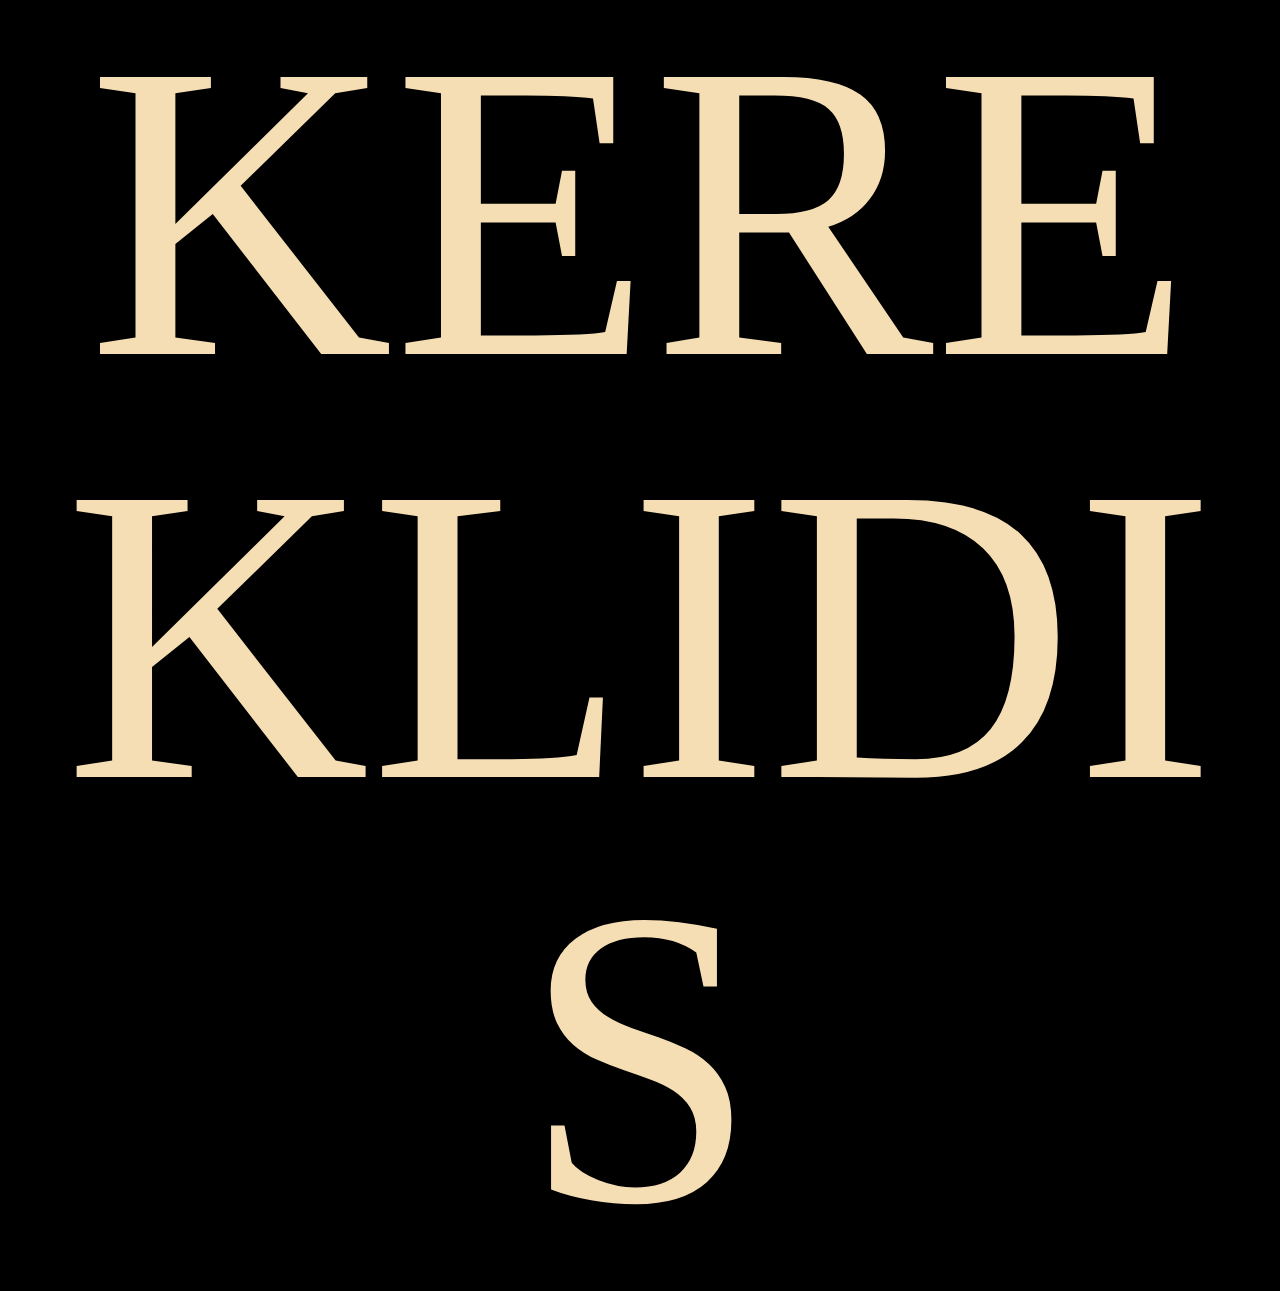
<file: index.html>
<!DOCTYPE html>
<html
  style="
    height: 100%;
    width: 100%;
    padding: 0;
    margin: 0;
    background-color: black;
  "
>
  <body style="height: 100%; width: 100%; padding: 0; margin: 0">
    <div
      style="
        height: 100%;
        color: wheat;
        line-height: 47dvh;
        font-size: 47dvh;
        word-wrap: break-word;
        text-align: center;
        margin: auto 0;
      "
    >
      KEREKLIDIS
    </div>
  </body>
</html>
</file>
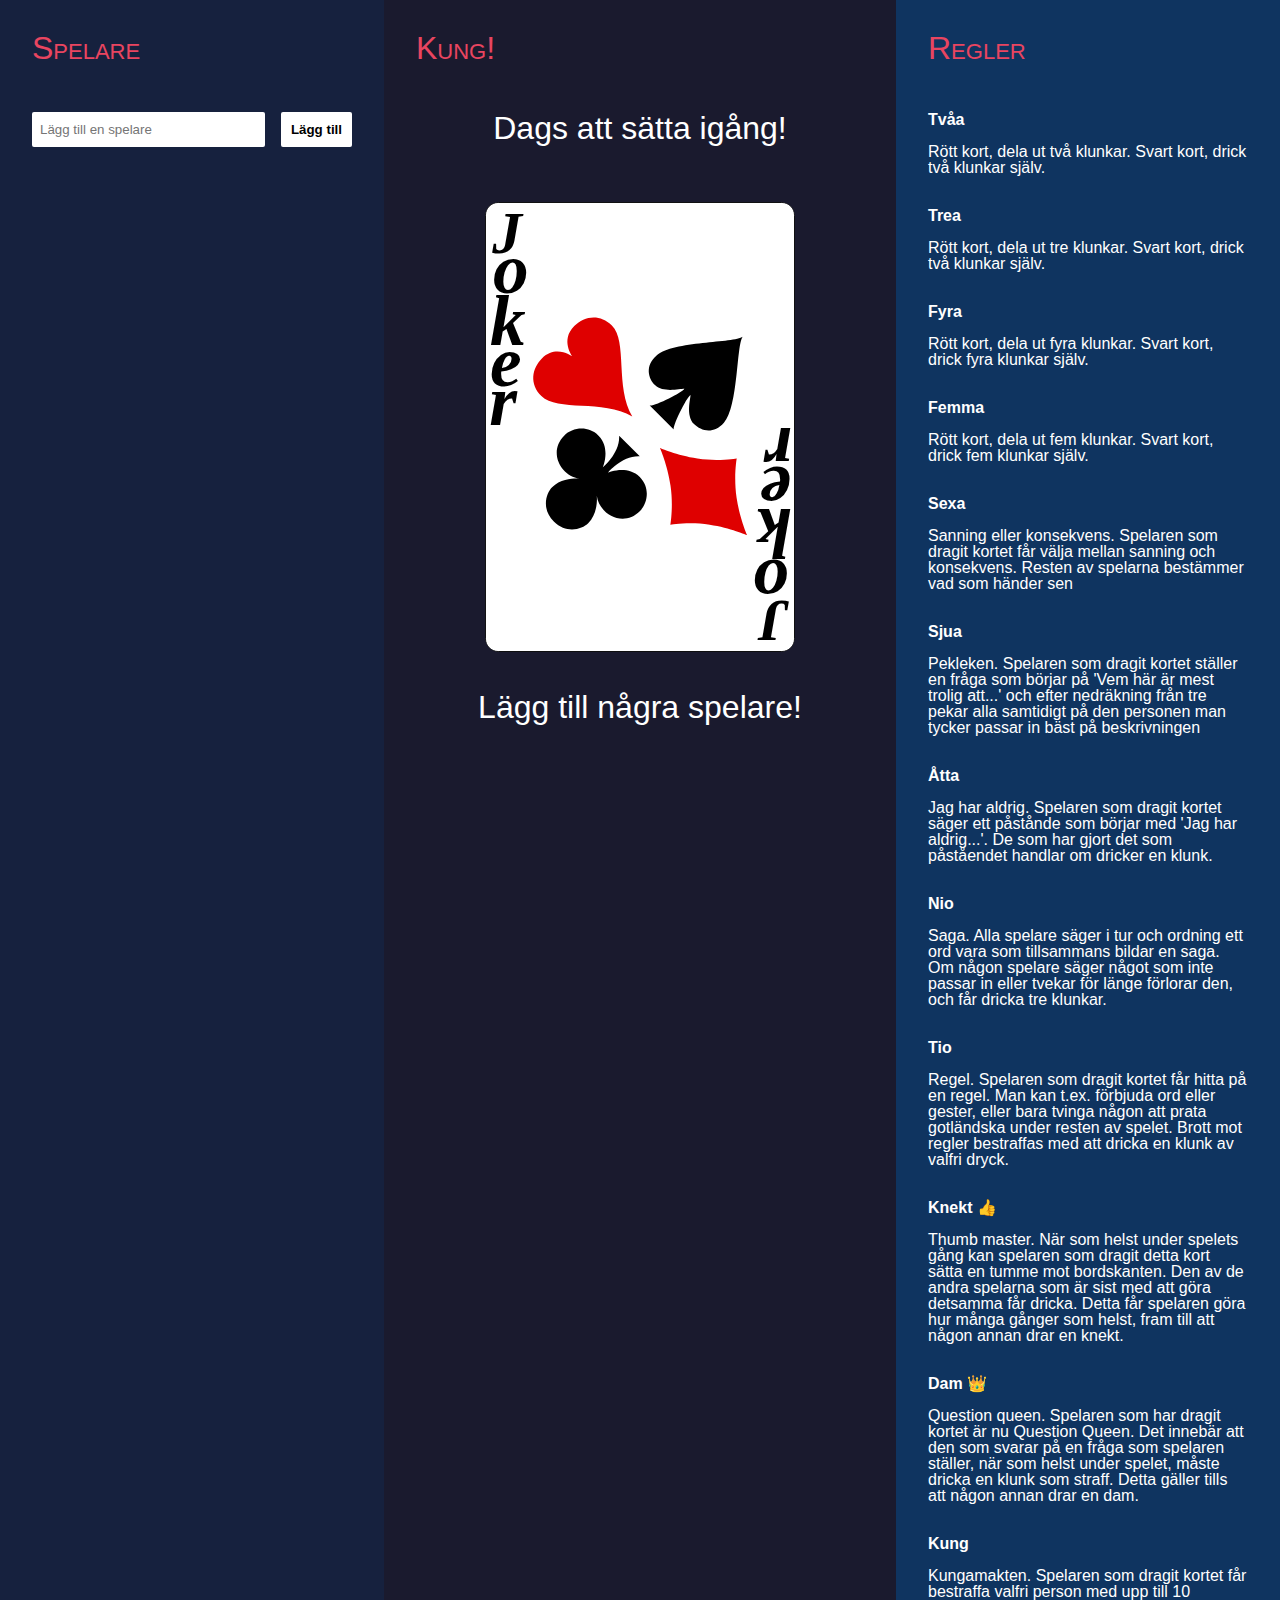
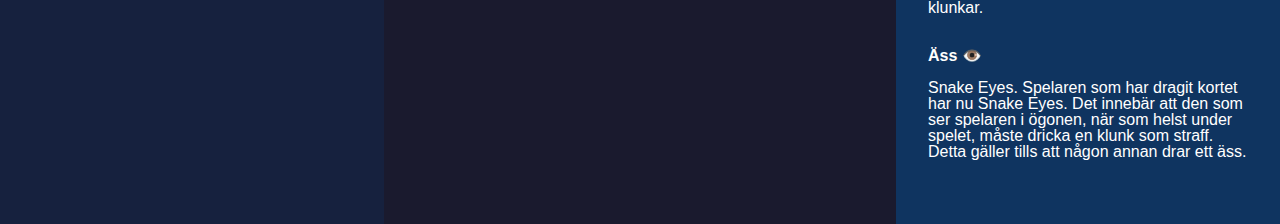
<file: kung/index.html>
<!DOCTYPE HTML>
<html>
<head>
  <meta charset="UTF-8">
  <title>Main</title>
  <link rel="stylesheet" href="main.css">
  <link rel="stylesheet" href="mobile.css">
  <style>body { padding: 0; margin: 0; }</style>
  <meta name="viewport" content="width=device-width,initial-scale=1.0">
</head>

<body>

<pre id="elm"></pre>

<script>
try {
(function(scope){
'use strict';

function F(arity, fun, wrapper) {
  wrapper.a = arity;
  wrapper.f = fun;
  return wrapper;
}

function F2(fun) {
  return F(2, fun, function(a) { return function(b) { return fun(a,b); }; })
}
function F3(fun) {
  return F(3, fun, function(a) {
    return function(b) { return function(c) { return fun(a, b, c); }; };
  });
}
function F4(fun) {
  return F(4, fun, function(a) { return function(b) { return function(c) {
    return function(d) { return fun(a, b, c, d); }; }; };
  });
}
function F5(fun) {
  return F(5, fun, function(a) { return function(b) { return function(c) {
    return function(d) { return function(e) { return fun(a, b, c, d, e); }; }; }; };
  });
}
function F6(fun) {
  return F(6, fun, function(a) { return function(b) { return function(c) {
    return function(d) { return function(e) { return function(f) {
    return fun(a, b, c, d, e, f); }; }; }; }; };
  });
}
function F7(fun) {
  return F(7, fun, function(a) { return function(b) { return function(c) {
    return function(d) { return function(e) { return function(f) {
    return function(g) { return fun(a, b, c, d, e, f, g); }; }; }; }; }; };
  });
}
function F8(fun) {
  return F(8, fun, function(a) { return function(b) { return function(c) {
    return function(d) { return function(e) { return function(f) {
    return function(g) { return function(h) {
    return fun(a, b, c, d, e, f, g, h); }; }; }; }; }; }; };
  });
}
function F9(fun) {
  return F(9, fun, function(a) { return function(b) { return function(c) {
    return function(d) { return function(e) { return function(f) {
    return function(g) { return function(h) { return function(i) {
    return fun(a, b, c, d, e, f, g, h, i); }; }; }; }; }; }; }; };
  });
}

function A2(fun, a, b) {
  return fun.a === 2 ? fun.f(a, b) : fun(a)(b);
}
function A3(fun, a, b, c) {
  return fun.a === 3 ? fun.f(a, b, c) : fun(a)(b)(c);
}
function A4(fun, a, b, c, d) {
  return fun.a === 4 ? fun.f(a, b, c, d) : fun(a)(b)(c)(d);
}
function A5(fun, a, b, c, d, e) {
  return fun.a === 5 ? fun.f(a, b, c, d, e) : fun(a)(b)(c)(d)(e);
}
function A6(fun, a, b, c, d, e, f) {
  return fun.a === 6 ? fun.f(a, b, c, d, e, f) : fun(a)(b)(c)(d)(e)(f);
}
function A7(fun, a, b, c, d, e, f, g) {
  return fun.a === 7 ? fun.f(a, b, c, d, e, f, g) : fun(a)(b)(c)(d)(e)(f)(g);
}
function A8(fun, a, b, c, d, e, f, g, h) {
  return fun.a === 8 ? fun.f(a, b, c, d, e, f, g, h) : fun(a)(b)(c)(d)(e)(f)(g)(h);
}
function A9(fun, a, b, c, d, e, f, g, h, i) {
  return fun.a === 9 ? fun.f(a, b, c, d, e, f, g, h, i) : fun(a)(b)(c)(d)(e)(f)(g)(h)(i);
}

console.warn('Compiled in DEV mode. Follow the advice at https://elm-lang.org/0.19.1/optimize for better performance and smaller assets.');


// EQUALITY

function _Utils_eq(x, y)
{
	for (
		var pair, stack = [], isEqual = _Utils_eqHelp(x, y, 0, stack);
		isEqual && (pair = stack.pop());
		isEqual = _Utils_eqHelp(pair.a, pair.b, 0, stack)
		)
	{}

	return isEqual;
}

function _Utils_eqHelp(x, y, depth, stack)
{
	if (x === y)
	{
		return true;
	}

	if (typeof x !== 'object' || x === null || y === null)
	{
		typeof x === 'function' && _Debug_crash(5);
		return false;
	}

	if (depth > 100)
	{
		stack.push(_Utils_Tuple2(x,y));
		return true;
	}

	/**/
	if (x.$ === 'Set_elm_builtin')
	{
		x = $elm$core$Set$toList(x);
		y = $elm$core$Set$toList(y);
	}
	if (x.$ === 'RBNode_elm_builtin' || x.$ === 'RBEmpty_elm_builtin')
	{
		x = $elm$core$Dict$toList(x);
		y = $elm$core$Dict$toList(y);
	}
	//*/

	/**_UNUSED/
	if (x.$ < 0)
	{
		x = $elm$core$Dict$toList(x);
		y = $elm$core$Dict$toList(y);
	}
	//*/

	for (var key in x)
	{
		if (!_Utils_eqHelp(x[key], y[key], depth + 1, stack))
		{
			return false;
		}
	}
	return true;
}

var _Utils_equal = F2(_Utils_eq);
var _Utils_notEqual = F2(function(a, b) { return !_Utils_eq(a,b); });



// COMPARISONS

// Code in Generate/JavaScript.hs, Basics.js, and List.js depends on
// the particular integer values assigned to LT, EQ, and GT.

function _Utils_cmp(x, y, ord)
{
	if (typeof x !== 'object')
	{
		return x === y ? /*EQ*/ 0 : x < y ? /*LT*/ -1 : /*GT*/ 1;
	}

	/**/
	if (x instanceof String)
	{
		var a = x.valueOf();
		var b = y.valueOf();
		return a === b ? 0 : a < b ? -1 : 1;
	}
	//*/

	/**_UNUSED/
	if (typeof x.$ === 'undefined')
	//*/
	/**/
	if (x.$[0] === '#')
	//*/
	{
		return (ord = _Utils_cmp(x.a, y.a))
			? ord
			: (ord = _Utils_cmp(x.b, y.b))
				? ord
				: _Utils_cmp(x.c, y.c);
	}

	// traverse conses until end of a list or a mismatch
	for (; x.b && y.b && !(ord = _Utils_cmp(x.a, y.a)); x = x.b, y = y.b) {} // WHILE_CONSES
	return ord || (x.b ? /*GT*/ 1 : y.b ? /*LT*/ -1 : /*EQ*/ 0);
}

var _Utils_lt = F2(function(a, b) { return _Utils_cmp(a, b) < 0; });
var _Utils_le = F2(function(a, b) { return _Utils_cmp(a, b) < 1; });
var _Utils_gt = F2(function(a, b) { return _Utils_cmp(a, b) > 0; });
var _Utils_ge = F2(function(a, b) { return _Utils_cmp(a, b) >= 0; });

var _Utils_compare = F2(function(x, y)
{
	var n = _Utils_cmp(x, y);
	return n < 0 ? $elm$core$Basics$LT : n ? $elm$core$Basics$GT : $elm$core$Basics$EQ;
});


// COMMON VALUES

var _Utils_Tuple0_UNUSED = 0;
var _Utils_Tuple0 = { $: '#0' };

function _Utils_Tuple2_UNUSED(a, b) { return { a: a, b: b }; }
function _Utils_Tuple2(a, b) { return { $: '#2', a: a, b: b }; }

function _Utils_Tuple3_UNUSED(a, b, c) { return { a: a, b: b, c: c }; }
function _Utils_Tuple3(a, b, c) { return { $: '#3', a: a, b: b, c: c }; }

function _Utils_chr_UNUSED(c) { return c; }
function _Utils_chr(c) { return new String(c); }


// RECORDS

function _Utils_update(oldRecord, updatedFields)
{
	var newRecord = {};

	for (var key in oldRecord)
	{
		newRecord[key] = oldRecord[key];
	}

	for (var key in updatedFields)
	{
		newRecord[key] = updatedFields[key];
	}

	return newRecord;
}


// APPEND

var _Utils_append = F2(_Utils_ap);

function _Utils_ap(xs, ys)
{
	// append Strings
	if (typeof xs === 'string')
	{
		return xs + ys;
	}

	// append Lists
	if (!xs.b)
	{
		return ys;
	}
	var root = _List_Cons(xs.a, ys);
	xs = xs.b
	for (var curr = root; xs.b; xs = xs.b) // WHILE_CONS
	{
		curr = curr.b = _List_Cons(xs.a, ys);
	}
	return root;
}



var _List_Nil_UNUSED = { $: 0 };
var _List_Nil = { $: '[]' };

function _List_Cons_UNUSED(hd, tl) { return { $: 1, a: hd, b: tl }; }
function _List_Cons(hd, tl) { return { $: '::', a: hd, b: tl }; }


var _List_cons = F2(_List_Cons);

function _List_fromArray(arr)
{
	var out = _List_Nil;
	for (var i = arr.length; i--; )
	{
		out = _List_Cons(arr[i], out);
	}
	return out;
}

function _List_toArray(xs)
{
	for (var out = []; xs.b; xs = xs.b) // WHILE_CONS
	{
		out.push(xs.a);
	}
	return out;
}

var _List_map2 = F3(function(f, xs, ys)
{
	for (var arr = []; xs.b && ys.b; xs = xs.b, ys = ys.b) // WHILE_CONSES
	{
		arr.push(A2(f, xs.a, ys.a));
	}
	return _List_fromArray(arr);
});

var _List_map3 = F4(function(f, xs, ys, zs)
{
	for (var arr = []; xs.b && ys.b && zs.b; xs = xs.b, ys = ys.b, zs = zs.b) // WHILE_CONSES
	{
		arr.push(A3(f, xs.a, ys.a, zs.a));
	}
	return _List_fromArray(arr);
});

var _List_map4 = F5(function(f, ws, xs, ys, zs)
{
	for (var arr = []; ws.b && xs.b && ys.b && zs.b; ws = ws.b, xs = xs.b, ys = ys.b, zs = zs.b) // WHILE_CONSES
	{
		arr.push(A4(f, ws.a, xs.a, ys.a, zs.a));
	}
	return _List_fromArray(arr);
});

var _List_map5 = F6(function(f, vs, ws, xs, ys, zs)
{
	for (var arr = []; vs.b && ws.b && xs.b && ys.b && zs.b; vs = vs.b, ws = ws.b, xs = xs.b, ys = ys.b, zs = zs.b) // WHILE_CONSES
	{
		arr.push(A5(f, vs.a, ws.a, xs.a, ys.a, zs.a));
	}
	return _List_fromArray(arr);
});

var _List_sortBy = F2(function(f, xs)
{
	return _List_fromArray(_List_toArray(xs).sort(function(a, b) {
		return _Utils_cmp(f(a), f(b));
	}));
});

var _List_sortWith = F2(function(f, xs)
{
	return _List_fromArray(_List_toArray(xs).sort(function(a, b) {
		var ord = A2(f, a, b);
		return ord === $elm$core$Basics$EQ ? 0 : ord === $elm$core$Basics$LT ? -1 : 1;
	}));
});



var _JsArray_empty = [];

function _JsArray_singleton(value)
{
    return [value];
}

function _JsArray_length(array)
{
    return array.length;
}

var _JsArray_initialize = F3(function(size, offset, func)
{
    var result = new Array(size);

    for (var i = 0; i < size; i++)
    {
        result[i] = func(offset + i);
    }

    return result;
});

var _JsArray_initializeFromList = F2(function (max, ls)
{
    var result = new Array(max);

    for (var i = 0; i < max && ls.b; i++)
    {
        result[i] = ls.a;
        ls = ls.b;
    }

    result.length = i;
    return _Utils_Tuple2(result, ls);
});

var _JsArray_unsafeGet = F2(function(index, array)
{
    return array[index];
});

var _JsArray_unsafeSet = F3(function(index, value, array)
{
    var length = array.length;
    var result = new Array(length);

    for (var i = 0; i < length; i++)
    {
        result[i] = array[i];
    }

    result[index] = value;
    return result;
});

var _JsArray_push = F2(function(value, array)
{
    var length = array.length;
    var result = new Array(length + 1);

    for (var i = 0; i < length; i++)
    {
        result[i] = array[i];
    }

    result[length] = value;
    return result;
});

var _JsArray_foldl = F3(function(func, acc, array)
{
    var length = array.length;

    for (var i = 0; i < length; i++)
    {
        acc = A2(func, array[i], acc);
    }

    return acc;
});

var _JsArray_foldr = F3(function(func, acc, array)
{
    for (var i = array.length - 1; i >= 0; i--)
    {
        acc = A2(func, array[i], acc);
    }

    return acc;
});

var _JsArray_map = F2(function(func, array)
{
    var length = array.length;
    var result = new Array(length);

    for (var i = 0; i < length; i++)
    {
        result[i] = func(array[i]);
    }

    return result;
});

var _JsArray_indexedMap = F3(function(func, offset, array)
{
    var length = array.length;
    var result = new Array(length);

    for (var i = 0; i < length; i++)
    {
        result[i] = A2(func, offset + i, array[i]);
    }

    return result;
});

var _JsArray_slice = F3(function(from, to, array)
{
    return array.slice(from, to);
});

var _JsArray_appendN = F3(function(n, dest, source)
{
    var destLen = dest.length;
    var itemsToCopy = n - destLen;

    if (itemsToCopy > source.length)
    {
        itemsToCopy = source.length;
    }

    var size = destLen + itemsToCopy;
    var result = new Array(size);

    for (var i = 0; i < destLen; i++)
    {
        result[i] = dest[i];
    }

    for (var i = 0; i < itemsToCopy; i++)
    {
        result[i + destLen] = source[i];
    }

    return result;
});



// LOG

var _Debug_log_UNUSED = F2(function(tag, value)
{
	return value;
});

var _Debug_log = F2(function(tag, value)
{
	console.log(tag + ': ' + _Debug_toString(value));
	return value;
});


// TODOS

function _Debug_todo(moduleName, region)
{
	return function(message) {
		_Debug_crash(8, moduleName, region, message);
	};
}

function _Debug_todoCase(moduleName, region, value)
{
	return function(message) {
		_Debug_crash(9, moduleName, region, value, message);
	};
}


// TO STRING

function _Debug_toString_UNUSED(value)
{
	return '<internals>';
}

function _Debug_toString(value)
{
	return _Debug_toAnsiString(false, value);
}

function _Debug_toAnsiString(ansi, value)
{
	if (typeof value === 'function')
	{
		return _Debug_internalColor(ansi, '<function>');
	}

	if (typeof value === 'boolean')
	{
		return _Debug_ctorColor(ansi, value ? 'True' : 'False');
	}

	if (typeof value === 'number')
	{
		return _Debug_numberColor(ansi, value + '');
	}

	if (value instanceof String)
	{
		return _Debug_charColor(ansi, "'" + _Debug_addSlashes(value, true) + "'");
	}

	if (typeof value === 'string')
	{
		return _Debug_stringColor(ansi, '"' + _Debug_addSlashes(value, false) + '"');
	}

	if (typeof value === 'object' && '$' in value)
	{
		var tag = value.$;

		if (typeof tag === 'number')
		{
			return _Debug_internalColor(ansi, '<internals>');
		}

		if (tag[0] === '#')
		{
			var output = [];
			for (var k in value)
			{
				if (k === '$') continue;
				output.push(_Debug_toAnsiString(ansi, value[k]));
			}
			return '(' + output.join(',') + ')';
		}

		if (tag === 'Set_elm_builtin')
		{
			return _Debug_ctorColor(ansi, 'Set')
				+ _Debug_fadeColor(ansi, '.fromList') + ' '
				+ _Debug_toAnsiString(ansi, $elm$core$Set$toList(value));
		}

		if (tag === 'RBNode_elm_builtin' || tag === 'RBEmpty_elm_builtin')
		{
			return _Debug_ctorColor(ansi, 'Dict')
				+ _Debug_fadeColor(ansi, '.fromList') + ' '
				+ _Debug_toAnsiString(ansi, $elm$core$Dict$toList(value));
		}

		if (tag === 'Array_elm_builtin')
		{
			return _Debug_ctorColor(ansi, 'Array')
				+ _Debug_fadeColor(ansi, '.fromList') + ' '
				+ _Debug_toAnsiString(ansi, $elm$core$Array$toList(value));
		}

		if (tag === '::' || tag === '[]')
		{
			var output = '[';

			value.b && (output += _Debug_toAnsiString(ansi, value.a), value = value.b)

			for (; value.b; value = value.b) // WHILE_CONS
			{
				output += ',' + _Debug_toAnsiString(ansi, value.a);
			}
			return output + ']';
		}

		var output = '';
		for (var i in value)
		{
			if (i === '$') continue;
			var str = _Debug_toAnsiString(ansi, value[i]);
			var c0 = str[0];
			var parenless = c0 === '{' || c0 === '(' || c0 === '[' || c0 === '<' || c0 === '"' || str.indexOf(' ') < 0;
			output += ' ' + (parenless ? str : '(' + str + ')');
		}
		return _Debug_ctorColor(ansi, tag) + output;
	}

	if (typeof DataView === 'function' && value instanceof DataView)
	{
		return _Debug_stringColor(ansi, '<' + value.byteLength + ' bytes>');
	}

	if (typeof File !== 'undefined' && value instanceof File)
	{
		return _Debug_internalColor(ansi, '<' + value.name + '>');
	}

	if (typeof value === 'object')
	{
		var output = [];
		for (var key in value)
		{
			var field = key[0] === '_' ? key.slice(1) : key;
			output.push(_Debug_fadeColor(ansi, field) + ' = ' + _Debug_toAnsiString(ansi, value[key]));
		}
		if (output.length === 0)
		{
			return '{}';
		}
		return '{ ' + output.join(', ') + ' }';
	}

	return _Debug_internalColor(ansi, '<internals>');
}

function _Debug_addSlashes(str, isChar)
{
	var s = str
		.replace(/\\/g, '\\\\')
		.replace(/\n/g, '\\n')
		.replace(/\t/g, '\\t')
		.replace(/\r/g, '\\r')
		.replace(/\v/g, '\\v')
		.replace(/\0/g, '\\0');

	if (isChar)
	{
		return s.replace(/\'/g, '\\\'');
	}
	else
	{
		return s.replace(/\"/g, '\\"');
	}
}

function _Debug_ctorColor(ansi, string)
{
	return ansi ? '\x1b[96m' + string + '\x1b[0m' : string;
}

function _Debug_numberColor(ansi, string)
{
	return ansi ? '\x1b[95m' + string + '\x1b[0m' : string;
}

function _Debug_stringColor(ansi, string)
{
	return ansi ? '\x1b[93m' + string + '\x1b[0m' : string;
}

function _Debug_charColor(ansi, string)
{
	return ansi ? '\x1b[92m' + string + '\x1b[0m' : string;
}

function _Debug_fadeColor(ansi, string)
{
	return ansi ? '\x1b[37m' + string + '\x1b[0m' : string;
}

function _Debug_internalColor(ansi, string)
{
	return ansi ? '\x1b[36m' + string + '\x1b[0m' : string;
}

function _Debug_toHexDigit(n)
{
	return String.fromCharCode(n < 10 ? 48 + n : 55 + n);
}


// CRASH


function _Debug_crash_UNUSED(identifier)
{
	throw new Error('https://github.com/elm/core/blob/1.0.0/hints/' + identifier + '.md');
}


function _Debug_crash(identifier, fact1, fact2, fact3, fact4)
{
	switch(identifier)
	{
		case 0:
			throw new Error('What node should I take over? In JavaScript I need something like:\n\n    Elm.Main.init({\n        node: document.getElementById("elm-node")\n    })\n\nYou need to do this with any Browser.sandbox or Browser.element program.');

		case 1:
			throw new Error('Browser.application programs cannot handle URLs like this:\n\n    ' + document.location.href + '\n\nWhat is the root? The root of your file system? Try looking at this program with `elm reactor` or some other server.');

		case 2:
			var jsonErrorString = fact1;
			throw new Error('Problem with the flags given to your Elm program on initialization.\n\n' + jsonErrorString);

		case 3:
			var portName = fact1;
			throw new Error('There can only be one port named `' + portName + '`, but your program has multiple.');

		case 4:
			var portName = fact1;
			var problem = fact2;
			throw new Error('Trying to send an unexpected type of value through port `' + portName + '`:\n' + problem);

		case 5:
			throw new Error('Trying to use `(==)` on functions.\nThere is no way to know if functions are "the same" in the Elm sense.\nRead more about this at https://package.elm-lang.org/packages/elm/core/latest/Basics#== which describes why it is this way and what the better version will look like.');

		case 6:
			var moduleName = fact1;
			throw new Error('Your page is loading multiple Elm scripts with a module named ' + moduleName + '. Maybe a duplicate script is getting loaded accidentally? If not, rename one of them so I know which is which!');

		case 8:
			var moduleName = fact1;
			var region = fact2;
			var message = fact3;
			throw new Error('TODO in module `' + moduleName + '` ' + _Debug_regionToString(region) + '\n\n' + message);

		case 9:
			var moduleName = fact1;
			var region = fact2;
			var value = fact3;
			var message = fact4;
			throw new Error(
				'TODO in module `' + moduleName + '` from the `case` expression '
				+ _Debug_regionToString(region) + '\n\nIt received the following value:\n\n    '
				+ _Debug_toString(value).replace('\n', '\n    ')
				+ '\n\nBut the branch that handles it says:\n\n    ' + message.replace('\n', '\n    ')
			);

		case 10:
			throw new Error('Bug in https://github.com/elm/virtual-dom/issues');

		case 11:
			throw new Error('Cannot perform mod 0. Division by zero error.');
	}
}

function _Debug_regionToString(region)
{
	if (region.start.line === region.end.line)
	{
		return 'on line ' + region.start.line;
	}
	return 'on lines ' + region.start.line + ' through ' + region.end.line;
}



// MATH

var _Basics_add = F2(function(a, b) { return a + b; });
var _Basics_sub = F2(function(a, b) { return a - b; });
var _Basics_mul = F2(function(a, b) { return a * b; });
var _Basics_fdiv = F2(function(a, b) { return a / b; });
var _Basics_idiv = F2(function(a, b) { return (a / b) | 0; });
var _Basics_pow = F2(Math.pow);

var _Basics_remainderBy = F2(function(b, a) { return a % b; });

// https://www.microsoft.com/en-us/research/wp-content/uploads/2016/02/divmodnote-letter.pdf
var _Basics_modBy = F2(function(modulus, x)
{
	var answer = x % modulus;
	return modulus === 0
		? _Debug_crash(11)
		:
	((answer > 0 && modulus < 0) || (answer < 0 && modulus > 0))
		? answer + modulus
		: answer;
});


// TRIGONOMETRY

var _Basics_pi = Math.PI;
var _Basics_e = Math.E;
var _Basics_cos = Math.cos;
var _Basics_sin = Math.sin;
var _Basics_tan = Math.tan;
var _Basics_acos = Math.acos;
var _Basics_asin = Math.asin;
var _Basics_atan = Math.atan;
var _Basics_atan2 = F2(Math.atan2);


// MORE MATH

function _Basics_toFloat(x) { return x; }
function _Basics_truncate(n) { return n | 0; }
function _Basics_isInfinite(n) { return n === Infinity || n === -Infinity; }

var _Basics_ceiling = Math.ceil;
var _Basics_floor = Math.floor;
var _Basics_round = Math.round;
var _Basics_sqrt = Math.sqrt;
var _Basics_log = Math.log;
var _Basics_isNaN = isNaN;


// BOOLEANS

function _Basics_not(bool) { return !bool; }
var _Basics_and = F2(function(a, b) { return a && b; });
var _Basics_or  = F2(function(a, b) { return a || b; });
var _Basics_xor = F2(function(a, b) { return a !== b; });



var _String_cons = F2(function(chr, str)
{
	return chr + str;
});

function _String_uncons(string)
{
	var word = string.charCodeAt(0);
	return !isNaN(word)
		? $elm$core$Maybe$Just(
			0xD800 <= word && word <= 0xDBFF
				? _Utils_Tuple2(_Utils_chr(string[0] + string[1]), string.slice(2))
				: _Utils_Tuple2(_Utils_chr(string[0]), string.slice(1))
		)
		: $elm$core$Maybe$Nothing;
}

var _String_append = F2(function(a, b)
{
	return a + b;
});

function _String_length(str)
{
	return str.length;
}

var _String_map = F2(function(func, string)
{
	var len = string.length;
	var array = new Array(len);
	var i = 0;
	while (i < len)
	{
		var word = string.charCodeAt(i);
		if (0xD800 <= word && word <= 0xDBFF)
		{
			array[i] = func(_Utils_chr(string[i] + string[i+1]));
			i += 2;
			continue;
		}
		array[i] = func(_Utils_chr(string[i]));
		i++;
	}
	return array.join('');
});

var _String_filter = F2(function(isGood, str)
{
	var arr = [];
	var len = str.length;
	var i = 0;
	while (i < len)
	{
		var char = str[i];
		var word = str.charCodeAt(i);
		i++;
		if (0xD800 <= word && word <= 0xDBFF)
		{
			char += str[i];
			i++;
		}

		if (isGood(_Utils_chr(char)))
		{
			arr.push(char);
		}
	}
	return arr.join('');
});

function _String_reverse(str)
{
	var len = str.length;
	var arr = new Array(len);
	var i = 0;
	while (i < len)
	{
		var word = str.charCodeAt(i);
		if (0xD800 <= word && word <= 0xDBFF)
		{
			arr[len - i] = str[i + 1];
			i++;
			arr[len - i] = str[i - 1];
			i++;
		}
		else
		{
			arr[len - i] = str[i];
			i++;
		}
	}
	return arr.join('');
}

var _String_foldl = F3(function(func, state, string)
{
	var len = string.length;
	var i = 0;
	while (i < len)
	{
		var char = string[i];
		var word = string.charCodeAt(i);
		i++;
		if (0xD800 <= word && word <= 0xDBFF)
		{
			char += string[i];
			i++;
		}
		state = A2(func, _Utils_chr(char), state);
	}
	return state;
});

var _String_foldr = F3(function(func, state, string)
{
	var i = string.length;
	while (i--)
	{
		var char = string[i];
		var word = string.charCodeAt(i);
		if (0xDC00 <= word && word <= 0xDFFF)
		{
			i--;
			char = string[i] + char;
		}
		state = A2(func, _Utils_chr(char), state);
	}
	return state;
});

var _String_split = F2(function(sep, str)
{
	return str.split(sep);
});

var _String_join = F2(function(sep, strs)
{
	return strs.join(sep);
});

var _String_slice = F3(function(start, end, str) {
	return str.slice(start, end);
});

function _String_trim(str)
{
	return str.trim();
}

function _String_trimLeft(str)
{
	return str.replace(/^\s+/, '');
}

function _String_trimRight(str)
{
	return str.replace(/\s+$/, '');
}

function _String_words(str)
{
	return _List_fromArray(str.trim().split(/\s+/g));
}

function _String_lines(str)
{
	return _List_fromArray(str.split(/\r\n|\r|\n/g));
}

function _String_toUpper(str)
{
	return str.toUpperCase();
}

function _String_toLower(str)
{
	return str.toLowerCase();
}

var _String_any = F2(function(isGood, string)
{
	var i = string.length;
	while (i--)
	{
		var char = string[i];
		var word = string.charCodeAt(i);
		if (0xDC00 <= word && word <= 0xDFFF)
		{
			i--;
			char = string[i] + char;
		}
		if (isGood(_Utils_chr(char)))
		{
			return true;
		}
	}
	return false;
});

var _String_all = F2(function(isGood, string)
{
	var i = string.length;
	while (i--)
	{
		var char = string[i];
		var word = string.charCodeAt(i);
		if (0xDC00 <= word && word <= 0xDFFF)
		{
			i--;
			char = string[i] + char;
		}
		if (!isGood(_Utils_chr(char)))
		{
			return false;
		}
	}
	return true;
});

var _String_contains = F2(function(sub, str)
{
	return str.indexOf(sub) > -1;
});

var _String_startsWith = F2(function(sub, str)
{
	return str.indexOf(sub) === 0;
});

var _String_endsWith = F2(function(sub, str)
{
	return str.length >= sub.length &&
		str.lastIndexOf(sub) === str.length - sub.length;
});

var _String_indexes = F2(function(sub, str)
{
	var subLen = sub.length;

	if (subLen < 1)
	{
		return _List_Nil;
	}

	var i = 0;
	var is = [];

	while ((i = str.indexOf(sub, i)) > -1)
	{
		is.push(i);
		i = i + subLen;
	}

	return _List_fromArray(is);
});


// TO STRING

function _String_fromNumber(number)
{
	return number + '';
}


// INT CONVERSIONS

function _String_toInt(str)
{
	var total = 0;
	var code0 = str.charCodeAt(0);
	var start = code0 == 0x2B /* + */ || code0 == 0x2D /* - */ ? 1 : 0;

	for (var i = start; i < str.length; ++i)
	{
		var code = str.charCodeAt(i);
		if (code < 0x30 || 0x39 < code)
		{
			return $elm$core$Maybe$Nothing;
		}
		total = 10 * total + code - 0x30;
	}

	return i == start
		? $elm$core$Maybe$Nothing
		: $elm$core$Maybe$Just(code0 == 0x2D ? -total : total);
}


// FLOAT CONVERSIONS

function _String_toFloat(s)
{
	// check if it is a hex, octal, or binary number
	if (s.length === 0 || /[\sxbo]/.test(s))
	{
		return $elm$core$Maybe$Nothing;
	}
	var n = +s;
	// faster isNaN check
	return n === n ? $elm$core$Maybe$Just(n) : $elm$core$Maybe$Nothing;
}

function _String_fromList(chars)
{
	return _List_toArray(chars).join('');
}




function _Char_toCode(char)
{
	var code = char.charCodeAt(0);
	if (0xD800 <= code && code <= 0xDBFF)
	{
		return (code - 0xD800) * 0x400 + char.charCodeAt(1) - 0xDC00 + 0x10000
	}
	return code;
}

function _Char_fromCode(code)
{
	return _Utils_chr(
		(code < 0 || 0x10FFFF < code)
			? '\uFFFD'
			:
		(code <= 0xFFFF)
			? String.fromCharCode(code)
			:
		(code -= 0x10000,
			String.fromCharCode(Math.floor(code / 0x400) + 0xD800, code % 0x400 + 0xDC00)
		)
	);
}

function _Char_toUpper(char)
{
	return _Utils_chr(char.toUpperCase());
}

function _Char_toLower(char)
{
	return _Utils_chr(char.toLowerCase());
}

function _Char_toLocaleUpper(char)
{
	return _Utils_chr(char.toLocaleUpperCase());
}

function _Char_toLocaleLower(char)
{
	return _Utils_chr(char.toLocaleLowerCase());
}



/**/
function _Json_errorToString(error)
{
	return $elm$json$Json$Decode$errorToString(error);
}
//*/


// CORE DECODERS

function _Json_succeed(msg)
{
	return {
		$: 0,
		a: msg
	};
}

function _Json_fail(msg)
{
	return {
		$: 1,
		a: msg
	};
}

function _Json_decodePrim(decoder)
{
	return { $: 2, b: decoder };
}

var _Json_decodeInt = _Json_decodePrim(function(value) {
	return (typeof value !== 'number')
		? _Json_expecting('an INT', value)
		:
	(-2147483647 < value && value < 2147483647 && (value | 0) === value)
		? $elm$core$Result$Ok(value)
		:
	(isFinite(value) && !(value % 1))
		? $elm$core$Result$Ok(value)
		: _Json_expecting('an INT', value);
});

var _Json_decodeBool = _Json_decodePrim(function(value) {
	return (typeof value === 'boolean')
		? $elm$core$Result$Ok(value)
		: _Json_expecting('a BOOL', value);
});

var _Json_decodeFloat = _Json_decodePrim(function(value) {
	return (typeof value === 'number')
		? $elm$core$Result$Ok(value)
		: _Json_expecting('a FLOAT', value);
});

var _Json_decodeValue = _Json_decodePrim(function(value) {
	return $elm$core$Result$Ok(_Json_wrap(value));
});

var _Json_decodeString = _Json_decodePrim(function(value) {
	return (typeof value === 'string')
		? $elm$core$Result$Ok(value)
		: (value instanceof String)
			? $elm$core$Result$Ok(value + '')
			: _Json_expecting('a STRING', value);
});

function _Json_decodeList(decoder) { return { $: 3, b: decoder }; }
function _Json_decodeArray(decoder) { return { $: 4, b: decoder }; }

function _Json_decodeNull(value) { return { $: 5, c: value }; }

var _Json_decodeField = F2(function(field, decoder)
{
	return {
		$: 6,
		d: field,
		b: decoder
	};
});

var _Json_decodeIndex = F2(function(index, decoder)
{
	return {
		$: 7,
		e: index,
		b: decoder
	};
});

function _Json_decodeKeyValuePairs(decoder)
{
	return {
		$: 8,
		b: decoder
	};
}

function _Json_mapMany(f, decoders)
{
	return {
		$: 9,
		f: f,
		g: decoders
	};
}

var _Json_andThen = F2(function(callback, decoder)
{
	return {
		$: 10,
		b: decoder,
		h: callback
	};
});

function _Json_oneOf(decoders)
{
	return {
		$: 11,
		g: decoders
	};
}


// DECODING OBJECTS

var _Json_map1 = F2(function(f, d1)
{
	return _Json_mapMany(f, [d1]);
});

var _Json_map2 = F3(function(f, d1, d2)
{
	return _Json_mapMany(f, [d1, d2]);
});

var _Json_map3 = F4(function(f, d1, d2, d3)
{
	return _Json_mapMany(f, [d1, d2, d3]);
});

var _Json_map4 = F5(function(f, d1, d2, d3, d4)
{
	return _Json_mapMany(f, [d1, d2, d3, d4]);
});

var _Json_map5 = F6(function(f, d1, d2, d3, d4, d5)
{
	return _Json_mapMany(f, [d1, d2, d3, d4, d5]);
});

var _Json_map6 = F7(function(f, d1, d2, d3, d4, d5, d6)
{
	return _Json_mapMany(f, [d1, d2, d3, d4, d5, d6]);
});

var _Json_map7 = F8(function(f, d1, d2, d3, d4, d5, d6, d7)
{
	return _Json_mapMany(f, [d1, d2, d3, d4, d5, d6, d7]);
});

var _Json_map8 = F9(function(f, d1, d2, d3, d4, d5, d6, d7, d8)
{
	return _Json_mapMany(f, [d1, d2, d3, d4, d5, d6, d7, d8]);
});


// DECODE

var _Json_runOnString = F2(function(decoder, string)
{
	try
	{
		var value = JSON.parse(string);
		return _Json_runHelp(decoder, value);
	}
	catch (e)
	{
		return $elm$core$Result$Err(A2($elm$json$Json$Decode$Failure, 'This is not valid JSON! ' + e.message, _Json_wrap(string)));
	}
});

var _Json_run = F2(function(decoder, value)
{
	return _Json_runHelp(decoder, _Json_unwrap(value));
});

function _Json_runHelp(decoder, value)
{
	switch (decoder.$)
	{
		case 2:
			return decoder.b(value);

		case 5:
			return (value === null)
				? $elm$core$Result$Ok(decoder.c)
				: _Json_expecting('null', value);

		case 3:
			if (!_Json_isArray(value))
			{
				return _Json_expecting('a LIST', value);
			}
			return _Json_runArrayDecoder(decoder.b, value, _List_fromArray);

		case 4:
			if (!_Json_isArray(value))
			{
				return _Json_expecting('an ARRAY', value);
			}
			return _Json_runArrayDecoder(decoder.b, value, _Json_toElmArray);

		case 6:
			var field = decoder.d;
			if (typeof value !== 'object' || value === null || !(field in value))
			{
				return _Json_expecting('an OBJECT with a field named `' + field + '`', value);
			}
			var result = _Json_runHelp(decoder.b, value[field]);
			return ($elm$core$Result$isOk(result)) ? result : $elm$core$Result$Err(A2($elm$json$Json$Decode$Field, field, result.a));

		case 7:
			var index = decoder.e;
			if (!_Json_isArray(value))
			{
				return _Json_expecting('an ARRAY', value);
			}
			if (index >= value.length)
			{
				return _Json_expecting('a LONGER array. Need index ' + index + ' but only see ' + value.length + ' entries', value);
			}
			var result = _Json_runHelp(decoder.b, value[index]);
			return ($elm$core$Result$isOk(result)) ? result : $elm$core$Result$Err(A2($elm$json$Json$Decode$Index, index, result.a));

		case 8:
			if (typeof value !== 'object' || value === null || _Json_isArray(value))
			{
				return _Json_expecting('an OBJECT', value);
			}

			var keyValuePairs = _List_Nil;
			// TODO test perf of Object.keys and switch when support is good enough
			for (var key in value)
			{
				if (value.hasOwnProperty(key))
				{
					var result = _Json_runHelp(decoder.b, value[key]);
					if (!$elm$core$Result$isOk(result))
					{
						return $elm$core$Result$Err(A2($elm$json$Json$Decode$Field, key, result.a));
					}
					keyValuePairs = _List_Cons(_Utils_Tuple2(key, result.a), keyValuePairs);
				}
			}
			return $elm$core$Result$Ok($elm$core$List$reverse(keyValuePairs));

		case 9:
			var answer = decoder.f;
			var decoders = decoder.g;
			for (var i = 0; i < decoders.length; i++)
			{
				var result = _Json_runHelp(decoders[i], value);
				if (!$elm$core$Result$isOk(result))
				{
					return result;
				}
				answer = answer(result.a);
			}
			return $elm$core$Result$Ok(answer);

		case 10:
			var result = _Json_runHelp(decoder.b, value);
			return (!$elm$core$Result$isOk(result))
				? result
				: _Json_runHelp(decoder.h(result.a), value);

		case 11:
			var errors = _List_Nil;
			for (var temp = decoder.g; temp.b; temp = temp.b) // WHILE_CONS
			{
				var result = _Json_runHelp(temp.a, value);
				if ($elm$core$Result$isOk(result))
				{
					return result;
				}
				errors = _List_Cons(result.a, errors);
			}
			return $elm$core$Result$Err($elm$json$Json$Decode$OneOf($elm$core$List$reverse(errors)));

		case 1:
			return $elm$core$Result$Err(A2($elm$json$Json$Decode$Failure, decoder.a, _Json_wrap(value)));

		case 0:
			return $elm$core$Result$Ok(decoder.a);
	}
}

function _Json_runArrayDecoder(decoder, value, toElmValue)
{
	var len = value.length;
	var array = new Array(len);
	for (var i = 0; i < len; i++)
	{
		var result = _Json_runHelp(decoder, value[i]);
		if (!$elm$core$Result$isOk(result))
		{
			return $elm$core$Result$Err(A2($elm$json$Json$Decode$Index, i, result.a));
		}
		array[i] = result.a;
	}
	return $elm$core$Result$Ok(toElmValue(array));
}

function _Json_isArray(value)
{
	return Array.isArray(value) || (typeof FileList === 'function' && value instanceof FileList);
}

function _Json_toElmArray(array)
{
	return A2($elm$core$Array$initialize, array.length, function(i) { return array[i]; });
}

function _Json_expecting(type, value)
{
	return $elm$core$Result$Err(A2($elm$json$Json$Decode$Failure, 'Expecting ' + type, _Json_wrap(value)));
}


// EQUALITY

function _Json_equality(x, y)
{
	if (x === y)
	{
		return true;
	}

	if (x.$ !== y.$)
	{
		return false;
	}

	switch (x.$)
	{
		case 0:
		case 1:
			return x.a === y.a;

		case 2:
			return x.b === y.b;

		case 5:
			return x.c === y.c;

		case 3:
		case 4:
		case 8:
			return _Json_equality(x.b, y.b);

		case 6:
			return x.d === y.d && _Json_equality(x.b, y.b);

		case 7:
			return x.e === y.e && _Json_equality(x.b, y.b);

		case 9:
			return x.f === y.f && _Json_listEquality(x.g, y.g);

		case 10:
			return x.h === y.h && _Json_equality(x.b, y.b);

		case 11:
			return _Json_listEquality(x.g, y.g);
	}
}

function _Json_listEquality(aDecoders, bDecoders)
{
	var len = aDecoders.length;
	if (len !== bDecoders.length)
	{
		return false;
	}
	for (var i = 0; i < len; i++)
	{
		if (!_Json_equality(aDecoders[i], bDecoders[i]))
		{
			return false;
		}
	}
	return true;
}


// ENCODE

var _Json_encode = F2(function(indentLevel, value)
{
	return JSON.stringify(_Json_unwrap(value), null, indentLevel) + '';
});

function _Json_wrap(value) { return { $: 0, a: value }; }
function _Json_unwrap(value) { return value.a; }

function _Json_wrap_UNUSED(value) { return value; }
function _Json_unwrap_UNUSED(value) { return value; }

function _Json_emptyArray() { return []; }
function _Json_emptyObject() { return {}; }

var _Json_addField = F3(function(key, value, object)
{
	object[key] = _Json_unwrap(value);
	return object;
});

function _Json_addEntry(func)
{
	return F2(function(entry, array)
	{
		array.push(_Json_unwrap(func(entry)));
		return array;
	});
}

var _Json_encodeNull = _Json_wrap(null);



// TASKS

function _Scheduler_succeed(value)
{
	return {
		$: 0,
		a: value
	};
}

function _Scheduler_fail(error)
{
	return {
		$: 1,
		a: error
	};
}

function _Scheduler_binding(callback)
{
	return {
		$: 2,
		b: callback,
		c: null
	};
}

var _Scheduler_andThen = F2(function(callback, task)
{
	return {
		$: 3,
		b: callback,
		d: task
	};
});

var _Scheduler_onError = F2(function(callback, task)
{
	return {
		$: 4,
		b: callback,
		d: task
	};
});

function _Scheduler_receive(callback)
{
	return {
		$: 5,
		b: callback
	};
}


// PROCESSES

var _Scheduler_guid = 0;

function _Scheduler_rawSpawn(task)
{
	var proc = {
		$: 0,
		e: _Scheduler_guid++,
		f: task,
		g: null,
		h: []
	};

	_Scheduler_enqueue(proc);

	return proc;
}

function _Scheduler_spawn(task)
{
	return _Scheduler_binding(function(callback) {
		callback(_Scheduler_succeed(_Scheduler_rawSpawn(task)));
	});
}

function _Scheduler_rawSend(proc, msg)
{
	proc.h.push(msg);
	_Scheduler_enqueue(proc);
}

var _Scheduler_send = F2(function(proc, msg)
{
	return _Scheduler_binding(function(callback) {
		_Scheduler_rawSend(proc, msg);
		callback(_Scheduler_succeed(_Utils_Tuple0));
	});
});

function _Scheduler_kill(proc)
{
	return _Scheduler_binding(function(callback) {
		var task = proc.f;
		if (task.$ === 2 && task.c)
		{
			task.c();
		}

		proc.f = null;

		callback(_Scheduler_succeed(_Utils_Tuple0));
	});
}


/* STEP PROCESSES

type alias Process =
  { $ : tag
  , id : unique_id
  , root : Task
  , stack : null | { $: SUCCEED | FAIL, a: callback, b: stack }
  , mailbox : [msg]
  }

*/


var _Scheduler_working = false;
var _Scheduler_queue = [];


function _Scheduler_enqueue(proc)
{
	_Scheduler_queue.push(proc);
	if (_Scheduler_working)
	{
		return;
	}
	_Scheduler_working = true;
	while (proc = _Scheduler_queue.shift())
	{
		_Scheduler_step(proc);
	}
	_Scheduler_working = false;
}


function _Scheduler_step(proc)
{
	while (proc.f)
	{
		var rootTag = proc.f.$;
		if (rootTag === 0 || rootTag === 1)
		{
			while (proc.g && proc.g.$ !== rootTag)
			{
				proc.g = proc.g.i;
			}
			if (!proc.g)
			{
				return;
			}
			proc.f = proc.g.b(proc.f.a);
			proc.g = proc.g.i;
		}
		else if (rootTag === 2)
		{
			proc.f.c = proc.f.b(function(newRoot) {
				proc.f = newRoot;
				_Scheduler_enqueue(proc);
			});
			return;
		}
		else if (rootTag === 5)
		{
			if (proc.h.length === 0)
			{
				return;
			}
			proc.f = proc.f.b(proc.h.shift());
		}
		else // if (rootTag === 3 || rootTag === 4)
		{
			proc.g = {
				$: rootTag === 3 ? 0 : 1,
				b: proc.f.b,
				i: proc.g
			};
			proc.f = proc.f.d;
		}
	}
}



function _Process_sleep(time)
{
	return _Scheduler_binding(function(callback) {
		var id = setTimeout(function() {
			callback(_Scheduler_succeed(_Utils_Tuple0));
		}, time);

		return function() { clearTimeout(id); };
	});
}




// PROGRAMS


var _Platform_worker = F4(function(impl, flagDecoder, debugMetadata, args)
{
	return _Platform_initialize(
		flagDecoder,
		args,
		impl.init,
		impl.update,
		impl.subscriptions,
		function() { return function() {} }
	);
});



// INITIALIZE A PROGRAM


function _Platform_initialize(flagDecoder, args, init, update, subscriptions, stepperBuilder)
{
	var result = A2(_Json_run, flagDecoder, _Json_wrap(args ? args['flags'] : undefined));
	$elm$core$Result$isOk(result) || _Debug_crash(2 /**/, _Json_errorToString(result.a) /**/);
	var managers = {};
	result = init(result.a);
	var model = result.a;
	var stepper = stepperBuilder(sendToApp, model);
	var ports = _Platform_setupEffects(managers, sendToApp);

	function sendToApp(msg, viewMetadata)
	{
		result = A2(update, msg, model);
		stepper(model = result.a, viewMetadata);
		_Platform_enqueueEffects(managers, result.b, subscriptions(model));
	}

	_Platform_enqueueEffects(managers, result.b, subscriptions(model));

	return ports ? { ports: ports } : {};
}



// TRACK PRELOADS
//
// This is used by code in elm/browser and elm/http
// to register any HTTP requests that are triggered by init.
//


var _Platform_preload;


function _Platform_registerPreload(url)
{
	_Platform_preload.add(url);
}



// EFFECT MANAGERS


var _Platform_effectManagers = {};


function _Platform_setupEffects(managers, sendToApp)
{
	var ports;

	// setup all necessary effect managers
	for (var key in _Platform_effectManagers)
	{
		var manager = _Platform_effectManagers[key];

		if (manager.a)
		{
			ports = ports || {};
			ports[key] = manager.a(key, sendToApp);
		}

		managers[key] = _Platform_instantiateManager(manager, sendToApp);
	}

	return ports;
}


function _Platform_createManager(init, onEffects, onSelfMsg, cmdMap, subMap)
{
	return {
		b: init,
		c: onEffects,
		d: onSelfMsg,
		e: cmdMap,
		f: subMap
	};
}


function _Platform_instantiateManager(info, sendToApp)
{
	var router = {
		g: sendToApp,
		h: undefined
	};

	var onEffects = info.c;
	var onSelfMsg = info.d;
	var cmdMap = info.e;
	var subMap = info.f;

	function loop(state)
	{
		return A2(_Scheduler_andThen, loop, _Scheduler_receive(function(msg)
		{
			var value = msg.a;

			if (msg.$ === 0)
			{
				return A3(onSelfMsg, router, value, state);
			}

			return cmdMap && subMap
				? A4(onEffects, router, value.i, value.j, state)
				: A3(onEffects, router, cmdMap ? value.i : value.j, state);
		}));
	}

	return router.h = _Scheduler_rawSpawn(A2(_Scheduler_andThen, loop, info.b));
}



// ROUTING


var _Platform_sendToApp = F2(function(router, msg)
{
	return _Scheduler_binding(function(callback)
	{
		router.g(msg);
		callback(_Scheduler_succeed(_Utils_Tuple0));
	});
});


var _Platform_sendToSelf = F2(function(router, msg)
{
	return A2(_Scheduler_send, router.h, {
		$: 0,
		a: msg
	});
});



// BAGS


function _Platform_leaf(home)
{
	return function(value)
	{
		return {
			$: 1,
			k: home,
			l: value
		};
	};
}


function _Platform_batch(list)
{
	return {
		$: 2,
		m: list
	};
}


var _Platform_map = F2(function(tagger, bag)
{
	return {
		$: 3,
		n: tagger,
		o: bag
	}
});



// PIPE BAGS INTO EFFECT MANAGERS
//
// Effects must be queued!
//
// Say your init contains a synchronous command, like Time.now or Time.here
//
//   - This will produce a batch of effects (FX_1)
//   - The synchronous task triggers the subsequent `update` call
//   - This will produce a batch of effects (FX_2)
//
// If we just start dispatching FX_2, subscriptions from FX_2 can be processed
// before subscriptions from FX_1. No good! Earlier versions of this code had
// this problem, leading to these reports:
//
//   https://github.com/elm/core/issues/980
//   https://github.com/elm/core/pull/981
//   https://github.com/elm/compiler/issues/1776
//
// The queue is necessary to avoid ordering issues for synchronous commands.


// Why use true/false here? Why not just check the length of the queue?
// The goal is to detect "are we currently dispatching effects?" If we
// are, we need to bail and let the ongoing while loop handle things.
//
// Now say the queue has 1 element. When we dequeue the final element,
// the queue will be empty, but we are still actively dispatching effects.
// So you could get queue jumping in a really tricky category of cases.
//
var _Platform_effectsQueue = [];
var _Platform_effectsActive = false;


function _Platform_enqueueEffects(managers, cmdBag, subBag)
{
	_Platform_effectsQueue.push({ p: managers, q: cmdBag, r: subBag });

	if (_Platform_effectsActive) return;

	_Platform_effectsActive = true;
	for (var fx; fx = _Platform_effectsQueue.shift(); )
	{
		_Platform_dispatchEffects(fx.p, fx.q, fx.r);
	}
	_Platform_effectsActive = false;
}


function _Platform_dispatchEffects(managers, cmdBag, subBag)
{
	var effectsDict = {};
	_Platform_gatherEffects(true, cmdBag, effectsDict, null);
	_Platform_gatherEffects(false, subBag, effectsDict, null);

	for (var home in managers)
	{
		_Scheduler_rawSend(managers[home], {
			$: 'fx',
			a: effectsDict[home] || { i: _List_Nil, j: _List_Nil }
		});
	}
}


function _Platform_gatherEffects(isCmd, bag, effectsDict, taggers)
{
	switch (bag.$)
	{
		case 1:
			var home = bag.k;
			var effect = _Platform_toEffect(isCmd, home, taggers, bag.l);
			effectsDict[home] = _Platform_insert(isCmd, effect, effectsDict[home]);
			return;

		case 2:
			for (var list = bag.m; list.b; list = list.b) // WHILE_CONS
			{
				_Platform_gatherEffects(isCmd, list.a, effectsDict, taggers);
			}
			return;

		case 3:
			_Platform_gatherEffects(isCmd, bag.o, effectsDict, {
				s: bag.n,
				t: taggers
			});
			return;
	}
}


function _Platform_toEffect(isCmd, home, taggers, value)
{
	function applyTaggers(x)
	{
		for (var temp = taggers; temp; temp = temp.t)
		{
			x = temp.s(x);
		}
		return x;
	}

	var map = isCmd
		? _Platform_effectManagers[home].e
		: _Platform_effectManagers[home].f;

	return A2(map, applyTaggers, value)
}


function _Platform_insert(isCmd, newEffect, effects)
{
	effects = effects || { i: _List_Nil, j: _List_Nil };

	isCmd
		? (effects.i = _List_Cons(newEffect, effects.i))
		: (effects.j = _List_Cons(newEffect, effects.j));

	return effects;
}



// PORTS


function _Platform_checkPortName(name)
{
	if (_Platform_effectManagers[name])
	{
		_Debug_crash(3, name)
	}
}



// OUTGOING PORTS


function _Platform_outgoingPort(name, converter)
{
	_Platform_checkPortName(name);
	_Platform_effectManagers[name] = {
		e: _Platform_outgoingPortMap,
		u: converter,
		a: _Platform_setupOutgoingPort
	};
	return _Platform_leaf(name);
}


var _Platform_outgoingPortMap = F2(function(tagger, value) { return value; });


function _Platform_setupOutgoingPort(name)
{
	var subs = [];
	var converter = _Platform_effectManagers[name].u;

	// CREATE MANAGER

	var init = _Process_sleep(0);

	_Platform_effectManagers[name].b = init;
	_Platform_effectManagers[name].c = F3(function(router, cmdList, state)
	{
		for ( ; cmdList.b; cmdList = cmdList.b) // WHILE_CONS
		{
			// grab a separate reference to subs in case unsubscribe is called
			var currentSubs = subs;
			var value = _Json_unwrap(converter(cmdList.a));
			for (var i = 0; i < currentSubs.length; i++)
			{
				currentSubs[i](value);
			}
		}
		return init;
	});

	// PUBLIC API

	function subscribe(callback)
	{
		subs.push(callback);
	}

	function unsubscribe(callback)
	{
		// copy subs into a new array in case unsubscribe is called within a
		// subscribed callback
		subs = subs.slice();
		var index = subs.indexOf(callback);
		if (index >= 0)
		{
			subs.splice(index, 1);
		}
	}

	return {
		subscribe: subscribe,
		unsubscribe: unsubscribe
	};
}



// INCOMING PORTS


function _Platform_incomingPort(name, converter)
{
	_Platform_checkPortName(name);
	_Platform_effectManagers[name] = {
		f: _Platform_incomingPortMap,
		u: converter,
		a: _Platform_setupIncomingPort
	};
	return _Platform_leaf(name);
}


var _Platform_incomingPortMap = F2(function(tagger, finalTagger)
{
	return function(value)
	{
		return tagger(finalTagger(value));
	};
});


function _Platform_setupIncomingPort(name, sendToApp)
{
	var subs = _List_Nil;
	var converter = _Platform_effectManagers[name].u;

	// CREATE MANAGER

	var init = _Scheduler_succeed(null);

	_Platform_effectManagers[name].b = init;
	_Platform_effectManagers[name].c = F3(function(router, subList, state)
	{
		subs = subList;
		return init;
	});

	// PUBLIC API

	function send(incomingValue)
	{
		var result = A2(_Json_run, converter, _Json_wrap(incomingValue));

		$elm$core$Result$isOk(result) || _Debug_crash(4, name, result.a);

		var value = result.a;
		for (var temp = subs; temp.b; temp = temp.b) // WHILE_CONS
		{
			sendToApp(temp.a(value));
		}
	}

	return { send: send };
}



// EXPORT ELM MODULES
//
// Have DEBUG and PROD versions so that we can (1) give nicer errors in
// debug mode and (2) not pay for the bits needed for that in prod mode.
//


function _Platform_export_UNUSED(exports)
{
	scope['Elm']
		? _Platform_mergeExportsProd(scope['Elm'], exports)
		: scope['Elm'] = exports;
}


function _Platform_mergeExportsProd(obj, exports)
{
	for (var name in exports)
	{
		(name in obj)
			? (name == 'init')
				? _Debug_crash(6)
				: _Platform_mergeExportsProd(obj[name], exports[name])
			: (obj[name] = exports[name]);
	}
}


function _Platform_export(exports)
{
	scope['Elm']
		? _Platform_mergeExportsDebug('Elm', scope['Elm'], exports)
		: scope['Elm'] = exports;
}


function _Platform_mergeExportsDebug(moduleName, obj, exports)
{
	for (var name in exports)
	{
		(name in obj)
			? (name == 'init')
				? _Debug_crash(6, moduleName)
				: _Platform_mergeExportsDebug(moduleName + '.' + name, obj[name], exports[name])
			: (obj[name] = exports[name]);
	}
}




// HELPERS


var _VirtualDom_divertHrefToApp;

var _VirtualDom_doc = typeof document !== 'undefined' ? document : {};


function _VirtualDom_appendChild(parent, child)
{
	parent.appendChild(child);
}

var _VirtualDom_init = F4(function(virtualNode, flagDecoder, debugMetadata, args)
{
	// NOTE: this function needs _Platform_export available to work

	/**_UNUSED/
	var node = args['node'];
	//*/
	/**/
	var node = args && args['node'] ? args['node'] : _Debug_crash(0);
	//*/

	node.parentNode.replaceChild(
		_VirtualDom_render(virtualNode, function() {}),
		node
	);

	return {};
});



// TEXT


function _VirtualDom_text(string)
{
	return {
		$: 0,
		a: string
	};
}



// NODE


var _VirtualDom_nodeNS = F2(function(namespace, tag)
{
	return F2(function(factList, kidList)
	{
		for (var kids = [], descendantsCount = 0; kidList.b; kidList = kidList.b) // WHILE_CONS
		{
			var kid = kidList.a;
			descendantsCount += (kid.b || 0);
			kids.push(kid);
		}
		descendantsCount += kids.length;

		return {
			$: 1,
			c: tag,
			d: _VirtualDom_organizeFacts(factList),
			e: kids,
			f: namespace,
			b: descendantsCount
		};
	});
});


var _VirtualDom_node = _VirtualDom_nodeNS(undefined);



// KEYED NODE


var _VirtualDom_keyedNodeNS = F2(function(namespace, tag)
{
	return F2(function(factList, kidList)
	{
		for (var kids = [], descendantsCount = 0; kidList.b; kidList = kidList.b) // WHILE_CONS
		{
			var kid = kidList.a;
			descendantsCount += (kid.b.b || 0);
			kids.push(kid);
		}
		descendantsCount += kids.length;

		return {
			$: 2,
			c: tag,
			d: _VirtualDom_organizeFacts(factList),
			e: kids,
			f: namespace,
			b: descendantsCount
		};
	});
});


var _VirtualDom_keyedNode = _VirtualDom_keyedNodeNS(undefined);



// CUSTOM


function _VirtualDom_custom(factList, model, render, diff)
{
	return {
		$: 3,
		d: _VirtualDom_organizeFacts(factList),
		g: model,
		h: render,
		i: diff
	};
}



// MAP


var _VirtualDom_map = F2(function(tagger, node)
{
	return {
		$: 4,
		j: tagger,
		k: node,
		b: 1 + (node.b || 0)
	};
});



// LAZY


function _VirtualDom_thunk(refs, thunk)
{
	return {
		$: 5,
		l: refs,
		m: thunk,
		k: undefined
	};
}

var _VirtualDom_lazy = F2(function(func, a)
{
	return _VirtualDom_thunk([func, a], function() {
		return func(a);
	});
});

var _VirtualDom_lazy2 = F3(function(func, a, b)
{
	return _VirtualDom_thunk([func, a, b], function() {
		return A2(func, a, b);
	});
});

var _VirtualDom_lazy3 = F4(function(func, a, b, c)
{
	return _VirtualDom_thunk([func, a, b, c], function() {
		return A3(func, a, b, c);
	});
});

var _VirtualDom_lazy4 = F5(function(func, a, b, c, d)
{
	return _VirtualDom_thunk([func, a, b, c, d], function() {
		return A4(func, a, b, c, d);
	});
});

var _VirtualDom_lazy5 = F6(function(func, a, b, c, d, e)
{
	return _VirtualDom_thunk([func, a, b, c, d, e], function() {
		return A5(func, a, b, c, d, e);
	});
});

var _VirtualDom_lazy6 = F7(function(func, a, b, c, d, e, f)
{
	return _VirtualDom_thunk([func, a, b, c, d, e, f], function() {
		return A6(func, a, b, c, d, e, f);
	});
});

var _VirtualDom_lazy7 = F8(function(func, a, b, c, d, e, f, g)
{
	return _VirtualDom_thunk([func, a, b, c, d, e, f, g], function() {
		return A7(func, a, b, c, d, e, f, g);
	});
});

var _VirtualDom_lazy8 = F9(function(func, a, b, c, d, e, f, g, h)
{
	return _VirtualDom_thunk([func, a, b, c, d, e, f, g, h], function() {
		return A8(func, a, b, c, d, e, f, g, h);
	});
});



// FACTS


var _VirtualDom_on = F2(function(key, handler)
{
	return {
		$: 'a0',
		n: key,
		o: handler
	};
});
var _VirtualDom_style = F2(function(key, value)
{
	return {
		$: 'a1',
		n: key,
		o: value
	};
});
var _VirtualDom_property = F2(function(key, value)
{
	return {
		$: 'a2',
		n: key,
		o: value
	};
});
var _VirtualDom_attribute = F2(function(key, value)
{
	return {
		$: 'a3',
		n: key,
		o: value
	};
});
var _VirtualDom_attributeNS = F3(function(namespace, key, value)
{
	return {
		$: 'a4',
		n: key,
		o: { f: namespace, o: value }
	};
});



// XSS ATTACK VECTOR CHECKS


function _VirtualDom_noScript(tag)
{
	return tag == 'script' ? 'p' : tag;
}

function _VirtualDom_noOnOrFormAction(key)
{
	return /^(on|formAction$)/i.test(key) ? 'data-' + key : key;
}

function _VirtualDom_noInnerHtmlOrFormAction(key)
{
	return key == 'innerHTML' || key == 'formAction' ? 'data-' + key : key;
}

function _VirtualDom_noJavaScriptUri_UNUSED(value)
{
	return /^javascript:/i.test(value.replace(/\s/g,'')) ? '' : value;
}

function _VirtualDom_noJavaScriptUri(value)
{
	return /^javascript:/i.test(value.replace(/\s/g,''))
		? 'javascript:alert("This is an XSS vector. Please use ports or web components instead.")'
		: value;
}

function _VirtualDom_noJavaScriptOrHtmlUri_UNUSED(value)
{
	return /^\s*(javascript:|data:text\/html)/i.test(value) ? '' : value;
}

function _VirtualDom_noJavaScriptOrHtmlUri(value)
{
	return /^\s*(javascript:|data:text\/html)/i.test(value)
		? 'javascript:alert("This is an XSS vector. Please use ports or web components instead.")'
		: value;
}



// MAP FACTS


var _VirtualDom_mapAttribute = F2(function(func, attr)
{
	return (attr.$ === 'a0')
		? A2(_VirtualDom_on, attr.n, _VirtualDom_mapHandler(func, attr.o))
		: attr;
});

function _VirtualDom_mapHandler(func, handler)
{
	var tag = $elm$virtual_dom$VirtualDom$toHandlerInt(handler);

	// 0 = Normal
	// 1 = MayStopPropagation
	// 2 = MayPreventDefault
	// 3 = Custom

	return {
		$: handler.$,
		a:
			!tag
				? A2($elm$json$Json$Decode$map, func, handler.a)
				:
			A3($elm$json$Json$Decode$map2,
				tag < 3
					? _VirtualDom_mapEventTuple
					: _VirtualDom_mapEventRecord,
				$elm$json$Json$Decode$succeed(func),
				handler.a
			)
	};
}

var _VirtualDom_mapEventTuple = F2(function(func, tuple)
{
	return _Utils_Tuple2(func(tuple.a), tuple.b);
});

var _VirtualDom_mapEventRecord = F2(function(func, record)
{
	return {
		message: func(record.message),
		stopPropagation: record.stopPropagation,
		preventDefault: record.preventDefault
	}
});



// ORGANIZE FACTS


function _VirtualDom_organizeFacts(factList)
{
	for (var facts = {}; factList.b; factList = factList.b) // WHILE_CONS
	{
		var entry = factList.a;

		var tag = entry.$;
		var key = entry.n;
		var value = entry.o;

		if (tag === 'a2')
		{
			(key === 'className')
				? _VirtualDom_addClass(facts, key, _Json_unwrap(value))
				: facts[key] = _Json_unwrap(value);

			continue;
		}

		var subFacts = facts[tag] || (facts[tag] = {});
		(tag === 'a3' && key === 'class')
			? _VirtualDom_addClass(subFacts, key, value)
			: subFacts[key] = value;
	}

	return facts;
}

function _VirtualDom_addClass(object, key, newClass)
{
	var classes = object[key];
	object[key] = classes ? classes + ' ' + newClass : newClass;
}



// RENDER


function _VirtualDom_render(vNode, eventNode)
{
	var tag = vNode.$;

	if (tag === 5)
	{
		return _VirtualDom_render(vNode.k || (vNode.k = vNode.m()), eventNode);
	}

	if (tag === 0)
	{
		return _VirtualDom_doc.createTextNode(vNode.a);
	}

	if (tag === 4)
	{
		var subNode = vNode.k;
		var tagger = vNode.j;

		while (subNode.$ === 4)
		{
			typeof tagger !== 'object'
				? tagger = [tagger, subNode.j]
				: tagger.push(subNode.j);

			subNode = subNode.k;
		}

		var subEventRoot = { j: tagger, p: eventNode };
		var domNode = _VirtualDom_render(subNode, subEventRoot);
		domNode.elm_event_node_ref = subEventRoot;
		return domNode;
	}

	if (tag === 3)
	{
		var domNode = vNode.h(vNode.g);
		_VirtualDom_applyFacts(domNode, eventNode, vNode.d);
		return domNode;
	}

	// at this point `tag` must be 1 or 2

	var domNode = vNode.f
		? _VirtualDom_doc.createElementNS(vNode.f, vNode.c)
		: _VirtualDom_doc.createElement(vNode.c);

	if (_VirtualDom_divertHrefToApp && vNode.c == 'a')
	{
		domNode.addEventListener('click', _VirtualDom_divertHrefToApp(domNode));
	}

	_VirtualDom_applyFacts(domNode, eventNode, vNode.d);

	for (var kids = vNode.e, i = 0; i < kids.length; i++)
	{
		_VirtualDom_appendChild(domNode, _VirtualDom_render(tag === 1 ? kids[i] : kids[i].b, eventNode));
	}

	return domNode;
}



// APPLY FACTS


function _VirtualDom_applyFacts(domNode, eventNode, facts)
{
	for (var key in facts)
	{
		var value = facts[key];

		key === 'a1'
			? _VirtualDom_applyStyles(domNode, value)
			:
		key === 'a0'
			? _VirtualDom_applyEvents(domNode, eventNode, value)
			:
		key === 'a3'
			? _VirtualDom_applyAttrs(domNode, value)
			:
		key === 'a4'
			? _VirtualDom_applyAttrsNS(domNode, value)
			:
		((key !== 'value' && key !== 'checked') || domNode[key] !== value) && (domNode[key] = value);
	}
}



// APPLY STYLES


function _VirtualDom_applyStyles(domNode, styles)
{
	var domNodeStyle = domNode.style;

	for (var key in styles)
	{
		domNodeStyle[key] = styles[key];
	}
}



// APPLY ATTRS


function _VirtualDom_applyAttrs(domNode, attrs)
{
	for (var key in attrs)
	{
		var value = attrs[key];
		typeof value !== 'undefined'
			? domNode.setAttribute(key, value)
			: domNode.removeAttribute(key);
	}
}



// APPLY NAMESPACED ATTRS


function _VirtualDom_applyAttrsNS(domNode, nsAttrs)
{
	for (var key in nsAttrs)
	{
		var pair = nsAttrs[key];
		var namespace = pair.f;
		var value = pair.o;

		typeof value !== 'undefined'
			? domNode.setAttributeNS(namespace, key, value)
			: domNode.removeAttributeNS(namespace, key);
	}
}



// APPLY EVENTS


function _VirtualDom_applyEvents(domNode, eventNode, events)
{
	var allCallbacks = domNode.elmFs || (domNode.elmFs = {});

	for (var key in events)
	{
		var newHandler = events[key];
		var oldCallback = allCallbacks[key];

		if (!newHandler)
		{
			domNode.removeEventListener(key, oldCallback);
			allCallbacks[key] = undefined;
			continue;
		}

		if (oldCallback)
		{
			var oldHandler = oldCallback.q;
			if (oldHandler.$ === newHandler.$)
			{
				oldCallback.q = newHandler;
				continue;
			}
			domNode.removeEventListener(key, oldCallback);
		}

		oldCallback = _VirtualDom_makeCallback(eventNode, newHandler);
		domNode.addEventListener(key, oldCallback,
			_VirtualDom_passiveSupported
			&& { passive: $elm$virtual_dom$VirtualDom$toHandlerInt(newHandler) < 2 }
		);
		allCallbacks[key] = oldCallback;
	}
}



// PASSIVE EVENTS


var _VirtualDom_passiveSupported;

try
{
	window.addEventListener('t', null, Object.defineProperty({}, 'passive', {
		get: function() { _VirtualDom_passiveSupported = true; }
	}));
}
catch(e) {}



// EVENT HANDLERS


function _VirtualDom_makeCallback(eventNode, initialHandler)
{
	function callback(event)
	{
		var handler = callback.q;
		var result = _Json_runHelp(handler.a, event);

		if (!$elm$core$Result$isOk(result))
		{
			return;
		}

		var tag = $elm$virtual_dom$VirtualDom$toHandlerInt(handler);

		// 0 = Normal
		// 1 = MayStopPropagation
		// 2 = MayPreventDefault
		// 3 = Custom

		var value = result.a;
		var message = !tag ? value : tag < 3 ? value.a : value.message;
		var stopPropagation = tag == 1 ? value.b : tag == 3 && value.stopPropagation;
		var currentEventNode = (
			stopPropagation && event.stopPropagation(),
			(tag == 2 ? value.b : tag == 3 && value.preventDefault) && event.preventDefault(),
			eventNode
		);
		var tagger;
		var i;
		while (tagger = currentEventNode.j)
		{
			if (typeof tagger == 'function')
			{
				message = tagger(message);
			}
			else
			{
				for (var i = tagger.length; i--; )
				{
					message = tagger[i](message);
				}
			}
			currentEventNode = currentEventNode.p;
		}
		currentEventNode(message, stopPropagation); // stopPropagation implies isSync
	}

	callback.q = initialHandler;

	return callback;
}

function _VirtualDom_equalEvents(x, y)
{
	return x.$ == y.$ && _Json_equality(x.a, y.a);
}



// DIFF


// TODO: Should we do patches like in iOS?
//
// type Patch
//   = At Int Patch
//   | Batch (List Patch)
//   | Change ...
//
// How could it not be better?
//
function _VirtualDom_diff(x, y)
{
	var patches = [];
	_VirtualDom_diffHelp(x, y, patches, 0);
	return patches;
}


function _VirtualDom_pushPatch(patches, type, index, data)
{
	var patch = {
		$: type,
		r: index,
		s: data,
		t: undefined,
		u: undefined
	};
	patches.push(patch);
	return patch;
}


function _VirtualDom_diffHelp(x, y, patches, index)
{
	if (x === y)
	{
		return;
	}

	var xType = x.$;
	var yType = y.$;

	// Bail if you run into different types of nodes. Implies that the
	// structure has changed significantly and it's not worth a diff.
	if (xType !== yType)
	{
		if (xType === 1 && yType === 2)
		{
			y = _VirtualDom_dekey(y);
			yType = 1;
		}
		else
		{
			_VirtualDom_pushPatch(patches, 0, index, y);
			return;
		}
	}

	// Now we know that both nodes are the same $.
	switch (yType)
	{
		case 5:
			var xRefs = x.l;
			var yRefs = y.l;
			var i = xRefs.length;
			var same = i === yRefs.length;
			while (same && i--)
			{
				same = xRefs[i] === yRefs[i];
			}
			if (same)
			{
				y.k = x.k;
				return;
			}
			y.k = y.m();
			var subPatches = [];
			_VirtualDom_diffHelp(x.k, y.k, subPatches, 0);
			subPatches.length > 0 && _VirtualDom_pushPatch(patches, 1, index, subPatches);
			return;

		case 4:
			// gather nested taggers
			var xTaggers = x.j;
			var yTaggers = y.j;
			var nesting = false;

			var xSubNode = x.k;
			while (xSubNode.$ === 4)
			{
				nesting = true;

				typeof xTaggers !== 'object'
					? xTaggers = [xTaggers, xSubNode.j]
					: xTaggers.push(xSubNode.j);

				xSubNode = xSubNode.k;
			}

			var ySubNode = y.k;
			while (ySubNode.$ === 4)
			{
				nesting = true;

				typeof yTaggers !== 'object'
					? yTaggers = [yTaggers, ySubNode.j]
					: yTaggers.push(ySubNode.j);

				ySubNode = ySubNode.k;
			}

			// Just bail if different numbers of taggers. This implies the
			// structure of the virtual DOM has changed.
			if (nesting && xTaggers.length !== yTaggers.length)
			{
				_VirtualDom_pushPatch(patches, 0, index, y);
				return;
			}

			// check if taggers are "the same"
			if (nesting ? !_VirtualDom_pairwiseRefEqual(xTaggers, yTaggers) : xTaggers !== yTaggers)
			{
				_VirtualDom_pushPatch(patches, 2, index, yTaggers);
			}

			// diff everything below the taggers
			_VirtualDom_diffHelp(xSubNode, ySubNode, patches, index + 1);
			return;

		case 0:
			if (x.a !== y.a)
			{
				_VirtualDom_pushPatch(patches, 3, index, y.a);
			}
			return;

		case 1:
			_VirtualDom_diffNodes(x, y, patches, index, _VirtualDom_diffKids);
			return;

		case 2:
			_VirtualDom_diffNodes(x, y, patches, index, _VirtualDom_diffKeyedKids);
			return;

		case 3:
			if (x.h !== y.h)
			{
				_VirtualDom_pushPatch(patches, 0, index, y);
				return;
			}

			var factsDiff = _VirtualDom_diffFacts(x.d, y.d);
			factsDiff && _VirtualDom_pushPatch(patches, 4, index, factsDiff);

			var patch = y.i(x.g, y.g);
			patch && _VirtualDom_pushPatch(patches, 5, index, patch);

			return;
	}
}

// assumes the incoming arrays are the same length
function _VirtualDom_pairwiseRefEqual(as, bs)
{
	for (var i = 0; i < as.length; i++)
	{
		if (as[i] !== bs[i])
		{
			return false;
		}
	}

	return true;
}

function _VirtualDom_diffNodes(x, y, patches, index, diffKids)
{
	// Bail if obvious indicators have changed. Implies more serious
	// structural changes such that it's not worth it to diff.
	if (x.c !== y.c || x.f !== y.f)
	{
		_VirtualDom_pushPatch(patches, 0, index, y);
		return;
	}

	var factsDiff = _VirtualDom_diffFacts(x.d, y.d);
	factsDiff && _VirtualDom_pushPatch(patches, 4, index, factsDiff);

	diffKids(x, y, patches, index);
}



// DIFF FACTS


// TODO Instead of creating a new diff object, it's possible to just test if
// there *is* a diff. During the actual patch, do the diff again and make the
// modifications directly. This way, there's no new allocations. Worth it?
function _VirtualDom_diffFacts(x, y, category)
{
	var diff;

	// look for changes and removals
	for (var xKey in x)
	{
		if (xKey === 'a1' || xKey === 'a0' || xKey === 'a3' || xKey === 'a4')
		{
			var subDiff = _VirtualDom_diffFacts(x[xKey], y[xKey] || {}, xKey);
			if (subDiff)
			{
				diff = diff || {};
				diff[xKey] = subDiff;
			}
			continue;
		}

		// remove if not in the new facts
		if (!(xKey in y))
		{
			diff = diff || {};
			diff[xKey] =
				!category
					? (typeof x[xKey] === 'string' ? '' : null)
					:
				(category === 'a1')
					? ''
					:
				(category === 'a0' || category === 'a3')
					? undefined
					:
				{ f: x[xKey].f, o: undefined };

			continue;
		}

		var xValue = x[xKey];
		var yValue = y[xKey];

		// reference equal, so don't worry about it
		if (xValue === yValue && xKey !== 'value' && xKey !== 'checked'
			|| category === 'a0' && _VirtualDom_equalEvents(xValue, yValue))
		{
			continue;
		}

		diff = diff || {};
		diff[xKey] = yValue;
	}

	// add new stuff
	for (var yKey in y)
	{
		if (!(yKey in x))
		{
			diff = diff || {};
			diff[yKey] = y[yKey];
		}
	}

	return diff;
}



// DIFF KIDS


function _VirtualDom_diffKids(xParent, yParent, patches, index)
{
	var xKids = xParent.e;
	var yKids = yParent.e;

	var xLen = xKids.length;
	var yLen = yKids.length;

	// FIGURE OUT IF THERE ARE INSERTS OR REMOVALS

	if (xLen > yLen)
	{
		_VirtualDom_pushPatch(patches, 6, index, {
			v: yLen,
			i: xLen - yLen
		});
	}
	else if (xLen < yLen)
	{
		_VirtualDom_pushPatch(patches, 7, index, {
			v: xLen,
			e: yKids
		});
	}

	// PAIRWISE DIFF EVERYTHING ELSE

	for (var minLen = xLen < yLen ? xLen : yLen, i = 0; i < minLen; i++)
	{
		var xKid = xKids[i];
		_VirtualDom_diffHelp(xKid, yKids[i], patches, ++index);
		index += xKid.b || 0;
	}
}



// KEYED DIFF


function _VirtualDom_diffKeyedKids(xParent, yParent, patches, rootIndex)
{
	var localPatches = [];

	var changes = {}; // Dict String Entry
	var inserts = []; // Array { index : Int, entry : Entry }
	// type Entry = { tag : String, vnode : VNode, index : Int, data : _ }

	var xKids = xParent.e;
	var yKids = yParent.e;
	var xLen = xKids.length;
	var yLen = yKids.length;
	var xIndex = 0;
	var yIndex = 0;

	var index = rootIndex;

	while (xIndex < xLen && yIndex < yLen)
	{
		var x = xKids[xIndex];
		var y = yKids[yIndex];

		var xKey = x.a;
		var yKey = y.a;
		var xNode = x.b;
		var yNode = y.b;

		var newMatch = undefined;
		var oldMatch = undefined;

		// check if keys match

		if (xKey === yKey)
		{
			index++;
			_VirtualDom_diffHelp(xNode, yNode, localPatches, index);
			index += xNode.b || 0;

			xIndex++;
			yIndex++;
			continue;
		}

		// look ahead 1 to detect insertions and removals.

		var xNext = xKids[xIndex + 1];
		var yNext = yKids[yIndex + 1];

		if (xNext)
		{
			var xNextKey = xNext.a;
			var xNextNode = xNext.b;
			oldMatch = yKey === xNextKey;
		}

		if (yNext)
		{
			var yNextKey = yNext.a;
			var yNextNode = yNext.b;
			newMatch = xKey === yNextKey;
		}


		// swap x and y
		if (newMatch && oldMatch)
		{
			index++;
			_VirtualDom_diffHelp(xNode, yNextNode, localPatches, index);
			_VirtualDom_insertNode(changes, localPatches, xKey, yNode, yIndex, inserts);
			index += xNode.b || 0;

			index++;
			_VirtualDom_removeNode(changes, localPatches, xKey, xNextNode, index);
			index += xNextNode.b || 0;

			xIndex += 2;
			yIndex += 2;
			continue;
		}

		// insert y
		if (newMatch)
		{
			index++;
			_VirtualDom_insertNode(changes, localPatches, yKey, yNode, yIndex, inserts);
			_VirtualDom_diffHelp(xNode, yNextNode, localPatches, index);
			index += xNode.b || 0;

			xIndex += 1;
			yIndex += 2;
			continue;
		}

		// remove x
		if (oldMatch)
		{
			index++;
			_VirtualDom_removeNode(changes, localPatches, xKey, xNode, index);
			index += xNode.b || 0;

			index++;
			_VirtualDom_diffHelp(xNextNode, yNode, localPatches, index);
			index += xNextNode.b || 0;

			xIndex += 2;
			yIndex += 1;
			continue;
		}

		// remove x, insert y
		if (xNext && xNextKey === yNextKey)
		{
			index++;
			_VirtualDom_removeNode(changes, localPatches, xKey, xNode, index);
			_VirtualDom_insertNode(changes, localPatches, yKey, yNode, yIndex, inserts);
			index += xNode.b || 0;

			index++;
			_VirtualDom_diffHelp(xNextNode, yNextNode, localPatches, index);
			index += xNextNode.b || 0;

			xIndex += 2;
			yIndex += 2;
			continue;
		}

		break;
	}

	// eat up any remaining nodes with removeNode and insertNode

	while (xIndex < xLen)
	{
		index++;
		var x = xKids[xIndex];
		var xNode = x.b;
		_VirtualDom_removeNode(changes, localPatches, x.a, xNode, index);
		index += xNode.b || 0;
		xIndex++;
	}

	while (yIndex < yLen)
	{
		var endInserts = endInserts || [];
		var y = yKids[yIndex];
		_VirtualDom_insertNode(changes, localPatches, y.a, y.b, undefined, endInserts);
		yIndex++;
	}

	if (localPatches.length > 0 || inserts.length > 0 || endInserts)
	{
		_VirtualDom_pushPatch(patches, 8, rootIndex, {
			w: localPatches,
			x: inserts,
			y: endInserts
		});
	}
}



// CHANGES FROM KEYED DIFF


var _VirtualDom_POSTFIX = '_elmW6BL';


function _VirtualDom_insertNode(changes, localPatches, key, vnode, yIndex, inserts)
{
	var entry = changes[key];

	// never seen this key before
	if (!entry)
	{
		entry = {
			c: 0,
			z: vnode,
			r: yIndex,
			s: undefined
		};

		inserts.push({ r: yIndex, A: entry });
		changes[key] = entry;

		return;
	}

	// this key was removed earlier, a match!
	if (entry.c === 1)
	{
		inserts.push({ r: yIndex, A: entry });

		entry.c = 2;
		var subPatches = [];
		_VirtualDom_diffHelp(entry.z, vnode, subPatches, entry.r);
		entry.r = yIndex;
		entry.s.s = {
			w: subPatches,
			A: entry
		};

		return;
	}

	// this key has already been inserted or moved, a duplicate!
	_VirtualDom_insertNode(changes, localPatches, key + _VirtualDom_POSTFIX, vnode, yIndex, inserts);
}


function _VirtualDom_removeNode(changes, localPatches, key, vnode, index)
{
	var entry = changes[key];

	// never seen this key before
	if (!entry)
	{
		var patch = _VirtualDom_pushPatch(localPatches, 9, index, undefined);

		changes[key] = {
			c: 1,
			z: vnode,
			r: index,
			s: patch
		};

		return;
	}

	// this key was inserted earlier, a match!
	if (entry.c === 0)
	{
		entry.c = 2;
		var subPatches = [];
		_VirtualDom_diffHelp(vnode, entry.z, subPatches, index);

		_VirtualDom_pushPatch(localPatches, 9, index, {
			w: subPatches,
			A: entry
		});

		return;
	}

	// this key has already been removed or moved, a duplicate!
	_VirtualDom_removeNode(changes, localPatches, key + _VirtualDom_POSTFIX, vnode, index);
}



// ADD DOM NODES
//
// Each DOM node has an "index" assigned in order of traversal. It is important
// to minimize our crawl over the actual DOM, so these indexes (along with the
// descendantsCount of virtual nodes) let us skip touching entire subtrees of
// the DOM if we know there are no patches there.


function _VirtualDom_addDomNodes(domNode, vNode, patches, eventNode)
{
	_VirtualDom_addDomNodesHelp(domNode, vNode, patches, 0, 0, vNode.b, eventNode);
}


// assumes `patches` is non-empty and indexes increase monotonically.
function _VirtualDom_addDomNodesHelp(domNode, vNode, patches, i, low, high, eventNode)
{
	var patch = patches[i];
	var index = patch.r;

	while (index === low)
	{
		var patchType = patch.$;

		if (patchType === 1)
		{
			_VirtualDom_addDomNodes(domNode, vNode.k, patch.s, eventNode);
		}
		else if (patchType === 8)
		{
			patch.t = domNode;
			patch.u = eventNode;

			var subPatches = patch.s.w;
			if (subPatches.length > 0)
			{
				_VirtualDom_addDomNodesHelp(domNode, vNode, subPatches, 0, low, high, eventNode);
			}
		}
		else if (patchType === 9)
		{
			patch.t = domNode;
			patch.u = eventNode;

			var data = patch.s;
			if (data)
			{
				data.A.s = domNode;
				var subPatches = data.w;
				if (subPatches.length > 0)
				{
					_VirtualDom_addDomNodesHelp(domNode, vNode, subPatches, 0, low, high, eventNode);
				}
			}
		}
		else
		{
			patch.t = domNode;
			patch.u = eventNode;
		}

		i++;

		if (!(patch = patches[i]) || (index = patch.r) > high)
		{
			return i;
		}
	}

	var tag = vNode.$;

	if (tag === 4)
	{
		var subNode = vNode.k;

		while (subNode.$ === 4)
		{
			subNode = subNode.k;
		}

		return _VirtualDom_addDomNodesHelp(domNode, subNode, patches, i, low + 1, high, domNode.elm_event_node_ref);
	}

	// tag must be 1 or 2 at this point

	var vKids = vNode.e;
	var childNodes = domNode.childNodes;
	for (var j = 0; j < vKids.length; j++)
	{
		low++;
		var vKid = tag === 1 ? vKids[j] : vKids[j].b;
		var nextLow = low + (vKid.b || 0);
		if (low <= index && index <= nextLow)
		{
			i = _VirtualDom_addDomNodesHelp(childNodes[j], vKid, patches, i, low, nextLow, eventNode);
			if (!(patch = patches[i]) || (index = patch.r) > high)
			{
				return i;
			}
		}
		low = nextLow;
	}
	return i;
}



// APPLY PATCHES


function _VirtualDom_applyPatches(rootDomNode, oldVirtualNode, patches, eventNode)
{
	if (patches.length === 0)
	{
		return rootDomNode;
	}

	_VirtualDom_addDomNodes(rootDomNode, oldVirtualNode, patches, eventNode);
	return _VirtualDom_applyPatchesHelp(rootDomNode, patches);
}

function _VirtualDom_applyPatchesHelp(rootDomNode, patches)
{
	for (var i = 0; i < patches.length; i++)
	{
		var patch = patches[i];
		var localDomNode = patch.t
		var newNode = _VirtualDom_applyPatch(localDomNode, patch);
		if (localDomNode === rootDomNode)
		{
			rootDomNode = newNode;
		}
	}
	return rootDomNode;
}

function _VirtualDom_applyPatch(domNode, patch)
{
	switch (patch.$)
	{
		case 0:
			return _VirtualDom_applyPatchRedraw(domNode, patch.s, patch.u);

		case 4:
			_VirtualDom_applyFacts(domNode, patch.u, patch.s);
			return domNode;

		case 3:
			domNode.replaceData(0, domNode.length, patch.s);
			return domNode;

		case 1:
			return _VirtualDom_applyPatchesHelp(domNode, patch.s);

		case 2:
			if (domNode.elm_event_node_ref)
			{
				domNode.elm_event_node_ref.j = patch.s;
			}
			else
			{
				domNode.elm_event_node_ref = { j: patch.s, p: patch.u };
			}
			return domNode;

		case 6:
			var data = patch.s;
			for (var i = 0; i < data.i; i++)
			{
				domNode.removeChild(domNode.childNodes[data.v]);
			}
			return domNode;

		case 7:
			var data = patch.s;
			var kids = data.e;
			var i = data.v;
			var theEnd = domNode.childNodes[i];
			for (; i < kids.length; i++)
			{
				domNode.insertBefore(_VirtualDom_render(kids[i], patch.u), theEnd);
			}
			return domNode;

		case 9:
			var data = patch.s;
			if (!data)
			{
				domNode.parentNode.removeChild(domNode);
				return domNode;
			}
			var entry = data.A;
			if (typeof entry.r !== 'undefined')
			{
				domNode.parentNode.removeChild(domNode);
			}
			entry.s = _VirtualDom_applyPatchesHelp(domNode, data.w);
			return domNode;

		case 8:
			return _VirtualDom_applyPatchReorder(domNode, patch);

		case 5:
			return patch.s(domNode);

		default:
			_Debug_crash(10); // 'Ran into an unknown patch!'
	}
}


function _VirtualDom_applyPatchRedraw(domNode, vNode, eventNode)
{
	var parentNode = domNode.parentNode;
	var newNode = _VirtualDom_render(vNode, eventNode);

	if (!newNode.elm_event_node_ref)
	{
		newNode.elm_event_node_ref = domNode.elm_event_node_ref;
	}

	if (parentNode && newNode !== domNode)
	{
		parentNode.replaceChild(newNode, domNode);
	}
	return newNode;
}


function _VirtualDom_applyPatchReorder(domNode, patch)
{
	var data = patch.s;

	// remove end inserts
	var frag = _VirtualDom_applyPatchReorderEndInsertsHelp(data.y, patch);

	// removals
	domNode = _VirtualDom_applyPatchesHelp(domNode, data.w);

	// inserts
	var inserts = data.x;
	for (var i = 0; i < inserts.length; i++)
	{
		var insert = inserts[i];
		var entry = insert.A;
		var node = entry.c === 2
			? entry.s
			: _VirtualDom_render(entry.z, patch.u);
		domNode.insertBefore(node, domNode.childNodes[insert.r]);
	}

	// add end inserts
	if (frag)
	{
		_VirtualDom_appendChild(domNode, frag);
	}

	return domNode;
}


function _VirtualDom_applyPatchReorderEndInsertsHelp(endInserts, patch)
{
	if (!endInserts)
	{
		return;
	}

	var frag = _VirtualDom_doc.createDocumentFragment();
	for (var i = 0; i < endInserts.length; i++)
	{
		var insert = endInserts[i];
		var entry = insert.A;
		_VirtualDom_appendChild(frag, entry.c === 2
			? entry.s
			: _VirtualDom_render(entry.z, patch.u)
		);
	}
	return frag;
}


function _VirtualDom_virtualize(node)
{
	// TEXT NODES

	if (node.nodeType === 3)
	{
		return _VirtualDom_text(node.textContent);
	}


	// WEIRD NODES

	if (node.nodeType !== 1)
	{
		return _VirtualDom_text('');
	}


	// ELEMENT NODES

	var attrList = _List_Nil;
	var attrs = node.attributes;
	for (var i = attrs.length; i--; )
	{
		var attr = attrs[i];
		var name = attr.name;
		var value = attr.value;
		attrList = _List_Cons( A2(_VirtualDom_attribute, name, value), attrList );
	}

	var tag = node.tagName.toLowerCase();
	var kidList = _List_Nil;
	var kids = node.childNodes;

	for (var i = kids.length; i--; )
	{
		kidList = _List_Cons(_VirtualDom_virtualize(kids[i]), kidList);
	}
	return A3(_VirtualDom_node, tag, attrList, kidList);
}

function _VirtualDom_dekey(keyedNode)
{
	var keyedKids = keyedNode.e;
	var len = keyedKids.length;
	var kids = new Array(len);
	for (var i = 0; i < len; i++)
	{
		kids[i] = keyedKids[i].b;
	}

	return {
		$: 1,
		c: keyedNode.c,
		d: keyedNode.d,
		e: kids,
		f: keyedNode.f,
		b: keyedNode.b
	};
}




// ELEMENT


var _Debugger_element;

var _Browser_element = _Debugger_element || F4(function(impl, flagDecoder, debugMetadata, args)
{
	return _Platform_initialize(
		flagDecoder,
		args,
		impl.init,
		impl.update,
		impl.subscriptions,
		function(sendToApp, initialModel) {
			var view = impl.view;
			/**_UNUSED/
			var domNode = args['node'];
			//*/
			/**/
			var domNode = args && args['node'] ? args['node'] : _Debug_crash(0);
			//*/
			var currNode = _VirtualDom_virtualize(domNode);

			return _Browser_makeAnimator(initialModel, function(model)
			{
				var nextNode = view(model);
				var patches = _VirtualDom_diff(currNode, nextNode);
				domNode = _VirtualDom_applyPatches(domNode, currNode, patches, sendToApp);
				currNode = nextNode;
			});
		}
	);
});



// DOCUMENT


var _Debugger_document;

var _Browser_document = _Debugger_document || F4(function(impl, flagDecoder, debugMetadata, args)
{
	return _Platform_initialize(
		flagDecoder,
		args,
		impl.init,
		impl.update,
		impl.subscriptions,
		function(sendToApp, initialModel) {
			var divertHrefToApp = impl.setup && impl.setup(sendToApp)
			var view = impl.view;
			var title = _VirtualDom_doc.title;
			var bodyNode = _VirtualDom_doc.body;
			var currNode = _VirtualDom_virtualize(bodyNode);
			return _Browser_makeAnimator(initialModel, function(model)
			{
				_VirtualDom_divertHrefToApp = divertHrefToApp;
				var doc = view(model);
				var nextNode = _VirtualDom_node('body')(_List_Nil)(doc.body);
				var patches = _VirtualDom_diff(currNode, nextNode);
				bodyNode = _VirtualDom_applyPatches(bodyNode, currNode, patches, sendToApp);
				currNode = nextNode;
				_VirtualDom_divertHrefToApp = 0;
				(title !== doc.title) && (_VirtualDom_doc.title = title = doc.title);
			});
		}
	);
});



// ANIMATION


var _Browser_cancelAnimationFrame =
	typeof cancelAnimationFrame !== 'undefined'
		? cancelAnimationFrame
		: function(id) { clearTimeout(id); };

var _Browser_requestAnimationFrame =
	typeof requestAnimationFrame !== 'undefined'
		? requestAnimationFrame
		: function(callback) { return setTimeout(callback, 1000 / 60); };


function _Browser_makeAnimator(model, draw)
{
	draw(model);

	var state = 0;

	function updateIfNeeded()
	{
		state = state === 1
			? 0
			: ( _Browser_requestAnimationFrame(updateIfNeeded), draw(model), 1 );
	}

	return function(nextModel, isSync)
	{
		model = nextModel;

		isSync
			? ( draw(model),
				state === 2 && (state = 1)
				)
			: ( state === 0 && _Browser_requestAnimationFrame(updateIfNeeded),
				state = 2
				);
	};
}



// APPLICATION


function _Browser_application(impl)
{
	var onUrlChange = impl.onUrlChange;
	var onUrlRequest = impl.onUrlRequest;
	var key = function() { key.a(onUrlChange(_Browser_getUrl())); };

	return _Browser_document({
		setup: function(sendToApp)
		{
			key.a = sendToApp;
			_Browser_window.addEventListener('popstate', key);
			_Browser_window.navigator.userAgent.indexOf('Trident') < 0 || _Browser_window.addEventListener('hashchange', key);

			return F2(function(domNode, event)
			{
				if (!event.ctrlKey && !event.metaKey && !event.shiftKey && event.button < 1 && !domNode.target && !domNode.hasAttribute('download'))
				{
					event.preventDefault();
					var href = domNode.href;
					var curr = _Browser_getUrl();
					var next = $elm$url$Url$fromString(href).a;
					sendToApp(onUrlRequest(
						(next
							&& curr.protocol === next.protocol
							&& curr.host === next.host
							&& curr.port_.a === next.port_.a
						)
							? $elm$browser$Browser$Internal(next)
							: $elm$browser$Browser$External(href)
					));
				}
			});
		},
		init: function(flags)
		{
			return A3(impl.init, flags, _Browser_getUrl(), key);
		},
		view: impl.view,
		update: impl.update,
		subscriptions: impl.subscriptions
	});
}

function _Browser_getUrl()
{
	return $elm$url$Url$fromString(_VirtualDom_doc.location.href).a || _Debug_crash(1);
}

var _Browser_go = F2(function(key, n)
{
	return A2($elm$core$Task$perform, $elm$core$Basics$never, _Scheduler_binding(function() {
		n && history.go(n);
		key();
	}));
});

var _Browser_pushUrl = F2(function(key, url)
{
	return A2($elm$core$Task$perform, $elm$core$Basics$never, _Scheduler_binding(function() {
		history.pushState({}, '', url);
		key();
	}));
});

var _Browser_replaceUrl = F2(function(key, url)
{
	return A2($elm$core$Task$perform, $elm$core$Basics$never, _Scheduler_binding(function() {
		history.replaceState({}, '', url);
		key();
	}));
});



// GLOBAL EVENTS


var _Browser_fakeNode = { addEventListener: function() {}, removeEventListener: function() {} };
var _Browser_doc = typeof document !== 'undefined' ? document : _Browser_fakeNode;
var _Browser_window = typeof window !== 'undefined' ? window : _Browser_fakeNode;

var _Browser_on = F3(function(node, eventName, sendToSelf)
{
	return _Scheduler_spawn(_Scheduler_binding(function(callback)
	{
		function handler(event)	{ _Scheduler_rawSpawn(sendToSelf(event)); }
		node.addEventListener(eventName, handler, _VirtualDom_passiveSupported && { passive: true });
		return function() { node.removeEventListener(eventName, handler); };
	}));
});

var _Browser_decodeEvent = F2(function(decoder, event)
{
	var result = _Json_runHelp(decoder, event);
	return $elm$core$Result$isOk(result) ? $elm$core$Maybe$Just(result.a) : $elm$core$Maybe$Nothing;
});



// PAGE VISIBILITY


function _Browser_visibilityInfo()
{
	return (typeof _VirtualDom_doc.hidden !== 'undefined')
		? { hidden: 'hidden', change: 'visibilitychange' }
		:
	(typeof _VirtualDom_doc.mozHidden !== 'undefined')
		? { hidden: 'mozHidden', change: 'mozvisibilitychange' }
		:
	(typeof _VirtualDom_doc.msHidden !== 'undefined')
		? { hidden: 'msHidden', change: 'msvisibilitychange' }
		:
	(typeof _VirtualDom_doc.webkitHidden !== 'undefined')
		? { hidden: 'webkitHidden', change: 'webkitvisibilitychange' }
		: { hidden: 'hidden', change: 'visibilitychange' };
}



// ANIMATION FRAMES


function _Browser_rAF()
{
	return _Scheduler_binding(function(callback)
	{
		var id = _Browser_requestAnimationFrame(function() {
			callback(_Scheduler_succeed(Date.now()));
		});

		return function() {
			_Browser_cancelAnimationFrame(id);
		};
	});
}


function _Browser_now()
{
	return _Scheduler_binding(function(callback)
	{
		callback(_Scheduler_succeed(Date.now()));
	});
}



// DOM STUFF


function _Browser_withNode(id, doStuff)
{
	return _Scheduler_binding(function(callback)
	{
		_Browser_requestAnimationFrame(function() {
			var node = document.getElementById(id);
			callback(node
				? _Scheduler_succeed(doStuff(node))
				: _Scheduler_fail($elm$browser$Browser$Dom$NotFound(id))
			);
		});
	});
}


function _Browser_withWindow(doStuff)
{
	return _Scheduler_binding(function(callback)
	{
		_Browser_requestAnimationFrame(function() {
			callback(_Scheduler_succeed(doStuff()));
		});
	});
}


// FOCUS and BLUR


var _Browser_call = F2(function(functionName, id)
{
	return _Browser_withNode(id, function(node) {
		node[functionName]();
		return _Utils_Tuple0;
	});
});



// WINDOW VIEWPORT


function _Browser_getViewport()
{
	return {
		scene: _Browser_getScene(),
		viewport: {
			x: _Browser_window.pageXOffset,
			y: _Browser_window.pageYOffset,
			width: _Browser_doc.documentElement.clientWidth,
			height: _Browser_doc.documentElement.clientHeight
		}
	};
}

function _Browser_getScene()
{
	var body = _Browser_doc.body;
	var elem = _Browser_doc.documentElement;
	return {
		width: Math.max(body.scrollWidth, body.offsetWidth, elem.scrollWidth, elem.offsetWidth, elem.clientWidth),
		height: Math.max(body.scrollHeight, body.offsetHeight, elem.scrollHeight, elem.offsetHeight, elem.clientHeight)
	};
}

var _Browser_setViewport = F2(function(x, y)
{
	return _Browser_withWindow(function()
	{
		_Browser_window.scroll(x, y);
		return _Utils_Tuple0;
	});
});



// ELEMENT VIEWPORT


function _Browser_getViewportOf(id)
{
	return _Browser_withNode(id, function(node)
	{
		return {
			scene: {
				width: node.scrollWidth,
				height: node.scrollHeight
			},
			viewport: {
				x: node.scrollLeft,
				y: node.scrollTop,
				width: node.clientWidth,
				height: node.clientHeight
			}
		};
	});
}


var _Browser_setViewportOf = F3(function(id, x, y)
{
	return _Browser_withNode(id, function(node)
	{
		node.scrollLeft = x;
		node.scrollTop = y;
		return _Utils_Tuple0;
	});
});



// ELEMENT


function _Browser_getElement(id)
{
	return _Browser_withNode(id, function(node)
	{
		var rect = node.getBoundingClientRect();
		var x = _Browser_window.pageXOffset;
		var y = _Browser_window.pageYOffset;
		return {
			scene: _Browser_getScene(),
			viewport: {
				x: x,
				y: y,
				width: _Browser_doc.documentElement.clientWidth,
				height: _Browser_doc.documentElement.clientHeight
			},
			element: {
				x: x + rect.left,
				y: y + rect.top,
				width: rect.width,
				height: rect.height
			}
		};
	});
}



// LOAD and RELOAD


function _Browser_reload(skipCache)
{
	return A2($elm$core$Task$perform, $elm$core$Basics$never, _Scheduler_binding(function(callback)
	{
		_VirtualDom_doc.location.reload(skipCache);
	}));
}

function _Browser_load(url)
{
	return A2($elm$core$Task$perform, $elm$core$Basics$never, _Scheduler_binding(function(callback)
	{
		try
		{
			_Browser_window.location = url;
		}
		catch(err)
		{
			// Only Firefox can throw a NS_ERROR_MALFORMED_URI exception here.
			// Other browsers reload the page, so let's be consistent about that.
			_VirtualDom_doc.location.reload(false);
		}
	}));
}



var _Bitwise_and = F2(function(a, b)
{
	return a & b;
});

var _Bitwise_or = F2(function(a, b)
{
	return a | b;
});

var _Bitwise_xor = F2(function(a, b)
{
	return a ^ b;
});

function _Bitwise_complement(a)
{
	return ~a;
};

var _Bitwise_shiftLeftBy = F2(function(offset, a)
{
	return a << offset;
});

var _Bitwise_shiftRightBy = F2(function(offset, a)
{
	return a >> offset;
});

var _Bitwise_shiftRightZfBy = F2(function(offset, a)
{
	return a >>> offset;
});



function _Time_now(millisToPosix)
{
	return _Scheduler_binding(function(callback)
	{
		callback(_Scheduler_succeed(millisToPosix(Date.now())));
	});
}

var _Time_setInterval = F2(function(interval, task)
{
	return _Scheduler_binding(function(callback)
	{
		var id = setInterval(function() { _Scheduler_rawSpawn(task); }, interval);
		return function() { clearInterval(id); };
	});
});

function _Time_here()
{
	return _Scheduler_binding(function(callback)
	{
		callback(_Scheduler_succeed(
			A2($elm$time$Time$customZone, -(new Date().getTimezoneOffset()), _List_Nil)
		));
	});
}


function _Time_getZoneName()
{
	return _Scheduler_binding(function(callback)
	{
		try
		{
			var name = $elm$time$Time$Name(Intl.DateTimeFormat().resolvedOptions().timeZone);
		}
		catch (e)
		{
			var name = $elm$time$Time$Offset(new Date().getTimezoneOffset());
		}
		callback(_Scheduler_succeed(name));
	});
}
var $elm$core$Basics$EQ = {$: 'EQ'};
var $elm$core$Basics$GT = {$: 'GT'};
var $elm$core$Basics$LT = {$: 'LT'};
var $elm$core$List$cons = _List_cons;
var $elm$core$Dict$foldr = F3(
	function (func, acc, t) {
		foldr:
		while (true) {
			if (t.$ === 'RBEmpty_elm_builtin') {
				return acc;
			} else {
				var key = t.b;
				var value = t.c;
				var left = t.d;
				var right = t.e;
				var $temp$func = func,
					$temp$acc = A3(
					func,
					key,
					value,
					A3($elm$core$Dict$foldr, func, acc, right)),
					$temp$t = left;
				func = $temp$func;
				acc = $temp$acc;
				t = $temp$t;
				continue foldr;
			}
		}
	});
var $elm$core$Dict$toList = function (dict) {
	return A3(
		$elm$core$Dict$foldr,
		F3(
			function (key, value, list) {
				return A2(
					$elm$core$List$cons,
					_Utils_Tuple2(key, value),
					list);
			}),
		_List_Nil,
		dict);
};
var $elm$core$Dict$keys = function (dict) {
	return A3(
		$elm$core$Dict$foldr,
		F3(
			function (key, value, keyList) {
				return A2($elm$core$List$cons, key, keyList);
			}),
		_List_Nil,
		dict);
};
var $elm$core$Set$toList = function (_v0) {
	var dict = _v0.a;
	return $elm$core$Dict$keys(dict);
};
var $elm$core$Elm$JsArray$foldr = _JsArray_foldr;
var $elm$core$Array$foldr = F3(
	function (func, baseCase, _v0) {
		var tree = _v0.c;
		var tail = _v0.d;
		var helper = F2(
			function (node, acc) {
				if (node.$ === 'SubTree') {
					var subTree = node.a;
					return A3($elm$core$Elm$JsArray$foldr, helper, acc, subTree);
				} else {
					var values = node.a;
					return A3($elm$core$Elm$JsArray$foldr, func, acc, values);
				}
			});
		return A3(
			$elm$core$Elm$JsArray$foldr,
			helper,
			A3($elm$core$Elm$JsArray$foldr, func, baseCase, tail),
			tree);
	});
var $elm$core$Array$toList = function (array) {
	return A3($elm$core$Array$foldr, $elm$core$List$cons, _List_Nil, array);
};
var $elm$core$Result$Err = function (a) {
	return {$: 'Err', a: a};
};
var $elm$json$Json$Decode$Failure = F2(
	function (a, b) {
		return {$: 'Failure', a: a, b: b};
	});
var $elm$json$Json$Decode$Field = F2(
	function (a, b) {
		return {$: 'Field', a: a, b: b};
	});
var $elm$json$Json$Decode$Index = F2(
	function (a, b) {
		return {$: 'Index', a: a, b: b};
	});
var $elm$core$Result$Ok = function (a) {
	return {$: 'Ok', a: a};
};
var $elm$json$Json$Decode$OneOf = function (a) {
	return {$: 'OneOf', a: a};
};
var $elm$core$Basics$False = {$: 'False'};
var $elm$core$Basics$add = _Basics_add;
var $elm$core$Maybe$Just = function (a) {
	return {$: 'Just', a: a};
};
var $elm$core$Maybe$Nothing = {$: 'Nothing'};
var $elm$core$String$all = _String_all;
var $elm$core$Basics$and = _Basics_and;
var $elm$core$Basics$append = _Utils_append;
var $elm$json$Json$Encode$encode = _Json_encode;
var $elm$core$String$fromInt = _String_fromNumber;
var $elm$core$String$join = F2(
	function (sep, chunks) {
		return A2(
			_String_join,
			sep,
			_List_toArray(chunks));
	});
var $elm$core$String$split = F2(
	function (sep, string) {
		return _List_fromArray(
			A2(_String_split, sep, string));
	});
var $elm$json$Json$Decode$indent = function (str) {
	return A2(
		$elm$core$String$join,
		'\n    ',
		A2($elm$core$String$split, '\n', str));
};
var $elm$core$List$foldl = F3(
	function (func, acc, list) {
		foldl:
		while (true) {
			if (!list.b) {
				return acc;
			} else {
				var x = list.a;
				var xs = list.b;
				var $temp$func = func,
					$temp$acc = A2(func, x, acc),
					$temp$list = xs;
				func = $temp$func;
				acc = $temp$acc;
				list = $temp$list;
				continue foldl;
			}
		}
	});
var $elm$core$List$length = function (xs) {
	return A3(
		$elm$core$List$foldl,
		F2(
			function (_v0, i) {
				return i + 1;
			}),
		0,
		xs);
};
var $elm$core$List$map2 = _List_map2;
var $elm$core$Basics$le = _Utils_le;
var $elm$core$Basics$sub = _Basics_sub;
var $elm$core$List$rangeHelp = F3(
	function (lo, hi, list) {
		rangeHelp:
		while (true) {
			if (_Utils_cmp(lo, hi) < 1) {
				var $temp$lo = lo,
					$temp$hi = hi - 1,
					$temp$list = A2($elm$core$List$cons, hi, list);
				lo = $temp$lo;
				hi = $temp$hi;
				list = $temp$list;
				continue rangeHelp;
			} else {
				return list;
			}
		}
	});
var $elm$core$List$range = F2(
	function (lo, hi) {
		return A3($elm$core$List$rangeHelp, lo, hi, _List_Nil);
	});
var $elm$core$List$indexedMap = F2(
	function (f, xs) {
		return A3(
			$elm$core$List$map2,
			f,
			A2(
				$elm$core$List$range,
				0,
				$elm$core$List$length(xs) - 1),
			xs);
	});
var $elm$core$Char$toCode = _Char_toCode;
var $elm$core$Char$isLower = function (_char) {
	var code = $elm$core$Char$toCode(_char);
	return (97 <= code) && (code <= 122);
};
var $elm$core$Char$isUpper = function (_char) {
	var code = $elm$core$Char$toCode(_char);
	return (code <= 90) && (65 <= code);
};
var $elm$core$Basics$or = _Basics_or;
var $elm$core$Char$isAlpha = function (_char) {
	return $elm$core$Char$isLower(_char) || $elm$core$Char$isUpper(_char);
};
var $elm$core$Char$isDigit = function (_char) {
	var code = $elm$core$Char$toCode(_char);
	return (code <= 57) && (48 <= code);
};
var $elm$core$Char$isAlphaNum = function (_char) {
	return $elm$core$Char$isLower(_char) || ($elm$core$Char$isUpper(_char) || $elm$core$Char$isDigit(_char));
};
var $elm$core$List$reverse = function (list) {
	return A3($elm$core$List$foldl, $elm$core$List$cons, _List_Nil, list);
};
var $elm$core$String$uncons = _String_uncons;
var $elm$json$Json$Decode$errorOneOf = F2(
	function (i, error) {
		return '\n\n(' + ($elm$core$String$fromInt(i + 1) + (') ' + $elm$json$Json$Decode$indent(
			$elm$json$Json$Decode$errorToString(error))));
	});
var $elm$json$Json$Decode$errorToString = function (error) {
	return A2($elm$json$Json$Decode$errorToStringHelp, error, _List_Nil);
};
var $elm$json$Json$Decode$errorToStringHelp = F2(
	function (error, context) {
		errorToStringHelp:
		while (true) {
			switch (error.$) {
				case 'Field':
					var f = error.a;
					var err = error.b;
					var isSimple = function () {
						var _v1 = $elm$core$String$uncons(f);
						if (_v1.$ === 'Nothing') {
							return false;
						} else {
							var _v2 = _v1.a;
							var _char = _v2.a;
							var rest = _v2.b;
							return $elm$core$Char$isAlpha(_char) && A2($elm$core$String$all, $elm$core$Char$isAlphaNum, rest);
						}
					}();
					var fieldName = isSimple ? ('.' + f) : ('[\'' + (f + '\']'));
					var $temp$error = err,
						$temp$context = A2($elm$core$List$cons, fieldName, context);
					error = $temp$error;
					context = $temp$context;
					continue errorToStringHelp;
				case 'Index':
					var i = error.a;
					var err = error.b;
					var indexName = '[' + ($elm$core$String$fromInt(i) + ']');
					var $temp$error = err,
						$temp$context = A2($elm$core$List$cons, indexName, context);
					error = $temp$error;
					context = $temp$context;
					continue errorToStringHelp;
				case 'OneOf':
					var errors = error.a;
					if (!errors.b) {
						return 'Ran into a Json.Decode.oneOf with no possibilities' + function () {
							if (!context.b) {
								return '!';
							} else {
								return ' at json' + A2(
									$elm$core$String$join,
									'',
									$elm$core$List$reverse(context));
							}
						}();
					} else {
						if (!errors.b.b) {
							var err = errors.a;
							var $temp$error = err,
								$temp$context = context;
							error = $temp$error;
							context = $temp$context;
							continue errorToStringHelp;
						} else {
							var starter = function () {
								if (!context.b) {
									return 'Json.Decode.oneOf';
								} else {
									return 'The Json.Decode.oneOf at json' + A2(
										$elm$core$String$join,
										'',
										$elm$core$List$reverse(context));
								}
							}();
							var introduction = starter + (' failed in the following ' + ($elm$core$String$fromInt(
								$elm$core$List$length(errors)) + ' ways:'));
							return A2(
								$elm$core$String$join,
								'\n\n',
								A2(
									$elm$core$List$cons,
									introduction,
									A2($elm$core$List$indexedMap, $elm$json$Json$Decode$errorOneOf, errors)));
						}
					}
				default:
					var msg = error.a;
					var json = error.b;
					var introduction = function () {
						if (!context.b) {
							return 'Problem with the given value:\n\n';
						} else {
							return 'Problem with the value at json' + (A2(
								$elm$core$String$join,
								'',
								$elm$core$List$reverse(context)) + ':\n\n    ');
						}
					}();
					return introduction + ($elm$json$Json$Decode$indent(
						A2($elm$json$Json$Encode$encode, 4, json)) + ('\n\n' + msg));
			}
		}
	});
var $elm$core$Array$branchFactor = 32;
var $elm$core$Array$Array_elm_builtin = F4(
	function (a, b, c, d) {
		return {$: 'Array_elm_builtin', a: a, b: b, c: c, d: d};
	});
var $elm$core$Elm$JsArray$empty = _JsArray_empty;
var $elm$core$Basics$ceiling = _Basics_ceiling;
var $elm$core$Basics$fdiv = _Basics_fdiv;
var $elm$core$Basics$logBase = F2(
	function (base, number) {
		return _Basics_log(number) / _Basics_log(base);
	});
var $elm$core$Basics$toFloat = _Basics_toFloat;
var $elm$core$Array$shiftStep = $elm$core$Basics$ceiling(
	A2($elm$core$Basics$logBase, 2, $elm$core$Array$branchFactor));
var $elm$core$Array$empty = A4($elm$core$Array$Array_elm_builtin, 0, $elm$core$Array$shiftStep, $elm$core$Elm$JsArray$empty, $elm$core$Elm$JsArray$empty);
var $elm$core$Elm$JsArray$initialize = _JsArray_initialize;
var $elm$core$Array$Leaf = function (a) {
	return {$: 'Leaf', a: a};
};
var $elm$core$Basics$apL = F2(
	function (f, x) {
		return f(x);
	});
var $elm$core$Basics$apR = F2(
	function (x, f) {
		return f(x);
	});
var $elm$core$Basics$eq = _Utils_equal;
var $elm$core$Basics$floor = _Basics_floor;
var $elm$core$Elm$JsArray$length = _JsArray_length;
var $elm$core$Basics$gt = _Utils_gt;
var $elm$core$Basics$max = F2(
	function (x, y) {
		return (_Utils_cmp(x, y) > 0) ? x : y;
	});
var $elm$core$Basics$mul = _Basics_mul;
var $elm$core$Array$SubTree = function (a) {
	return {$: 'SubTree', a: a};
};
var $elm$core$Elm$JsArray$initializeFromList = _JsArray_initializeFromList;
var $elm$core$Array$compressNodes = F2(
	function (nodes, acc) {
		compressNodes:
		while (true) {
			var _v0 = A2($elm$core$Elm$JsArray$initializeFromList, $elm$core$Array$branchFactor, nodes);
			var node = _v0.a;
			var remainingNodes = _v0.b;
			var newAcc = A2(
				$elm$core$List$cons,
				$elm$core$Array$SubTree(node),
				acc);
			if (!remainingNodes.b) {
				return $elm$core$List$reverse(newAcc);
			} else {
				var $temp$nodes = remainingNodes,
					$temp$acc = newAcc;
				nodes = $temp$nodes;
				acc = $temp$acc;
				continue compressNodes;
			}
		}
	});
var $elm$core$Tuple$first = function (_v0) {
	var x = _v0.a;
	return x;
};
var $elm$core$Array$treeFromBuilder = F2(
	function (nodeList, nodeListSize) {
		treeFromBuilder:
		while (true) {
			var newNodeSize = $elm$core$Basics$ceiling(nodeListSize / $elm$core$Array$branchFactor);
			if (newNodeSize === 1) {
				return A2($elm$core$Elm$JsArray$initializeFromList, $elm$core$Array$branchFactor, nodeList).a;
			} else {
				var $temp$nodeList = A2($elm$core$Array$compressNodes, nodeList, _List_Nil),
					$temp$nodeListSize = newNodeSize;
				nodeList = $temp$nodeList;
				nodeListSize = $temp$nodeListSize;
				continue treeFromBuilder;
			}
		}
	});
var $elm$core$Array$builderToArray = F2(
	function (reverseNodeList, builder) {
		if (!builder.nodeListSize) {
			return A4(
				$elm$core$Array$Array_elm_builtin,
				$elm$core$Elm$JsArray$length(builder.tail),
				$elm$core$Array$shiftStep,
				$elm$core$Elm$JsArray$empty,
				builder.tail);
		} else {
			var treeLen = builder.nodeListSize * $elm$core$Array$branchFactor;
			var depth = $elm$core$Basics$floor(
				A2($elm$core$Basics$logBase, $elm$core$Array$branchFactor, treeLen - 1));
			var correctNodeList = reverseNodeList ? $elm$core$List$reverse(builder.nodeList) : builder.nodeList;
			var tree = A2($elm$core$Array$treeFromBuilder, correctNodeList, builder.nodeListSize);
			return A4(
				$elm$core$Array$Array_elm_builtin,
				$elm$core$Elm$JsArray$length(builder.tail) + treeLen,
				A2($elm$core$Basics$max, 5, depth * $elm$core$Array$shiftStep),
				tree,
				builder.tail);
		}
	});
var $elm$core$Basics$idiv = _Basics_idiv;
var $elm$core$Basics$lt = _Utils_lt;
var $elm$core$Array$initializeHelp = F5(
	function (fn, fromIndex, len, nodeList, tail) {
		initializeHelp:
		while (true) {
			if (fromIndex < 0) {
				return A2(
					$elm$core$Array$builderToArray,
					false,
					{nodeList: nodeList, nodeListSize: (len / $elm$core$Array$branchFactor) | 0, tail: tail});
			} else {
				var leaf = $elm$core$Array$Leaf(
					A3($elm$core$Elm$JsArray$initialize, $elm$core$Array$branchFactor, fromIndex, fn));
				var $temp$fn = fn,
					$temp$fromIndex = fromIndex - $elm$core$Array$branchFactor,
					$temp$len = len,
					$temp$nodeList = A2($elm$core$List$cons, leaf, nodeList),
					$temp$tail = tail;
				fn = $temp$fn;
				fromIndex = $temp$fromIndex;
				len = $temp$len;
				nodeList = $temp$nodeList;
				tail = $temp$tail;
				continue initializeHelp;
			}
		}
	});
var $elm$core$Basics$remainderBy = _Basics_remainderBy;
var $elm$core$Array$initialize = F2(
	function (len, fn) {
		if (len <= 0) {
			return $elm$core$Array$empty;
		} else {
			var tailLen = len % $elm$core$Array$branchFactor;
			var tail = A3($elm$core$Elm$JsArray$initialize, tailLen, len - tailLen, fn);
			var initialFromIndex = (len - tailLen) - $elm$core$Array$branchFactor;
			return A5($elm$core$Array$initializeHelp, fn, initialFromIndex, len, _List_Nil, tail);
		}
	});
var $elm$core$Basics$True = {$: 'True'};
var $elm$core$Result$isOk = function (result) {
	if (result.$ === 'Ok') {
		return true;
	} else {
		return false;
	}
};
var $elm$json$Json$Decode$map = _Json_map1;
var $elm$json$Json$Decode$map2 = _Json_map2;
var $elm$json$Json$Decode$succeed = _Json_succeed;
var $elm$virtual_dom$VirtualDom$toHandlerInt = function (handler) {
	switch (handler.$) {
		case 'Normal':
			return 0;
		case 'MayStopPropagation':
			return 1;
		case 'MayPreventDefault':
			return 2;
		default:
			return 3;
	}
};
var $elm$browser$Browser$External = function (a) {
	return {$: 'External', a: a};
};
var $elm$browser$Browser$Internal = function (a) {
	return {$: 'Internal', a: a};
};
var $elm$core$Basics$identity = function (x) {
	return x;
};
var $elm$browser$Browser$Dom$NotFound = function (a) {
	return {$: 'NotFound', a: a};
};
var $elm$url$Url$Http = {$: 'Http'};
var $elm$url$Url$Https = {$: 'Https'};
var $elm$url$Url$Url = F6(
	function (protocol, host, port_, path, query, fragment) {
		return {fragment: fragment, host: host, path: path, port_: port_, protocol: protocol, query: query};
	});
var $elm$core$String$contains = _String_contains;
var $elm$core$String$length = _String_length;
var $elm$core$String$slice = _String_slice;
var $elm$core$String$dropLeft = F2(
	function (n, string) {
		return (n < 1) ? string : A3(
			$elm$core$String$slice,
			n,
			$elm$core$String$length(string),
			string);
	});
var $elm$core$String$indexes = _String_indexes;
var $elm$core$String$isEmpty = function (string) {
	return string === '';
};
var $elm$core$String$left = F2(
	function (n, string) {
		return (n < 1) ? '' : A3($elm$core$String$slice, 0, n, string);
	});
var $elm$core$String$toInt = _String_toInt;
var $elm$url$Url$chompBeforePath = F5(
	function (protocol, path, params, frag, str) {
		if ($elm$core$String$isEmpty(str) || A2($elm$core$String$contains, '@', str)) {
			return $elm$core$Maybe$Nothing;
		} else {
			var _v0 = A2($elm$core$String$indexes, ':', str);
			if (!_v0.b) {
				return $elm$core$Maybe$Just(
					A6($elm$url$Url$Url, protocol, str, $elm$core$Maybe$Nothing, path, params, frag));
			} else {
				if (!_v0.b.b) {
					var i = _v0.a;
					var _v1 = $elm$core$String$toInt(
						A2($elm$core$String$dropLeft, i + 1, str));
					if (_v1.$ === 'Nothing') {
						return $elm$core$Maybe$Nothing;
					} else {
						var port_ = _v1;
						return $elm$core$Maybe$Just(
							A6(
								$elm$url$Url$Url,
								protocol,
								A2($elm$core$String$left, i, str),
								port_,
								path,
								params,
								frag));
					}
				} else {
					return $elm$core$Maybe$Nothing;
				}
			}
		}
	});
var $elm$url$Url$chompBeforeQuery = F4(
	function (protocol, params, frag, str) {
		if ($elm$core$String$isEmpty(str)) {
			return $elm$core$Maybe$Nothing;
		} else {
			var _v0 = A2($elm$core$String$indexes, '/', str);
			if (!_v0.b) {
				return A5($elm$url$Url$chompBeforePath, protocol, '/', params, frag, str);
			} else {
				var i = _v0.a;
				return A5(
					$elm$url$Url$chompBeforePath,
					protocol,
					A2($elm$core$String$dropLeft, i, str),
					params,
					frag,
					A2($elm$core$String$left, i, str));
			}
		}
	});
var $elm$url$Url$chompBeforeFragment = F3(
	function (protocol, frag, str) {
		if ($elm$core$String$isEmpty(str)) {
			return $elm$core$Maybe$Nothing;
		} else {
			var _v0 = A2($elm$core$String$indexes, '?', str);
			if (!_v0.b) {
				return A4($elm$url$Url$chompBeforeQuery, protocol, $elm$core$Maybe$Nothing, frag, str);
			} else {
				var i = _v0.a;
				return A4(
					$elm$url$Url$chompBeforeQuery,
					protocol,
					$elm$core$Maybe$Just(
						A2($elm$core$String$dropLeft, i + 1, str)),
					frag,
					A2($elm$core$String$left, i, str));
			}
		}
	});
var $elm$url$Url$chompAfterProtocol = F2(
	function (protocol, str) {
		if ($elm$core$String$isEmpty(str)) {
			return $elm$core$Maybe$Nothing;
		} else {
			var _v0 = A2($elm$core$String$indexes, '#', str);
			if (!_v0.b) {
				return A3($elm$url$Url$chompBeforeFragment, protocol, $elm$core$Maybe$Nothing, str);
			} else {
				var i = _v0.a;
				return A3(
					$elm$url$Url$chompBeforeFragment,
					protocol,
					$elm$core$Maybe$Just(
						A2($elm$core$String$dropLeft, i + 1, str)),
					A2($elm$core$String$left, i, str));
			}
		}
	});
var $elm$core$String$startsWith = _String_startsWith;
var $elm$url$Url$fromString = function (str) {
	return A2($elm$core$String$startsWith, 'http://', str) ? A2(
		$elm$url$Url$chompAfterProtocol,
		$elm$url$Url$Http,
		A2($elm$core$String$dropLeft, 7, str)) : (A2($elm$core$String$startsWith, 'https://', str) ? A2(
		$elm$url$Url$chompAfterProtocol,
		$elm$url$Url$Https,
		A2($elm$core$String$dropLeft, 8, str)) : $elm$core$Maybe$Nothing);
};
var $elm$core$Basics$never = function (_v0) {
	never:
	while (true) {
		var nvr = _v0.a;
		var $temp$_v0 = nvr;
		_v0 = $temp$_v0;
		continue never;
	}
};
var $elm$core$Task$Perform = function (a) {
	return {$: 'Perform', a: a};
};
var $elm$core$Task$succeed = _Scheduler_succeed;
var $elm$core$Task$init = $elm$core$Task$succeed(_Utils_Tuple0);
var $elm$core$List$foldrHelper = F4(
	function (fn, acc, ctr, ls) {
		if (!ls.b) {
			return acc;
		} else {
			var a = ls.a;
			var r1 = ls.b;
			if (!r1.b) {
				return A2(fn, a, acc);
			} else {
				var b = r1.a;
				var r2 = r1.b;
				if (!r2.b) {
					return A2(
						fn,
						a,
						A2(fn, b, acc));
				} else {
					var c = r2.a;
					var r3 = r2.b;
					if (!r3.b) {
						return A2(
							fn,
							a,
							A2(
								fn,
								b,
								A2(fn, c, acc)));
					} else {
						var d = r3.a;
						var r4 = r3.b;
						var res = (ctr > 500) ? A3(
							$elm$core$List$foldl,
							fn,
							acc,
							$elm$core$List$reverse(r4)) : A4($elm$core$List$foldrHelper, fn, acc, ctr + 1, r4);
						return A2(
							fn,
							a,
							A2(
								fn,
								b,
								A2(
									fn,
									c,
									A2(fn, d, res))));
					}
				}
			}
		}
	});
var $elm$core$List$foldr = F3(
	function (fn, acc, ls) {
		return A4($elm$core$List$foldrHelper, fn, acc, 0, ls);
	});
var $elm$core$List$map = F2(
	function (f, xs) {
		return A3(
			$elm$core$List$foldr,
			F2(
				function (x, acc) {
					return A2(
						$elm$core$List$cons,
						f(x),
						acc);
				}),
			_List_Nil,
			xs);
	});
var $elm$core$Task$andThen = _Scheduler_andThen;
var $elm$core$Task$map = F2(
	function (func, taskA) {
		return A2(
			$elm$core$Task$andThen,
			function (a) {
				return $elm$core$Task$succeed(
					func(a));
			},
			taskA);
	});
var $elm$core$Task$map2 = F3(
	function (func, taskA, taskB) {
		return A2(
			$elm$core$Task$andThen,
			function (a) {
				return A2(
					$elm$core$Task$andThen,
					function (b) {
						return $elm$core$Task$succeed(
							A2(func, a, b));
					},
					taskB);
			},
			taskA);
	});
var $elm$core$Task$sequence = function (tasks) {
	return A3(
		$elm$core$List$foldr,
		$elm$core$Task$map2($elm$core$List$cons),
		$elm$core$Task$succeed(_List_Nil),
		tasks);
};
var $elm$core$Platform$sendToApp = _Platform_sendToApp;
var $elm$core$Task$spawnCmd = F2(
	function (router, _v0) {
		var task = _v0.a;
		return _Scheduler_spawn(
			A2(
				$elm$core$Task$andThen,
				$elm$core$Platform$sendToApp(router),
				task));
	});
var $elm$core$Task$onEffects = F3(
	function (router, commands, state) {
		return A2(
			$elm$core$Task$map,
			function (_v0) {
				return _Utils_Tuple0;
			},
			$elm$core$Task$sequence(
				A2(
					$elm$core$List$map,
					$elm$core$Task$spawnCmd(router),
					commands)));
	});
var $elm$core$Task$onSelfMsg = F3(
	function (_v0, _v1, _v2) {
		return $elm$core$Task$succeed(_Utils_Tuple0);
	});
var $elm$core$Task$cmdMap = F2(
	function (tagger, _v0) {
		var task = _v0.a;
		return $elm$core$Task$Perform(
			A2($elm$core$Task$map, tagger, task));
	});
_Platform_effectManagers['Task'] = _Platform_createManager($elm$core$Task$init, $elm$core$Task$onEffects, $elm$core$Task$onSelfMsg, $elm$core$Task$cmdMap);
var $elm$core$Task$command = _Platform_leaf('Task');
var $elm$core$Task$perform = F2(
	function (toMessage, task) {
		return $elm$core$Task$command(
			$elm$core$Task$Perform(
				A2($elm$core$Task$map, toMessage, task)));
	});
var $elm$browser$Browser$document = _Browser_document;
var $author$project$Main$Ace = {$: 'Ace'};
var $author$project$Main$CardsShuffled = function (a) {
	return {$: 'CardsShuffled', a: a};
};
var $author$project$Main$Clubs = {$: 'Clubs'};
var $author$project$Main$Diamonds = {$: 'Diamonds'};
var $author$project$Main$Eight = {$: 'Eight'};
var $author$project$Main$Five = {$: 'Five'};
var $author$project$Main$Four = {$: 'Four'};
var $author$project$Main$Hearts = {$: 'Hearts'};
var $author$project$Main$Jack = {$: 'Jack'};
var $author$project$Main$King = {$: 'King'};
var $author$project$Main$Nine = {$: 'Nine'};
var $author$project$Main$Queen = {$: 'Queen'};
var $author$project$Main$Seven = {$: 'Seven'};
var $author$project$Main$Six = {$: 'Six'};
var $author$project$Main$Spades = {$: 'Spades'};
var $author$project$Main$Ten = {$: 'Ten'};
var $author$project$Main$Three = {$: 'Three'};
var $author$project$Main$Two = {$: 'Two'};
var $elm$core$List$append = F2(
	function (xs, ys) {
		if (!ys.b) {
			return xs;
		} else {
			return A3($elm$core$List$foldr, $elm$core$List$cons, ys, xs);
		}
	});
var $elm$core$List$concat = function (lists) {
	return A3($elm$core$List$foldr, $elm$core$List$append, _List_Nil, lists);
};
var $elm$core$List$concatMap = F2(
	function (f, list) {
		return $elm$core$List$concat(
			A2($elm$core$List$map, f, list));
	});
var $elm$random$Random$Generate = function (a) {
	return {$: 'Generate', a: a};
};
var $elm$random$Random$Seed = F2(
	function (a, b) {
		return {$: 'Seed', a: a, b: b};
	});
var $elm$core$Bitwise$shiftRightZfBy = _Bitwise_shiftRightZfBy;
var $elm$random$Random$next = function (_v0) {
	var state0 = _v0.a;
	var incr = _v0.b;
	return A2($elm$random$Random$Seed, ((state0 * 1664525) + incr) >>> 0, incr);
};
var $elm$random$Random$initialSeed = function (x) {
	var _v0 = $elm$random$Random$next(
		A2($elm$random$Random$Seed, 0, 1013904223));
	var state1 = _v0.a;
	var incr = _v0.b;
	var state2 = (state1 + x) >>> 0;
	return $elm$random$Random$next(
		A2($elm$random$Random$Seed, state2, incr));
};
var $elm$time$Time$Name = function (a) {
	return {$: 'Name', a: a};
};
var $elm$time$Time$Offset = function (a) {
	return {$: 'Offset', a: a};
};
var $elm$time$Time$Zone = F2(
	function (a, b) {
		return {$: 'Zone', a: a, b: b};
	});
var $elm$time$Time$customZone = $elm$time$Time$Zone;
var $elm$time$Time$Posix = function (a) {
	return {$: 'Posix', a: a};
};
var $elm$time$Time$millisToPosix = $elm$time$Time$Posix;
var $elm$time$Time$now = _Time_now($elm$time$Time$millisToPosix);
var $elm$time$Time$posixToMillis = function (_v0) {
	var millis = _v0.a;
	return millis;
};
var $elm$random$Random$init = A2(
	$elm$core$Task$andThen,
	function (time) {
		return $elm$core$Task$succeed(
			$elm$random$Random$initialSeed(
				$elm$time$Time$posixToMillis(time)));
	},
	$elm$time$Time$now);
var $elm$random$Random$step = F2(
	function (_v0, seed) {
		var generator = _v0.a;
		return generator(seed);
	});
var $elm$random$Random$onEffects = F3(
	function (router, commands, seed) {
		if (!commands.b) {
			return $elm$core$Task$succeed(seed);
		} else {
			var generator = commands.a.a;
			var rest = commands.b;
			var _v1 = A2($elm$random$Random$step, generator, seed);
			var value = _v1.a;
			var newSeed = _v1.b;
			return A2(
				$elm$core$Task$andThen,
				function (_v2) {
					return A3($elm$random$Random$onEffects, router, rest, newSeed);
				},
				A2($elm$core$Platform$sendToApp, router, value));
		}
	});
var $elm$random$Random$onSelfMsg = F3(
	function (_v0, _v1, seed) {
		return $elm$core$Task$succeed(seed);
	});
var $elm$random$Random$Generator = function (a) {
	return {$: 'Generator', a: a};
};
var $elm$random$Random$map = F2(
	function (func, _v0) {
		var genA = _v0.a;
		return $elm$random$Random$Generator(
			function (seed0) {
				var _v1 = genA(seed0);
				var a = _v1.a;
				var seed1 = _v1.b;
				return _Utils_Tuple2(
					func(a),
					seed1);
			});
	});
var $elm$random$Random$cmdMap = F2(
	function (func, _v0) {
		var generator = _v0.a;
		return $elm$random$Random$Generate(
			A2($elm$random$Random$map, func, generator));
	});
_Platform_effectManagers['Random'] = _Platform_createManager($elm$random$Random$init, $elm$random$Random$onEffects, $elm$random$Random$onSelfMsg, $elm$random$Random$cmdMap);
var $elm$random$Random$command = _Platform_leaf('Random');
var $elm$random$Random$generate = F2(
	function (tagger, generator) {
		return $elm$random$Random$command(
			$elm$random$Random$Generate(
				A2($elm$random$Random$map, tagger, generator)));
	});
var $elm$core$Array$fromListHelp = F3(
	function (list, nodeList, nodeListSize) {
		fromListHelp:
		while (true) {
			var _v0 = A2($elm$core$Elm$JsArray$initializeFromList, $elm$core$Array$branchFactor, list);
			var jsArray = _v0.a;
			var remainingItems = _v0.b;
			if (_Utils_cmp(
				$elm$core$Elm$JsArray$length(jsArray),
				$elm$core$Array$branchFactor) < 0) {
				return A2(
					$elm$core$Array$builderToArray,
					true,
					{nodeList: nodeList, nodeListSize: nodeListSize, tail: jsArray});
			} else {
				var $temp$list = remainingItems,
					$temp$nodeList = A2(
					$elm$core$List$cons,
					$elm$core$Array$Leaf(jsArray),
					nodeList),
					$temp$nodeListSize = nodeListSize + 1;
				list = $temp$list;
				nodeList = $temp$nodeList;
				nodeListSize = $temp$nodeListSize;
				continue fromListHelp;
			}
		}
	});
var $elm$core$Array$fromList = function (list) {
	if (!list.b) {
		return $elm$core$Array$empty;
	} else {
		return A3($elm$core$Array$fromListHelp, list, _List_Nil, 0);
	}
};
var $elm$core$Bitwise$and = _Bitwise_and;
var $elm$core$Basics$negate = function (n) {
	return -n;
};
var $elm$core$Bitwise$xor = _Bitwise_xor;
var $elm$random$Random$peel = function (_v0) {
	var state = _v0.a;
	var word = (state ^ (state >>> ((state >>> 28) + 4))) * 277803737;
	return ((word >>> 22) ^ word) >>> 0;
};
var $elm$random$Random$int = F2(
	function (a, b) {
		return $elm$random$Random$Generator(
			function (seed0) {
				var _v0 = (_Utils_cmp(a, b) < 0) ? _Utils_Tuple2(a, b) : _Utils_Tuple2(b, a);
				var lo = _v0.a;
				var hi = _v0.b;
				var range = (hi - lo) + 1;
				if (!((range - 1) & range)) {
					return _Utils_Tuple2(
						(((range - 1) & $elm$random$Random$peel(seed0)) >>> 0) + lo,
						$elm$random$Random$next(seed0));
				} else {
					var threshhold = (((-range) >>> 0) % range) >>> 0;
					var accountForBias = function (seed) {
						accountForBias:
						while (true) {
							var x = $elm$random$Random$peel(seed);
							var seedN = $elm$random$Random$next(seed);
							if (_Utils_cmp(x, threshhold) < 0) {
								var $temp$seed = seedN;
								seed = $temp$seed;
								continue accountForBias;
							} else {
								return _Utils_Tuple2((x % range) + lo, seedN);
							}
						}
					};
					return accountForBias(seed0);
				}
			});
	});
var $elm$core$Array$length = function (_v0) {
	var len = _v0.a;
	return len;
};
var $elm$random$Random$listHelp = F4(
	function (revList, n, gen, seed) {
		listHelp:
		while (true) {
			if (n < 1) {
				return _Utils_Tuple2(revList, seed);
			} else {
				var _v0 = gen(seed);
				var value = _v0.a;
				var newSeed = _v0.b;
				var $temp$revList = A2($elm$core$List$cons, value, revList),
					$temp$n = n - 1,
					$temp$gen = gen,
					$temp$seed = newSeed;
				revList = $temp$revList;
				n = $temp$n;
				gen = $temp$gen;
				seed = $temp$seed;
				continue listHelp;
			}
		}
	});
var $elm$random$Random$list = F2(
	function (n, _v0) {
		var gen = _v0.a;
		return $elm$random$Random$Generator(
			function (seed) {
				return A4($elm$random$Random$listHelp, _List_Nil, n, gen, seed);
			});
	});
var $elm$core$Basics$compare = _Utils_compare;
var $elm$core$Dict$get = F2(
	function (targetKey, dict) {
		get:
		while (true) {
			if (dict.$ === 'RBEmpty_elm_builtin') {
				return $elm$core$Maybe$Nothing;
			} else {
				var key = dict.b;
				var value = dict.c;
				var left = dict.d;
				var right = dict.e;
				var _v1 = A2($elm$core$Basics$compare, targetKey, key);
				switch (_v1.$) {
					case 'LT':
						var $temp$targetKey = targetKey,
							$temp$dict = left;
						targetKey = $temp$targetKey;
						dict = $temp$dict;
						continue get;
					case 'EQ':
						return $elm$core$Maybe$Just(value);
					default:
						var $temp$targetKey = targetKey,
							$temp$dict = right;
						targetKey = $temp$targetKey;
						dict = $temp$dict;
						continue get;
				}
			}
		}
	});
var $owanturist$elm_union_find$UnionFind$findFast = F2(
	function (id, dict) {
		findFast:
		while (true) {
			var _v0 = A2($elm$core$Dict$get, id, dict);
			if (_v0.$ === 'Nothing') {
				return id;
			} else {
				var cursor = _v0.a;
				if (_Utils_eq(id, cursor)) {
					return id;
				} else {
					var $temp$id = cursor,
						$temp$dict = dict;
					id = $temp$id;
					dict = $temp$dict;
					continue findFast;
				}
			}
		}
	});
var $owanturist$elm_union_find$UnionFind$find = F2(
	function (id, _v0) {
		var dict = _v0.b;
		return A2($owanturist$elm_union_find$UnionFind$findFast, id, dict);
	});
var $elm$core$Array$bitMask = 4294967295 >>> (32 - $elm$core$Array$shiftStep);
var $elm$core$Basics$ge = _Utils_ge;
var $elm$core$Elm$JsArray$unsafeGet = _JsArray_unsafeGet;
var $elm$core$Array$getHelp = F3(
	function (shift, index, tree) {
		getHelp:
		while (true) {
			var pos = $elm$core$Array$bitMask & (index >>> shift);
			var _v0 = A2($elm$core$Elm$JsArray$unsafeGet, pos, tree);
			if (_v0.$ === 'SubTree') {
				var subTree = _v0.a;
				var $temp$shift = shift - $elm$core$Array$shiftStep,
					$temp$index = index,
					$temp$tree = subTree;
				shift = $temp$shift;
				index = $temp$index;
				tree = $temp$tree;
				continue getHelp;
			} else {
				var values = _v0.a;
				return A2($elm$core$Elm$JsArray$unsafeGet, $elm$core$Array$bitMask & index, values);
			}
		}
	});
var $elm$core$Bitwise$shiftLeftBy = _Bitwise_shiftLeftBy;
var $elm$core$Array$tailIndex = function (len) {
	return (len >>> 5) << 5;
};
var $elm$core$Array$get = F2(
	function (index, _v0) {
		var len = _v0.a;
		var startShift = _v0.b;
		var tree = _v0.c;
		var tail = _v0.d;
		return ((index < 0) || (_Utils_cmp(index, len) > -1)) ? $elm$core$Maybe$Nothing : ((_Utils_cmp(
			index,
			$elm$core$Array$tailIndex(len)) > -1) ? $elm$core$Maybe$Just(
			A2($elm$core$Elm$JsArray$unsafeGet, $elm$core$Array$bitMask & index, tail)) : $elm$core$Maybe$Just(
			A3($elm$core$Array$getHelp, startShift, index, tree)));
	});
var $elm$core$Array$isEmpty = function (_v0) {
	var len = _v0.a;
	return !len;
};
var $elm$core$Basics$modBy = _Basics_modBy;
var $owanturist$elm_union_find$UnionFind$QuickUnionPathCompression = F2(
	function (a, b) {
		return {$: 'QuickUnionPathCompression', a: a, b: b};
	});
var $elm$core$Dict$RBEmpty_elm_builtin = {$: 'RBEmpty_elm_builtin'};
var $elm$core$Dict$empty = $elm$core$Dict$RBEmpty_elm_builtin;
var $owanturist$elm_union_find$UnionFind$quickUnionPathCompression = A2($owanturist$elm_union_find$UnionFind$QuickUnionPathCompression, 0, $elm$core$Dict$empty);
var $elm$core$Tuple$second = function (_v0) {
	var y = _v0.b;
	return y;
};
var $elm$core$Dict$Black = {$: 'Black'};
var $elm$core$Dict$RBNode_elm_builtin = F5(
	function (a, b, c, d, e) {
		return {$: 'RBNode_elm_builtin', a: a, b: b, c: c, d: d, e: e};
	});
var $elm$core$Dict$Red = {$: 'Red'};
var $elm$core$Dict$balance = F5(
	function (color, key, value, left, right) {
		if ((right.$ === 'RBNode_elm_builtin') && (right.a.$ === 'Red')) {
			var _v1 = right.a;
			var rK = right.b;
			var rV = right.c;
			var rLeft = right.d;
			var rRight = right.e;
			if ((left.$ === 'RBNode_elm_builtin') && (left.a.$ === 'Red')) {
				var _v3 = left.a;
				var lK = left.b;
				var lV = left.c;
				var lLeft = left.d;
				var lRight = left.e;
				return A5(
					$elm$core$Dict$RBNode_elm_builtin,
					$elm$core$Dict$Red,
					key,
					value,
					A5($elm$core$Dict$RBNode_elm_builtin, $elm$core$Dict$Black, lK, lV, lLeft, lRight),
					A5($elm$core$Dict$RBNode_elm_builtin, $elm$core$Dict$Black, rK, rV, rLeft, rRight));
			} else {
				return A5(
					$elm$core$Dict$RBNode_elm_builtin,
					color,
					rK,
					rV,
					A5($elm$core$Dict$RBNode_elm_builtin, $elm$core$Dict$Red, key, value, left, rLeft),
					rRight);
			}
		} else {
			if ((((left.$ === 'RBNode_elm_builtin') && (left.a.$ === 'Red')) && (left.d.$ === 'RBNode_elm_builtin')) && (left.d.a.$ === 'Red')) {
				var _v5 = left.a;
				var lK = left.b;
				var lV = left.c;
				var _v6 = left.d;
				var _v7 = _v6.a;
				var llK = _v6.b;
				var llV = _v6.c;
				var llLeft = _v6.d;
				var llRight = _v6.e;
				var lRight = left.e;
				return A5(
					$elm$core$Dict$RBNode_elm_builtin,
					$elm$core$Dict$Red,
					lK,
					lV,
					A5($elm$core$Dict$RBNode_elm_builtin, $elm$core$Dict$Black, llK, llV, llLeft, llRight),
					A5($elm$core$Dict$RBNode_elm_builtin, $elm$core$Dict$Black, key, value, lRight, right));
			} else {
				return A5($elm$core$Dict$RBNode_elm_builtin, color, key, value, left, right);
			}
		}
	});
var $elm$core$Dict$insertHelp = F3(
	function (key, value, dict) {
		if (dict.$ === 'RBEmpty_elm_builtin') {
			return A5($elm$core$Dict$RBNode_elm_builtin, $elm$core$Dict$Red, key, value, $elm$core$Dict$RBEmpty_elm_builtin, $elm$core$Dict$RBEmpty_elm_builtin);
		} else {
			var nColor = dict.a;
			var nKey = dict.b;
			var nValue = dict.c;
			var nLeft = dict.d;
			var nRight = dict.e;
			var _v1 = A2($elm$core$Basics$compare, key, nKey);
			switch (_v1.$) {
				case 'LT':
					return A5(
						$elm$core$Dict$balance,
						nColor,
						nKey,
						nValue,
						A3($elm$core$Dict$insertHelp, key, value, nLeft),
						nRight);
				case 'EQ':
					return A5($elm$core$Dict$RBNode_elm_builtin, nColor, nKey, value, nLeft, nRight);
				default:
					return A5(
						$elm$core$Dict$balance,
						nColor,
						nKey,
						nValue,
						nLeft,
						A3($elm$core$Dict$insertHelp, key, value, nRight));
			}
		}
	});
var $elm$core$Dict$insert = F3(
	function (key, value, dict) {
		var _v0 = A3($elm$core$Dict$insertHelp, key, value, dict);
		if ((_v0.$ === 'RBNode_elm_builtin') && (_v0.a.$ === 'Red')) {
			var _v1 = _v0.a;
			var k = _v0.b;
			var v = _v0.c;
			var l = _v0.d;
			var r = _v0.e;
			return A5($elm$core$Dict$RBNode_elm_builtin, $elm$core$Dict$Black, k, v, l, r);
		} else {
			var x = _v0;
			return x;
		}
	});
var $owanturist$elm_union_find$UnionFind$findCompressed = F2(
	function (id, dict) {
		var _v0 = A2($elm$core$Dict$get, id, dict);
		if (_v0.$ === 'Nothing') {
			return _Utils_Tuple2(
				id,
				A3($elm$core$Dict$insert, id, id, dict));
		} else {
			var cursor = _v0.a;
			if (_Utils_eq(id, cursor)) {
				return _Utils_Tuple2(id, dict);
			} else {
				var _v1 = A2($owanturist$elm_union_find$UnionFind$findCompressed, cursor, dict);
				var parent = _v1.a;
				var nextDict = _v1.b;
				return _Utils_Tuple2(
					parent,
					A3($elm$core$Dict$insert, id, parent, nextDict));
			}
		}
	});
var $owanturist$elm_union_find$UnionFind$union = F3(
	function (left, right, _v0) {
		var count_ = _v0.a;
		var dict = _v0.b;
		var _v1 = A2($owanturist$elm_union_find$UnionFind$findCompressed, left, dict);
		var leftRoot = _v1.a;
		var leftDict = _v1.b;
		var _v2 = A2($owanturist$elm_union_find$UnionFind$findCompressed, right, leftDict);
		var rightRoot = _v2.a;
		var rightDict = _v2.b;
		return _Utils_eq(leftRoot, rightRoot) ? A2($owanturist$elm_union_find$UnionFind$QuickUnionPathCompression, count_, rightDict) : A2(
			$owanturist$elm_union_find$UnionFind$QuickUnionPathCompression,
			count_ + 1,
			A3($elm$core$Dict$insert, leftRoot, rightRoot, rightDict));
	});
var $elm_community$random_extra$Utils$selectUniqByIndexes = F2(
	function (values, randomIndexes) {
		var modByLength = $elm$core$Basics$modBy(
			$elm$core$Array$length(values));
		var step = F2(
			function (randomIndex, _v1) {
				var uf = _v1.a;
				var acc = _v1.b;
				var leaderOfElement = A2($owanturist$elm_union_find$UnionFind$find, randomIndex, uf);
				var leaderOfNextElement = A2(
					$owanturist$elm_union_find$UnionFind$find,
					modByLength(leaderOfElement + 1),
					uf);
				var _v0 = A2($elm$core$Array$get, leaderOfElement, values);
				if (_v0.$ === 'Nothing') {
					return _Utils_Tuple2(uf, acc);
				} else {
					var value = _v0.a;
					return _Utils_Tuple2(
						A3($owanturist$elm_union_find$UnionFind$union, leaderOfElement, leaderOfNextElement, uf),
						A2($elm$core$List$cons, value, acc));
				}
			});
		return $elm$core$Array$isEmpty(values) ? _List_Nil : A3(
			$elm$core$List$foldr,
			step,
			_Utils_Tuple2($owanturist$elm_union_find$UnionFind$quickUnionPathCompression, _List_Nil),
			randomIndexes).b;
	});
var $elm_community$random_extra$Random$List$shuffle = function (list) {
	var values = $elm$core$Array$fromList(list);
	var length = $elm$core$Array$length(values);
	return A2(
		$elm$random$Random$map,
		$elm_community$random_extra$Utils$selectUniqByIndexes(values),
		A2(
			$elm$random$Random$list,
			length,
			A2($elm$random$Random$int, 0, length - 1)));
};
var $author$project$Main$shuffleCards = function () {
	var card = F2(
		function (value, suit) {
			return {suit: suit, value: value};
		});
	return A2(
		$elm$random$Random$generate,
		$author$project$Main$CardsShuffled,
		$elm_community$random_extra$Random$List$shuffle(
			A2(
				$elm$core$List$concatMap,
				$elm$core$Basics$identity,
				A2(
					$elm$core$List$map,
					function (value) {
						return A2(
							$elm$core$List$map,
							function (suit) {
								return A2(card, value, suit);
							},
							_List_fromArray(
								[$author$project$Main$Hearts, $author$project$Main$Diamonds, $author$project$Main$Clubs, $author$project$Main$Spades]));
					},
					_List_fromArray(
						[$author$project$Main$Two, $author$project$Main$Three, $author$project$Main$Four, $author$project$Main$Five, $author$project$Main$Six, $author$project$Main$Seven, $author$project$Main$Eight, $author$project$Main$Nine, $author$project$Main$Ten, $author$project$Main$Jack, $author$project$Main$Queen, $author$project$Main$King, $author$project$Main$Ace])))));
}();
var $author$project$Main$init = _Utils_Tuple2(
	{cards: _List_Nil, currentCard: $elm$core$Maybe$Nothing, newPlayerName: $elm$core$Maybe$Nothing, players: _List_Nil, questionQueen: $elm$core$Maybe$Nothing, snakeEyes: $elm$core$Maybe$Nothing, thumbMaster: $elm$core$Maybe$Nothing},
	$author$project$Main$shuffleCards);
var $author$project$Main$EnterKey = {$: 'EnterKey'};
var $author$project$Main$KeyDown = function (a) {
	return {$: 'KeyDown', a: a};
};
var $elm$json$Json$Decode$andThen = _Json_andThen;
var $elm$json$Json$Decode$fail = _Json_fail;
var $elm$json$Json$Decode$field = _Json_decodeField;
var $elm$json$Json$Decode$int = _Json_decodeInt;
var $author$project$Main$keyDecoder = A2(
	$elm$json$Json$Decode$andThen,
	function (keyCode) {
		if (keyCode === 13) {
			return $elm$json$Json$Decode$succeed(
				$author$project$Main$KeyDown($author$project$Main$EnterKey));
		} else {
			return $elm$json$Json$Decode$fail('Ignore');
		}
	},
	A2($elm$json$Json$Decode$field, 'keyCode', $elm$json$Json$Decode$int));
var $elm$browser$Browser$Events$Document = {$: 'Document'};
var $elm$browser$Browser$Events$MySub = F3(
	function (a, b, c) {
		return {$: 'MySub', a: a, b: b, c: c};
	});
var $elm$browser$Browser$Events$State = F2(
	function (subs, pids) {
		return {pids: pids, subs: subs};
	});
var $elm$browser$Browser$Events$init = $elm$core$Task$succeed(
	A2($elm$browser$Browser$Events$State, _List_Nil, $elm$core$Dict$empty));
var $elm$browser$Browser$Events$nodeToKey = function (node) {
	if (node.$ === 'Document') {
		return 'd_';
	} else {
		return 'w_';
	}
};
var $elm$browser$Browser$Events$addKey = function (sub) {
	var node = sub.a;
	var name = sub.b;
	return _Utils_Tuple2(
		_Utils_ap(
			$elm$browser$Browser$Events$nodeToKey(node),
			name),
		sub);
};
var $elm$core$Dict$fromList = function (assocs) {
	return A3(
		$elm$core$List$foldl,
		F2(
			function (_v0, dict) {
				var key = _v0.a;
				var value = _v0.b;
				return A3($elm$core$Dict$insert, key, value, dict);
			}),
		$elm$core$Dict$empty,
		assocs);
};
var $elm$core$Process$kill = _Scheduler_kill;
var $elm$core$Dict$foldl = F3(
	function (func, acc, dict) {
		foldl:
		while (true) {
			if (dict.$ === 'RBEmpty_elm_builtin') {
				return acc;
			} else {
				var key = dict.b;
				var value = dict.c;
				var left = dict.d;
				var right = dict.e;
				var $temp$func = func,
					$temp$acc = A3(
					func,
					key,
					value,
					A3($elm$core$Dict$foldl, func, acc, left)),
					$temp$dict = right;
				func = $temp$func;
				acc = $temp$acc;
				dict = $temp$dict;
				continue foldl;
			}
		}
	});
var $elm$core$Dict$merge = F6(
	function (leftStep, bothStep, rightStep, leftDict, rightDict, initialResult) {
		var stepState = F3(
			function (rKey, rValue, _v0) {
				stepState:
				while (true) {
					var list = _v0.a;
					var result = _v0.b;
					if (!list.b) {
						return _Utils_Tuple2(
							list,
							A3(rightStep, rKey, rValue, result));
					} else {
						var _v2 = list.a;
						var lKey = _v2.a;
						var lValue = _v2.b;
						var rest = list.b;
						if (_Utils_cmp(lKey, rKey) < 0) {
							var $temp$rKey = rKey,
								$temp$rValue = rValue,
								$temp$_v0 = _Utils_Tuple2(
								rest,
								A3(leftStep, lKey, lValue, result));
							rKey = $temp$rKey;
							rValue = $temp$rValue;
							_v0 = $temp$_v0;
							continue stepState;
						} else {
							if (_Utils_cmp(lKey, rKey) > 0) {
								return _Utils_Tuple2(
									list,
									A3(rightStep, rKey, rValue, result));
							} else {
								return _Utils_Tuple2(
									rest,
									A4(bothStep, lKey, lValue, rValue, result));
							}
						}
					}
				}
			});
		var _v3 = A3(
			$elm$core$Dict$foldl,
			stepState,
			_Utils_Tuple2(
				$elm$core$Dict$toList(leftDict),
				initialResult),
			rightDict);
		var leftovers = _v3.a;
		var intermediateResult = _v3.b;
		return A3(
			$elm$core$List$foldl,
			F2(
				function (_v4, result) {
					var k = _v4.a;
					var v = _v4.b;
					return A3(leftStep, k, v, result);
				}),
			intermediateResult,
			leftovers);
	});
var $elm$browser$Browser$Events$Event = F2(
	function (key, event) {
		return {event: event, key: key};
	});
var $elm$core$Platform$sendToSelf = _Platform_sendToSelf;
var $elm$browser$Browser$Events$spawn = F3(
	function (router, key, _v0) {
		var node = _v0.a;
		var name = _v0.b;
		var actualNode = function () {
			if (node.$ === 'Document') {
				return _Browser_doc;
			} else {
				return _Browser_window;
			}
		}();
		return A2(
			$elm$core$Task$map,
			function (value) {
				return _Utils_Tuple2(key, value);
			},
			A3(
				_Browser_on,
				actualNode,
				name,
				function (event) {
					return A2(
						$elm$core$Platform$sendToSelf,
						router,
						A2($elm$browser$Browser$Events$Event, key, event));
				}));
	});
var $elm$core$Dict$union = F2(
	function (t1, t2) {
		return A3($elm$core$Dict$foldl, $elm$core$Dict$insert, t2, t1);
	});
var $elm$browser$Browser$Events$onEffects = F3(
	function (router, subs, state) {
		var stepRight = F3(
			function (key, sub, _v6) {
				var deads = _v6.a;
				var lives = _v6.b;
				var news = _v6.c;
				return _Utils_Tuple3(
					deads,
					lives,
					A2(
						$elm$core$List$cons,
						A3($elm$browser$Browser$Events$spawn, router, key, sub),
						news));
			});
		var stepLeft = F3(
			function (_v4, pid, _v5) {
				var deads = _v5.a;
				var lives = _v5.b;
				var news = _v5.c;
				return _Utils_Tuple3(
					A2($elm$core$List$cons, pid, deads),
					lives,
					news);
			});
		var stepBoth = F4(
			function (key, pid, _v2, _v3) {
				var deads = _v3.a;
				var lives = _v3.b;
				var news = _v3.c;
				return _Utils_Tuple3(
					deads,
					A3($elm$core$Dict$insert, key, pid, lives),
					news);
			});
		var newSubs = A2($elm$core$List$map, $elm$browser$Browser$Events$addKey, subs);
		var _v0 = A6(
			$elm$core$Dict$merge,
			stepLeft,
			stepBoth,
			stepRight,
			state.pids,
			$elm$core$Dict$fromList(newSubs),
			_Utils_Tuple3(_List_Nil, $elm$core$Dict$empty, _List_Nil));
		var deadPids = _v0.a;
		var livePids = _v0.b;
		var makeNewPids = _v0.c;
		return A2(
			$elm$core$Task$andThen,
			function (pids) {
				return $elm$core$Task$succeed(
					A2(
						$elm$browser$Browser$Events$State,
						newSubs,
						A2(
							$elm$core$Dict$union,
							livePids,
							$elm$core$Dict$fromList(pids))));
			},
			A2(
				$elm$core$Task$andThen,
				function (_v1) {
					return $elm$core$Task$sequence(makeNewPids);
				},
				$elm$core$Task$sequence(
					A2($elm$core$List$map, $elm$core$Process$kill, deadPids))));
	});
var $elm$core$List$maybeCons = F3(
	function (f, mx, xs) {
		var _v0 = f(mx);
		if (_v0.$ === 'Just') {
			var x = _v0.a;
			return A2($elm$core$List$cons, x, xs);
		} else {
			return xs;
		}
	});
var $elm$core$List$filterMap = F2(
	function (f, xs) {
		return A3(
			$elm$core$List$foldr,
			$elm$core$List$maybeCons(f),
			_List_Nil,
			xs);
	});
var $elm$browser$Browser$Events$onSelfMsg = F3(
	function (router, _v0, state) {
		var key = _v0.key;
		var event = _v0.event;
		var toMessage = function (_v2) {
			var subKey = _v2.a;
			var _v3 = _v2.b;
			var node = _v3.a;
			var name = _v3.b;
			var decoder = _v3.c;
			return _Utils_eq(subKey, key) ? A2(_Browser_decodeEvent, decoder, event) : $elm$core$Maybe$Nothing;
		};
		var messages = A2($elm$core$List$filterMap, toMessage, state.subs);
		return A2(
			$elm$core$Task$andThen,
			function (_v1) {
				return $elm$core$Task$succeed(state);
			},
			$elm$core$Task$sequence(
				A2(
					$elm$core$List$map,
					$elm$core$Platform$sendToApp(router),
					messages)));
	});
var $elm$browser$Browser$Events$subMap = F2(
	function (func, _v0) {
		var node = _v0.a;
		var name = _v0.b;
		var decoder = _v0.c;
		return A3(
			$elm$browser$Browser$Events$MySub,
			node,
			name,
			A2($elm$json$Json$Decode$map, func, decoder));
	});
_Platform_effectManagers['Browser.Events'] = _Platform_createManager($elm$browser$Browser$Events$init, $elm$browser$Browser$Events$onEffects, $elm$browser$Browser$Events$onSelfMsg, 0, $elm$browser$Browser$Events$subMap);
var $elm$browser$Browser$Events$subscription = _Platform_leaf('Browser.Events');
var $elm$browser$Browser$Events$on = F3(
	function (node, name, decoder) {
		return $elm$browser$Browser$Events$subscription(
			A3($elm$browser$Browser$Events$MySub, node, name, decoder));
	});
var $elm$browser$Browser$Events$onKeyDown = A2($elm$browser$Browser$Events$on, $elm$browser$Browser$Events$Document, 'keydown');
var $author$project$Main$subscriptions = function (_v0) {
	return $elm$browser$Browser$Events$onKeyDown($author$project$Main$keyDecoder);
};
var $elm$core$Basics$composeR = F3(
	function (f, g, x) {
		return g(
			f(x));
	});
var $elm$core$List$filter = F2(
	function (isGood, list) {
		return A3(
			$elm$core$List$foldr,
			F2(
				function (x, xs) {
					return isGood(x) ? A2($elm$core$List$cons, x, xs) : xs;
				}),
			_List_Nil,
			list);
	});
var $elm$core$List$head = function (list) {
	if (list.b) {
		var x = list.a;
		var xs = list.b;
		return $elm$core$Maybe$Just(x);
	} else {
		return $elm$core$Maybe$Nothing;
	}
};
var $elm$core$List$isEmpty = function (xs) {
	if (!xs.b) {
		return true;
	} else {
		return false;
	}
};
var $elm$core$Basics$neq = _Utils_notEqual;
var $elm$core$Platform$Cmd$batch = _Platform_batch;
var $elm$core$Platform$Cmd$none = $elm$core$Platform$Cmd$batch(_List_Nil);
var $elm$core$Maybe$map = F2(
	function (f, maybe) {
		if (maybe.$ === 'Just') {
			var value = maybe.a;
			return $elm$core$Maybe$Just(
				f(value));
		} else {
			return $elm$core$Maybe$Nothing;
		}
	});
var $elm$core$String$trim = _String_trim;
var $elm$core$Maybe$withDefault = F2(
	function (_default, maybe) {
		if (maybe.$ === 'Just') {
			var value = maybe.a;
			return value;
		} else {
			return _default;
		}
	});
var $author$project$Main$saveNewPlayer = function (model) {
	var newPlayerId = A2(
		$elm$core$Maybe$withDefault,
		0,
		A2(
			$elm$core$Maybe$map,
			A2(
				$elm$core$Basics$composeR,
				function ($) {
					return $.id;
				},
				$elm$core$Basics$add(1)),
			$elm$core$List$head(
				$elm$core$List$reverse(model.players))));
	var newPlayer = function (name) {
		return {
			id: newPlayerId,
			name: $elm$core$String$trim(name)
		};
	};
	var _v0 = model.newPlayerName;
	if (_v0.$ === 'Just') {
		var name = _v0.a;
		return _Utils_update(
			model,
			{
				newPlayerName: $elm$core$Maybe$Nothing,
				players: _Utils_ap(
					model.players,
					_List_fromArray(
						[
							newPlayer(name)
						]))
			});
	} else {
		return model;
	}
};
var $author$project$Main$update = F2(
	function (msg, model) {
		switch (msg.$) {
			case 'NewPlayerNameChange':
				var name = msg.a;
				return _Utils_Tuple2(
					_Utils_update(
						model,
						{
							newPlayerName: $elm$core$Maybe$Just(name)
						}),
					$elm$core$Platform$Cmd$none);
			case 'SaveButtonClicked':
				return _Utils_Tuple2(
					$author$project$Main$saveNewPlayer(model),
					$elm$core$Platform$Cmd$none);
			case 'DeleteButtonClicked':
				var playerToDelete = msg.a;
				var newModel = _Utils_update(
					model,
					{
						players: A2(
							$elm$core$List$filter,
							A2(
								$elm$core$Basics$composeR,
								function ($) {
									return $.id;
								},
								$elm$core$Basics$neq(playerToDelete.id)),
							model.players)
					});
				return _Utils_Tuple2(newModel, $elm$core$Platform$Cmd$none);
			case 'KeyDown':
				var keyCode = msg.a;
				return _Utils_Tuple2(
					$author$project$Main$saveNewPlayer(model),
					$elm$core$Platform$Cmd$none);
			case 'DrawNewCardClicked':
				if ($elm$core$List$isEmpty(model.players)) {
					return _Utils_Tuple2(model, $elm$core$Platform$Cmd$none);
				} else {
					var _v2 = function () {
						var _v3 = model.cards;
						if (_v3.b) {
							var head = _v3.a;
							var tail = _v3.b;
							return _Utils_Tuple2(
								$elm$core$Maybe$Just(head),
								tail);
						} else {
							return _Utils_Tuple2($elm$core$Maybe$Nothing, _List_Nil);
						}
					}();
					var current = _v2.a;
					var remaining = _v2.b;
					var _v4 = function () {
						var _v5 = _Utils_Tuple2(
							$elm$core$List$head(model.players),
							current);
						if ((_v5.a.$ === 'Just') && (_v5.b.$ === 'Just')) {
							var currentPlayer = _v5.a.a;
							var currentCard = _v5.b.a;
							return _Utils_Tuple3(
								_Utils_eq(currentCard.value, $author$project$Main$Jack) ? $elm$core$Maybe$Just(currentPlayer.id) : model.thumbMaster,
								_Utils_eq(currentCard.value, $author$project$Main$Queen) ? $elm$core$Maybe$Just(currentPlayer.id) : model.questionQueen,
								_Utils_eq(currentCard.value, $author$project$Main$Ace) ? $elm$core$Maybe$Just(currentPlayer.id) : model.snakeEyes);
						} else {
							return _Utils_Tuple3(model.thumbMaster, model.questionQueen, model.snakeEyes);
						}
					}();
					var newThumbMaster = _v4.a;
					var newQuestionQueen = _v4.b;
					var newSnakeEyes = _v4.c;
					var newModel = _Utils_update(
						model,
						{
							cards: remaining,
							currentCard: current,
							players: function () {
								var _v6 = model.players;
								if (_v6.b) {
									var x = _v6.a;
									var xs = _v6.b;
									return _Utils_ap(
										xs,
										_List_fromArray(
											[x]));
								} else {
									return model.players;
								}
							}(),
							questionQueen: newQuestionQueen,
							snakeEyes: newSnakeEyes,
							thumbMaster: newThumbMaster
						});
					return _Utils_Tuple2(newModel, $elm$core$Platform$Cmd$none);
				}
			case 'CardsShuffled':
				var cards = msg.a;
				var newModel = _Utils_update(
					model,
					{cards: cards});
				return _Utils_Tuple2(newModel, $elm$core$Platform$Cmd$none);
			default:
				return _Utils_Tuple2(
					_Utils_update(
						model,
						{questionQueen: $elm$core$Maybe$Nothing, snakeEyes: $elm$core$Maybe$Nothing, thumbMaster: $elm$core$Maybe$Nothing}),
					$author$project$Main$shuffleCards);
		}
	});
var $elm$json$Json$Encode$string = _Json_wrap;
var $elm$html$Html$Attributes$stringProperty = F2(
	function (key, string) {
		return A2(
			_VirtualDom_property,
			key,
			$elm$json$Json$Encode$string(string));
	});
var $elm$html$Html$Attributes$class = $elm$html$Html$Attributes$stringProperty('className');
var $elm$html$Html$div = _VirtualDom_node('div');
var $author$project$Main$NewPlayerNameChange = function (a) {
	return {$: 'NewPlayerNameChange', a: a};
};
var $author$project$Main$SaveButtonClicked = {$: 'SaveButtonClicked'};
var $elm$html$Html$button = _VirtualDom_node('button');
var $elm$html$Html$h2 = _VirtualDom_node('h2');
var $elm$html$Html$input = _VirtualDom_node('input');
var $elm$virtual_dom$VirtualDom$Normal = function (a) {
	return {$: 'Normal', a: a};
};
var $elm$virtual_dom$VirtualDom$on = _VirtualDom_on;
var $elm$html$Html$Events$on = F2(
	function (event, decoder) {
		return A2(
			$elm$virtual_dom$VirtualDom$on,
			event,
			$elm$virtual_dom$VirtualDom$Normal(decoder));
	});
var $elm$html$Html$Events$onClick = function (msg) {
	return A2(
		$elm$html$Html$Events$on,
		'click',
		$elm$json$Json$Decode$succeed(msg));
};
var $elm$html$Html$Events$alwaysStop = function (x) {
	return _Utils_Tuple2(x, true);
};
var $elm$virtual_dom$VirtualDom$MayStopPropagation = function (a) {
	return {$: 'MayStopPropagation', a: a};
};
var $elm$html$Html$Events$stopPropagationOn = F2(
	function (event, decoder) {
		return A2(
			$elm$virtual_dom$VirtualDom$on,
			event,
			$elm$virtual_dom$VirtualDom$MayStopPropagation(decoder));
	});
var $elm$json$Json$Decode$at = F2(
	function (fields, decoder) {
		return A3($elm$core$List$foldr, $elm$json$Json$Decode$field, decoder, fields);
	});
var $elm$json$Json$Decode$string = _Json_decodeString;
var $elm$html$Html$Events$targetValue = A2(
	$elm$json$Json$Decode$at,
	_List_fromArray(
		['target', 'value']),
	$elm$json$Json$Decode$string);
var $elm$html$Html$Events$onInput = function (tagger) {
	return A2(
		$elm$html$Html$Events$stopPropagationOn,
		'input',
		A2(
			$elm$json$Json$Decode$map,
			$elm$html$Html$Events$alwaysStop,
			A2($elm$json$Json$Decode$map, tagger, $elm$html$Html$Events$targetValue)));
};
var $elm$html$Html$Attributes$placeholder = $elm$html$Html$Attributes$stringProperty('placeholder');
var $elm$core$List$sortBy = _List_sortBy;
var $elm$virtual_dom$VirtualDom$text = _VirtualDom_text;
var $elm$html$Html$text = $elm$virtual_dom$VirtualDom$text;
var $elm$html$Html$Attributes$value = $elm$html$Html$Attributes$stringProperty('value');
var $author$project$Main$DeleteButtonClicked = function (a) {
	return {$: 'DeleteButtonClicked', a: a};
};
var $author$project$Main$getPlayerColorClass = function (player) {
	return 'player-color-' + $elm$core$String$fromInt(player.id);
};
var $author$project$Main$viewPlayer = F2(
	function (_v0, player) {
		var thumbMaster = _v0.thumbMaster;
		var questionQueen = _v0.questionQueen;
		var snakeEyes = _v0.snakeEyes;
		var isThumbMaster = function () {
			if (thumbMaster.$ === 'Just') {
				var playerId = thumbMaster.a;
				return _Utils_eq(player.id, playerId);
			} else {
				return false;
			}
		}();
		var isQuestionQueen = function () {
			if (questionQueen.$ === 'Just') {
				var playerId = questionQueen.a;
				return _Utils_eq(player.id, playerId);
			} else {
				return false;
			}
		}();
		var hasSnakeEyes = function () {
			if (snakeEyes.$ === 'Just') {
				var playerId = snakeEyes.a;
				return _Utils_eq(player.id, playerId);
			} else {
				return false;
			}
		}();
		return A2(
			$elm$html$Html$div,
			_List_fromArray(
				[
					$elm$html$Html$Attributes$class('player')
				]),
			_List_fromArray(
				[
					A2(
					$elm$html$Html$div,
					_List_fromArray(
						[
							$elm$html$Html$Attributes$class('player-status')
						]),
					_List_fromArray(
						[
							A2(
							$elm$html$Html$div,
							_List_fromArray(
								[
									$elm$html$Html$Attributes$class('player-name'),
									$elm$html$Html$Attributes$class(
									$author$project$Main$getPlayerColorClass(player))
								]),
							_List_fromArray(
								[
									$elm$html$Html$text(player.name)
								])),
							A2(
							$elm$html$Html$div,
							_List_fromArray(
								[
									$elm$html$Html$Attributes$class(
									isThumbMaster ? '' : 'visibility-hidden')
								]),
							_List_fromArray(
								[
									$elm$html$Html$text('👍')
								])),
							A2(
							$elm$html$Html$div,
							_List_fromArray(
								[
									$elm$html$Html$Attributes$class(
									isQuestionQueen ? '' : 'visibility-hidden')
								]),
							_List_fromArray(
								[
									$elm$html$Html$text('👑')
								])),
							A2(
							$elm$html$Html$div,
							_List_fromArray(
								[
									$elm$html$Html$Attributes$class(
									hasSnakeEyes ? '' : 'visibility-hidden')
								]),
							_List_fromArray(
								[
									$elm$html$Html$text('👁️')
								]))
						])),
					A2(
					$elm$html$Html$button,
					_List_fromArray(
						[
							$elm$html$Html$Attributes$class('delete-button'),
							$elm$html$Html$Events$onClick(
							$author$project$Main$DeleteButtonClicked(player))
						]),
					_List_fromArray(
						[
							$elm$html$Html$text('✕')
						]))
				]));
	});
var $author$project$Main$viewPlayers = function (model) {
	var orderedPlayers = A2(
		$elm$core$List$sortBy,
		function ($) {
			return $.id;
		},
		model.players);
	return A2(
		$elm$html$Html$div,
		_List_fromArray(
			[
				$elm$html$Html$Attributes$class('player-list')
			]),
		_List_fromArray(
			[
				A2(
				$elm$html$Html$h2,
				_List_Nil,
				_List_fromArray(
					[
						$elm$html$Html$text('Spelare')
					])),
				A2(
				$elm$html$Html$div,
				_List_fromArray(
					[
						$elm$html$Html$Attributes$class('new-player-input')
					]),
				_List_fromArray(
					[
						A2(
						$elm$html$Html$input,
						_List_fromArray(
							[
								$elm$html$Html$Attributes$placeholder('Lägg till en spelare'),
								$elm$html$Html$Attributes$value(
								A2($elm$core$Maybe$withDefault, '', model.newPlayerName)),
								$elm$html$Html$Events$onInput($author$project$Main$NewPlayerNameChange)
							]),
						_List_Nil),
						A2(
						$elm$html$Html$button,
						_List_fromArray(
							[
								$elm$html$Html$Events$onClick($author$project$Main$SaveButtonClicked)
							]),
						_List_fromArray(
							[
								$elm$html$Html$text('Lägg till')
							]))
					])),
				A2(
				$elm$html$Html$div,
				_List_Nil,
				A2(
					$elm$core$List$map,
					$author$project$Main$viewPlayer(model),
					orderedPlayers))
			]));
};
var $author$project$Main$DrawNewCardClicked = {$: 'DrawNewCardClicked'};
var $author$project$Main$RestartButtonClicked = {$: 'RestartButtonClicked'};
var $author$project$Main$cardSuitToString = function (suit) {
	switch (suit.$) {
		case 'Hearts':
			return 'hearts';
		case 'Diamonds':
			return 'diamonds';
		case 'Clubs':
			return 'clubs';
		default:
			return 'spades';
	}
};
var $author$project$Main$cardValueToString = function (value) {
	switch (value.$) {
		case 'Two':
			return '2';
		case 'Three':
			return '3';
		case 'Four':
			return '4';
		case 'Five':
			return '5';
		case 'Six':
			return '6';
		case 'Seven':
			return '7';
		case 'Eight':
			return '8';
		case 'Nine':
			return '9';
		case 'Ten':
			return '10';
		case 'Jack':
			return 'jack';
		case 'Queen':
			return 'queen';
		case 'King':
			return 'king';
		default:
			return 'ace';
	}
};
var $author$project$Main$cardToFileString = function (maybeCard) {
	var fileName = function () {
		if (maybeCard.$ === 'Just') {
			var card = maybeCard.a;
			return $author$project$Main$cardValueToString(card.value) + ('_of_' + $author$project$Main$cardSuitToString(card.suit));
		} else {
			return 'black_joker';
		}
	}();
	return 'cards/' + (fileName + '.svg');
};
var $author$project$Main$getRuleString = function (card) {
	var getDrinkingText = function (suit) {
		switch (suit.$) {
			case 'Hearts':
				return 'Rött kort, dela ut ' + ($author$project$Main$cardValueToString(card.value) + ' klunkar.');
			case 'Diamonds':
				return 'Rött kort, dela ut ' + ($author$project$Main$cardValueToString(card.value) + ' klunkar.');
			case 'Clubs':
				return 'Svart kort, drick ' + ($author$project$Main$cardValueToString(card.value) + ' klunkar.');
			default:
				return 'Svart kort, drick ' + ($author$project$Main$cardValueToString(card.value) + ' klunkar.');
		}
	};
	var _v0 = card.value;
	switch (_v0.$) {
		case 'Two':
			return getDrinkingText(card.suit);
		case 'Three':
			return getDrinkingText(card.suit);
		case 'Four':
			return getDrinkingText(card.suit);
		case 'Five':
			return getDrinkingText(card.suit);
		case 'Six':
			return 'Sanning eller konsekvens!';
		case 'Seven':
			return 'Pekleken. Vem här är mest trolig att..?';
		case 'Eight':
			return 'Jag har aldrig...';
		case 'Nine':
			return 'Saga!!';
		case 'Ten':
			return 'Regel!';
		case 'Jack':
			return 'Du är Thumb master!';
		case 'Queen':
			return 'Du är Question queen!';
		case 'King':
			return 'Kungamakten!';
		default:
			return 'Du har Snake eyes!';
	}
};
var $elm$html$Html$img = _VirtualDom_node('img');
var $elm$html$Html$p = _VirtualDom_node('p');
var $elm$html$Html$span = _VirtualDom_node('span');
var $elm$html$Html$Attributes$src = function (url) {
	return A2(
		$elm$html$Html$Attributes$stringProperty,
		'src',
		_VirtualDom_noJavaScriptOrHtmlUri(url));
};
var $author$project$Main$viewPlayingField = function (model) {
	var _v0 = function () {
		var _v1 = model.players;
		if (_v1.b) {
			if (_v1.b.b) {
				var first = _v1.a;
				var _v2 = _v1.b;
				var second = _v2.a;
				return _Utils_Tuple2(
					$elm$core$Maybe$Just(first),
					$elm$core$Maybe$Just(second));
			} else {
				var first = _v1.a;
				return _Utils_Tuple2(
					$elm$core$Maybe$Just(first),
					$elm$core$Maybe$Just(first));
			}
		} else {
			return _Utils_Tuple2($elm$core$Maybe$Nothing, $elm$core$Maybe$Nothing);
		}
	}();
	var currentPlayer = _v0.a;
	var nextPlayer = _v0.b;
	return A2(
		$elm$html$Html$div,
		_List_fromArray(
			[
				$elm$html$Html$Attributes$class('playing-field')
			]),
		_List_fromArray(
			[
				A2(
				$elm$html$Html$h2,
				_List_Nil,
				_List_fromArray(
					[
						$elm$html$Html$text('Kung!')
					])),
				A2(
				$elm$html$Html$div,
				_List_fromArray(
					[
						$elm$html$Html$Attributes$class('content-center')
					]),
				_List_fromArray(
					[
						A2(
						$elm$html$Html$div,
						_List_fromArray(
							[
								$elm$html$Html$Attributes$class('player-info')
							]),
						function () {
							var _v3 = _Utils_Tuple2(model.currentCard, model.cards);
							if (_v3.a.$ === 'Just') {
								var card = _v3.a.a;
								return _List_fromArray(
									[
										function () {
										if (currentPlayer.$ === 'Just') {
											var player = currentPlayer.a;
											return A2(
												$elm$html$Html$div,
												_List_fromArray(
													[
														$elm$html$Html$Attributes$class(
														$author$project$Main$getPlayerColorClass(player)),
														$elm$html$Html$Attributes$class('spacing-1')
													]),
												_List_fromArray(
													[
														$elm$html$Html$text(player.name)
													]));
										} else {
											return A2($elm$html$Html$span, _List_Nil, _List_Nil);
										}
									}(),
										A2(
										$elm$html$Html$div,
										_List_Nil,
										_List_fromArray(
											[
												$elm$html$Html$text(
												$author$project$Main$getRuleString(card))
											]))
									]);
							} else {
								if (!_v3.b.b) {
									var _v5 = _v3.a;
									return _List_fromArray(
										[
											$elm$html$Html$text('Spelet är slut!')
										]);
								} else {
									var _v6 = _v3.a;
									return _List_fromArray(
										[
											$elm$html$Html$text('Dags att sätta igång!')
										]);
								}
							}
						}()),
						A2(
						$elm$html$Html$div,
						_List_fromArray(
							[
								$elm$html$Html$Attributes$class('card')
							]),
						_List_fromArray(
							[
								A2(
								$elm$html$Html$img,
								_List_fromArray(
									[
										$elm$html$Html$Attributes$src(
										$author$project$Main$cardToFileString(model.currentCard)),
										$elm$html$Html$Events$onClick($author$project$Main$DrawNewCardClicked)
									]),
								_List_Nil)
							])),
						A2(
						$elm$html$Html$p,
						_List_fromArray(
							[
								$elm$html$Html$Attributes$class('player-info')
							]),
						function () {
							var _v7 = _Utils_Tuple3(nextPlayer, model.cards, model.currentCard);
							if (_v7.a.$ === 'Nothing') {
								var _v9 = _v7.a;
								return _List_fromArray(
									[
										$elm$html$Html$text('Lägg till några spelare!')
									]);
							} else {
								if (_v7.b.b) {
									var player = _v7.a.a;
									var _v8 = _v7.b;
									return _List_fromArray(
										[
											$elm$html$Html$text('Nästa spelare är '),
											A2(
											$elm$html$Html$span,
											_List_fromArray(
												[
													$elm$html$Html$Attributes$class(
													$author$project$Main$getPlayerColorClass(player))
												]),
											_List_fromArray(
												[
													$elm$html$Html$text(player.name)
												])),
											$elm$html$Html$text('!'),
											$elm$html$Html$text(
											($elm$core$List$length(model.players) === 1) ? ' Men du vill väl inte spela ensam?' : '')
										]);
								} else {
									if (_v7.c.$ === 'Just') {
										return _List_fromArray(
											[
												A2(
												$elm$html$Html$div,
												_List_Nil,
												_List_fromArray(
													[
														$elm$html$Html$text('Sista kortet!')
													]))
											]);
									} else {
										var _v10 = _v7.c;
										return _List_fromArray(
											[
												A2(
												$elm$html$Html$div,
												_List_fromArray(
													[
														$elm$html$Html$Attributes$class('spacing-2')
													]),
												_List_fromArray(
													[
														$elm$html$Html$text('Är ni fulla nu?')
													])),
												A2(
												$elm$html$Html$button,
												_List_fromArray(
													[
														$elm$html$Html$Events$onClick($author$project$Main$RestartButtonClicked)
													]),
												_List_fromArray(
													[
														$elm$html$Html$text('Inte tillräckligt! Starta om spelet!')
													]))
											]);
									}
								}
							}
						}())
					]))
			]));
};
var $elm$html$Html$h3 = _VirtualDom_node('h3');
var $elm$html$Html$li = _VirtualDom_node('li');
var $elm$html$Html$ul = _VirtualDom_node('ul');
var $author$project$Main$viewRules = function () {
	var rule = F2(
		function (title, description) {
			return A2(
				$elm$html$Html$li,
				_List_Nil,
				_List_fromArray(
					[
						A2(
						$elm$html$Html$h3,
						_List_fromArray(
							[
								$elm$html$Html$Attributes$class('bolder')
							]),
						_List_fromArray(
							[
								$elm$html$Html$text(title)
							])),
						A2(
						$elm$html$Html$p,
						_List_Nil,
						_List_fromArray(
							[
								$elm$html$Html$text(description)
							]))
					]));
		});
	return A2(
		$elm$html$Html$div,
		_List_fromArray(
			[
				$elm$html$Html$Attributes$class('rules')
			]),
		_List_fromArray(
			[
				A2(
				$elm$html$Html$h2,
				_List_Nil,
				_List_fromArray(
					[
						$elm$html$Html$text('Regler')
					])),
				A2(
				$elm$html$Html$ul,
				_List_Nil,
				_List_fromArray(
					[
						A2(rule, 'Tvåa', 'Rött kort, dela ut två klunkar. Svart kort, drick två klunkar själv.'),
						A2(rule, 'Trea', 'Rött kort, dela ut tre klunkar. Svart kort, drick två klunkar själv.'),
						A2(rule, 'Fyra', 'Rött kort, dela ut fyra klunkar. Svart kort, drick fyra klunkar själv.'),
						A2(rule, 'Femma', 'Rött kort, dela ut fem klunkar. Svart kort, drick fem klunkar själv.'),
						A2(rule, 'Sexa', 'Sanning eller konsekvens. Spelaren som dragit kortet får välja mellan sanning och konsekvens. Resten av spelarna bestämmer vad som händer sen'),
						A2(rule, 'Sjua', 'Pekleken. Spelaren som dragit kortet ställer en fråga som börjar på \'Vem här är mest trolig att...\' och efter nedräkning från tre pekar alla samtidigt på den personen man tycker passar in bäst på beskrivningen'),
						A2(rule, 'Åtta', 'Jag har aldrig. Spelaren som dragit kortet säger ett påstånde som börjar med \'Jag har aldrig...\'. De som har gjort det som påståendet handlar om dricker en klunk.'),
						A2(rule, 'Nio', 'Saga. Alla spelare säger i tur och ordning ett ord vara som tillsammans bildar en saga. Om någon spelare säger något som inte passar in eller tvekar för länge förlorar den, och får dricka tre klunkar.'),
						A2(rule, 'Tio', 'Regel. Spelaren som dragit kortet får hitta på en regel. Man kan t.ex. förbjuda ord eller gester, eller bara tvinga någon att prata gotländska under resten av spelet. Brott mot regler bestraffas med att dricka en klunk av valfri dryck.'),
						A2(rule, 'Knekt 👍', 'Thumb master. När som helst under spelets gång kan spelaren som dragit detta kort sätta en tumme mot bordskanten. Den av de andra spelarna som är sist med att göra detsamma får dricka. Detta får spelaren göra hur många gånger som helst, fram till att någon annan drar en knekt.'),
						A2(rule, 'Dam 👑', 'Question queen. Spelaren som har dragit kortet är nu Question Queen. Det innebär att den som svarar på en fråga som spelaren ställer, när som helst under spelet, måste dricka en klunk som straff. Detta gäller tills att någon annan drar en dam.'),
						A2(rule, 'Kung', 'Kungamakten. Spelaren som dragit kortet får bestraffa valfri person med upp till 10 klunkar.'),
						A2(rule, 'Äss 👁️', 'Snake Eyes. Spelaren som har dragit kortet har nu Snake Eyes. Det innebär att den som ser spelaren i ögonen, när som helst under spelet, måste dricka en klunk som straff. Detta gäller tills att någon annan drar ett äss.')
					]))
			]));
}();
var $author$project$Main$view = function (model) {
	return {
		body: _List_fromArray(
			[
				A2(
				$elm$html$Html$div,
				_List_fromArray(
					[
						$elm$html$Html$Attributes$class('main')
					]),
				_List_fromArray(
					[
						$author$project$Main$viewPlayers(model),
						$author$project$Main$viewPlayingField(model),
						$author$project$Main$viewRules
					]))
			]),
		title: 'Kung!'
	};
};
var $author$project$Main$main = $elm$browser$Browser$document(
	{
		init: function (_v0) {
			return $author$project$Main$init;
		},
		subscriptions: $author$project$Main$subscriptions,
		update: $author$project$Main$update,
		view: $author$project$Main$view
	});
_Platform_export({'Main':{'init':$author$project$Main$main(
	$elm$json$Json$Decode$succeed(_Utils_Tuple0))(0)}});}(this));

  var app = Elm.Main.init({ node: document.getElementById("elm") });
}
catch (e)
{
  // display initialization errors (e.g. bad flags, infinite recursion)
  var header = document.createElement("h1");
  header.style.fontFamily = "monospace";
  header.innerText = "Initialization Error";
  var pre = document.getElementById("elm");
  document.body.insertBefore(header, pre);
  pre.innerText = e;
  throw e;
}
</script>

</body>
</html>
</file>
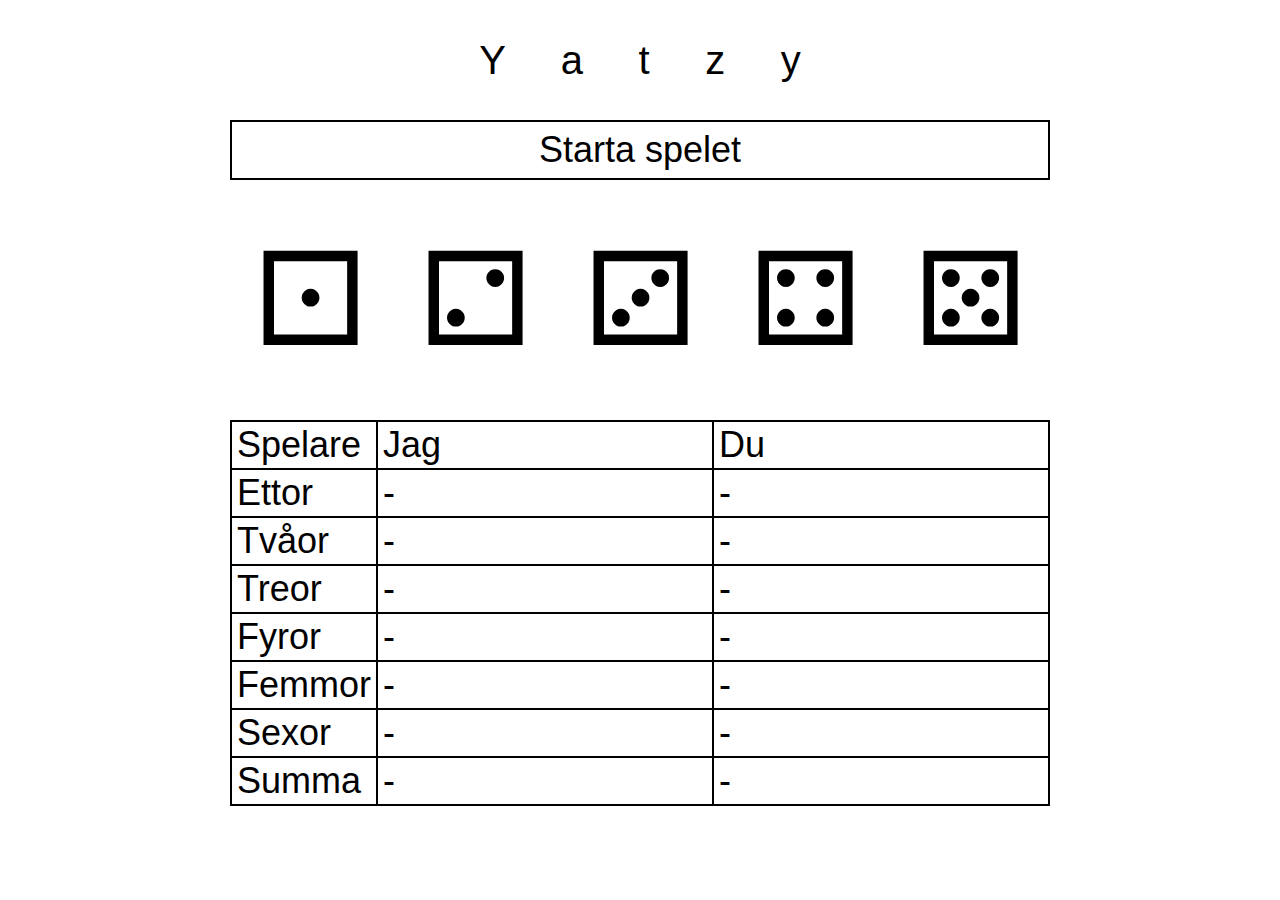
<file: yahtzee/index.html>
<!DOCTYPE HTML>
<html>
<head>
  <meta charset="UTF-8">
  <title>Main</title>
  <style>body { padding: 0; margin: 0; }</style>
</head>

<body>

<pre id="elm"></pre>

<script>
try {
(function(scope){
'use strict';

function F(arity, fun, wrapper) {
  wrapper.a = arity;
  wrapper.f = fun;
  return wrapper;
}

function F2(fun) {
  return F(2, fun, function(a) { return function(b) { return fun(a,b); }; })
}
function F3(fun) {
  return F(3, fun, function(a) {
    return function(b) { return function(c) { return fun(a, b, c); }; };
  });
}
function F4(fun) {
  return F(4, fun, function(a) { return function(b) { return function(c) {
    return function(d) { return fun(a, b, c, d); }; }; };
  });
}
function F5(fun) {
  return F(5, fun, function(a) { return function(b) { return function(c) {
    return function(d) { return function(e) { return fun(a, b, c, d, e); }; }; }; };
  });
}
function F6(fun) {
  return F(6, fun, function(a) { return function(b) { return function(c) {
    return function(d) { return function(e) { return function(f) {
    return fun(a, b, c, d, e, f); }; }; }; }; };
  });
}
function F7(fun) {
  return F(7, fun, function(a) { return function(b) { return function(c) {
    return function(d) { return function(e) { return function(f) {
    return function(g) { return fun(a, b, c, d, e, f, g); }; }; }; }; }; };
  });
}
function F8(fun) {
  return F(8, fun, function(a) { return function(b) { return function(c) {
    return function(d) { return function(e) { return function(f) {
    return function(g) { return function(h) {
    return fun(a, b, c, d, e, f, g, h); }; }; }; }; }; }; };
  });
}
function F9(fun) {
  return F(9, fun, function(a) { return function(b) { return function(c) {
    return function(d) { return function(e) { return function(f) {
    return function(g) { return function(h) { return function(i) {
    return fun(a, b, c, d, e, f, g, h, i); }; }; }; }; }; }; }; };
  });
}

function A2(fun, a, b) {
  return fun.a === 2 ? fun.f(a, b) : fun(a)(b);
}
function A3(fun, a, b, c) {
  return fun.a === 3 ? fun.f(a, b, c) : fun(a)(b)(c);
}
function A4(fun, a, b, c, d) {
  return fun.a === 4 ? fun.f(a, b, c, d) : fun(a)(b)(c)(d);
}
function A5(fun, a, b, c, d, e) {
  return fun.a === 5 ? fun.f(a, b, c, d, e) : fun(a)(b)(c)(d)(e);
}
function A6(fun, a, b, c, d, e, f) {
  return fun.a === 6 ? fun.f(a, b, c, d, e, f) : fun(a)(b)(c)(d)(e)(f);
}
function A7(fun, a, b, c, d, e, f, g) {
  return fun.a === 7 ? fun.f(a, b, c, d, e, f, g) : fun(a)(b)(c)(d)(e)(f)(g);
}
function A8(fun, a, b, c, d, e, f, g, h) {
  return fun.a === 8 ? fun.f(a, b, c, d, e, f, g, h) : fun(a)(b)(c)(d)(e)(f)(g)(h);
}
function A9(fun, a, b, c, d, e, f, g, h, i) {
  return fun.a === 9 ? fun.f(a, b, c, d, e, f, g, h, i) : fun(a)(b)(c)(d)(e)(f)(g)(h)(i);
}

console.warn('Compiled in DEV mode. Follow the advice at https://elm-lang.org/0.19.1/optimize for better performance and smaller assets.');


// EQUALITY

function _Utils_eq(x, y)
{
	for (
		var pair, stack = [], isEqual = _Utils_eqHelp(x, y, 0, stack);
		isEqual && (pair = stack.pop());
		isEqual = _Utils_eqHelp(pair.a, pair.b, 0, stack)
		)
	{}

	return isEqual;
}

function _Utils_eqHelp(x, y, depth, stack)
{
	if (x === y)
	{
		return true;
	}

	if (typeof x !== 'object' || x === null || y === null)
	{
		typeof x === 'function' && _Debug_crash(5);
		return false;
	}

	if (depth > 100)
	{
		stack.push(_Utils_Tuple2(x,y));
		return true;
	}

	/**/
	if (x.$ === 'Set_elm_builtin')
	{
		x = $elm$core$Set$toList(x);
		y = $elm$core$Set$toList(y);
	}
	if (x.$ === 'RBNode_elm_builtin' || x.$ === 'RBEmpty_elm_builtin')
	{
		x = $elm$core$Dict$toList(x);
		y = $elm$core$Dict$toList(y);
	}
	//*/

	/**_UNUSED/
	if (x.$ < 0)
	{
		x = $elm$core$Dict$toList(x);
		y = $elm$core$Dict$toList(y);
	}
	//*/

	for (var key in x)
	{
		if (!_Utils_eqHelp(x[key], y[key], depth + 1, stack))
		{
			return false;
		}
	}
	return true;
}

var _Utils_equal = F2(_Utils_eq);
var _Utils_notEqual = F2(function(a, b) { return !_Utils_eq(a,b); });



// COMPARISONS

// Code in Generate/JavaScript.hs, Basics.js, and List.js depends on
// the particular integer values assigned to LT, EQ, and GT.

function _Utils_cmp(x, y, ord)
{
	if (typeof x !== 'object')
	{
		return x === y ? /*EQ*/ 0 : x < y ? /*LT*/ -1 : /*GT*/ 1;
	}

	/**/
	if (x instanceof String)
	{
		var a = x.valueOf();
		var b = y.valueOf();
		return a === b ? 0 : a < b ? -1 : 1;
	}
	//*/

	/**_UNUSED/
	if (typeof x.$ === 'undefined')
	//*/
	/**/
	if (x.$[0] === '#')
	//*/
	{
		return (ord = _Utils_cmp(x.a, y.a))
			? ord
			: (ord = _Utils_cmp(x.b, y.b))
				? ord
				: _Utils_cmp(x.c, y.c);
	}

	// traverse conses until end of a list or a mismatch
	for (; x.b && y.b && !(ord = _Utils_cmp(x.a, y.a)); x = x.b, y = y.b) {} // WHILE_CONSES
	return ord || (x.b ? /*GT*/ 1 : y.b ? /*LT*/ -1 : /*EQ*/ 0);
}

var _Utils_lt = F2(function(a, b) { return _Utils_cmp(a, b) < 0; });
var _Utils_le = F2(function(a, b) { return _Utils_cmp(a, b) < 1; });
var _Utils_gt = F2(function(a, b) { return _Utils_cmp(a, b) > 0; });
var _Utils_ge = F2(function(a, b) { return _Utils_cmp(a, b) >= 0; });

var _Utils_compare = F2(function(x, y)
{
	var n = _Utils_cmp(x, y);
	return n < 0 ? $elm$core$Basics$LT : n ? $elm$core$Basics$GT : $elm$core$Basics$EQ;
});


// COMMON VALUES

var _Utils_Tuple0_UNUSED = 0;
var _Utils_Tuple0 = { $: '#0' };

function _Utils_Tuple2_UNUSED(a, b) { return { a: a, b: b }; }
function _Utils_Tuple2(a, b) { return { $: '#2', a: a, b: b }; }

function _Utils_Tuple3_UNUSED(a, b, c) { return { a: a, b: b, c: c }; }
function _Utils_Tuple3(a, b, c) { return { $: '#3', a: a, b: b, c: c }; }

function _Utils_chr_UNUSED(c) { return c; }
function _Utils_chr(c) { return new String(c); }


// RECORDS

function _Utils_update(oldRecord, updatedFields)
{
	var newRecord = {};

	for (var key in oldRecord)
	{
		newRecord[key] = oldRecord[key];
	}

	for (var key in updatedFields)
	{
		newRecord[key] = updatedFields[key];
	}

	return newRecord;
}


// APPEND

var _Utils_append = F2(_Utils_ap);

function _Utils_ap(xs, ys)
{
	// append Strings
	if (typeof xs === 'string')
	{
		return xs + ys;
	}

	// append Lists
	if (!xs.b)
	{
		return ys;
	}
	var root = _List_Cons(xs.a, ys);
	xs = xs.b
	for (var curr = root; xs.b; xs = xs.b) // WHILE_CONS
	{
		curr = curr.b = _List_Cons(xs.a, ys);
	}
	return root;
}



var _List_Nil_UNUSED = { $: 0 };
var _List_Nil = { $: '[]' };

function _List_Cons_UNUSED(hd, tl) { return { $: 1, a: hd, b: tl }; }
function _List_Cons(hd, tl) { return { $: '::', a: hd, b: tl }; }


var _List_cons = F2(_List_Cons);

function _List_fromArray(arr)
{
	var out = _List_Nil;
	for (var i = arr.length; i--; )
	{
		out = _List_Cons(arr[i], out);
	}
	return out;
}

function _List_toArray(xs)
{
	for (var out = []; xs.b; xs = xs.b) // WHILE_CONS
	{
		out.push(xs.a);
	}
	return out;
}

var _List_map2 = F3(function(f, xs, ys)
{
	for (var arr = []; xs.b && ys.b; xs = xs.b, ys = ys.b) // WHILE_CONSES
	{
		arr.push(A2(f, xs.a, ys.a));
	}
	return _List_fromArray(arr);
});

var _List_map3 = F4(function(f, xs, ys, zs)
{
	for (var arr = []; xs.b && ys.b && zs.b; xs = xs.b, ys = ys.b, zs = zs.b) // WHILE_CONSES
	{
		arr.push(A3(f, xs.a, ys.a, zs.a));
	}
	return _List_fromArray(arr);
});

var _List_map4 = F5(function(f, ws, xs, ys, zs)
{
	for (var arr = []; ws.b && xs.b && ys.b && zs.b; ws = ws.b, xs = xs.b, ys = ys.b, zs = zs.b) // WHILE_CONSES
	{
		arr.push(A4(f, ws.a, xs.a, ys.a, zs.a));
	}
	return _List_fromArray(arr);
});

var _List_map5 = F6(function(f, vs, ws, xs, ys, zs)
{
	for (var arr = []; vs.b && ws.b && xs.b && ys.b && zs.b; vs = vs.b, ws = ws.b, xs = xs.b, ys = ys.b, zs = zs.b) // WHILE_CONSES
	{
		arr.push(A5(f, vs.a, ws.a, xs.a, ys.a, zs.a));
	}
	return _List_fromArray(arr);
});

var _List_sortBy = F2(function(f, xs)
{
	return _List_fromArray(_List_toArray(xs).sort(function(a, b) {
		return _Utils_cmp(f(a), f(b));
	}));
});

var _List_sortWith = F2(function(f, xs)
{
	return _List_fromArray(_List_toArray(xs).sort(function(a, b) {
		var ord = A2(f, a, b);
		return ord === $elm$core$Basics$EQ ? 0 : ord === $elm$core$Basics$LT ? -1 : 1;
	}));
});



var _JsArray_empty = [];

function _JsArray_singleton(value)
{
    return [value];
}

function _JsArray_length(array)
{
    return array.length;
}

var _JsArray_initialize = F3(function(size, offset, func)
{
    var result = new Array(size);

    for (var i = 0; i < size; i++)
    {
        result[i] = func(offset + i);
    }

    return result;
});

var _JsArray_initializeFromList = F2(function (max, ls)
{
    var result = new Array(max);

    for (var i = 0; i < max && ls.b; i++)
    {
        result[i] = ls.a;
        ls = ls.b;
    }

    result.length = i;
    return _Utils_Tuple2(result, ls);
});

var _JsArray_unsafeGet = F2(function(index, array)
{
    return array[index];
});

var _JsArray_unsafeSet = F3(function(index, value, array)
{
    var length = array.length;
    var result = new Array(length);

    for (var i = 0; i < length; i++)
    {
        result[i] = array[i];
    }

    result[index] = value;
    return result;
});

var _JsArray_push = F2(function(value, array)
{
    var length = array.length;
    var result = new Array(length + 1);

    for (var i = 0; i < length; i++)
    {
        result[i] = array[i];
    }

    result[length] = value;
    return result;
});

var _JsArray_foldl = F3(function(func, acc, array)
{
    var length = array.length;

    for (var i = 0; i < length; i++)
    {
        acc = A2(func, array[i], acc);
    }

    return acc;
});

var _JsArray_foldr = F3(function(func, acc, array)
{
    for (var i = array.length - 1; i >= 0; i--)
    {
        acc = A2(func, array[i], acc);
    }

    return acc;
});

var _JsArray_map = F2(function(func, array)
{
    var length = array.length;
    var result = new Array(length);

    for (var i = 0; i < length; i++)
    {
        result[i] = func(array[i]);
    }

    return result;
});

var _JsArray_indexedMap = F3(function(func, offset, array)
{
    var length = array.length;
    var result = new Array(length);

    for (var i = 0; i < length; i++)
    {
        result[i] = A2(func, offset + i, array[i]);
    }

    return result;
});

var _JsArray_slice = F3(function(from, to, array)
{
    return array.slice(from, to);
});

var _JsArray_appendN = F3(function(n, dest, source)
{
    var destLen = dest.length;
    var itemsToCopy = n - destLen;

    if (itemsToCopy > source.length)
    {
        itemsToCopy = source.length;
    }

    var size = destLen + itemsToCopy;
    var result = new Array(size);

    for (var i = 0; i < destLen; i++)
    {
        result[i] = dest[i];
    }

    for (var i = 0; i < itemsToCopy; i++)
    {
        result[i + destLen] = source[i];
    }

    return result;
});



// LOG

var _Debug_log_UNUSED = F2(function(tag, value)
{
	return value;
});

var _Debug_log = F2(function(tag, value)
{
	console.log(tag + ': ' + _Debug_toString(value));
	return value;
});


// TODOS

function _Debug_todo(moduleName, region)
{
	return function(message) {
		_Debug_crash(8, moduleName, region, message);
	};
}

function _Debug_todoCase(moduleName, region, value)
{
	return function(message) {
		_Debug_crash(9, moduleName, region, value, message);
	};
}


// TO STRING

function _Debug_toString_UNUSED(value)
{
	return '<internals>';
}

function _Debug_toString(value)
{
	return _Debug_toAnsiString(false, value);
}

function _Debug_toAnsiString(ansi, value)
{
	if (typeof value === 'function')
	{
		return _Debug_internalColor(ansi, '<function>');
	}

	if (typeof value === 'boolean')
	{
		return _Debug_ctorColor(ansi, value ? 'True' : 'False');
	}

	if (typeof value === 'number')
	{
		return _Debug_numberColor(ansi, value + '');
	}

	if (value instanceof String)
	{
		return _Debug_charColor(ansi, "'" + _Debug_addSlashes(value, true) + "'");
	}

	if (typeof value === 'string')
	{
		return _Debug_stringColor(ansi, '"' + _Debug_addSlashes(value, false) + '"');
	}

	if (typeof value === 'object' && '$' in value)
	{
		var tag = value.$;

		if (typeof tag === 'number')
		{
			return _Debug_internalColor(ansi, '<internals>');
		}

		if (tag[0] === '#')
		{
			var output = [];
			for (var k in value)
			{
				if (k === '$') continue;
				output.push(_Debug_toAnsiString(ansi, value[k]));
			}
			return '(' + output.join(',') + ')';
		}

		if (tag === 'Set_elm_builtin')
		{
			return _Debug_ctorColor(ansi, 'Set')
				+ _Debug_fadeColor(ansi, '.fromList') + ' '
				+ _Debug_toAnsiString(ansi, $elm$core$Set$toList(value));
		}

		if (tag === 'RBNode_elm_builtin' || tag === 'RBEmpty_elm_builtin')
		{
			return _Debug_ctorColor(ansi, 'Dict')
				+ _Debug_fadeColor(ansi, '.fromList') + ' '
				+ _Debug_toAnsiString(ansi, $elm$core$Dict$toList(value));
		}

		if (tag === 'Array_elm_builtin')
		{
			return _Debug_ctorColor(ansi, 'Array')
				+ _Debug_fadeColor(ansi, '.fromList') + ' '
				+ _Debug_toAnsiString(ansi, $elm$core$Array$toList(value));
		}

		if (tag === '::' || tag === '[]')
		{
			var output = '[';

			value.b && (output += _Debug_toAnsiString(ansi, value.a), value = value.b)

			for (; value.b; value = value.b) // WHILE_CONS
			{
				output += ',' + _Debug_toAnsiString(ansi, value.a);
			}
			return output + ']';
		}

		var output = '';
		for (var i in value)
		{
			if (i === '$') continue;
			var str = _Debug_toAnsiString(ansi, value[i]);
			var c0 = str[0];
			var parenless = c0 === '{' || c0 === '(' || c0 === '[' || c0 === '<' || c0 === '"' || str.indexOf(' ') < 0;
			output += ' ' + (parenless ? str : '(' + str + ')');
		}
		return _Debug_ctorColor(ansi, tag) + output;
	}

	if (typeof DataView === 'function' && value instanceof DataView)
	{
		return _Debug_stringColor(ansi, '<' + value.byteLength + ' bytes>');
	}

	if (typeof File !== 'undefined' && value instanceof File)
	{
		return _Debug_internalColor(ansi, '<' + value.name + '>');
	}

	if (typeof value === 'object')
	{
		var output = [];
		for (var key in value)
		{
			var field = key[0] === '_' ? key.slice(1) : key;
			output.push(_Debug_fadeColor(ansi, field) + ' = ' + _Debug_toAnsiString(ansi, value[key]));
		}
		if (output.length === 0)
		{
			return '{}';
		}
		return '{ ' + output.join(', ') + ' }';
	}

	return _Debug_internalColor(ansi, '<internals>');
}

function _Debug_addSlashes(str, isChar)
{
	var s = str
		.replace(/\\/g, '\\\\')
		.replace(/\n/g, '\\n')
		.replace(/\t/g, '\\t')
		.replace(/\r/g, '\\r')
		.replace(/\v/g, '\\v')
		.replace(/\0/g, '\\0');

	if (isChar)
	{
		return s.replace(/\'/g, '\\\'');
	}
	else
	{
		return s.replace(/\"/g, '\\"');
	}
}

function _Debug_ctorColor(ansi, string)
{
	return ansi ? '\x1b[96m' + string + '\x1b[0m' : string;
}

function _Debug_numberColor(ansi, string)
{
	return ansi ? '\x1b[95m' + string + '\x1b[0m' : string;
}

function _Debug_stringColor(ansi, string)
{
	return ansi ? '\x1b[93m' + string + '\x1b[0m' : string;
}

function _Debug_charColor(ansi, string)
{
	return ansi ? '\x1b[92m' + string + '\x1b[0m' : string;
}

function _Debug_fadeColor(ansi, string)
{
	return ansi ? '\x1b[37m' + string + '\x1b[0m' : string;
}

function _Debug_internalColor(ansi, string)
{
	return ansi ? '\x1b[36m' + string + '\x1b[0m' : string;
}

function _Debug_toHexDigit(n)
{
	return String.fromCharCode(n < 10 ? 48 + n : 55 + n);
}


// CRASH


function _Debug_crash_UNUSED(identifier)
{
	throw new Error('https://github.com/elm/core/blob/1.0.0/hints/' + identifier + '.md');
}


function _Debug_crash(identifier, fact1, fact2, fact3, fact4)
{
	switch(identifier)
	{
		case 0:
			throw new Error('What node should I take over? In JavaScript I need something like:\n\n    Elm.Main.init({\n        node: document.getElementById("elm-node")\n    })\n\nYou need to do this with any Browser.sandbox or Browser.element program.');

		case 1:
			throw new Error('Browser.application programs cannot handle URLs like this:\n\n    ' + document.location.href + '\n\nWhat is the root? The root of your file system? Try looking at this program with `elm reactor` or some other server.');

		case 2:
			var jsonErrorString = fact1;
			throw new Error('Problem with the flags given to your Elm program on initialization.\n\n' + jsonErrorString);

		case 3:
			var portName = fact1;
			throw new Error('There can only be one port named `' + portName + '`, but your program has multiple.');

		case 4:
			var portName = fact1;
			var problem = fact2;
			throw new Error('Trying to send an unexpected type of value through port `' + portName + '`:\n' + problem);

		case 5:
			throw new Error('Trying to use `(==)` on functions.\nThere is no way to know if functions are "the same" in the Elm sense.\nRead more about this at https://package.elm-lang.org/packages/elm/core/latest/Basics#== which describes why it is this way and what the better version will look like.');

		case 6:
			var moduleName = fact1;
			throw new Error('Your page is loading multiple Elm scripts with a module named ' + moduleName + '. Maybe a duplicate script is getting loaded accidentally? If not, rename one of them so I know which is which!');

		case 8:
			var moduleName = fact1;
			var region = fact2;
			var message = fact3;
			throw new Error('TODO in module `' + moduleName + '` ' + _Debug_regionToString(region) + '\n\n' + message);

		case 9:
			var moduleName = fact1;
			var region = fact2;
			var value = fact3;
			var message = fact4;
			throw new Error(
				'TODO in module `' + moduleName + '` from the `case` expression '
				+ _Debug_regionToString(region) + '\n\nIt received the following value:\n\n    '
				+ _Debug_toString(value).replace('\n', '\n    ')
				+ '\n\nBut the branch that handles it says:\n\n    ' + message.replace('\n', '\n    ')
			);

		case 10:
			throw new Error('Bug in https://github.com/elm/virtual-dom/issues');

		case 11:
			throw new Error('Cannot perform mod 0. Division by zero error.');
	}
}

function _Debug_regionToString(region)
{
	if (region.start.line === region.end.line)
	{
		return 'on line ' + region.start.line;
	}
	return 'on lines ' + region.start.line + ' through ' + region.end.line;
}



// MATH

var _Basics_add = F2(function(a, b) { return a + b; });
var _Basics_sub = F2(function(a, b) { return a - b; });
var _Basics_mul = F2(function(a, b) { return a * b; });
var _Basics_fdiv = F2(function(a, b) { return a / b; });
var _Basics_idiv = F2(function(a, b) { return (a / b) | 0; });
var _Basics_pow = F2(Math.pow);

var _Basics_remainderBy = F2(function(b, a) { return a % b; });

// https://www.microsoft.com/en-us/research/wp-content/uploads/2016/02/divmodnote-letter.pdf
var _Basics_modBy = F2(function(modulus, x)
{
	var answer = x % modulus;
	return modulus === 0
		? _Debug_crash(11)
		:
	((answer > 0 && modulus < 0) || (answer < 0 && modulus > 0))
		? answer + modulus
		: answer;
});


// TRIGONOMETRY

var _Basics_pi = Math.PI;
var _Basics_e = Math.E;
var _Basics_cos = Math.cos;
var _Basics_sin = Math.sin;
var _Basics_tan = Math.tan;
var _Basics_acos = Math.acos;
var _Basics_asin = Math.asin;
var _Basics_atan = Math.atan;
var _Basics_atan2 = F2(Math.atan2);


// MORE MATH

function _Basics_toFloat(x) { return x; }
function _Basics_truncate(n) { return n | 0; }
function _Basics_isInfinite(n) { return n === Infinity || n === -Infinity; }

var _Basics_ceiling = Math.ceil;
var _Basics_floor = Math.floor;
var _Basics_round = Math.round;
var _Basics_sqrt = Math.sqrt;
var _Basics_log = Math.log;
var _Basics_isNaN = isNaN;


// BOOLEANS

function _Basics_not(bool) { return !bool; }
var _Basics_and = F2(function(a, b) { return a && b; });
var _Basics_or  = F2(function(a, b) { return a || b; });
var _Basics_xor = F2(function(a, b) { return a !== b; });



var _String_cons = F2(function(chr, str)
{
	return chr + str;
});

function _String_uncons(string)
{
	var word = string.charCodeAt(0);
	return !isNaN(word)
		? $elm$core$Maybe$Just(
			0xD800 <= word && word <= 0xDBFF
				? _Utils_Tuple2(_Utils_chr(string[0] + string[1]), string.slice(2))
				: _Utils_Tuple2(_Utils_chr(string[0]), string.slice(1))
		)
		: $elm$core$Maybe$Nothing;
}

var _String_append = F2(function(a, b)
{
	return a + b;
});

function _String_length(str)
{
	return str.length;
}

var _String_map = F2(function(func, string)
{
	var len = string.length;
	var array = new Array(len);
	var i = 0;
	while (i < len)
	{
		var word = string.charCodeAt(i);
		if (0xD800 <= word && word <= 0xDBFF)
		{
			array[i] = func(_Utils_chr(string[i] + string[i+1]));
			i += 2;
			continue;
		}
		array[i] = func(_Utils_chr(string[i]));
		i++;
	}
	return array.join('');
});

var _String_filter = F2(function(isGood, str)
{
	var arr = [];
	var len = str.length;
	var i = 0;
	while (i < len)
	{
		var char = str[i];
		var word = str.charCodeAt(i);
		i++;
		if (0xD800 <= word && word <= 0xDBFF)
		{
			char += str[i];
			i++;
		}

		if (isGood(_Utils_chr(char)))
		{
			arr.push(char);
		}
	}
	return arr.join('');
});

function _String_reverse(str)
{
	var len = str.length;
	var arr = new Array(len);
	var i = 0;
	while (i < len)
	{
		var word = str.charCodeAt(i);
		if (0xD800 <= word && word <= 0xDBFF)
		{
			arr[len - i] = str[i + 1];
			i++;
			arr[len - i] = str[i - 1];
			i++;
		}
		else
		{
			arr[len - i] = str[i];
			i++;
		}
	}
	return arr.join('');
}

var _String_foldl = F3(function(func, state, string)
{
	var len = string.length;
	var i = 0;
	while (i < len)
	{
		var char = string[i];
		var word = string.charCodeAt(i);
		i++;
		if (0xD800 <= word && word <= 0xDBFF)
		{
			char += string[i];
			i++;
		}
		state = A2(func, _Utils_chr(char), state);
	}
	return state;
});

var _String_foldr = F3(function(func, state, string)
{
	var i = string.length;
	while (i--)
	{
		var char = string[i];
		var word = string.charCodeAt(i);
		if (0xDC00 <= word && word <= 0xDFFF)
		{
			i--;
			char = string[i] + char;
		}
		state = A2(func, _Utils_chr(char), state);
	}
	return state;
});

var _String_split = F2(function(sep, str)
{
	return str.split(sep);
});

var _String_join = F2(function(sep, strs)
{
	return strs.join(sep);
});

var _String_slice = F3(function(start, end, str) {
	return str.slice(start, end);
});

function _String_trim(str)
{
	return str.trim();
}

function _String_trimLeft(str)
{
	return str.replace(/^\s+/, '');
}

function _String_trimRight(str)
{
	return str.replace(/\s+$/, '');
}

function _String_words(str)
{
	return _List_fromArray(str.trim().split(/\s+/g));
}

function _String_lines(str)
{
	return _List_fromArray(str.split(/\r\n|\r|\n/g));
}

function _String_toUpper(str)
{
	return str.toUpperCase();
}

function _String_toLower(str)
{
	return str.toLowerCase();
}

var _String_any = F2(function(isGood, string)
{
	var i = string.length;
	while (i--)
	{
		var char = string[i];
		var word = string.charCodeAt(i);
		if (0xDC00 <= word && word <= 0xDFFF)
		{
			i--;
			char = string[i] + char;
		}
		if (isGood(_Utils_chr(char)))
		{
			return true;
		}
	}
	return false;
});

var _String_all = F2(function(isGood, string)
{
	var i = string.length;
	while (i--)
	{
		var char = string[i];
		var word = string.charCodeAt(i);
		if (0xDC00 <= word && word <= 0xDFFF)
		{
			i--;
			char = string[i] + char;
		}
		if (!isGood(_Utils_chr(char)))
		{
			return false;
		}
	}
	return true;
});

var _String_contains = F2(function(sub, str)
{
	return str.indexOf(sub) > -1;
});

var _String_startsWith = F2(function(sub, str)
{
	return str.indexOf(sub) === 0;
});

var _String_endsWith = F2(function(sub, str)
{
	return str.length >= sub.length &&
		str.lastIndexOf(sub) === str.length - sub.length;
});

var _String_indexes = F2(function(sub, str)
{
	var subLen = sub.length;

	if (subLen < 1)
	{
		return _List_Nil;
	}

	var i = 0;
	var is = [];

	while ((i = str.indexOf(sub, i)) > -1)
	{
		is.push(i);
		i = i + subLen;
	}

	return _List_fromArray(is);
});


// TO STRING

function _String_fromNumber(number)
{
	return number + '';
}


// INT CONVERSIONS

function _String_toInt(str)
{
	var total = 0;
	var code0 = str.charCodeAt(0);
	var start = code0 == 0x2B /* + */ || code0 == 0x2D /* - */ ? 1 : 0;

	for (var i = start; i < str.length; ++i)
	{
		var code = str.charCodeAt(i);
		if (code < 0x30 || 0x39 < code)
		{
			return $elm$core$Maybe$Nothing;
		}
		total = 10 * total + code - 0x30;
	}

	return i == start
		? $elm$core$Maybe$Nothing
		: $elm$core$Maybe$Just(code0 == 0x2D ? -total : total);
}


// FLOAT CONVERSIONS

function _String_toFloat(s)
{
	// check if it is a hex, octal, or binary number
	if (s.length === 0 || /[\sxbo]/.test(s))
	{
		return $elm$core$Maybe$Nothing;
	}
	var n = +s;
	// faster isNaN check
	return n === n ? $elm$core$Maybe$Just(n) : $elm$core$Maybe$Nothing;
}

function _String_fromList(chars)
{
	return _List_toArray(chars).join('');
}




function _Char_toCode(char)
{
	var code = char.charCodeAt(0);
	if (0xD800 <= code && code <= 0xDBFF)
	{
		return (code - 0xD800) * 0x400 + char.charCodeAt(1) - 0xDC00 + 0x10000
	}
	return code;
}

function _Char_fromCode(code)
{
	return _Utils_chr(
		(code < 0 || 0x10FFFF < code)
			? '\uFFFD'
			:
		(code <= 0xFFFF)
			? String.fromCharCode(code)
			:
		(code -= 0x10000,
			String.fromCharCode(Math.floor(code / 0x400) + 0xD800, code % 0x400 + 0xDC00)
		)
	);
}

function _Char_toUpper(char)
{
	return _Utils_chr(char.toUpperCase());
}

function _Char_toLower(char)
{
	return _Utils_chr(char.toLowerCase());
}

function _Char_toLocaleUpper(char)
{
	return _Utils_chr(char.toLocaleUpperCase());
}

function _Char_toLocaleLower(char)
{
	return _Utils_chr(char.toLocaleLowerCase());
}



/**/
function _Json_errorToString(error)
{
	return $elm$json$Json$Decode$errorToString(error);
}
//*/


// CORE DECODERS

function _Json_succeed(msg)
{
	return {
		$: 0,
		a: msg
	};
}

function _Json_fail(msg)
{
	return {
		$: 1,
		a: msg
	};
}

function _Json_decodePrim(decoder)
{
	return { $: 2, b: decoder };
}

var _Json_decodeInt = _Json_decodePrim(function(value) {
	return (typeof value !== 'number')
		? _Json_expecting('an INT', value)
		:
	(-2147483647 < value && value < 2147483647 && (value | 0) === value)
		? $elm$core$Result$Ok(value)
		:
	(isFinite(value) && !(value % 1))
		? $elm$core$Result$Ok(value)
		: _Json_expecting('an INT', value);
});

var _Json_decodeBool = _Json_decodePrim(function(value) {
	return (typeof value === 'boolean')
		? $elm$core$Result$Ok(value)
		: _Json_expecting('a BOOL', value);
});

var _Json_decodeFloat = _Json_decodePrim(function(value) {
	return (typeof value === 'number')
		? $elm$core$Result$Ok(value)
		: _Json_expecting('a FLOAT', value);
});

var _Json_decodeValue = _Json_decodePrim(function(value) {
	return $elm$core$Result$Ok(_Json_wrap(value));
});

var _Json_decodeString = _Json_decodePrim(function(value) {
	return (typeof value === 'string')
		? $elm$core$Result$Ok(value)
		: (value instanceof String)
			? $elm$core$Result$Ok(value + '')
			: _Json_expecting('a STRING', value);
});

function _Json_decodeList(decoder) { return { $: 3, b: decoder }; }
function _Json_decodeArray(decoder) { return { $: 4, b: decoder }; }

function _Json_decodeNull(value) { return { $: 5, c: value }; }

var _Json_decodeField = F2(function(field, decoder)
{
	return {
		$: 6,
		d: field,
		b: decoder
	};
});

var _Json_decodeIndex = F2(function(index, decoder)
{
	return {
		$: 7,
		e: index,
		b: decoder
	};
});

function _Json_decodeKeyValuePairs(decoder)
{
	return {
		$: 8,
		b: decoder
	};
}

function _Json_mapMany(f, decoders)
{
	return {
		$: 9,
		f: f,
		g: decoders
	};
}

var _Json_andThen = F2(function(callback, decoder)
{
	return {
		$: 10,
		b: decoder,
		h: callback
	};
});

function _Json_oneOf(decoders)
{
	return {
		$: 11,
		g: decoders
	};
}


// DECODING OBJECTS

var _Json_map1 = F2(function(f, d1)
{
	return _Json_mapMany(f, [d1]);
});

var _Json_map2 = F3(function(f, d1, d2)
{
	return _Json_mapMany(f, [d1, d2]);
});

var _Json_map3 = F4(function(f, d1, d2, d3)
{
	return _Json_mapMany(f, [d1, d2, d3]);
});

var _Json_map4 = F5(function(f, d1, d2, d3, d4)
{
	return _Json_mapMany(f, [d1, d2, d3, d4]);
});

var _Json_map5 = F6(function(f, d1, d2, d3, d4, d5)
{
	return _Json_mapMany(f, [d1, d2, d3, d4, d5]);
});

var _Json_map6 = F7(function(f, d1, d2, d3, d4, d5, d6)
{
	return _Json_mapMany(f, [d1, d2, d3, d4, d5, d6]);
});

var _Json_map7 = F8(function(f, d1, d2, d3, d4, d5, d6, d7)
{
	return _Json_mapMany(f, [d1, d2, d3, d4, d5, d6, d7]);
});

var _Json_map8 = F9(function(f, d1, d2, d3, d4, d5, d6, d7, d8)
{
	return _Json_mapMany(f, [d1, d2, d3, d4, d5, d6, d7, d8]);
});


// DECODE

var _Json_runOnString = F2(function(decoder, string)
{
	try
	{
		var value = JSON.parse(string);
		return _Json_runHelp(decoder, value);
	}
	catch (e)
	{
		return $elm$core$Result$Err(A2($elm$json$Json$Decode$Failure, 'This is not valid JSON! ' + e.message, _Json_wrap(string)));
	}
});

var _Json_run = F2(function(decoder, value)
{
	return _Json_runHelp(decoder, _Json_unwrap(value));
});

function _Json_runHelp(decoder, value)
{
	switch (decoder.$)
	{
		case 2:
			return decoder.b(value);

		case 5:
			return (value === null)
				? $elm$core$Result$Ok(decoder.c)
				: _Json_expecting('null', value);

		case 3:
			if (!_Json_isArray(value))
			{
				return _Json_expecting('a LIST', value);
			}
			return _Json_runArrayDecoder(decoder.b, value, _List_fromArray);

		case 4:
			if (!_Json_isArray(value))
			{
				return _Json_expecting('an ARRAY', value);
			}
			return _Json_runArrayDecoder(decoder.b, value, _Json_toElmArray);

		case 6:
			var field = decoder.d;
			if (typeof value !== 'object' || value === null || !(field in value))
			{
				return _Json_expecting('an OBJECT with a field named `' + field + '`', value);
			}
			var result = _Json_runHelp(decoder.b, value[field]);
			return ($elm$core$Result$isOk(result)) ? result : $elm$core$Result$Err(A2($elm$json$Json$Decode$Field, field, result.a));

		case 7:
			var index = decoder.e;
			if (!_Json_isArray(value))
			{
				return _Json_expecting('an ARRAY', value);
			}
			if (index >= value.length)
			{
				return _Json_expecting('a LONGER array. Need index ' + index + ' but only see ' + value.length + ' entries', value);
			}
			var result = _Json_runHelp(decoder.b, value[index]);
			return ($elm$core$Result$isOk(result)) ? result : $elm$core$Result$Err(A2($elm$json$Json$Decode$Index, index, result.a));

		case 8:
			if (typeof value !== 'object' || value === null || _Json_isArray(value))
			{
				return _Json_expecting('an OBJECT', value);
			}

			var keyValuePairs = _List_Nil;
			// TODO test perf of Object.keys and switch when support is good enough
			for (var key in value)
			{
				if (value.hasOwnProperty(key))
				{
					var result = _Json_runHelp(decoder.b, value[key]);
					if (!$elm$core$Result$isOk(result))
					{
						return $elm$core$Result$Err(A2($elm$json$Json$Decode$Field, key, result.a));
					}
					keyValuePairs = _List_Cons(_Utils_Tuple2(key, result.a), keyValuePairs);
				}
			}
			return $elm$core$Result$Ok($elm$core$List$reverse(keyValuePairs));

		case 9:
			var answer = decoder.f;
			var decoders = decoder.g;
			for (var i = 0; i < decoders.length; i++)
			{
				var result = _Json_runHelp(decoders[i], value);
				if (!$elm$core$Result$isOk(result))
				{
					return result;
				}
				answer = answer(result.a);
			}
			return $elm$core$Result$Ok(answer);

		case 10:
			var result = _Json_runHelp(decoder.b, value);
			return (!$elm$core$Result$isOk(result))
				? result
				: _Json_runHelp(decoder.h(result.a), value);

		case 11:
			var errors = _List_Nil;
			for (var temp = decoder.g; temp.b; temp = temp.b) // WHILE_CONS
			{
				var result = _Json_runHelp(temp.a, value);
				if ($elm$core$Result$isOk(result))
				{
					return result;
				}
				errors = _List_Cons(result.a, errors);
			}
			return $elm$core$Result$Err($elm$json$Json$Decode$OneOf($elm$core$List$reverse(errors)));

		case 1:
			return $elm$core$Result$Err(A2($elm$json$Json$Decode$Failure, decoder.a, _Json_wrap(value)));

		case 0:
			return $elm$core$Result$Ok(decoder.a);
	}
}

function _Json_runArrayDecoder(decoder, value, toElmValue)
{
	var len = value.length;
	var array = new Array(len);
	for (var i = 0; i < len; i++)
	{
		var result = _Json_runHelp(decoder, value[i]);
		if (!$elm$core$Result$isOk(result))
		{
			return $elm$core$Result$Err(A2($elm$json$Json$Decode$Index, i, result.a));
		}
		array[i] = result.a;
	}
	return $elm$core$Result$Ok(toElmValue(array));
}

function _Json_isArray(value)
{
	return Array.isArray(value) || (typeof FileList === 'function' && value instanceof FileList);
}

function _Json_toElmArray(array)
{
	return A2($elm$core$Array$initialize, array.length, function(i) { return array[i]; });
}

function _Json_expecting(type, value)
{
	return $elm$core$Result$Err(A2($elm$json$Json$Decode$Failure, 'Expecting ' + type, _Json_wrap(value)));
}


// EQUALITY

function _Json_equality(x, y)
{
	if (x === y)
	{
		return true;
	}

	if (x.$ !== y.$)
	{
		return false;
	}

	switch (x.$)
	{
		case 0:
		case 1:
			return x.a === y.a;

		case 2:
			return x.b === y.b;

		case 5:
			return x.c === y.c;

		case 3:
		case 4:
		case 8:
			return _Json_equality(x.b, y.b);

		case 6:
			return x.d === y.d && _Json_equality(x.b, y.b);

		case 7:
			return x.e === y.e && _Json_equality(x.b, y.b);

		case 9:
			return x.f === y.f && _Json_listEquality(x.g, y.g);

		case 10:
			return x.h === y.h && _Json_equality(x.b, y.b);

		case 11:
			return _Json_listEquality(x.g, y.g);
	}
}

function _Json_listEquality(aDecoders, bDecoders)
{
	var len = aDecoders.length;
	if (len !== bDecoders.length)
	{
		return false;
	}
	for (var i = 0; i < len; i++)
	{
		if (!_Json_equality(aDecoders[i], bDecoders[i]))
		{
			return false;
		}
	}
	return true;
}


// ENCODE

var _Json_encode = F2(function(indentLevel, value)
{
	return JSON.stringify(_Json_unwrap(value), null, indentLevel) + '';
});

function _Json_wrap(value) { return { $: 0, a: value }; }
function _Json_unwrap(value) { return value.a; }

function _Json_wrap_UNUSED(value) { return value; }
function _Json_unwrap_UNUSED(value) { return value; }

function _Json_emptyArray() { return []; }
function _Json_emptyObject() { return {}; }

var _Json_addField = F3(function(key, value, object)
{
	object[key] = _Json_unwrap(value);
	return object;
});

function _Json_addEntry(func)
{
	return F2(function(entry, array)
	{
		array.push(_Json_unwrap(func(entry)));
		return array;
	});
}

var _Json_encodeNull = _Json_wrap(null);



// TASKS

function _Scheduler_succeed(value)
{
	return {
		$: 0,
		a: value
	};
}

function _Scheduler_fail(error)
{
	return {
		$: 1,
		a: error
	};
}

function _Scheduler_binding(callback)
{
	return {
		$: 2,
		b: callback,
		c: null
	};
}

var _Scheduler_andThen = F2(function(callback, task)
{
	return {
		$: 3,
		b: callback,
		d: task
	};
});

var _Scheduler_onError = F2(function(callback, task)
{
	return {
		$: 4,
		b: callback,
		d: task
	};
});

function _Scheduler_receive(callback)
{
	return {
		$: 5,
		b: callback
	};
}


// PROCESSES

var _Scheduler_guid = 0;

function _Scheduler_rawSpawn(task)
{
	var proc = {
		$: 0,
		e: _Scheduler_guid++,
		f: task,
		g: null,
		h: []
	};

	_Scheduler_enqueue(proc);

	return proc;
}

function _Scheduler_spawn(task)
{
	return _Scheduler_binding(function(callback) {
		callback(_Scheduler_succeed(_Scheduler_rawSpawn(task)));
	});
}

function _Scheduler_rawSend(proc, msg)
{
	proc.h.push(msg);
	_Scheduler_enqueue(proc);
}

var _Scheduler_send = F2(function(proc, msg)
{
	return _Scheduler_binding(function(callback) {
		_Scheduler_rawSend(proc, msg);
		callback(_Scheduler_succeed(_Utils_Tuple0));
	});
});

function _Scheduler_kill(proc)
{
	return _Scheduler_binding(function(callback) {
		var task = proc.f;
		if (task.$ === 2 && task.c)
		{
			task.c();
		}

		proc.f = null;

		callback(_Scheduler_succeed(_Utils_Tuple0));
	});
}


/* STEP PROCESSES

type alias Process =
  { $ : tag
  , id : unique_id
  , root : Task
  , stack : null | { $: SUCCEED | FAIL, a: callback, b: stack }
  , mailbox : [msg]
  }

*/


var _Scheduler_working = false;
var _Scheduler_queue = [];


function _Scheduler_enqueue(proc)
{
	_Scheduler_queue.push(proc);
	if (_Scheduler_working)
	{
		return;
	}
	_Scheduler_working = true;
	while (proc = _Scheduler_queue.shift())
	{
		_Scheduler_step(proc);
	}
	_Scheduler_working = false;
}


function _Scheduler_step(proc)
{
	while (proc.f)
	{
		var rootTag = proc.f.$;
		if (rootTag === 0 || rootTag === 1)
		{
			while (proc.g && proc.g.$ !== rootTag)
			{
				proc.g = proc.g.i;
			}
			if (!proc.g)
			{
				return;
			}
			proc.f = proc.g.b(proc.f.a);
			proc.g = proc.g.i;
		}
		else if (rootTag === 2)
		{
			proc.f.c = proc.f.b(function(newRoot) {
				proc.f = newRoot;
				_Scheduler_enqueue(proc);
			});
			return;
		}
		else if (rootTag === 5)
		{
			if (proc.h.length === 0)
			{
				return;
			}
			proc.f = proc.f.b(proc.h.shift());
		}
		else // if (rootTag === 3 || rootTag === 4)
		{
			proc.g = {
				$: rootTag === 3 ? 0 : 1,
				b: proc.f.b,
				i: proc.g
			};
			proc.f = proc.f.d;
		}
	}
}



function _Process_sleep(time)
{
	return _Scheduler_binding(function(callback) {
		var id = setTimeout(function() {
			callback(_Scheduler_succeed(_Utils_Tuple0));
		}, time);

		return function() { clearTimeout(id); };
	});
}




// PROGRAMS


var _Platform_worker = F4(function(impl, flagDecoder, debugMetadata, args)
{
	return _Platform_initialize(
		flagDecoder,
		args,
		impl.init,
		impl.update,
		impl.subscriptions,
		function() { return function() {} }
	);
});



// INITIALIZE A PROGRAM


function _Platform_initialize(flagDecoder, args, init, update, subscriptions, stepperBuilder)
{
	var result = A2(_Json_run, flagDecoder, _Json_wrap(args ? args['flags'] : undefined));
	$elm$core$Result$isOk(result) || _Debug_crash(2 /**/, _Json_errorToString(result.a) /**/);
	var managers = {};
	result = init(result.a);
	var model = result.a;
	var stepper = stepperBuilder(sendToApp, model);
	var ports = _Platform_setupEffects(managers, sendToApp);

	function sendToApp(msg, viewMetadata)
	{
		result = A2(update, msg, model);
		stepper(model = result.a, viewMetadata);
		_Platform_enqueueEffects(managers, result.b, subscriptions(model));
	}

	_Platform_enqueueEffects(managers, result.b, subscriptions(model));

	return ports ? { ports: ports } : {};
}



// TRACK PRELOADS
//
// This is used by code in elm/browser and elm/http
// to register any HTTP requests that are triggered by init.
//


var _Platform_preload;


function _Platform_registerPreload(url)
{
	_Platform_preload.add(url);
}



// EFFECT MANAGERS


var _Platform_effectManagers = {};


function _Platform_setupEffects(managers, sendToApp)
{
	var ports;

	// setup all necessary effect managers
	for (var key in _Platform_effectManagers)
	{
		var manager = _Platform_effectManagers[key];

		if (manager.a)
		{
			ports = ports || {};
			ports[key] = manager.a(key, sendToApp);
		}

		managers[key] = _Platform_instantiateManager(manager, sendToApp);
	}

	return ports;
}


function _Platform_createManager(init, onEffects, onSelfMsg, cmdMap, subMap)
{
	return {
		b: init,
		c: onEffects,
		d: onSelfMsg,
		e: cmdMap,
		f: subMap
	};
}


function _Platform_instantiateManager(info, sendToApp)
{
	var router = {
		g: sendToApp,
		h: undefined
	};

	var onEffects = info.c;
	var onSelfMsg = info.d;
	var cmdMap = info.e;
	var subMap = info.f;

	function loop(state)
	{
		return A2(_Scheduler_andThen, loop, _Scheduler_receive(function(msg)
		{
			var value = msg.a;

			if (msg.$ === 0)
			{
				return A3(onSelfMsg, router, value, state);
			}

			return cmdMap && subMap
				? A4(onEffects, router, value.i, value.j, state)
				: A3(onEffects, router, cmdMap ? value.i : value.j, state);
		}));
	}

	return router.h = _Scheduler_rawSpawn(A2(_Scheduler_andThen, loop, info.b));
}



// ROUTING


var _Platform_sendToApp = F2(function(router, msg)
{
	return _Scheduler_binding(function(callback)
	{
		router.g(msg);
		callback(_Scheduler_succeed(_Utils_Tuple0));
	});
});


var _Platform_sendToSelf = F2(function(router, msg)
{
	return A2(_Scheduler_send, router.h, {
		$: 0,
		a: msg
	});
});



// BAGS


function _Platform_leaf(home)
{
	return function(value)
	{
		return {
			$: 1,
			k: home,
			l: value
		};
	};
}


function _Platform_batch(list)
{
	return {
		$: 2,
		m: list
	};
}


var _Platform_map = F2(function(tagger, bag)
{
	return {
		$: 3,
		n: tagger,
		o: bag
	}
});



// PIPE BAGS INTO EFFECT MANAGERS
//
// Effects must be queued!
//
// Say your init contains a synchronous command, like Time.now or Time.here
//
//   - This will produce a batch of effects (FX_1)
//   - The synchronous task triggers the subsequent `update` call
//   - This will produce a batch of effects (FX_2)
//
// If we just start dispatching FX_2, subscriptions from FX_2 can be processed
// before subscriptions from FX_1. No good! Earlier versions of this code had
// this problem, leading to these reports:
//
//   https://github.com/elm/core/issues/980
//   https://github.com/elm/core/pull/981
//   https://github.com/elm/compiler/issues/1776
//
// The queue is necessary to avoid ordering issues for synchronous commands.


// Why use true/false here? Why not just check the length of the queue?
// The goal is to detect "are we currently dispatching effects?" If we
// are, we need to bail and let the ongoing while loop handle things.
//
// Now say the queue has 1 element. When we dequeue the final element,
// the queue will be empty, but we are still actively dispatching effects.
// So you could get queue jumping in a really tricky category of cases.
//
var _Platform_effectsQueue = [];
var _Platform_effectsActive = false;


function _Platform_enqueueEffects(managers, cmdBag, subBag)
{
	_Platform_effectsQueue.push({ p: managers, q: cmdBag, r: subBag });

	if (_Platform_effectsActive) return;

	_Platform_effectsActive = true;
	for (var fx; fx = _Platform_effectsQueue.shift(); )
	{
		_Platform_dispatchEffects(fx.p, fx.q, fx.r);
	}
	_Platform_effectsActive = false;
}


function _Platform_dispatchEffects(managers, cmdBag, subBag)
{
	var effectsDict = {};
	_Platform_gatherEffects(true, cmdBag, effectsDict, null);
	_Platform_gatherEffects(false, subBag, effectsDict, null);

	for (var home in managers)
	{
		_Scheduler_rawSend(managers[home], {
			$: 'fx',
			a: effectsDict[home] || { i: _List_Nil, j: _List_Nil }
		});
	}
}


function _Platform_gatherEffects(isCmd, bag, effectsDict, taggers)
{
	switch (bag.$)
	{
		case 1:
			var home = bag.k;
			var effect = _Platform_toEffect(isCmd, home, taggers, bag.l);
			effectsDict[home] = _Platform_insert(isCmd, effect, effectsDict[home]);
			return;

		case 2:
			for (var list = bag.m; list.b; list = list.b) // WHILE_CONS
			{
				_Platform_gatherEffects(isCmd, list.a, effectsDict, taggers);
			}
			return;

		case 3:
			_Platform_gatherEffects(isCmd, bag.o, effectsDict, {
				s: bag.n,
				t: taggers
			});
			return;
	}
}


function _Platform_toEffect(isCmd, home, taggers, value)
{
	function applyTaggers(x)
	{
		for (var temp = taggers; temp; temp = temp.t)
		{
			x = temp.s(x);
		}
		return x;
	}

	var map = isCmd
		? _Platform_effectManagers[home].e
		: _Platform_effectManagers[home].f;

	return A2(map, applyTaggers, value)
}


function _Platform_insert(isCmd, newEffect, effects)
{
	effects = effects || { i: _List_Nil, j: _List_Nil };

	isCmd
		? (effects.i = _List_Cons(newEffect, effects.i))
		: (effects.j = _List_Cons(newEffect, effects.j));

	return effects;
}



// PORTS


function _Platform_checkPortName(name)
{
	if (_Platform_effectManagers[name])
	{
		_Debug_crash(3, name)
	}
}



// OUTGOING PORTS


function _Platform_outgoingPort(name, converter)
{
	_Platform_checkPortName(name);
	_Platform_effectManagers[name] = {
		e: _Platform_outgoingPortMap,
		u: converter,
		a: _Platform_setupOutgoingPort
	};
	return _Platform_leaf(name);
}


var _Platform_outgoingPortMap = F2(function(tagger, value) { return value; });


function _Platform_setupOutgoingPort(name)
{
	var subs = [];
	var converter = _Platform_effectManagers[name].u;

	// CREATE MANAGER

	var init = _Process_sleep(0);

	_Platform_effectManagers[name].b = init;
	_Platform_effectManagers[name].c = F3(function(router, cmdList, state)
	{
		for ( ; cmdList.b; cmdList = cmdList.b) // WHILE_CONS
		{
			// grab a separate reference to subs in case unsubscribe is called
			var currentSubs = subs;
			var value = _Json_unwrap(converter(cmdList.a));
			for (var i = 0; i < currentSubs.length; i++)
			{
				currentSubs[i](value);
			}
		}
		return init;
	});

	// PUBLIC API

	function subscribe(callback)
	{
		subs.push(callback);
	}

	function unsubscribe(callback)
	{
		// copy subs into a new array in case unsubscribe is called within a
		// subscribed callback
		subs = subs.slice();
		var index = subs.indexOf(callback);
		if (index >= 0)
		{
			subs.splice(index, 1);
		}
	}

	return {
		subscribe: subscribe,
		unsubscribe: unsubscribe
	};
}



// INCOMING PORTS


function _Platform_incomingPort(name, converter)
{
	_Platform_checkPortName(name);
	_Platform_effectManagers[name] = {
		f: _Platform_incomingPortMap,
		u: converter,
		a: _Platform_setupIncomingPort
	};
	return _Platform_leaf(name);
}


var _Platform_incomingPortMap = F2(function(tagger, finalTagger)
{
	return function(value)
	{
		return tagger(finalTagger(value));
	};
});


function _Platform_setupIncomingPort(name, sendToApp)
{
	var subs = _List_Nil;
	var converter = _Platform_effectManagers[name].u;

	// CREATE MANAGER

	var init = _Scheduler_succeed(null);

	_Platform_effectManagers[name].b = init;
	_Platform_effectManagers[name].c = F3(function(router, subList, state)
	{
		subs = subList;
		return init;
	});

	// PUBLIC API

	function send(incomingValue)
	{
		var result = A2(_Json_run, converter, _Json_wrap(incomingValue));

		$elm$core$Result$isOk(result) || _Debug_crash(4, name, result.a);

		var value = result.a;
		for (var temp = subs; temp.b; temp = temp.b) // WHILE_CONS
		{
			sendToApp(temp.a(value));
		}
	}

	return { send: send };
}



// EXPORT ELM MODULES
//
// Have DEBUG and PROD versions so that we can (1) give nicer errors in
// debug mode and (2) not pay for the bits needed for that in prod mode.
//


function _Platform_export_UNUSED(exports)
{
	scope['Elm']
		? _Platform_mergeExportsProd(scope['Elm'], exports)
		: scope['Elm'] = exports;
}


function _Platform_mergeExportsProd(obj, exports)
{
	for (var name in exports)
	{
		(name in obj)
			? (name == 'init')
				? _Debug_crash(6)
				: _Platform_mergeExportsProd(obj[name], exports[name])
			: (obj[name] = exports[name]);
	}
}


function _Platform_export(exports)
{
	scope['Elm']
		? _Platform_mergeExportsDebug('Elm', scope['Elm'], exports)
		: scope['Elm'] = exports;
}


function _Platform_mergeExportsDebug(moduleName, obj, exports)
{
	for (var name in exports)
	{
		(name in obj)
			? (name == 'init')
				? _Debug_crash(6, moduleName)
				: _Platform_mergeExportsDebug(moduleName + '.' + name, obj[name], exports[name])
			: (obj[name] = exports[name]);
	}
}




// HELPERS


var _VirtualDom_divertHrefToApp;

var _VirtualDom_doc = typeof document !== 'undefined' ? document : {};


function _VirtualDom_appendChild(parent, child)
{
	parent.appendChild(child);
}

var _VirtualDom_init = F4(function(virtualNode, flagDecoder, debugMetadata, args)
{
	// NOTE: this function needs _Platform_export available to work

	/**_UNUSED/
	var node = args['node'];
	//*/
	/**/
	var node = args && args['node'] ? args['node'] : _Debug_crash(0);
	//*/

	node.parentNode.replaceChild(
		_VirtualDom_render(virtualNode, function() {}),
		node
	);

	return {};
});



// TEXT


function _VirtualDom_text(string)
{
	return {
		$: 0,
		a: string
	};
}



// NODE


var _VirtualDom_nodeNS = F2(function(namespace, tag)
{
	return F2(function(factList, kidList)
	{
		for (var kids = [], descendantsCount = 0; kidList.b; kidList = kidList.b) // WHILE_CONS
		{
			var kid = kidList.a;
			descendantsCount += (kid.b || 0);
			kids.push(kid);
		}
		descendantsCount += kids.length;

		return {
			$: 1,
			c: tag,
			d: _VirtualDom_organizeFacts(factList),
			e: kids,
			f: namespace,
			b: descendantsCount
		};
	});
});


var _VirtualDom_node = _VirtualDom_nodeNS(undefined);



// KEYED NODE


var _VirtualDom_keyedNodeNS = F2(function(namespace, tag)
{
	return F2(function(factList, kidList)
	{
		for (var kids = [], descendantsCount = 0; kidList.b; kidList = kidList.b) // WHILE_CONS
		{
			var kid = kidList.a;
			descendantsCount += (kid.b.b || 0);
			kids.push(kid);
		}
		descendantsCount += kids.length;

		return {
			$: 2,
			c: tag,
			d: _VirtualDom_organizeFacts(factList),
			e: kids,
			f: namespace,
			b: descendantsCount
		};
	});
});


var _VirtualDom_keyedNode = _VirtualDom_keyedNodeNS(undefined);



// CUSTOM


function _VirtualDom_custom(factList, model, render, diff)
{
	return {
		$: 3,
		d: _VirtualDom_organizeFacts(factList),
		g: model,
		h: render,
		i: diff
	};
}



// MAP


var _VirtualDom_map = F2(function(tagger, node)
{
	return {
		$: 4,
		j: tagger,
		k: node,
		b: 1 + (node.b || 0)
	};
});



// LAZY


function _VirtualDom_thunk(refs, thunk)
{
	return {
		$: 5,
		l: refs,
		m: thunk,
		k: undefined
	};
}

var _VirtualDom_lazy = F2(function(func, a)
{
	return _VirtualDom_thunk([func, a], function() {
		return func(a);
	});
});

var _VirtualDom_lazy2 = F3(function(func, a, b)
{
	return _VirtualDom_thunk([func, a, b], function() {
		return A2(func, a, b);
	});
});

var _VirtualDom_lazy3 = F4(function(func, a, b, c)
{
	return _VirtualDom_thunk([func, a, b, c], function() {
		return A3(func, a, b, c);
	});
});

var _VirtualDom_lazy4 = F5(function(func, a, b, c, d)
{
	return _VirtualDom_thunk([func, a, b, c, d], function() {
		return A4(func, a, b, c, d);
	});
});

var _VirtualDom_lazy5 = F6(function(func, a, b, c, d, e)
{
	return _VirtualDom_thunk([func, a, b, c, d, e], function() {
		return A5(func, a, b, c, d, e);
	});
});

var _VirtualDom_lazy6 = F7(function(func, a, b, c, d, e, f)
{
	return _VirtualDom_thunk([func, a, b, c, d, e, f], function() {
		return A6(func, a, b, c, d, e, f);
	});
});

var _VirtualDom_lazy7 = F8(function(func, a, b, c, d, e, f, g)
{
	return _VirtualDom_thunk([func, a, b, c, d, e, f, g], function() {
		return A7(func, a, b, c, d, e, f, g);
	});
});

var _VirtualDom_lazy8 = F9(function(func, a, b, c, d, e, f, g, h)
{
	return _VirtualDom_thunk([func, a, b, c, d, e, f, g, h], function() {
		return A8(func, a, b, c, d, e, f, g, h);
	});
});



// FACTS


var _VirtualDom_on = F2(function(key, handler)
{
	return {
		$: 'a0',
		n: key,
		o: handler
	};
});
var _VirtualDom_style = F2(function(key, value)
{
	return {
		$: 'a1',
		n: key,
		o: value
	};
});
var _VirtualDom_property = F2(function(key, value)
{
	return {
		$: 'a2',
		n: key,
		o: value
	};
});
var _VirtualDom_attribute = F2(function(key, value)
{
	return {
		$: 'a3',
		n: key,
		o: value
	};
});
var _VirtualDom_attributeNS = F3(function(namespace, key, value)
{
	return {
		$: 'a4',
		n: key,
		o: { f: namespace, o: value }
	};
});



// XSS ATTACK VECTOR CHECKS


function _VirtualDom_noScript(tag)
{
	return tag == 'script' ? 'p' : tag;
}

function _VirtualDom_noOnOrFormAction(key)
{
	return /^(on|formAction$)/i.test(key) ? 'data-' + key : key;
}

function _VirtualDom_noInnerHtmlOrFormAction(key)
{
	return key == 'innerHTML' || key == 'formAction' ? 'data-' + key : key;
}

function _VirtualDom_noJavaScriptUri_UNUSED(value)
{
	return /^javascript:/i.test(value.replace(/\s/g,'')) ? '' : value;
}

function _VirtualDom_noJavaScriptUri(value)
{
	return /^javascript:/i.test(value.replace(/\s/g,''))
		? 'javascript:alert("This is an XSS vector. Please use ports or web components instead.")'
		: value;
}

function _VirtualDom_noJavaScriptOrHtmlUri_UNUSED(value)
{
	return /^\s*(javascript:|data:text\/html)/i.test(value) ? '' : value;
}

function _VirtualDom_noJavaScriptOrHtmlUri(value)
{
	return /^\s*(javascript:|data:text\/html)/i.test(value)
		? 'javascript:alert("This is an XSS vector. Please use ports or web components instead.")'
		: value;
}



// MAP FACTS


var _VirtualDom_mapAttribute = F2(function(func, attr)
{
	return (attr.$ === 'a0')
		? A2(_VirtualDom_on, attr.n, _VirtualDom_mapHandler(func, attr.o))
		: attr;
});

function _VirtualDom_mapHandler(func, handler)
{
	var tag = $elm$virtual_dom$VirtualDom$toHandlerInt(handler);

	// 0 = Normal
	// 1 = MayStopPropagation
	// 2 = MayPreventDefault
	// 3 = Custom

	return {
		$: handler.$,
		a:
			!tag
				? A2($elm$json$Json$Decode$map, func, handler.a)
				:
			A3($elm$json$Json$Decode$map2,
				tag < 3
					? _VirtualDom_mapEventTuple
					: _VirtualDom_mapEventRecord,
				$elm$json$Json$Decode$succeed(func),
				handler.a
			)
	};
}

var _VirtualDom_mapEventTuple = F2(function(func, tuple)
{
	return _Utils_Tuple2(func(tuple.a), tuple.b);
});

var _VirtualDom_mapEventRecord = F2(function(func, record)
{
	return {
		message: func(record.message),
		stopPropagation: record.stopPropagation,
		preventDefault: record.preventDefault
	}
});



// ORGANIZE FACTS


function _VirtualDom_organizeFacts(factList)
{
	for (var facts = {}; factList.b; factList = factList.b) // WHILE_CONS
	{
		var entry = factList.a;

		var tag = entry.$;
		var key = entry.n;
		var value = entry.o;

		if (tag === 'a2')
		{
			(key === 'className')
				? _VirtualDom_addClass(facts, key, _Json_unwrap(value))
				: facts[key] = _Json_unwrap(value);

			continue;
		}

		var subFacts = facts[tag] || (facts[tag] = {});
		(tag === 'a3' && key === 'class')
			? _VirtualDom_addClass(subFacts, key, value)
			: subFacts[key] = value;
	}

	return facts;
}

function _VirtualDom_addClass(object, key, newClass)
{
	var classes = object[key];
	object[key] = classes ? classes + ' ' + newClass : newClass;
}



// RENDER


function _VirtualDom_render(vNode, eventNode)
{
	var tag = vNode.$;

	if (tag === 5)
	{
		return _VirtualDom_render(vNode.k || (vNode.k = vNode.m()), eventNode);
	}

	if (tag === 0)
	{
		return _VirtualDom_doc.createTextNode(vNode.a);
	}

	if (tag === 4)
	{
		var subNode = vNode.k;
		var tagger = vNode.j;

		while (subNode.$ === 4)
		{
			typeof tagger !== 'object'
				? tagger = [tagger, subNode.j]
				: tagger.push(subNode.j);

			subNode = subNode.k;
		}

		var subEventRoot = { j: tagger, p: eventNode };
		var domNode = _VirtualDom_render(subNode, subEventRoot);
		domNode.elm_event_node_ref = subEventRoot;
		return domNode;
	}

	if (tag === 3)
	{
		var domNode = vNode.h(vNode.g);
		_VirtualDom_applyFacts(domNode, eventNode, vNode.d);
		return domNode;
	}

	// at this point `tag` must be 1 or 2

	var domNode = vNode.f
		? _VirtualDom_doc.createElementNS(vNode.f, vNode.c)
		: _VirtualDom_doc.createElement(vNode.c);

	if (_VirtualDom_divertHrefToApp && vNode.c == 'a')
	{
		domNode.addEventListener('click', _VirtualDom_divertHrefToApp(domNode));
	}

	_VirtualDom_applyFacts(domNode, eventNode, vNode.d);

	for (var kids = vNode.e, i = 0; i < kids.length; i++)
	{
		_VirtualDom_appendChild(domNode, _VirtualDom_render(tag === 1 ? kids[i] : kids[i].b, eventNode));
	}

	return domNode;
}



// APPLY FACTS


function _VirtualDom_applyFacts(domNode, eventNode, facts)
{
	for (var key in facts)
	{
		var value = facts[key];

		key === 'a1'
			? _VirtualDom_applyStyles(domNode, value)
			:
		key === 'a0'
			? _VirtualDom_applyEvents(domNode, eventNode, value)
			:
		key === 'a3'
			? _VirtualDom_applyAttrs(domNode, value)
			:
		key === 'a4'
			? _VirtualDom_applyAttrsNS(domNode, value)
			:
		((key !== 'value' && key !== 'checked') || domNode[key] !== value) && (domNode[key] = value);
	}
}



// APPLY STYLES


function _VirtualDom_applyStyles(domNode, styles)
{
	var domNodeStyle = domNode.style;

	for (var key in styles)
	{
		domNodeStyle[key] = styles[key];
	}
}



// APPLY ATTRS


function _VirtualDom_applyAttrs(domNode, attrs)
{
	for (var key in attrs)
	{
		var value = attrs[key];
		typeof value !== 'undefined'
			? domNode.setAttribute(key, value)
			: domNode.removeAttribute(key);
	}
}



// APPLY NAMESPACED ATTRS


function _VirtualDom_applyAttrsNS(domNode, nsAttrs)
{
	for (var key in nsAttrs)
	{
		var pair = nsAttrs[key];
		var namespace = pair.f;
		var value = pair.o;

		typeof value !== 'undefined'
			? domNode.setAttributeNS(namespace, key, value)
			: domNode.removeAttributeNS(namespace, key);
	}
}



// APPLY EVENTS


function _VirtualDom_applyEvents(domNode, eventNode, events)
{
	var allCallbacks = domNode.elmFs || (domNode.elmFs = {});

	for (var key in events)
	{
		var newHandler = events[key];
		var oldCallback = allCallbacks[key];

		if (!newHandler)
		{
			domNode.removeEventListener(key, oldCallback);
			allCallbacks[key] = undefined;
			continue;
		}

		if (oldCallback)
		{
			var oldHandler = oldCallback.q;
			if (oldHandler.$ === newHandler.$)
			{
				oldCallback.q = newHandler;
				continue;
			}
			domNode.removeEventListener(key, oldCallback);
		}

		oldCallback = _VirtualDom_makeCallback(eventNode, newHandler);
		domNode.addEventListener(key, oldCallback,
			_VirtualDom_passiveSupported
			&& { passive: $elm$virtual_dom$VirtualDom$toHandlerInt(newHandler) < 2 }
		);
		allCallbacks[key] = oldCallback;
	}
}



// PASSIVE EVENTS


var _VirtualDom_passiveSupported;

try
{
	window.addEventListener('t', null, Object.defineProperty({}, 'passive', {
		get: function() { _VirtualDom_passiveSupported = true; }
	}));
}
catch(e) {}



// EVENT HANDLERS


function _VirtualDom_makeCallback(eventNode, initialHandler)
{
	function callback(event)
	{
		var handler = callback.q;
		var result = _Json_runHelp(handler.a, event);

		if (!$elm$core$Result$isOk(result))
		{
			return;
		}

		var tag = $elm$virtual_dom$VirtualDom$toHandlerInt(handler);

		// 0 = Normal
		// 1 = MayStopPropagation
		// 2 = MayPreventDefault
		// 3 = Custom

		var value = result.a;
		var message = !tag ? value : tag < 3 ? value.a : value.message;
		var stopPropagation = tag == 1 ? value.b : tag == 3 && value.stopPropagation;
		var currentEventNode = (
			stopPropagation && event.stopPropagation(),
			(tag == 2 ? value.b : tag == 3 && value.preventDefault) && event.preventDefault(),
			eventNode
		);
		var tagger;
		var i;
		while (tagger = currentEventNode.j)
		{
			if (typeof tagger == 'function')
			{
				message = tagger(message);
			}
			else
			{
				for (var i = tagger.length; i--; )
				{
					message = tagger[i](message);
				}
			}
			currentEventNode = currentEventNode.p;
		}
		currentEventNode(message, stopPropagation); // stopPropagation implies isSync
	}

	callback.q = initialHandler;

	return callback;
}

function _VirtualDom_equalEvents(x, y)
{
	return x.$ == y.$ && _Json_equality(x.a, y.a);
}



// DIFF


// TODO: Should we do patches like in iOS?
//
// type Patch
//   = At Int Patch
//   | Batch (List Patch)
//   | Change ...
//
// How could it not be better?
//
function _VirtualDom_diff(x, y)
{
	var patches = [];
	_VirtualDom_diffHelp(x, y, patches, 0);
	return patches;
}


function _VirtualDom_pushPatch(patches, type, index, data)
{
	var patch = {
		$: type,
		r: index,
		s: data,
		t: undefined,
		u: undefined
	};
	patches.push(patch);
	return patch;
}


function _VirtualDom_diffHelp(x, y, patches, index)
{
	if (x === y)
	{
		return;
	}

	var xType = x.$;
	var yType = y.$;

	// Bail if you run into different types of nodes. Implies that the
	// structure has changed significantly and it's not worth a diff.
	if (xType !== yType)
	{
		if (xType === 1 && yType === 2)
		{
			y = _VirtualDom_dekey(y);
			yType = 1;
		}
		else
		{
			_VirtualDom_pushPatch(patches, 0, index, y);
			return;
		}
	}

	// Now we know that both nodes are the same $.
	switch (yType)
	{
		case 5:
			var xRefs = x.l;
			var yRefs = y.l;
			var i = xRefs.length;
			var same = i === yRefs.length;
			while (same && i--)
			{
				same = xRefs[i] === yRefs[i];
			}
			if (same)
			{
				y.k = x.k;
				return;
			}
			y.k = y.m();
			var subPatches = [];
			_VirtualDom_diffHelp(x.k, y.k, subPatches, 0);
			subPatches.length > 0 && _VirtualDom_pushPatch(patches, 1, index, subPatches);
			return;

		case 4:
			// gather nested taggers
			var xTaggers = x.j;
			var yTaggers = y.j;
			var nesting = false;

			var xSubNode = x.k;
			while (xSubNode.$ === 4)
			{
				nesting = true;

				typeof xTaggers !== 'object'
					? xTaggers = [xTaggers, xSubNode.j]
					: xTaggers.push(xSubNode.j);

				xSubNode = xSubNode.k;
			}

			var ySubNode = y.k;
			while (ySubNode.$ === 4)
			{
				nesting = true;

				typeof yTaggers !== 'object'
					? yTaggers = [yTaggers, ySubNode.j]
					: yTaggers.push(ySubNode.j);

				ySubNode = ySubNode.k;
			}

			// Just bail if different numbers of taggers. This implies the
			// structure of the virtual DOM has changed.
			if (nesting && xTaggers.length !== yTaggers.length)
			{
				_VirtualDom_pushPatch(patches, 0, index, y);
				return;
			}

			// check if taggers are "the same"
			if (nesting ? !_VirtualDom_pairwiseRefEqual(xTaggers, yTaggers) : xTaggers !== yTaggers)
			{
				_VirtualDom_pushPatch(patches, 2, index, yTaggers);
			}

			// diff everything below the taggers
			_VirtualDom_diffHelp(xSubNode, ySubNode, patches, index + 1);
			return;

		case 0:
			if (x.a !== y.a)
			{
				_VirtualDom_pushPatch(patches, 3, index, y.a);
			}
			return;

		case 1:
			_VirtualDom_diffNodes(x, y, patches, index, _VirtualDom_diffKids);
			return;

		case 2:
			_VirtualDom_diffNodes(x, y, patches, index, _VirtualDom_diffKeyedKids);
			return;

		case 3:
			if (x.h !== y.h)
			{
				_VirtualDom_pushPatch(patches, 0, index, y);
				return;
			}

			var factsDiff = _VirtualDom_diffFacts(x.d, y.d);
			factsDiff && _VirtualDom_pushPatch(patches, 4, index, factsDiff);

			var patch = y.i(x.g, y.g);
			patch && _VirtualDom_pushPatch(patches, 5, index, patch);

			return;
	}
}

// assumes the incoming arrays are the same length
function _VirtualDom_pairwiseRefEqual(as, bs)
{
	for (var i = 0; i < as.length; i++)
	{
		if (as[i] !== bs[i])
		{
			return false;
		}
	}

	return true;
}

function _VirtualDom_diffNodes(x, y, patches, index, diffKids)
{
	// Bail if obvious indicators have changed. Implies more serious
	// structural changes such that it's not worth it to diff.
	if (x.c !== y.c || x.f !== y.f)
	{
		_VirtualDom_pushPatch(patches, 0, index, y);
		return;
	}

	var factsDiff = _VirtualDom_diffFacts(x.d, y.d);
	factsDiff && _VirtualDom_pushPatch(patches, 4, index, factsDiff);

	diffKids(x, y, patches, index);
}



// DIFF FACTS


// TODO Instead of creating a new diff object, it's possible to just test if
// there *is* a diff. During the actual patch, do the diff again and make the
// modifications directly. This way, there's no new allocations. Worth it?
function _VirtualDom_diffFacts(x, y, category)
{
	var diff;

	// look for changes and removals
	for (var xKey in x)
	{
		if (xKey === 'a1' || xKey === 'a0' || xKey === 'a3' || xKey === 'a4')
		{
			var subDiff = _VirtualDom_diffFacts(x[xKey], y[xKey] || {}, xKey);
			if (subDiff)
			{
				diff = diff || {};
				diff[xKey] = subDiff;
			}
			continue;
		}

		// remove if not in the new facts
		if (!(xKey in y))
		{
			diff = diff || {};
			diff[xKey] =
				!category
					? (typeof x[xKey] === 'string' ? '' : null)
					:
				(category === 'a1')
					? ''
					:
				(category === 'a0' || category === 'a3')
					? undefined
					:
				{ f: x[xKey].f, o: undefined };

			continue;
		}

		var xValue = x[xKey];
		var yValue = y[xKey];

		// reference equal, so don't worry about it
		if (xValue === yValue && xKey !== 'value' && xKey !== 'checked'
			|| category === 'a0' && _VirtualDom_equalEvents(xValue, yValue))
		{
			continue;
		}

		diff = diff || {};
		diff[xKey] = yValue;
	}

	// add new stuff
	for (var yKey in y)
	{
		if (!(yKey in x))
		{
			diff = diff || {};
			diff[yKey] = y[yKey];
		}
	}

	return diff;
}



// DIFF KIDS


function _VirtualDom_diffKids(xParent, yParent, patches, index)
{
	var xKids = xParent.e;
	var yKids = yParent.e;

	var xLen = xKids.length;
	var yLen = yKids.length;

	// FIGURE OUT IF THERE ARE INSERTS OR REMOVALS

	if (xLen > yLen)
	{
		_VirtualDom_pushPatch(patches, 6, index, {
			v: yLen,
			i: xLen - yLen
		});
	}
	else if (xLen < yLen)
	{
		_VirtualDom_pushPatch(patches, 7, index, {
			v: xLen,
			e: yKids
		});
	}

	// PAIRWISE DIFF EVERYTHING ELSE

	for (var minLen = xLen < yLen ? xLen : yLen, i = 0; i < minLen; i++)
	{
		var xKid = xKids[i];
		_VirtualDom_diffHelp(xKid, yKids[i], patches, ++index);
		index += xKid.b || 0;
	}
}



// KEYED DIFF


function _VirtualDom_diffKeyedKids(xParent, yParent, patches, rootIndex)
{
	var localPatches = [];

	var changes = {}; // Dict String Entry
	var inserts = []; // Array { index : Int, entry : Entry }
	// type Entry = { tag : String, vnode : VNode, index : Int, data : _ }

	var xKids = xParent.e;
	var yKids = yParent.e;
	var xLen = xKids.length;
	var yLen = yKids.length;
	var xIndex = 0;
	var yIndex = 0;

	var index = rootIndex;

	while (xIndex < xLen && yIndex < yLen)
	{
		var x = xKids[xIndex];
		var y = yKids[yIndex];

		var xKey = x.a;
		var yKey = y.a;
		var xNode = x.b;
		var yNode = y.b;

		var newMatch = undefined;
		var oldMatch = undefined;

		// check if keys match

		if (xKey === yKey)
		{
			index++;
			_VirtualDom_diffHelp(xNode, yNode, localPatches, index);
			index += xNode.b || 0;

			xIndex++;
			yIndex++;
			continue;
		}

		// look ahead 1 to detect insertions and removals.

		var xNext = xKids[xIndex + 1];
		var yNext = yKids[yIndex + 1];

		if (xNext)
		{
			var xNextKey = xNext.a;
			var xNextNode = xNext.b;
			oldMatch = yKey === xNextKey;
		}

		if (yNext)
		{
			var yNextKey = yNext.a;
			var yNextNode = yNext.b;
			newMatch = xKey === yNextKey;
		}


		// swap x and y
		if (newMatch && oldMatch)
		{
			index++;
			_VirtualDom_diffHelp(xNode, yNextNode, localPatches, index);
			_VirtualDom_insertNode(changes, localPatches, xKey, yNode, yIndex, inserts);
			index += xNode.b || 0;

			index++;
			_VirtualDom_removeNode(changes, localPatches, xKey, xNextNode, index);
			index += xNextNode.b || 0;

			xIndex += 2;
			yIndex += 2;
			continue;
		}

		// insert y
		if (newMatch)
		{
			index++;
			_VirtualDom_insertNode(changes, localPatches, yKey, yNode, yIndex, inserts);
			_VirtualDom_diffHelp(xNode, yNextNode, localPatches, index);
			index += xNode.b || 0;

			xIndex += 1;
			yIndex += 2;
			continue;
		}

		// remove x
		if (oldMatch)
		{
			index++;
			_VirtualDom_removeNode(changes, localPatches, xKey, xNode, index);
			index += xNode.b || 0;

			index++;
			_VirtualDom_diffHelp(xNextNode, yNode, localPatches, index);
			index += xNextNode.b || 0;

			xIndex += 2;
			yIndex += 1;
			continue;
		}

		// remove x, insert y
		if (xNext && xNextKey === yNextKey)
		{
			index++;
			_VirtualDom_removeNode(changes, localPatches, xKey, xNode, index);
			_VirtualDom_insertNode(changes, localPatches, yKey, yNode, yIndex, inserts);
			index += xNode.b || 0;

			index++;
			_VirtualDom_diffHelp(xNextNode, yNextNode, localPatches, index);
			index += xNextNode.b || 0;

			xIndex += 2;
			yIndex += 2;
			continue;
		}

		break;
	}

	// eat up any remaining nodes with removeNode and insertNode

	while (xIndex < xLen)
	{
		index++;
		var x = xKids[xIndex];
		var xNode = x.b;
		_VirtualDom_removeNode(changes, localPatches, x.a, xNode, index);
		index += xNode.b || 0;
		xIndex++;
	}

	while (yIndex < yLen)
	{
		var endInserts = endInserts || [];
		var y = yKids[yIndex];
		_VirtualDom_insertNode(changes, localPatches, y.a, y.b, undefined, endInserts);
		yIndex++;
	}

	if (localPatches.length > 0 || inserts.length > 0 || endInserts)
	{
		_VirtualDom_pushPatch(patches, 8, rootIndex, {
			w: localPatches,
			x: inserts,
			y: endInserts
		});
	}
}



// CHANGES FROM KEYED DIFF


var _VirtualDom_POSTFIX = '_elmW6BL';


function _VirtualDom_insertNode(changes, localPatches, key, vnode, yIndex, inserts)
{
	var entry = changes[key];

	// never seen this key before
	if (!entry)
	{
		entry = {
			c: 0,
			z: vnode,
			r: yIndex,
			s: undefined
		};

		inserts.push({ r: yIndex, A: entry });
		changes[key] = entry;

		return;
	}

	// this key was removed earlier, a match!
	if (entry.c === 1)
	{
		inserts.push({ r: yIndex, A: entry });

		entry.c = 2;
		var subPatches = [];
		_VirtualDom_diffHelp(entry.z, vnode, subPatches, entry.r);
		entry.r = yIndex;
		entry.s.s = {
			w: subPatches,
			A: entry
		};

		return;
	}

	// this key has already been inserted or moved, a duplicate!
	_VirtualDom_insertNode(changes, localPatches, key + _VirtualDom_POSTFIX, vnode, yIndex, inserts);
}


function _VirtualDom_removeNode(changes, localPatches, key, vnode, index)
{
	var entry = changes[key];

	// never seen this key before
	if (!entry)
	{
		var patch = _VirtualDom_pushPatch(localPatches, 9, index, undefined);

		changes[key] = {
			c: 1,
			z: vnode,
			r: index,
			s: patch
		};

		return;
	}

	// this key was inserted earlier, a match!
	if (entry.c === 0)
	{
		entry.c = 2;
		var subPatches = [];
		_VirtualDom_diffHelp(vnode, entry.z, subPatches, index);

		_VirtualDom_pushPatch(localPatches, 9, index, {
			w: subPatches,
			A: entry
		});

		return;
	}

	// this key has already been removed or moved, a duplicate!
	_VirtualDom_removeNode(changes, localPatches, key + _VirtualDom_POSTFIX, vnode, index);
}



// ADD DOM NODES
//
// Each DOM node has an "index" assigned in order of traversal. It is important
// to minimize our crawl over the actual DOM, so these indexes (along with the
// descendantsCount of virtual nodes) let us skip touching entire subtrees of
// the DOM if we know there are no patches there.


function _VirtualDom_addDomNodes(domNode, vNode, patches, eventNode)
{
	_VirtualDom_addDomNodesHelp(domNode, vNode, patches, 0, 0, vNode.b, eventNode);
}


// assumes `patches` is non-empty and indexes increase monotonically.
function _VirtualDom_addDomNodesHelp(domNode, vNode, patches, i, low, high, eventNode)
{
	var patch = patches[i];
	var index = patch.r;

	while (index === low)
	{
		var patchType = patch.$;

		if (patchType === 1)
		{
			_VirtualDom_addDomNodes(domNode, vNode.k, patch.s, eventNode);
		}
		else if (patchType === 8)
		{
			patch.t = domNode;
			patch.u = eventNode;

			var subPatches = patch.s.w;
			if (subPatches.length > 0)
			{
				_VirtualDom_addDomNodesHelp(domNode, vNode, subPatches, 0, low, high, eventNode);
			}
		}
		else if (patchType === 9)
		{
			patch.t = domNode;
			patch.u = eventNode;

			var data = patch.s;
			if (data)
			{
				data.A.s = domNode;
				var subPatches = data.w;
				if (subPatches.length > 0)
				{
					_VirtualDom_addDomNodesHelp(domNode, vNode, subPatches, 0, low, high, eventNode);
				}
			}
		}
		else
		{
			patch.t = domNode;
			patch.u = eventNode;
		}

		i++;

		if (!(patch = patches[i]) || (index = patch.r) > high)
		{
			return i;
		}
	}

	var tag = vNode.$;

	if (tag === 4)
	{
		var subNode = vNode.k;

		while (subNode.$ === 4)
		{
			subNode = subNode.k;
		}

		return _VirtualDom_addDomNodesHelp(domNode, subNode, patches, i, low + 1, high, domNode.elm_event_node_ref);
	}

	// tag must be 1 or 2 at this point

	var vKids = vNode.e;
	var childNodes = domNode.childNodes;
	for (var j = 0; j < vKids.length; j++)
	{
		low++;
		var vKid = tag === 1 ? vKids[j] : vKids[j].b;
		var nextLow = low + (vKid.b || 0);
		if (low <= index && index <= nextLow)
		{
			i = _VirtualDom_addDomNodesHelp(childNodes[j], vKid, patches, i, low, nextLow, eventNode);
			if (!(patch = patches[i]) || (index = patch.r) > high)
			{
				return i;
			}
		}
		low = nextLow;
	}
	return i;
}



// APPLY PATCHES


function _VirtualDom_applyPatches(rootDomNode, oldVirtualNode, patches, eventNode)
{
	if (patches.length === 0)
	{
		return rootDomNode;
	}

	_VirtualDom_addDomNodes(rootDomNode, oldVirtualNode, patches, eventNode);
	return _VirtualDom_applyPatchesHelp(rootDomNode, patches);
}

function _VirtualDom_applyPatchesHelp(rootDomNode, patches)
{
	for (var i = 0; i < patches.length; i++)
	{
		var patch = patches[i];
		var localDomNode = patch.t
		var newNode = _VirtualDom_applyPatch(localDomNode, patch);
		if (localDomNode === rootDomNode)
		{
			rootDomNode = newNode;
		}
	}
	return rootDomNode;
}

function _VirtualDom_applyPatch(domNode, patch)
{
	switch (patch.$)
	{
		case 0:
			return _VirtualDom_applyPatchRedraw(domNode, patch.s, patch.u);

		case 4:
			_VirtualDom_applyFacts(domNode, patch.u, patch.s);
			return domNode;

		case 3:
			domNode.replaceData(0, domNode.length, patch.s);
			return domNode;

		case 1:
			return _VirtualDom_applyPatchesHelp(domNode, patch.s);

		case 2:
			if (domNode.elm_event_node_ref)
			{
				domNode.elm_event_node_ref.j = patch.s;
			}
			else
			{
				domNode.elm_event_node_ref = { j: patch.s, p: patch.u };
			}
			return domNode;

		case 6:
			var data = patch.s;
			for (var i = 0; i < data.i; i++)
			{
				domNode.removeChild(domNode.childNodes[data.v]);
			}
			return domNode;

		case 7:
			var data = patch.s;
			var kids = data.e;
			var i = data.v;
			var theEnd = domNode.childNodes[i];
			for (; i < kids.length; i++)
			{
				domNode.insertBefore(_VirtualDom_render(kids[i], patch.u), theEnd);
			}
			return domNode;

		case 9:
			var data = patch.s;
			if (!data)
			{
				domNode.parentNode.removeChild(domNode);
				return domNode;
			}
			var entry = data.A;
			if (typeof entry.r !== 'undefined')
			{
				domNode.parentNode.removeChild(domNode);
			}
			entry.s = _VirtualDom_applyPatchesHelp(domNode, data.w);
			return domNode;

		case 8:
			return _VirtualDom_applyPatchReorder(domNode, patch);

		case 5:
			return patch.s(domNode);

		default:
			_Debug_crash(10); // 'Ran into an unknown patch!'
	}
}


function _VirtualDom_applyPatchRedraw(domNode, vNode, eventNode)
{
	var parentNode = domNode.parentNode;
	var newNode = _VirtualDom_render(vNode, eventNode);

	if (!newNode.elm_event_node_ref)
	{
		newNode.elm_event_node_ref = domNode.elm_event_node_ref;
	}

	if (parentNode && newNode !== domNode)
	{
		parentNode.replaceChild(newNode, domNode);
	}
	return newNode;
}


function _VirtualDom_applyPatchReorder(domNode, patch)
{
	var data = patch.s;

	// remove end inserts
	var frag = _VirtualDom_applyPatchReorderEndInsertsHelp(data.y, patch);

	// removals
	domNode = _VirtualDom_applyPatchesHelp(domNode, data.w);

	// inserts
	var inserts = data.x;
	for (var i = 0; i < inserts.length; i++)
	{
		var insert = inserts[i];
		var entry = insert.A;
		var node = entry.c === 2
			? entry.s
			: _VirtualDom_render(entry.z, patch.u);
		domNode.insertBefore(node, domNode.childNodes[insert.r]);
	}

	// add end inserts
	if (frag)
	{
		_VirtualDom_appendChild(domNode, frag);
	}

	return domNode;
}


function _VirtualDom_applyPatchReorderEndInsertsHelp(endInserts, patch)
{
	if (!endInserts)
	{
		return;
	}

	var frag = _VirtualDom_doc.createDocumentFragment();
	for (var i = 0; i < endInserts.length; i++)
	{
		var insert = endInserts[i];
		var entry = insert.A;
		_VirtualDom_appendChild(frag, entry.c === 2
			? entry.s
			: _VirtualDom_render(entry.z, patch.u)
		);
	}
	return frag;
}


function _VirtualDom_virtualize(node)
{
	// TEXT NODES

	if (node.nodeType === 3)
	{
		return _VirtualDom_text(node.textContent);
	}


	// WEIRD NODES

	if (node.nodeType !== 1)
	{
		return _VirtualDom_text('');
	}


	// ELEMENT NODES

	var attrList = _List_Nil;
	var attrs = node.attributes;
	for (var i = attrs.length; i--; )
	{
		var attr = attrs[i];
		var name = attr.name;
		var value = attr.value;
		attrList = _List_Cons( A2(_VirtualDom_attribute, name, value), attrList );
	}

	var tag = node.tagName.toLowerCase();
	var kidList = _List_Nil;
	var kids = node.childNodes;

	for (var i = kids.length; i--; )
	{
		kidList = _List_Cons(_VirtualDom_virtualize(kids[i]), kidList);
	}
	return A3(_VirtualDom_node, tag, attrList, kidList);
}

function _VirtualDom_dekey(keyedNode)
{
	var keyedKids = keyedNode.e;
	var len = keyedKids.length;
	var kids = new Array(len);
	for (var i = 0; i < len; i++)
	{
		kids[i] = keyedKids[i].b;
	}

	return {
		$: 1,
		c: keyedNode.c,
		d: keyedNode.d,
		e: kids,
		f: keyedNode.f,
		b: keyedNode.b
	};
}




// ELEMENT


var _Debugger_element;

var _Browser_element = _Debugger_element || F4(function(impl, flagDecoder, debugMetadata, args)
{
	return _Platform_initialize(
		flagDecoder,
		args,
		impl.init,
		impl.update,
		impl.subscriptions,
		function(sendToApp, initialModel) {
			var view = impl.view;
			/**_UNUSED/
			var domNode = args['node'];
			//*/
			/**/
			var domNode = args && args['node'] ? args['node'] : _Debug_crash(0);
			//*/
			var currNode = _VirtualDom_virtualize(domNode);

			return _Browser_makeAnimator(initialModel, function(model)
			{
				var nextNode = view(model);
				var patches = _VirtualDom_diff(currNode, nextNode);
				domNode = _VirtualDom_applyPatches(domNode, currNode, patches, sendToApp);
				currNode = nextNode;
			});
		}
	);
});



// DOCUMENT


var _Debugger_document;

var _Browser_document = _Debugger_document || F4(function(impl, flagDecoder, debugMetadata, args)
{
	return _Platform_initialize(
		flagDecoder,
		args,
		impl.init,
		impl.update,
		impl.subscriptions,
		function(sendToApp, initialModel) {
			var divertHrefToApp = impl.setup && impl.setup(sendToApp)
			var view = impl.view;
			var title = _VirtualDom_doc.title;
			var bodyNode = _VirtualDom_doc.body;
			var currNode = _VirtualDom_virtualize(bodyNode);
			return _Browser_makeAnimator(initialModel, function(model)
			{
				_VirtualDom_divertHrefToApp = divertHrefToApp;
				var doc = view(model);
				var nextNode = _VirtualDom_node('body')(_List_Nil)(doc.body);
				var patches = _VirtualDom_diff(currNode, nextNode);
				bodyNode = _VirtualDom_applyPatches(bodyNode, currNode, patches, sendToApp);
				currNode = nextNode;
				_VirtualDom_divertHrefToApp = 0;
				(title !== doc.title) && (_VirtualDom_doc.title = title = doc.title);
			});
		}
	);
});



// ANIMATION


var _Browser_cancelAnimationFrame =
	typeof cancelAnimationFrame !== 'undefined'
		? cancelAnimationFrame
		: function(id) { clearTimeout(id); };

var _Browser_requestAnimationFrame =
	typeof requestAnimationFrame !== 'undefined'
		? requestAnimationFrame
		: function(callback) { return setTimeout(callback, 1000 / 60); };


function _Browser_makeAnimator(model, draw)
{
	draw(model);

	var state = 0;

	function updateIfNeeded()
	{
		state = state === 1
			? 0
			: ( _Browser_requestAnimationFrame(updateIfNeeded), draw(model), 1 );
	}

	return function(nextModel, isSync)
	{
		model = nextModel;

		isSync
			? ( draw(model),
				state === 2 && (state = 1)
				)
			: ( state === 0 && _Browser_requestAnimationFrame(updateIfNeeded),
				state = 2
				);
	};
}



// APPLICATION


function _Browser_application(impl)
{
	var onUrlChange = impl.onUrlChange;
	var onUrlRequest = impl.onUrlRequest;
	var key = function() { key.a(onUrlChange(_Browser_getUrl())); };

	return _Browser_document({
		setup: function(sendToApp)
		{
			key.a = sendToApp;
			_Browser_window.addEventListener('popstate', key);
			_Browser_window.navigator.userAgent.indexOf('Trident') < 0 || _Browser_window.addEventListener('hashchange', key);

			return F2(function(domNode, event)
			{
				if (!event.ctrlKey && !event.metaKey && !event.shiftKey && event.button < 1 && !domNode.target && !domNode.hasAttribute('download'))
				{
					event.preventDefault();
					var href = domNode.href;
					var curr = _Browser_getUrl();
					var next = $elm$url$Url$fromString(href).a;
					sendToApp(onUrlRequest(
						(next
							&& curr.protocol === next.protocol
							&& curr.host === next.host
							&& curr.port_.a === next.port_.a
						)
							? $elm$browser$Browser$Internal(next)
							: $elm$browser$Browser$External(href)
					));
				}
			});
		},
		init: function(flags)
		{
			return A3(impl.init, flags, _Browser_getUrl(), key);
		},
		view: impl.view,
		update: impl.update,
		subscriptions: impl.subscriptions
	});
}

function _Browser_getUrl()
{
	return $elm$url$Url$fromString(_VirtualDom_doc.location.href).a || _Debug_crash(1);
}

var _Browser_go = F2(function(key, n)
{
	return A2($elm$core$Task$perform, $elm$core$Basics$never, _Scheduler_binding(function() {
		n && history.go(n);
		key();
	}));
});

var _Browser_pushUrl = F2(function(key, url)
{
	return A2($elm$core$Task$perform, $elm$core$Basics$never, _Scheduler_binding(function() {
		history.pushState({}, '', url);
		key();
	}));
});

var _Browser_replaceUrl = F2(function(key, url)
{
	return A2($elm$core$Task$perform, $elm$core$Basics$never, _Scheduler_binding(function() {
		history.replaceState({}, '', url);
		key();
	}));
});



// GLOBAL EVENTS


var _Browser_fakeNode = { addEventListener: function() {}, removeEventListener: function() {} };
var _Browser_doc = typeof document !== 'undefined' ? document : _Browser_fakeNode;
var _Browser_window = typeof window !== 'undefined' ? window : _Browser_fakeNode;

var _Browser_on = F3(function(node, eventName, sendToSelf)
{
	return _Scheduler_spawn(_Scheduler_binding(function(callback)
	{
		function handler(event)	{ _Scheduler_rawSpawn(sendToSelf(event)); }
		node.addEventListener(eventName, handler, _VirtualDom_passiveSupported && { passive: true });
		return function() { node.removeEventListener(eventName, handler); };
	}));
});

var _Browser_decodeEvent = F2(function(decoder, event)
{
	var result = _Json_runHelp(decoder, event);
	return $elm$core$Result$isOk(result) ? $elm$core$Maybe$Just(result.a) : $elm$core$Maybe$Nothing;
});



// PAGE VISIBILITY


function _Browser_visibilityInfo()
{
	return (typeof _VirtualDom_doc.hidden !== 'undefined')
		? { hidden: 'hidden', change: 'visibilitychange' }
		:
	(typeof _VirtualDom_doc.mozHidden !== 'undefined')
		? { hidden: 'mozHidden', change: 'mozvisibilitychange' }
		:
	(typeof _VirtualDom_doc.msHidden !== 'undefined')
		? { hidden: 'msHidden', change: 'msvisibilitychange' }
		:
	(typeof _VirtualDom_doc.webkitHidden !== 'undefined')
		? { hidden: 'webkitHidden', change: 'webkitvisibilitychange' }
		: { hidden: 'hidden', change: 'visibilitychange' };
}



// ANIMATION FRAMES


function _Browser_rAF()
{
	return _Scheduler_binding(function(callback)
	{
		var id = _Browser_requestAnimationFrame(function() {
			callback(_Scheduler_succeed(Date.now()));
		});

		return function() {
			_Browser_cancelAnimationFrame(id);
		};
	});
}


function _Browser_now()
{
	return _Scheduler_binding(function(callback)
	{
		callback(_Scheduler_succeed(Date.now()));
	});
}



// DOM STUFF


function _Browser_withNode(id, doStuff)
{
	return _Scheduler_binding(function(callback)
	{
		_Browser_requestAnimationFrame(function() {
			var node = document.getElementById(id);
			callback(node
				? _Scheduler_succeed(doStuff(node))
				: _Scheduler_fail($elm$browser$Browser$Dom$NotFound(id))
			);
		});
	});
}


function _Browser_withWindow(doStuff)
{
	return _Scheduler_binding(function(callback)
	{
		_Browser_requestAnimationFrame(function() {
			callback(_Scheduler_succeed(doStuff()));
		});
	});
}


// FOCUS and BLUR


var _Browser_call = F2(function(functionName, id)
{
	return _Browser_withNode(id, function(node) {
		node[functionName]();
		return _Utils_Tuple0;
	});
});



// WINDOW VIEWPORT


function _Browser_getViewport()
{
	return {
		scene: _Browser_getScene(),
		viewport: {
			x: _Browser_window.pageXOffset,
			y: _Browser_window.pageYOffset,
			width: _Browser_doc.documentElement.clientWidth,
			height: _Browser_doc.documentElement.clientHeight
		}
	};
}

function _Browser_getScene()
{
	var body = _Browser_doc.body;
	var elem = _Browser_doc.documentElement;
	return {
		width: Math.max(body.scrollWidth, body.offsetWidth, elem.scrollWidth, elem.offsetWidth, elem.clientWidth),
		height: Math.max(body.scrollHeight, body.offsetHeight, elem.scrollHeight, elem.offsetHeight, elem.clientHeight)
	};
}

var _Browser_setViewport = F2(function(x, y)
{
	return _Browser_withWindow(function()
	{
		_Browser_window.scroll(x, y);
		return _Utils_Tuple0;
	});
});



// ELEMENT VIEWPORT


function _Browser_getViewportOf(id)
{
	return _Browser_withNode(id, function(node)
	{
		return {
			scene: {
				width: node.scrollWidth,
				height: node.scrollHeight
			},
			viewport: {
				x: node.scrollLeft,
				y: node.scrollTop,
				width: node.clientWidth,
				height: node.clientHeight
			}
		};
	});
}


var _Browser_setViewportOf = F3(function(id, x, y)
{
	return _Browser_withNode(id, function(node)
	{
		node.scrollLeft = x;
		node.scrollTop = y;
		return _Utils_Tuple0;
	});
});



// ELEMENT


function _Browser_getElement(id)
{
	return _Browser_withNode(id, function(node)
	{
		var rect = node.getBoundingClientRect();
		var x = _Browser_window.pageXOffset;
		var y = _Browser_window.pageYOffset;
		return {
			scene: _Browser_getScene(),
			viewport: {
				x: x,
				y: y,
				width: _Browser_doc.documentElement.clientWidth,
				height: _Browser_doc.documentElement.clientHeight
			},
			element: {
				x: x + rect.left,
				y: y + rect.top,
				width: rect.width,
				height: rect.height
			}
		};
	});
}



// LOAD and RELOAD


function _Browser_reload(skipCache)
{
	return A2($elm$core$Task$perform, $elm$core$Basics$never, _Scheduler_binding(function(callback)
	{
		_VirtualDom_doc.location.reload(skipCache);
	}));
}

function _Browser_load(url)
{
	return A2($elm$core$Task$perform, $elm$core$Basics$never, _Scheduler_binding(function(callback)
	{
		try
		{
			_Browser_window.location = url;
		}
		catch(err)
		{
			// Only Firefox can throw a NS_ERROR_MALFORMED_URI exception here.
			// Other browsers reload the page, so let's be consistent about that.
			_VirtualDom_doc.location.reload(false);
		}
	}));
}



function _Time_now(millisToPosix)
{
	return _Scheduler_binding(function(callback)
	{
		callback(_Scheduler_succeed(millisToPosix(Date.now())));
	});
}

var _Time_setInterval = F2(function(interval, task)
{
	return _Scheduler_binding(function(callback)
	{
		var id = setInterval(function() { _Scheduler_rawSpawn(task); }, interval);
		return function() { clearInterval(id); };
	});
});

function _Time_here()
{
	return _Scheduler_binding(function(callback)
	{
		callback(_Scheduler_succeed(
			A2($elm$time$Time$customZone, -(new Date().getTimezoneOffset()), _List_Nil)
		));
	});
}


function _Time_getZoneName()
{
	return _Scheduler_binding(function(callback)
	{
		try
		{
			var name = $elm$time$Time$Name(Intl.DateTimeFormat().resolvedOptions().timeZone);
		}
		catch (e)
		{
			var name = $elm$time$Time$Offset(new Date().getTimezoneOffset());
		}
		callback(_Scheduler_succeed(name));
	});
}



var _Bitwise_and = F2(function(a, b)
{
	return a & b;
});

var _Bitwise_or = F2(function(a, b)
{
	return a | b;
});

var _Bitwise_xor = F2(function(a, b)
{
	return a ^ b;
});

function _Bitwise_complement(a)
{
	return ~a;
};

var _Bitwise_shiftLeftBy = F2(function(offset, a)
{
	return a << offset;
});

var _Bitwise_shiftRightBy = F2(function(offset, a)
{
	return a >> offset;
});

var _Bitwise_shiftRightZfBy = F2(function(offset, a)
{
	return a >>> offset;
});
var $elm$core$Basics$EQ = {$: 'EQ'};
var $elm$core$Basics$GT = {$: 'GT'};
var $elm$core$Basics$LT = {$: 'LT'};
var $elm$core$List$cons = _List_cons;
var $elm$core$Dict$foldr = F3(
	function (func, acc, t) {
		foldr:
		while (true) {
			if (t.$ === 'RBEmpty_elm_builtin') {
				return acc;
			} else {
				var key = t.b;
				var value = t.c;
				var left = t.d;
				var right = t.e;
				var $temp$func = func,
					$temp$acc = A3(
					func,
					key,
					value,
					A3($elm$core$Dict$foldr, func, acc, right)),
					$temp$t = left;
				func = $temp$func;
				acc = $temp$acc;
				t = $temp$t;
				continue foldr;
			}
		}
	});
var $elm$core$Dict$toList = function (dict) {
	return A3(
		$elm$core$Dict$foldr,
		F3(
			function (key, value, list) {
				return A2(
					$elm$core$List$cons,
					_Utils_Tuple2(key, value),
					list);
			}),
		_List_Nil,
		dict);
};
var $elm$core$Dict$keys = function (dict) {
	return A3(
		$elm$core$Dict$foldr,
		F3(
			function (key, value, keyList) {
				return A2($elm$core$List$cons, key, keyList);
			}),
		_List_Nil,
		dict);
};
var $elm$core$Set$toList = function (_v0) {
	var dict = _v0.a;
	return $elm$core$Dict$keys(dict);
};
var $elm$core$Elm$JsArray$foldr = _JsArray_foldr;
var $elm$core$Array$foldr = F3(
	function (func, baseCase, _v0) {
		var tree = _v0.c;
		var tail = _v0.d;
		var helper = F2(
			function (node, acc) {
				if (node.$ === 'SubTree') {
					var subTree = node.a;
					return A3($elm$core$Elm$JsArray$foldr, helper, acc, subTree);
				} else {
					var values = node.a;
					return A3($elm$core$Elm$JsArray$foldr, func, acc, values);
				}
			});
		return A3(
			$elm$core$Elm$JsArray$foldr,
			helper,
			A3($elm$core$Elm$JsArray$foldr, func, baseCase, tail),
			tree);
	});
var $elm$core$Array$toList = function (array) {
	return A3($elm$core$Array$foldr, $elm$core$List$cons, _List_Nil, array);
};
var $elm$core$Result$Err = function (a) {
	return {$: 'Err', a: a};
};
var $elm$json$Json$Decode$Failure = F2(
	function (a, b) {
		return {$: 'Failure', a: a, b: b};
	});
var $elm$json$Json$Decode$Field = F2(
	function (a, b) {
		return {$: 'Field', a: a, b: b};
	});
var $elm$json$Json$Decode$Index = F2(
	function (a, b) {
		return {$: 'Index', a: a, b: b};
	});
var $elm$core$Result$Ok = function (a) {
	return {$: 'Ok', a: a};
};
var $elm$json$Json$Decode$OneOf = function (a) {
	return {$: 'OneOf', a: a};
};
var $elm$core$Basics$False = {$: 'False'};
var $elm$core$Basics$add = _Basics_add;
var $elm$core$Maybe$Just = function (a) {
	return {$: 'Just', a: a};
};
var $elm$core$Maybe$Nothing = {$: 'Nothing'};
var $elm$core$String$all = _String_all;
var $elm$core$Basics$and = _Basics_and;
var $elm$core$Basics$append = _Utils_append;
var $elm$json$Json$Encode$encode = _Json_encode;
var $elm$core$String$fromInt = _String_fromNumber;
var $elm$core$String$join = F2(
	function (sep, chunks) {
		return A2(
			_String_join,
			sep,
			_List_toArray(chunks));
	});
var $elm$core$String$split = F2(
	function (sep, string) {
		return _List_fromArray(
			A2(_String_split, sep, string));
	});
var $elm$json$Json$Decode$indent = function (str) {
	return A2(
		$elm$core$String$join,
		'\n    ',
		A2($elm$core$String$split, '\n', str));
};
var $elm$core$List$foldl = F3(
	function (func, acc, list) {
		foldl:
		while (true) {
			if (!list.b) {
				return acc;
			} else {
				var x = list.a;
				var xs = list.b;
				var $temp$func = func,
					$temp$acc = A2(func, x, acc),
					$temp$list = xs;
				func = $temp$func;
				acc = $temp$acc;
				list = $temp$list;
				continue foldl;
			}
		}
	});
var $elm$core$List$length = function (xs) {
	return A3(
		$elm$core$List$foldl,
		F2(
			function (_v0, i) {
				return i + 1;
			}),
		0,
		xs);
};
var $elm$core$List$map2 = _List_map2;
var $elm$core$Basics$le = _Utils_le;
var $elm$core$Basics$sub = _Basics_sub;
var $elm$core$List$rangeHelp = F3(
	function (lo, hi, list) {
		rangeHelp:
		while (true) {
			if (_Utils_cmp(lo, hi) < 1) {
				var $temp$lo = lo,
					$temp$hi = hi - 1,
					$temp$list = A2($elm$core$List$cons, hi, list);
				lo = $temp$lo;
				hi = $temp$hi;
				list = $temp$list;
				continue rangeHelp;
			} else {
				return list;
			}
		}
	});
var $elm$core$List$range = F2(
	function (lo, hi) {
		return A3($elm$core$List$rangeHelp, lo, hi, _List_Nil);
	});
var $elm$core$List$indexedMap = F2(
	function (f, xs) {
		return A3(
			$elm$core$List$map2,
			f,
			A2(
				$elm$core$List$range,
				0,
				$elm$core$List$length(xs) - 1),
			xs);
	});
var $elm$core$Char$toCode = _Char_toCode;
var $elm$core$Char$isLower = function (_char) {
	var code = $elm$core$Char$toCode(_char);
	return (97 <= code) && (code <= 122);
};
var $elm$core$Char$isUpper = function (_char) {
	var code = $elm$core$Char$toCode(_char);
	return (code <= 90) && (65 <= code);
};
var $elm$core$Basics$or = _Basics_or;
var $elm$core$Char$isAlpha = function (_char) {
	return $elm$core$Char$isLower(_char) || $elm$core$Char$isUpper(_char);
};
var $elm$core$Char$isDigit = function (_char) {
	var code = $elm$core$Char$toCode(_char);
	return (code <= 57) && (48 <= code);
};
var $elm$core$Char$isAlphaNum = function (_char) {
	return $elm$core$Char$isLower(_char) || ($elm$core$Char$isUpper(_char) || $elm$core$Char$isDigit(_char));
};
var $elm$core$List$reverse = function (list) {
	return A3($elm$core$List$foldl, $elm$core$List$cons, _List_Nil, list);
};
var $elm$core$String$uncons = _String_uncons;
var $elm$json$Json$Decode$errorOneOf = F2(
	function (i, error) {
		return '\n\n(' + ($elm$core$String$fromInt(i + 1) + (') ' + $elm$json$Json$Decode$indent(
			$elm$json$Json$Decode$errorToString(error))));
	});
var $elm$json$Json$Decode$errorToString = function (error) {
	return A2($elm$json$Json$Decode$errorToStringHelp, error, _List_Nil);
};
var $elm$json$Json$Decode$errorToStringHelp = F2(
	function (error, context) {
		errorToStringHelp:
		while (true) {
			switch (error.$) {
				case 'Field':
					var f = error.a;
					var err = error.b;
					var isSimple = function () {
						var _v1 = $elm$core$String$uncons(f);
						if (_v1.$ === 'Nothing') {
							return false;
						} else {
							var _v2 = _v1.a;
							var _char = _v2.a;
							var rest = _v2.b;
							return $elm$core$Char$isAlpha(_char) && A2($elm$core$String$all, $elm$core$Char$isAlphaNum, rest);
						}
					}();
					var fieldName = isSimple ? ('.' + f) : ('[\'' + (f + '\']'));
					var $temp$error = err,
						$temp$context = A2($elm$core$List$cons, fieldName, context);
					error = $temp$error;
					context = $temp$context;
					continue errorToStringHelp;
				case 'Index':
					var i = error.a;
					var err = error.b;
					var indexName = '[' + ($elm$core$String$fromInt(i) + ']');
					var $temp$error = err,
						$temp$context = A2($elm$core$List$cons, indexName, context);
					error = $temp$error;
					context = $temp$context;
					continue errorToStringHelp;
				case 'OneOf':
					var errors = error.a;
					if (!errors.b) {
						return 'Ran into a Json.Decode.oneOf with no possibilities' + function () {
							if (!context.b) {
								return '!';
							} else {
								return ' at json' + A2(
									$elm$core$String$join,
									'',
									$elm$core$List$reverse(context));
							}
						}();
					} else {
						if (!errors.b.b) {
							var err = errors.a;
							var $temp$error = err,
								$temp$context = context;
							error = $temp$error;
							context = $temp$context;
							continue errorToStringHelp;
						} else {
							var starter = function () {
								if (!context.b) {
									return 'Json.Decode.oneOf';
								} else {
									return 'The Json.Decode.oneOf at json' + A2(
										$elm$core$String$join,
										'',
										$elm$core$List$reverse(context));
								}
							}();
							var introduction = starter + (' failed in the following ' + ($elm$core$String$fromInt(
								$elm$core$List$length(errors)) + ' ways:'));
							return A2(
								$elm$core$String$join,
								'\n\n',
								A2(
									$elm$core$List$cons,
									introduction,
									A2($elm$core$List$indexedMap, $elm$json$Json$Decode$errorOneOf, errors)));
						}
					}
				default:
					var msg = error.a;
					var json = error.b;
					var introduction = function () {
						if (!context.b) {
							return 'Problem with the given value:\n\n';
						} else {
							return 'Problem with the value at json' + (A2(
								$elm$core$String$join,
								'',
								$elm$core$List$reverse(context)) + ':\n\n    ');
						}
					}();
					return introduction + ($elm$json$Json$Decode$indent(
						A2($elm$json$Json$Encode$encode, 4, json)) + ('\n\n' + msg));
			}
		}
	});
var $elm$core$Array$branchFactor = 32;
var $elm$core$Array$Array_elm_builtin = F4(
	function (a, b, c, d) {
		return {$: 'Array_elm_builtin', a: a, b: b, c: c, d: d};
	});
var $elm$core$Elm$JsArray$empty = _JsArray_empty;
var $elm$core$Basics$ceiling = _Basics_ceiling;
var $elm$core$Basics$fdiv = _Basics_fdiv;
var $elm$core$Basics$logBase = F2(
	function (base, number) {
		return _Basics_log(number) / _Basics_log(base);
	});
var $elm$core$Basics$toFloat = _Basics_toFloat;
var $elm$core$Array$shiftStep = $elm$core$Basics$ceiling(
	A2($elm$core$Basics$logBase, 2, $elm$core$Array$branchFactor));
var $elm$core$Array$empty = A4($elm$core$Array$Array_elm_builtin, 0, $elm$core$Array$shiftStep, $elm$core$Elm$JsArray$empty, $elm$core$Elm$JsArray$empty);
var $elm$core$Elm$JsArray$initialize = _JsArray_initialize;
var $elm$core$Array$Leaf = function (a) {
	return {$: 'Leaf', a: a};
};
var $elm$core$Basics$apL = F2(
	function (f, x) {
		return f(x);
	});
var $elm$core$Basics$apR = F2(
	function (x, f) {
		return f(x);
	});
var $elm$core$Basics$eq = _Utils_equal;
var $elm$core$Basics$floor = _Basics_floor;
var $elm$core$Elm$JsArray$length = _JsArray_length;
var $elm$core$Basics$gt = _Utils_gt;
var $elm$core$Basics$max = F2(
	function (x, y) {
		return (_Utils_cmp(x, y) > 0) ? x : y;
	});
var $elm$core$Basics$mul = _Basics_mul;
var $elm$core$Array$SubTree = function (a) {
	return {$: 'SubTree', a: a};
};
var $elm$core$Elm$JsArray$initializeFromList = _JsArray_initializeFromList;
var $elm$core$Array$compressNodes = F2(
	function (nodes, acc) {
		compressNodes:
		while (true) {
			var _v0 = A2($elm$core$Elm$JsArray$initializeFromList, $elm$core$Array$branchFactor, nodes);
			var node = _v0.a;
			var remainingNodes = _v0.b;
			var newAcc = A2(
				$elm$core$List$cons,
				$elm$core$Array$SubTree(node),
				acc);
			if (!remainingNodes.b) {
				return $elm$core$List$reverse(newAcc);
			} else {
				var $temp$nodes = remainingNodes,
					$temp$acc = newAcc;
				nodes = $temp$nodes;
				acc = $temp$acc;
				continue compressNodes;
			}
		}
	});
var $elm$core$Tuple$first = function (_v0) {
	var x = _v0.a;
	return x;
};
var $elm$core$Array$treeFromBuilder = F2(
	function (nodeList, nodeListSize) {
		treeFromBuilder:
		while (true) {
			var newNodeSize = $elm$core$Basics$ceiling(nodeListSize / $elm$core$Array$branchFactor);
			if (newNodeSize === 1) {
				return A2($elm$core$Elm$JsArray$initializeFromList, $elm$core$Array$branchFactor, nodeList).a;
			} else {
				var $temp$nodeList = A2($elm$core$Array$compressNodes, nodeList, _List_Nil),
					$temp$nodeListSize = newNodeSize;
				nodeList = $temp$nodeList;
				nodeListSize = $temp$nodeListSize;
				continue treeFromBuilder;
			}
		}
	});
var $elm$core$Array$builderToArray = F2(
	function (reverseNodeList, builder) {
		if (!builder.nodeListSize) {
			return A4(
				$elm$core$Array$Array_elm_builtin,
				$elm$core$Elm$JsArray$length(builder.tail),
				$elm$core$Array$shiftStep,
				$elm$core$Elm$JsArray$empty,
				builder.tail);
		} else {
			var treeLen = builder.nodeListSize * $elm$core$Array$branchFactor;
			var depth = $elm$core$Basics$floor(
				A2($elm$core$Basics$logBase, $elm$core$Array$branchFactor, treeLen - 1));
			var correctNodeList = reverseNodeList ? $elm$core$List$reverse(builder.nodeList) : builder.nodeList;
			var tree = A2($elm$core$Array$treeFromBuilder, correctNodeList, builder.nodeListSize);
			return A4(
				$elm$core$Array$Array_elm_builtin,
				$elm$core$Elm$JsArray$length(builder.tail) + treeLen,
				A2($elm$core$Basics$max, 5, depth * $elm$core$Array$shiftStep),
				tree,
				builder.tail);
		}
	});
var $elm$core$Basics$idiv = _Basics_idiv;
var $elm$core$Basics$lt = _Utils_lt;
var $elm$core$Array$initializeHelp = F5(
	function (fn, fromIndex, len, nodeList, tail) {
		initializeHelp:
		while (true) {
			if (fromIndex < 0) {
				return A2(
					$elm$core$Array$builderToArray,
					false,
					{nodeList: nodeList, nodeListSize: (len / $elm$core$Array$branchFactor) | 0, tail: tail});
			} else {
				var leaf = $elm$core$Array$Leaf(
					A3($elm$core$Elm$JsArray$initialize, $elm$core$Array$branchFactor, fromIndex, fn));
				var $temp$fn = fn,
					$temp$fromIndex = fromIndex - $elm$core$Array$branchFactor,
					$temp$len = len,
					$temp$nodeList = A2($elm$core$List$cons, leaf, nodeList),
					$temp$tail = tail;
				fn = $temp$fn;
				fromIndex = $temp$fromIndex;
				len = $temp$len;
				nodeList = $temp$nodeList;
				tail = $temp$tail;
				continue initializeHelp;
			}
		}
	});
var $elm$core$Basics$remainderBy = _Basics_remainderBy;
var $elm$core$Array$initialize = F2(
	function (len, fn) {
		if (len <= 0) {
			return $elm$core$Array$empty;
		} else {
			var tailLen = len % $elm$core$Array$branchFactor;
			var tail = A3($elm$core$Elm$JsArray$initialize, tailLen, len - tailLen, fn);
			var initialFromIndex = (len - tailLen) - $elm$core$Array$branchFactor;
			return A5($elm$core$Array$initializeHelp, fn, initialFromIndex, len, _List_Nil, tail);
		}
	});
var $elm$core$Basics$True = {$: 'True'};
var $elm$core$Result$isOk = function (result) {
	if (result.$ === 'Ok') {
		return true;
	} else {
		return false;
	}
};
var $elm$json$Json$Decode$map = _Json_map1;
var $elm$json$Json$Decode$map2 = _Json_map2;
var $elm$json$Json$Decode$succeed = _Json_succeed;
var $elm$virtual_dom$VirtualDom$toHandlerInt = function (handler) {
	switch (handler.$) {
		case 'Normal':
			return 0;
		case 'MayStopPropagation':
			return 1;
		case 'MayPreventDefault':
			return 2;
		default:
			return 3;
	}
};
var $elm$browser$Browser$External = function (a) {
	return {$: 'External', a: a};
};
var $elm$browser$Browser$Internal = function (a) {
	return {$: 'Internal', a: a};
};
var $elm$core$Basics$identity = function (x) {
	return x;
};
var $elm$browser$Browser$Dom$NotFound = function (a) {
	return {$: 'NotFound', a: a};
};
var $elm$url$Url$Http = {$: 'Http'};
var $elm$url$Url$Https = {$: 'Https'};
var $elm$url$Url$Url = F6(
	function (protocol, host, port_, path, query, fragment) {
		return {fragment: fragment, host: host, path: path, port_: port_, protocol: protocol, query: query};
	});
var $elm$core$String$contains = _String_contains;
var $elm$core$String$length = _String_length;
var $elm$core$String$slice = _String_slice;
var $elm$core$String$dropLeft = F2(
	function (n, string) {
		return (n < 1) ? string : A3(
			$elm$core$String$slice,
			n,
			$elm$core$String$length(string),
			string);
	});
var $elm$core$String$indexes = _String_indexes;
var $elm$core$String$isEmpty = function (string) {
	return string === '';
};
var $elm$core$String$left = F2(
	function (n, string) {
		return (n < 1) ? '' : A3($elm$core$String$slice, 0, n, string);
	});
var $elm$core$String$toInt = _String_toInt;
var $elm$url$Url$chompBeforePath = F5(
	function (protocol, path, params, frag, str) {
		if ($elm$core$String$isEmpty(str) || A2($elm$core$String$contains, '@', str)) {
			return $elm$core$Maybe$Nothing;
		} else {
			var _v0 = A2($elm$core$String$indexes, ':', str);
			if (!_v0.b) {
				return $elm$core$Maybe$Just(
					A6($elm$url$Url$Url, protocol, str, $elm$core$Maybe$Nothing, path, params, frag));
			} else {
				if (!_v0.b.b) {
					var i = _v0.a;
					var _v1 = $elm$core$String$toInt(
						A2($elm$core$String$dropLeft, i + 1, str));
					if (_v1.$ === 'Nothing') {
						return $elm$core$Maybe$Nothing;
					} else {
						var port_ = _v1;
						return $elm$core$Maybe$Just(
							A6(
								$elm$url$Url$Url,
								protocol,
								A2($elm$core$String$left, i, str),
								port_,
								path,
								params,
								frag));
					}
				} else {
					return $elm$core$Maybe$Nothing;
				}
			}
		}
	});
var $elm$url$Url$chompBeforeQuery = F4(
	function (protocol, params, frag, str) {
		if ($elm$core$String$isEmpty(str)) {
			return $elm$core$Maybe$Nothing;
		} else {
			var _v0 = A2($elm$core$String$indexes, '/', str);
			if (!_v0.b) {
				return A5($elm$url$Url$chompBeforePath, protocol, '/', params, frag, str);
			} else {
				var i = _v0.a;
				return A5(
					$elm$url$Url$chompBeforePath,
					protocol,
					A2($elm$core$String$dropLeft, i, str),
					params,
					frag,
					A2($elm$core$String$left, i, str));
			}
		}
	});
var $elm$url$Url$chompBeforeFragment = F3(
	function (protocol, frag, str) {
		if ($elm$core$String$isEmpty(str)) {
			return $elm$core$Maybe$Nothing;
		} else {
			var _v0 = A2($elm$core$String$indexes, '?', str);
			if (!_v0.b) {
				return A4($elm$url$Url$chompBeforeQuery, protocol, $elm$core$Maybe$Nothing, frag, str);
			} else {
				var i = _v0.a;
				return A4(
					$elm$url$Url$chompBeforeQuery,
					protocol,
					$elm$core$Maybe$Just(
						A2($elm$core$String$dropLeft, i + 1, str)),
					frag,
					A2($elm$core$String$left, i, str));
			}
		}
	});
var $elm$url$Url$chompAfterProtocol = F2(
	function (protocol, str) {
		if ($elm$core$String$isEmpty(str)) {
			return $elm$core$Maybe$Nothing;
		} else {
			var _v0 = A2($elm$core$String$indexes, '#', str);
			if (!_v0.b) {
				return A3($elm$url$Url$chompBeforeFragment, protocol, $elm$core$Maybe$Nothing, str);
			} else {
				var i = _v0.a;
				return A3(
					$elm$url$Url$chompBeforeFragment,
					protocol,
					$elm$core$Maybe$Just(
						A2($elm$core$String$dropLeft, i + 1, str)),
					A2($elm$core$String$left, i, str));
			}
		}
	});
var $elm$core$String$startsWith = _String_startsWith;
var $elm$url$Url$fromString = function (str) {
	return A2($elm$core$String$startsWith, 'http://', str) ? A2(
		$elm$url$Url$chompAfterProtocol,
		$elm$url$Url$Http,
		A2($elm$core$String$dropLeft, 7, str)) : (A2($elm$core$String$startsWith, 'https://', str) ? A2(
		$elm$url$Url$chompAfterProtocol,
		$elm$url$Url$Https,
		A2($elm$core$String$dropLeft, 8, str)) : $elm$core$Maybe$Nothing);
};
var $elm$core$Basics$never = function (_v0) {
	never:
	while (true) {
		var nvr = _v0.a;
		var $temp$_v0 = nvr;
		_v0 = $temp$_v0;
		continue never;
	}
};
var $elm$core$Task$Perform = function (a) {
	return {$: 'Perform', a: a};
};
var $elm$core$Task$succeed = _Scheduler_succeed;
var $elm$core$Task$init = $elm$core$Task$succeed(_Utils_Tuple0);
var $elm$core$List$foldrHelper = F4(
	function (fn, acc, ctr, ls) {
		if (!ls.b) {
			return acc;
		} else {
			var a = ls.a;
			var r1 = ls.b;
			if (!r1.b) {
				return A2(fn, a, acc);
			} else {
				var b = r1.a;
				var r2 = r1.b;
				if (!r2.b) {
					return A2(
						fn,
						a,
						A2(fn, b, acc));
				} else {
					var c = r2.a;
					var r3 = r2.b;
					if (!r3.b) {
						return A2(
							fn,
							a,
							A2(
								fn,
								b,
								A2(fn, c, acc)));
					} else {
						var d = r3.a;
						var r4 = r3.b;
						var res = (ctr > 500) ? A3(
							$elm$core$List$foldl,
							fn,
							acc,
							$elm$core$List$reverse(r4)) : A4($elm$core$List$foldrHelper, fn, acc, ctr + 1, r4);
						return A2(
							fn,
							a,
							A2(
								fn,
								b,
								A2(
									fn,
									c,
									A2(fn, d, res))));
					}
				}
			}
		}
	});
var $elm$core$List$foldr = F3(
	function (fn, acc, ls) {
		return A4($elm$core$List$foldrHelper, fn, acc, 0, ls);
	});
var $elm$core$List$map = F2(
	function (f, xs) {
		return A3(
			$elm$core$List$foldr,
			F2(
				function (x, acc) {
					return A2(
						$elm$core$List$cons,
						f(x),
						acc);
				}),
			_List_Nil,
			xs);
	});
var $elm$core$Task$andThen = _Scheduler_andThen;
var $elm$core$Task$map = F2(
	function (func, taskA) {
		return A2(
			$elm$core$Task$andThen,
			function (a) {
				return $elm$core$Task$succeed(
					func(a));
			},
			taskA);
	});
var $elm$core$Task$map2 = F3(
	function (func, taskA, taskB) {
		return A2(
			$elm$core$Task$andThen,
			function (a) {
				return A2(
					$elm$core$Task$andThen,
					function (b) {
						return $elm$core$Task$succeed(
							A2(func, a, b));
					},
					taskB);
			},
			taskA);
	});
var $elm$core$Task$sequence = function (tasks) {
	return A3(
		$elm$core$List$foldr,
		$elm$core$Task$map2($elm$core$List$cons),
		$elm$core$Task$succeed(_List_Nil),
		tasks);
};
var $elm$core$Platform$sendToApp = _Platform_sendToApp;
var $elm$core$Task$spawnCmd = F2(
	function (router, _v0) {
		var task = _v0.a;
		return _Scheduler_spawn(
			A2(
				$elm$core$Task$andThen,
				$elm$core$Platform$sendToApp(router),
				task));
	});
var $elm$core$Task$onEffects = F3(
	function (router, commands, state) {
		return A2(
			$elm$core$Task$map,
			function (_v0) {
				return _Utils_Tuple0;
			},
			$elm$core$Task$sequence(
				A2(
					$elm$core$List$map,
					$elm$core$Task$spawnCmd(router),
					commands)));
	});
var $elm$core$Task$onSelfMsg = F3(
	function (_v0, _v1, _v2) {
		return $elm$core$Task$succeed(_Utils_Tuple0);
	});
var $elm$core$Task$cmdMap = F2(
	function (tagger, _v0) {
		var task = _v0.a;
		return $elm$core$Task$Perform(
			A2($elm$core$Task$map, tagger, task));
	});
_Platform_effectManagers['Task'] = _Platform_createManager($elm$core$Task$init, $elm$core$Task$onEffects, $elm$core$Task$onSelfMsg, $elm$core$Task$cmdMap);
var $elm$core$Task$command = _Platform_leaf('Task');
var $elm$core$Task$perform = F2(
	function (toMessage, task) {
		return $elm$core$Task$command(
			$elm$core$Task$Perform(
				A2($elm$core$Task$map, toMessage, task)));
	});
var $elm$browser$Browser$element = _Browser_element;
var $author$project$Main$Five = {$: 'Five'};
var $author$project$Main$Four = {$: 'Four'};
var $author$project$Main$One = {$: 'One'};
var $author$project$Main$Three = {$: 'Three'};
var $author$project$Main$Two = {$: 'Two'};
var $author$project$Main$initDice = _List_fromArray(
	[
		{locked: false, value: $author$project$Main$One},
		{locked: false, value: $author$project$Main$Two},
		{locked: false, value: $author$project$Main$Three},
		{locked: false, value: $author$project$Main$Four},
		{locked: false, value: $author$project$Main$Five}
	]);
var $author$project$Main$initPoints = {fives: $elm$core$Maybe$Nothing, fours: $elm$core$Maybe$Nothing, ones: $elm$core$Maybe$Nothing, sixes: $elm$core$Maybe$Nothing, threes: $elm$core$Maybe$Nothing, twos: $elm$core$Maybe$Nothing};
var $elm$core$Platform$Cmd$batch = _Platform_batch;
var $elm$core$Platform$Cmd$none = $elm$core$Platform$Cmd$batch(_List_Nil);
var $author$project$Main$init = _Utils_Tuple2(
	{
		dice: $author$project$Main$initDice,
		isPlaying: false,
		players: _List_fromArray(
			[
				{name: 'Jag', numberOfRolls: 0, points: $author$project$Main$initPoints, valueBeingCollected: $elm$core$Maybe$Nothing},
				{name: 'Du', numberOfRolls: 0, points: $author$project$Main$initPoints, valueBeingCollected: $elm$core$Maybe$Nothing}
			]),
		winner: $elm$core$Maybe$Nothing
	},
	$elm$core$Platform$Cmd$none);
var $author$project$Main$Tick = function (a) {
	return {$: 'Tick', a: a};
};
var $elm$time$Time$Every = F2(
	function (a, b) {
		return {$: 'Every', a: a, b: b};
	});
var $elm$time$Time$State = F2(
	function (taggers, processes) {
		return {processes: processes, taggers: taggers};
	});
var $elm$core$Dict$RBEmpty_elm_builtin = {$: 'RBEmpty_elm_builtin'};
var $elm$core$Dict$empty = $elm$core$Dict$RBEmpty_elm_builtin;
var $elm$time$Time$init = $elm$core$Task$succeed(
	A2($elm$time$Time$State, $elm$core$Dict$empty, $elm$core$Dict$empty));
var $elm$core$Basics$compare = _Utils_compare;
var $elm$core$Dict$get = F2(
	function (targetKey, dict) {
		get:
		while (true) {
			if (dict.$ === 'RBEmpty_elm_builtin') {
				return $elm$core$Maybe$Nothing;
			} else {
				var key = dict.b;
				var value = dict.c;
				var left = dict.d;
				var right = dict.e;
				var _v1 = A2($elm$core$Basics$compare, targetKey, key);
				switch (_v1.$) {
					case 'LT':
						var $temp$targetKey = targetKey,
							$temp$dict = left;
						targetKey = $temp$targetKey;
						dict = $temp$dict;
						continue get;
					case 'EQ':
						return $elm$core$Maybe$Just(value);
					default:
						var $temp$targetKey = targetKey,
							$temp$dict = right;
						targetKey = $temp$targetKey;
						dict = $temp$dict;
						continue get;
				}
			}
		}
	});
var $elm$core$Dict$Black = {$: 'Black'};
var $elm$core$Dict$RBNode_elm_builtin = F5(
	function (a, b, c, d, e) {
		return {$: 'RBNode_elm_builtin', a: a, b: b, c: c, d: d, e: e};
	});
var $elm$core$Dict$Red = {$: 'Red'};
var $elm$core$Dict$balance = F5(
	function (color, key, value, left, right) {
		if ((right.$ === 'RBNode_elm_builtin') && (right.a.$ === 'Red')) {
			var _v1 = right.a;
			var rK = right.b;
			var rV = right.c;
			var rLeft = right.d;
			var rRight = right.e;
			if ((left.$ === 'RBNode_elm_builtin') && (left.a.$ === 'Red')) {
				var _v3 = left.a;
				var lK = left.b;
				var lV = left.c;
				var lLeft = left.d;
				var lRight = left.e;
				return A5(
					$elm$core$Dict$RBNode_elm_builtin,
					$elm$core$Dict$Red,
					key,
					value,
					A5($elm$core$Dict$RBNode_elm_builtin, $elm$core$Dict$Black, lK, lV, lLeft, lRight),
					A5($elm$core$Dict$RBNode_elm_builtin, $elm$core$Dict$Black, rK, rV, rLeft, rRight));
			} else {
				return A5(
					$elm$core$Dict$RBNode_elm_builtin,
					color,
					rK,
					rV,
					A5($elm$core$Dict$RBNode_elm_builtin, $elm$core$Dict$Red, key, value, left, rLeft),
					rRight);
			}
		} else {
			if ((((left.$ === 'RBNode_elm_builtin') && (left.a.$ === 'Red')) && (left.d.$ === 'RBNode_elm_builtin')) && (left.d.a.$ === 'Red')) {
				var _v5 = left.a;
				var lK = left.b;
				var lV = left.c;
				var _v6 = left.d;
				var _v7 = _v6.a;
				var llK = _v6.b;
				var llV = _v6.c;
				var llLeft = _v6.d;
				var llRight = _v6.e;
				var lRight = left.e;
				return A5(
					$elm$core$Dict$RBNode_elm_builtin,
					$elm$core$Dict$Red,
					lK,
					lV,
					A5($elm$core$Dict$RBNode_elm_builtin, $elm$core$Dict$Black, llK, llV, llLeft, llRight),
					A5($elm$core$Dict$RBNode_elm_builtin, $elm$core$Dict$Black, key, value, lRight, right));
			} else {
				return A5($elm$core$Dict$RBNode_elm_builtin, color, key, value, left, right);
			}
		}
	});
var $elm$core$Dict$insertHelp = F3(
	function (key, value, dict) {
		if (dict.$ === 'RBEmpty_elm_builtin') {
			return A5($elm$core$Dict$RBNode_elm_builtin, $elm$core$Dict$Red, key, value, $elm$core$Dict$RBEmpty_elm_builtin, $elm$core$Dict$RBEmpty_elm_builtin);
		} else {
			var nColor = dict.a;
			var nKey = dict.b;
			var nValue = dict.c;
			var nLeft = dict.d;
			var nRight = dict.e;
			var _v1 = A2($elm$core$Basics$compare, key, nKey);
			switch (_v1.$) {
				case 'LT':
					return A5(
						$elm$core$Dict$balance,
						nColor,
						nKey,
						nValue,
						A3($elm$core$Dict$insertHelp, key, value, nLeft),
						nRight);
				case 'EQ':
					return A5($elm$core$Dict$RBNode_elm_builtin, nColor, nKey, value, nLeft, nRight);
				default:
					return A5(
						$elm$core$Dict$balance,
						nColor,
						nKey,
						nValue,
						nLeft,
						A3($elm$core$Dict$insertHelp, key, value, nRight));
			}
		}
	});
var $elm$core$Dict$insert = F3(
	function (key, value, dict) {
		var _v0 = A3($elm$core$Dict$insertHelp, key, value, dict);
		if ((_v0.$ === 'RBNode_elm_builtin') && (_v0.a.$ === 'Red')) {
			var _v1 = _v0.a;
			var k = _v0.b;
			var v = _v0.c;
			var l = _v0.d;
			var r = _v0.e;
			return A5($elm$core$Dict$RBNode_elm_builtin, $elm$core$Dict$Black, k, v, l, r);
		} else {
			var x = _v0;
			return x;
		}
	});
var $elm$time$Time$addMySub = F2(
	function (_v0, state) {
		var interval = _v0.a;
		var tagger = _v0.b;
		var _v1 = A2($elm$core$Dict$get, interval, state);
		if (_v1.$ === 'Nothing') {
			return A3(
				$elm$core$Dict$insert,
				interval,
				_List_fromArray(
					[tagger]),
				state);
		} else {
			var taggers = _v1.a;
			return A3(
				$elm$core$Dict$insert,
				interval,
				A2($elm$core$List$cons, tagger, taggers),
				state);
		}
	});
var $elm$core$Process$kill = _Scheduler_kill;
var $elm$core$Dict$foldl = F3(
	function (func, acc, dict) {
		foldl:
		while (true) {
			if (dict.$ === 'RBEmpty_elm_builtin') {
				return acc;
			} else {
				var key = dict.b;
				var value = dict.c;
				var left = dict.d;
				var right = dict.e;
				var $temp$func = func,
					$temp$acc = A3(
					func,
					key,
					value,
					A3($elm$core$Dict$foldl, func, acc, left)),
					$temp$dict = right;
				func = $temp$func;
				acc = $temp$acc;
				dict = $temp$dict;
				continue foldl;
			}
		}
	});
var $elm$core$Dict$merge = F6(
	function (leftStep, bothStep, rightStep, leftDict, rightDict, initialResult) {
		var stepState = F3(
			function (rKey, rValue, _v0) {
				stepState:
				while (true) {
					var list = _v0.a;
					var result = _v0.b;
					if (!list.b) {
						return _Utils_Tuple2(
							list,
							A3(rightStep, rKey, rValue, result));
					} else {
						var _v2 = list.a;
						var lKey = _v2.a;
						var lValue = _v2.b;
						var rest = list.b;
						if (_Utils_cmp(lKey, rKey) < 0) {
							var $temp$rKey = rKey,
								$temp$rValue = rValue,
								$temp$_v0 = _Utils_Tuple2(
								rest,
								A3(leftStep, lKey, lValue, result));
							rKey = $temp$rKey;
							rValue = $temp$rValue;
							_v0 = $temp$_v0;
							continue stepState;
						} else {
							if (_Utils_cmp(lKey, rKey) > 0) {
								return _Utils_Tuple2(
									list,
									A3(rightStep, rKey, rValue, result));
							} else {
								return _Utils_Tuple2(
									rest,
									A4(bothStep, lKey, lValue, rValue, result));
							}
						}
					}
				}
			});
		var _v3 = A3(
			$elm$core$Dict$foldl,
			stepState,
			_Utils_Tuple2(
				$elm$core$Dict$toList(leftDict),
				initialResult),
			rightDict);
		var leftovers = _v3.a;
		var intermediateResult = _v3.b;
		return A3(
			$elm$core$List$foldl,
			F2(
				function (_v4, result) {
					var k = _v4.a;
					var v = _v4.b;
					return A3(leftStep, k, v, result);
				}),
			intermediateResult,
			leftovers);
	});
var $elm$core$Platform$sendToSelf = _Platform_sendToSelf;
var $elm$time$Time$Name = function (a) {
	return {$: 'Name', a: a};
};
var $elm$time$Time$Offset = function (a) {
	return {$: 'Offset', a: a};
};
var $elm$time$Time$Zone = F2(
	function (a, b) {
		return {$: 'Zone', a: a, b: b};
	});
var $elm$time$Time$customZone = $elm$time$Time$Zone;
var $elm$time$Time$setInterval = _Time_setInterval;
var $elm$core$Process$spawn = _Scheduler_spawn;
var $elm$time$Time$spawnHelp = F3(
	function (router, intervals, processes) {
		if (!intervals.b) {
			return $elm$core$Task$succeed(processes);
		} else {
			var interval = intervals.a;
			var rest = intervals.b;
			var spawnTimer = $elm$core$Process$spawn(
				A2(
					$elm$time$Time$setInterval,
					interval,
					A2($elm$core$Platform$sendToSelf, router, interval)));
			var spawnRest = function (id) {
				return A3(
					$elm$time$Time$spawnHelp,
					router,
					rest,
					A3($elm$core$Dict$insert, interval, id, processes));
			};
			return A2($elm$core$Task$andThen, spawnRest, spawnTimer);
		}
	});
var $elm$time$Time$onEffects = F3(
	function (router, subs, _v0) {
		var processes = _v0.processes;
		var rightStep = F3(
			function (_v6, id, _v7) {
				var spawns = _v7.a;
				var existing = _v7.b;
				var kills = _v7.c;
				return _Utils_Tuple3(
					spawns,
					existing,
					A2(
						$elm$core$Task$andThen,
						function (_v5) {
							return kills;
						},
						$elm$core$Process$kill(id)));
			});
		var newTaggers = A3($elm$core$List$foldl, $elm$time$Time$addMySub, $elm$core$Dict$empty, subs);
		var leftStep = F3(
			function (interval, taggers, _v4) {
				var spawns = _v4.a;
				var existing = _v4.b;
				var kills = _v4.c;
				return _Utils_Tuple3(
					A2($elm$core$List$cons, interval, spawns),
					existing,
					kills);
			});
		var bothStep = F4(
			function (interval, taggers, id, _v3) {
				var spawns = _v3.a;
				var existing = _v3.b;
				var kills = _v3.c;
				return _Utils_Tuple3(
					spawns,
					A3($elm$core$Dict$insert, interval, id, existing),
					kills);
			});
		var _v1 = A6(
			$elm$core$Dict$merge,
			leftStep,
			bothStep,
			rightStep,
			newTaggers,
			processes,
			_Utils_Tuple3(
				_List_Nil,
				$elm$core$Dict$empty,
				$elm$core$Task$succeed(_Utils_Tuple0)));
		var spawnList = _v1.a;
		var existingDict = _v1.b;
		var killTask = _v1.c;
		return A2(
			$elm$core$Task$andThen,
			function (newProcesses) {
				return $elm$core$Task$succeed(
					A2($elm$time$Time$State, newTaggers, newProcesses));
			},
			A2(
				$elm$core$Task$andThen,
				function (_v2) {
					return A3($elm$time$Time$spawnHelp, router, spawnList, existingDict);
				},
				killTask));
	});
var $elm$time$Time$Posix = function (a) {
	return {$: 'Posix', a: a};
};
var $elm$time$Time$millisToPosix = $elm$time$Time$Posix;
var $elm$time$Time$now = _Time_now($elm$time$Time$millisToPosix);
var $elm$time$Time$onSelfMsg = F3(
	function (router, interval, state) {
		var _v0 = A2($elm$core$Dict$get, interval, state.taggers);
		if (_v0.$ === 'Nothing') {
			return $elm$core$Task$succeed(state);
		} else {
			var taggers = _v0.a;
			var tellTaggers = function (time) {
				return $elm$core$Task$sequence(
					A2(
						$elm$core$List$map,
						function (tagger) {
							return A2(
								$elm$core$Platform$sendToApp,
								router,
								tagger(time));
						},
						taggers));
			};
			return A2(
				$elm$core$Task$andThen,
				function (_v1) {
					return $elm$core$Task$succeed(state);
				},
				A2($elm$core$Task$andThen, tellTaggers, $elm$time$Time$now));
		}
	});
var $elm$core$Basics$composeL = F3(
	function (g, f, x) {
		return g(
			f(x));
	});
var $elm$time$Time$subMap = F2(
	function (f, _v0) {
		var interval = _v0.a;
		var tagger = _v0.b;
		return A2(
			$elm$time$Time$Every,
			interval,
			A2($elm$core$Basics$composeL, f, tagger));
	});
_Platform_effectManagers['Time'] = _Platform_createManager($elm$time$Time$init, $elm$time$Time$onEffects, $elm$time$Time$onSelfMsg, 0, $elm$time$Time$subMap);
var $elm$time$Time$subscription = _Platform_leaf('Time');
var $elm$time$Time$every = F2(
	function (interval, tagger) {
		return $elm$time$Time$subscription(
			A2($elm$time$Time$Every, interval, tagger));
	});
var $author$project$Main$subscriptions = function (model) {
	return A2($elm$time$Time$every, 400, $author$project$Main$Tick);
};
var $author$project$Main$Six = {$: 'Six'};
var $elm$core$Maybe$andThen = F2(
	function (callback, maybeValue) {
		if (maybeValue.$ === 'Just') {
			var value = maybeValue.a;
			return callback(value);
		} else {
			return $elm$core$Maybe$Nothing;
		}
	});
var $elm$core$Basics$composeR = F3(
	function (f, g, x) {
		return g(
			f(x));
	});
var $author$project$Main$dieValueFromInt = function (value) {
	switch (value) {
		case 1:
			return $elm$core$Maybe$Just($author$project$Main$One);
		case 2:
			return $elm$core$Maybe$Just($author$project$Main$Two);
		case 3:
			return $elm$core$Maybe$Just($author$project$Main$Three);
		case 4:
			return $elm$core$Maybe$Just($author$project$Main$Four);
		case 5:
			return $elm$core$Maybe$Just($author$project$Main$Five);
		case 6:
			return $elm$core$Maybe$Just($author$project$Main$Six);
		default:
			return $elm$core$Maybe$Nothing;
	}
};
var $author$project$Main$dieValueToint = function (dieValue) {
	switch (dieValue.$) {
		case 'One':
			return 1;
		case 'Two':
			return 2;
		case 'Three':
			return 3;
		case 'Four':
			return 4;
		case 'Five':
			return 5;
		default:
			return 6;
	}
};
var $elm$core$List$filter = F2(
	function (isGood, list) {
		return A3(
			$elm$core$List$foldr,
			F2(
				function (x, xs) {
					return isGood(x) ? A2($elm$core$List$cons, x, xs) : xs;
				}),
			_List_Nil,
			list);
	});
var $elm$core$List$maybeCons = F3(
	function (f, mx, xs) {
		var _v0 = f(mx);
		if (_v0.$ === 'Just') {
			var x = _v0.a;
			return A2($elm$core$List$cons, x, xs);
		} else {
			return xs;
		}
	});
var $elm$core$List$filterMap = F2(
	function (f, xs) {
		return A3(
			$elm$core$List$foldr,
			$elm$core$List$maybeCons(f),
			_List_Nil,
			xs);
	});
var $elm$core$Dict$fromList = function (assocs) {
	return A3(
		$elm$core$List$foldl,
		F2(
			function (_v0, dict) {
				var key = _v0.a;
				var value = _v0.b;
				return A3($elm$core$Dict$insert, key, value, dict);
			}),
		$elm$core$Dict$empty,
		assocs);
};
var $elm$core$List$head = function (list) {
	if (list.b) {
		var x = list.a;
		var xs = list.b;
		return $elm$core$Maybe$Just(x);
	} else {
		return $elm$core$Maybe$Nothing;
	}
};
var $elm$core$Maybe$map = F2(
	function (f, maybe) {
		if (maybe.$ === 'Just') {
			var value = maybe.a;
			return $elm$core$Maybe$Just(
				f(value));
		} else {
			return $elm$core$Maybe$Nothing;
		}
	});
var $elm$core$List$any = F2(
	function (isOkay, list) {
		any:
		while (true) {
			if (!list.b) {
				return false;
			} else {
				var x = list.a;
				var xs = list.b;
				if (isOkay(x)) {
					return true;
				} else {
					var $temp$isOkay = isOkay,
						$temp$list = xs;
					isOkay = $temp$isOkay;
					list = $temp$list;
					continue any;
				}
			}
		}
	});
var $elm$core$List$member = F2(
	function (x, xs) {
		return A2(
			$elm$core$List$any,
			function (a) {
				return _Utils_eq(a, x);
			},
			xs);
	});
var $author$project$Main$NextPlayer = {$: 'NextPlayer'};
var $author$project$Main$StopGame = {$: 'StopGame'};
var $elm$core$Basics$not = _Basics_not;
var $author$project$Main$gameOver = function (players) {
	var hasAllPoints = function (player) {
		return 6 === $elm$core$List$length(
			A2(
				$elm$core$List$filterMap,
				$elm$core$Basics$identity,
				_List_fromArray(
					[player.points.ones, player.points.twos, player.points.threes, player.points.fours, player.points.fives, player.points.sixes])));
	};
	return !A2(
		$elm$core$List$any,
		A2($elm$core$Basics$composeL, $elm$core$Basics$not, hasAllPoints),
		players);
};
var $author$project$Main$playerTurnOver = function (model) {
	var currentPlayer = $elm$core$List$head(model.players);
	if (currentPlayer.$ === 'Just') {
		var player = currentPlayer.a;
		return player.numberOfRolls === 3;
	} else {
		return true;
	}
};
var $author$project$Main$GotDieRoll = function (a) {
	return {$: 'GotDieRoll', a: a};
};
var $elm$random$Random$Generate = function (a) {
	return {$: 'Generate', a: a};
};
var $elm$random$Random$Seed = F2(
	function (a, b) {
		return {$: 'Seed', a: a, b: b};
	});
var $elm$core$Bitwise$shiftRightZfBy = _Bitwise_shiftRightZfBy;
var $elm$random$Random$next = function (_v0) {
	var state0 = _v0.a;
	var incr = _v0.b;
	return A2($elm$random$Random$Seed, ((state0 * 1664525) + incr) >>> 0, incr);
};
var $elm$random$Random$initialSeed = function (x) {
	var _v0 = $elm$random$Random$next(
		A2($elm$random$Random$Seed, 0, 1013904223));
	var state1 = _v0.a;
	var incr = _v0.b;
	var state2 = (state1 + x) >>> 0;
	return $elm$random$Random$next(
		A2($elm$random$Random$Seed, state2, incr));
};
var $elm$time$Time$posixToMillis = function (_v0) {
	var millis = _v0.a;
	return millis;
};
var $elm$random$Random$init = A2(
	$elm$core$Task$andThen,
	function (time) {
		return $elm$core$Task$succeed(
			$elm$random$Random$initialSeed(
				$elm$time$Time$posixToMillis(time)));
	},
	$elm$time$Time$now);
var $elm$random$Random$step = F2(
	function (_v0, seed) {
		var generator = _v0.a;
		return generator(seed);
	});
var $elm$random$Random$onEffects = F3(
	function (router, commands, seed) {
		if (!commands.b) {
			return $elm$core$Task$succeed(seed);
		} else {
			var generator = commands.a.a;
			var rest = commands.b;
			var _v1 = A2($elm$random$Random$step, generator, seed);
			var value = _v1.a;
			var newSeed = _v1.b;
			return A2(
				$elm$core$Task$andThen,
				function (_v2) {
					return A3($elm$random$Random$onEffects, router, rest, newSeed);
				},
				A2($elm$core$Platform$sendToApp, router, value));
		}
	});
var $elm$random$Random$onSelfMsg = F3(
	function (_v0, _v1, seed) {
		return $elm$core$Task$succeed(seed);
	});
var $elm$random$Random$Generator = function (a) {
	return {$: 'Generator', a: a};
};
var $elm$random$Random$map = F2(
	function (func, _v0) {
		var genA = _v0.a;
		return $elm$random$Random$Generator(
			function (seed0) {
				var _v1 = genA(seed0);
				var a = _v1.a;
				var seed1 = _v1.b;
				return _Utils_Tuple2(
					func(a),
					seed1);
			});
	});
var $elm$random$Random$cmdMap = F2(
	function (func, _v0) {
		var generator = _v0.a;
		return $elm$random$Random$Generate(
			A2($elm$random$Random$map, func, generator));
	});
_Platform_effectManagers['Random'] = _Platform_createManager($elm$random$Random$init, $elm$random$Random$onEffects, $elm$random$Random$onSelfMsg, $elm$random$Random$cmdMap);
var $elm$random$Random$command = _Platform_leaf('Random');
var $elm$random$Random$generate = F2(
	function (tagger, generator) {
		return $elm$random$Random$command(
			$elm$random$Random$Generate(
				A2($elm$random$Random$map, tagger, generator)));
	});
var $elm$core$Bitwise$and = _Bitwise_and;
var $elm$core$Basics$negate = function (n) {
	return -n;
};
var $elm$core$Bitwise$xor = _Bitwise_xor;
var $elm$random$Random$peel = function (_v0) {
	var state = _v0.a;
	var word = (state ^ (state >>> ((state >>> 28) + 4))) * 277803737;
	return ((word >>> 22) ^ word) >>> 0;
};
var $elm$random$Random$int = F2(
	function (a, b) {
		return $elm$random$Random$Generator(
			function (seed0) {
				var _v0 = (_Utils_cmp(a, b) < 0) ? _Utils_Tuple2(a, b) : _Utils_Tuple2(b, a);
				var lo = _v0.a;
				var hi = _v0.b;
				var range = (hi - lo) + 1;
				if (!((range - 1) & range)) {
					return _Utils_Tuple2(
						(((range - 1) & $elm$random$Random$peel(seed0)) >>> 0) + lo,
						$elm$random$Random$next(seed0));
				} else {
					var threshhold = (((-range) >>> 0) % range) >>> 0;
					var accountForBias = function (seed) {
						accountForBias:
						while (true) {
							var x = $elm$random$Random$peel(seed);
							var seedN = $elm$random$Random$next(seed);
							if (_Utils_cmp(x, threshhold) < 0) {
								var $temp$seed = seedN;
								seed = $temp$seed;
								continue accountForBias;
							} else {
								return _Utils_Tuple2((x % range) + lo, seedN);
							}
						}
					};
					return accountForBias(seed0);
				}
			});
	});
var $elm$random$Random$listHelp = F4(
	function (revList, n, gen, seed) {
		listHelp:
		while (true) {
			if (n < 1) {
				return _Utils_Tuple2(revList, seed);
			} else {
				var _v0 = gen(seed);
				var value = _v0.a;
				var newSeed = _v0.b;
				var $temp$revList = A2($elm$core$List$cons, value, revList),
					$temp$n = n - 1,
					$temp$gen = gen,
					$temp$seed = newSeed;
				revList = $temp$revList;
				n = $temp$n;
				gen = $temp$gen;
				seed = $temp$seed;
				continue listHelp;
			}
		}
	});
var $elm$random$Random$list = F2(
	function (n, _v0) {
		var gen = _v0.a;
		return $elm$random$Random$Generator(
			function (seed) {
				return A4($elm$random$Random$listHelp, _List_Nil, n, gen, seed);
			});
	});
var $author$project$Main$rollDice = function (numberOfDice) {
	return A2(
		$elm$random$Random$generate,
		$author$project$Main$GotDieRoll,
		A2(
			$elm$random$Random$map,
			function (list) {
				return A2(
					$elm$core$List$map,
					function (a) {
						switch (a) {
							case 1:
								return $author$project$Main$One;
							case 2:
								return $author$project$Main$Two;
							case 3:
								return $author$project$Main$Three;
							case 4:
								return $author$project$Main$Four;
							case 5:
								return $author$project$Main$Five;
							case 6:
								return $author$project$Main$Six;
							default:
								return $author$project$Main$One;
						}
					},
					list);
			},
			A2(
				$elm$random$Random$list,
				numberOfDice,
				A2($elm$random$Random$int, 1, 6))));
};
var $elm$core$Basics$always = F2(
	function (a, _v0) {
		return a;
	});
var $author$project$Main$run = function (m) {
	return A2(
		$elm$core$Task$perform,
		$elm$core$Basics$always(m),
		$elm$core$Task$succeed(_Utils_Tuple0));
};
var $author$project$Main$play = function (model) {
	return $author$project$Main$gameOver(model.players) ? $author$project$Main$run($author$project$Main$StopGame) : ($author$project$Main$playerTurnOver(model) ? $author$project$Main$run($author$project$Main$NextPlayer) : $author$project$Main$rollDice(
		$elm$core$List$length(
			A2(
				$elm$core$List$filter,
				A2(
					$elm$core$Basics$composeL,
					$elm$core$Basics$not,
					function ($) {
						return $.locked;
					}),
				model.dice))));
};
var $elm$core$Tuple$second = function (_v0) {
	var y = _v0.b;
	return y;
};
var $elm$core$List$sortBy = _List_sortBy;
var $elm$core$List$sum = function (numbers) {
	return A3($elm$core$List$foldl, $elm$core$Basics$add, 0, numbers);
};
var $elm$core$List$takeReverse = F3(
	function (n, list, kept) {
		takeReverse:
		while (true) {
			if (n <= 0) {
				return kept;
			} else {
				if (!list.b) {
					return kept;
				} else {
					var x = list.a;
					var xs = list.b;
					var $temp$n = n - 1,
						$temp$list = xs,
						$temp$kept = A2($elm$core$List$cons, x, kept);
					n = $temp$n;
					list = $temp$list;
					kept = $temp$kept;
					continue takeReverse;
				}
			}
		}
	});
var $elm$core$List$takeTailRec = F2(
	function (n, list) {
		return $elm$core$List$reverse(
			A3($elm$core$List$takeReverse, n, list, _List_Nil));
	});
var $elm$core$List$takeFast = F3(
	function (ctr, n, list) {
		if (n <= 0) {
			return _List_Nil;
		} else {
			var _v0 = _Utils_Tuple2(n, list);
			_v0$1:
			while (true) {
				_v0$5:
				while (true) {
					if (!_v0.b.b) {
						return list;
					} else {
						if (_v0.b.b.b) {
							switch (_v0.a) {
								case 1:
									break _v0$1;
								case 2:
									var _v2 = _v0.b;
									var x = _v2.a;
									var _v3 = _v2.b;
									var y = _v3.a;
									return _List_fromArray(
										[x, y]);
								case 3:
									if (_v0.b.b.b.b) {
										var _v4 = _v0.b;
										var x = _v4.a;
										var _v5 = _v4.b;
										var y = _v5.a;
										var _v6 = _v5.b;
										var z = _v6.a;
										return _List_fromArray(
											[x, y, z]);
									} else {
										break _v0$5;
									}
								default:
									if (_v0.b.b.b.b && _v0.b.b.b.b.b) {
										var _v7 = _v0.b;
										var x = _v7.a;
										var _v8 = _v7.b;
										var y = _v8.a;
										var _v9 = _v8.b;
										var z = _v9.a;
										var _v10 = _v9.b;
										var w = _v10.a;
										var tl = _v10.b;
										return (ctr > 1000) ? A2(
											$elm$core$List$cons,
											x,
											A2(
												$elm$core$List$cons,
												y,
												A2(
													$elm$core$List$cons,
													z,
													A2(
														$elm$core$List$cons,
														w,
														A2($elm$core$List$takeTailRec, n - 4, tl))))) : A2(
											$elm$core$List$cons,
											x,
											A2(
												$elm$core$List$cons,
												y,
												A2(
													$elm$core$List$cons,
													z,
													A2(
														$elm$core$List$cons,
														w,
														A3($elm$core$List$takeFast, ctr + 1, n - 4, tl)))));
									} else {
										break _v0$5;
									}
							}
						} else {
							if (_v0.a === 1) {
								break _v0$1;
							} else {
								break _v0$5;
							}
						}
					}
				}
				return list;
			}
			var _v1 = _v0.b;
			var x = _v1.a;
			return _List_fromArray(
				[x]);
		}
	});
var $elm$core$List$take = F2(
	function (n, list) {
		return A3($elm$core$List$takeFast, 0, n, list);
	});
var $elm$core$Dict$getMin = function (dict) {
	getMin:
	while (true) {
		if ((dict.$ === 'RBNode_elm_builtin') && (dict.d.$ === 'RBNode_elm_builtin')) {
			var left = dict.d;
			var $temp$dict = left;
			dict = $temp$dict;
			continue getMin;
		} else {
			return dict;
		}
	}
};
var $elm$core$Dict$moveRedLeft = function (dict) {
	if (((dict.$ === 'RBNode_elm_builtin') && (dict.d.$ === 'RBNode_elm_builtin')) && (dict.e.$ === 'RBNode_elm_builtin')) {
		if ((dict.e.d.$ === 'RBNode_elm_builtin') && (dict.e.d.a.$ === 'Red')) {
			var clr = dict.a;
			var k = dict.b;
			var v = dict.c;
			var _v1 = dict.d;
			var lClr = _v1.a;
			var lK = _v1.b;
			var lV = _v1.c;
			var lLeft = _v1.d;
			var lRight = _v1.e;
			var _v2 = dict.e;
			var rClr = _v2.a;
			var rK = _v2.b;
			var rV = _v2.c;
			var rLeft = _v2.d;
			var _v3 = rLeft.a;
			var rlK = rLeft.b;
			var rlV = rLeft.c;
			var rlL = rLeft.d;
			var rlR = rLeft.e;
			var rRight = _v2.e;
			return A5(
				$elm$core$Dict$RBNode_elm_builtin,
				$elm$core$Dict$Red,
				rlK,
				rlV,
				A5(
					$elm$core$Dict$RBNode_elm_builtin,
					$elm$core$Dict$Black,
					k,
					v,
					A5($elm$core$Dict$RBNode_elm_builtin, $elm$core$Dict$Red, lK, lV, lLeft, lRight),
					rlL),
				A5($elm$core$Dict$RBNode_elm_builtin, $elm$core$Dict$Black, rK, rV, rlR, rRight));
		} else {
			var clr = dict.a;
			var k = dict.b;
			var v = dict.c;
			var _v4 = dict.d;
			var lClr = _v4.a;
			var lK = _v4.b;
			var lV = _v4.c;
			var lLeft = _v4.d;
			var lRight = _v4.e;
			var _v5 = dict.e;
			var rClr = _v5.a;
			var rK = _v5.b;
			var rV = _v5.c;
			var rLeft = _v5.d;
			var rRight = _v5.e;
			if (clr.$ === 'Black') {
				return A5(
					$elm$core$Dict$RBNode_elm_builtin,
					$elm$core$Dict$Black,
					k,
					v,
					A5($elm$core$Dict$RBNode_elm_builtin, $elm$core$Dict$Red, lK, lV, lLeft, lRight),
					A5($elm$core$Dict$RBNode_elm_builtin, $elm$core$Dict$Red, rK, rV, rLeft, rRight));
			} else {
				return A5(
					$elm$core$Dict$RBNode_elm_builtin,
					$elm$core$Dict$Black,
					k,
					v,
					A5($elm$core$Dict$RBNode_elm_builtin, $elm$core$Dict$Red, lK, lV, lLeft, lRight),
					A5($elm$core$Dict$RBNode_elm_builtin, $elm$core$Dict$Red, rK, rV, rLeft, rRight));
			}
		}
	} else {
		return dict;
	}
};
var $elm$core$Dict$moveRedRight = function (dict) {
	if (((dict.$ === 'RBNode_elm_builtin') && (dict.d.$ === 'RBNode_elm_builtin')) && (dict.e.$ === 'RBNode_elm_builtin')) {
		if ((dict.d.d.$ === 'RBNode_elm_builtin') && (dict.d.d.a.$ === 'Red')) {
			var clr = dict.a;
			var k = dict.b;
			var v = dict.c;
			var _v1 = dict.d;
			var lClr = _v1.a;
			var lK = _v1.b;
			var lV = _v1.c;
			var _v2 = _v1.d;
			var _v3 = _v2.a;
			var llK = _v2.b;
			var llV = _v2.c;
			var llLeft = _v2.d;
			var llRight = _v2.e;
			var lRight = _v1.e;
			var _v4 = dict.e;
			var rClr = _v4.a;
			var rK = _v4.b;
			var rV = _v4.c;
			var rLeft = _v4.d;
			var rRight = _v4.e;
			return A5(
				$elm$core$Dict$RBNode_elm_builtin,
				$elm$core$Dict$Red,
				lK,
				lV,
				A5($elm$core$Dict$RBNode_elm_builtin, $elm$core$Dict$Black, llK, llV, llLeft, llRight),
				A5(
					$elm$core$Dict$RBNode_elm_builtin,
					$elm$core$Dict$Black,
					k,
					v,
					lRight,
					A5($elm$core$Dict$RBNode_elm_builtin, $elm$core$Dict$Red, rK, rV, rLeft, rRight)));
		} else {
			var clr = dict.a;
			var k = dict.b;
			var v = dict.c;
			var _v5 = dict.d;
			var lClr = _v5.a;
			var lK = _v5.b;
			var lV = _v5.c;
			var lLeft = _v5.d;
			var lRight = _v5.e;
			var _v6 = dict.e;
			var rClr = _v6.a;
			var rK = _v6.b;
			var rV = _v6.c;
			var rLeft = _v6.d;
			var rRight = _v6.e;
			if (clr.$ === 'Black') {
				return A5(
					$elm$core$Dict$RBNode_elm_builtin,
					$elm$core$Dict$Black,
					k,
					v,
					A5($elm$core$Dict$RBNode_elm_builtin, $elm$core$Dict$Red, lK, lV, lLeft, lRight),
					A5($elm$core$Dict$RBNode_elm_builtin, $elm$core$Dict$Red, rK, rV, rLeft, rRight));
			} else {
				return A5(
					$elm$core$Dict$RBNode_elm_builtin,
					$elm$core$Dict$Black,
					k,
					v,
					A5($elm$core$Dict$RBNode_elm_builtin, $elm$core$Dict$Red, lK, lV, lLeft, lRight),
					A5($elm$core$Dict$RBNode_elm_builtin, $elm$core$Dict$Red, rK, rV, rLeft, rRight));
			}
		}
	} else {
		return dict;
	}
};
var $elm$core$Dict$removeHelpPrepEQGT = F7(
	function (targetKey, dict, color, key, value, left, right) {
		if ((left.$ === 'RBNode_elm_builtin') && (left.a.$ === 'Red')) {
			var _v1 = left.a;
			var lK = left.b;
			var lV = left.c;
			var lLeft = left.d;
			var lRight = left.e;
			return A5(
				$elm$core$Dict$RBNode_elm_builtin,
				color,
				lK,
				lV,
				lLeft,
				A5($elm$core$Dict$RBNode_elm_builtin, $elm$core$Dict$Red, key, value, lRight, right));
		} else {
			_v2$2:
			while (true) {
				if ((right.$ === 'RBNode_elm_builtin') && (right.a.$ === 'Black')) {
					if (right.d.$ === 'RBNode_elm_builtin') {
						if (right.d.a.$ === 'Black') {
							var _v3 = right.a;
							var _v4 = right.d;
							var _v5 = _v4.a;
							return $elm$core$Dict$moveRedRight(dict);
						} else {
							break _v2$2;
						}
					} else {
						var _v6 = right.a;
						var _v7 = right.d;
						return $elm$core$Dict$moveRedRight(dict);
					}
				} else {
					break _v2$2;
				}
			}
			return dict;
		}
	});
var $elm$core$Dict$removeMin = function (dict) {
	if ((dict.$ === 'RBNode_elm_builtin') && (dict.d.$ === 'RBNode_elm_builtin')) {
		var color = dict.a;
		var key = dict.b;
		var value = dict.c;
		var left = dict.d;
		var lColor = left.a;
		var lLeft = left.d;
		var right = dict.e;
		if (lColor.$ === 'Black') {
			if ((lLeft.$ === 'RBNode_elm_builtin') && (lLeft.a.$ === 'Red')) {
				var _v3 = lLeft.a;
				return A5(
					$elm$core$Dict$RBNode_elm_builtin,
					color,
					key,
					value,
					$elm$core$Dict$removeMin(left),
					right);
			} else {
				var _v4 = $elm$core$Dict$moveRedLeft(dict);
				if (_v4.$ === 'RBNode_elm_builtin') {
					var nColor = _v4.a;
					var nKey = _v4.b;
					var nValue = _v4.c;
					var nLeft = _v4.d;
					var nRight = _v4.e;
					return A5(
						$elm$core$Dict$balance,
						nColor,
						nKey,
						nValue,
						$elm$core$Dict$removeMin(nLeft),
						nRight);
				} else {
					return $elm$core$Dict$RBEmpty_elm_builtin;
				}
			}
		} else {
			return A5(
				$elm$core$Dict$RBNode_elm_builtin,
				color,
				key,
				value,
				$elm$core$Dict$removeMin(left),
				right);
		}
	} else {
		return $elm$core$Dict$RBEmpty_elm_builtin;
	}
};
var $elm$core$Dict$removeHelp = F2(
	function (targetKey, dict) {
		if (dict.$ === 'RBEmpty_elm_builtin') {
			return $elm$core$Dict$RBEmpty_elm_builtin;
		} else {
			var color = dict.a;
			var key = dict.b;
			var value = dict.c;
			var left = dict.d;
			var right = dict.e;
			if (_Utils_cmp(targetKey, key) < 0) {
				if ((left.$ === 'RBNode_elm_builtin') && (left.a.$ === 'Black')) {
					var _v4 = left.a;
					var lLeft = left.d;
					if ((lLeft.$ === 'RBNode_elm_builtin') && (lLeft.a.$ === 'Red')) {
						var _v6 = lLeft.a;
						return A5(
							$elm$core$Dict$RBNode_elm_builtin,
							color,
							key,
							value,
							A2($elm$core$Dict$removeHelp, targetKey, left),
							right);
					} else {
						var _v7 = $elm$core$Dict$moveRedLeft(dict);
						if (_v7.$ === 'RBNode_elm_builtin') {
							var nColor = _v7.a;
							var nKey = _v7.b;
							var nValue = _v7.c;
							var nLeft = _v7.d;
							var nRight = _v7.e;
							return A5(
								$elm$core$Dict$balance,
								nColor,
								nKey,
								nValue,
								A2($elm$core$Dict$removeHelp, targetKey, nLeft),
								nRight);
						} else {
							return $elm$core$Dict$RBEmpty_elm_builtin;
						}
					}
				} else {
					return A5(
						$elm$core$Dict$RBNode_elm_builtin,
						color,
						key,
						value,
						A2($elm$core$Dict$removeHelp, targetKey, left),
						right);
				}
			} else {
				return A2(
					$elm$core$Dict$removeHelpEQGT,
					targetKey,
					A7($elm$core$Dict$removeHelpPrepEQGT, targetKey, dict, color, key, value, left, right));
			}
		}
	});
var $elm$core$Dict$removeHelpEQGT = F2(
	function (targetKey, dict) {
		if (dict.$ === 'RBNode_elm_builtin') {
			var color = dict.a;
			var key = dict.b;
			var value = dict.c;
			var left = dict.d;
			var right = dict.e;
			if (_Utils_eq(targetKey, key)) {
				var _v1 = $elm$core$Dict$getMin(right);
				if (_v1.$ === 'RBNode_elm_builtin') {
					var minKey = _v1.b;
					var minValue = _v1.c;
					return A5(
						$elm$core$Dict$balance,
						color,
						minKey,
						minValue,
						left,
						$elm$core$Dict$removeMin(right));
				} else {
					return $elm$core$Dict$RBEmpty_elm_builtin;
				}
			} else {
				return A5(
					$elm$core$Dict$balance,
					color,
					key,
					value,
					left,
					A2($elm$core$Dict$removeHelp, targetKey, right));
			}
		} else {
			return $elm$core$Dict$RBEmpty_elm_builtin;
		}
	});
var $elm$core$Dict$remove = F2(
	function (key, dict) {
		var _v0 = A2($elm$core$Dict$removeHelp, key, dict);
		if ((_v0.$ === 'RBNode_elm_builtin') && (_v0.a.$ === 'Red')) {
			var _v1 = _v0.a;
			var k = _v0.b;
			var v = _v0.c;
			var l = _v0.d;
			var r = _v0.e;
			return A5($elm$core$Dict$RBNode_elm_builtin, $elm$core$Dict$Black, k, v, l, r);
		} else {
			var x = _v0;
			return x;
		}
	});
var $elm$core$Dict$update = F3(
	function (targetKey, alter, dictionary) {
		var _v0 = alter(
			A2($elm$core$Dict$get, targetKey, dictionary));
		if (_v0.$ === 'Just') {
			var value = _v0.a;
			return A3($elm$core$Dict$insert, targetKey, value, dictionary);
		} else {
			return A2($elm$core$Dict$remove, targetKey, dictionary);
		}
	});
var $elm$core$Maybe$withDefault = F2(
	function (_default, maybe) {
		if (maybe.$ === 'Just') {
			var value = maybe.a;
			return value;
		} else {
			return _default;
		}
	});
var $author$project$Main$update = F2(
	function (msg, model) {
		switch (msg.$) {
			case 'StartButtonClicked':
				var newModel = $author$project$Main$init.a;
				return _Utils_Tuple2(
					_Utils_update(
						newModel,
						{isPlaying: true}),
					$author$project$Main$rollDice(5));
			case 'GotDieRoll':
				var values = msg.a;
				var valuesAsDice = A2(
					$elm$core$List$map,
					function (v) {
						return {locked: false, value: v};
					},
					values);
				var nextValueBeingCollected = function (points) {
					return A2(
						$elm$core$Maybe$andThen,
						$elm$core$Basics$identity,
						A2(
							$elm$core$Maybe$map,
							A2($elm$core$Basics$composeR, $elm$core$Tuple$first, $author$project$Main$dieValueFromInt),
							$elm$core$List$head(
								$elm$core$List$reverse(
									A2(
										$elm$core$List$sortBy,
										$elm$core$Tuple$second,
										$elm$core$Dict$toList(
											A3(
												$elm$core$List$foldl,
												F2(
													function (v, acc) {
														switch (v.$) {
															case 'One':
																return A3(
																	$elm$core$Dict$update,
																	1,
																	$elm$core$Maybe$map(
																		function (count) {
																			return count + 1;
																		}),
																	acc);
															case 'Two':
																return A3(
																	$elm$core$Dict$update,
																	2,
																	$elm$core$Maybe$map(
																		function (count) {
																			return count + 1;
																		}),
																	acc);
															case 'Three':
																return A3(
																	$elm$core$Dict$update,
																	3,
																	$elm$core$Maybe$map(
																		function (count) {
																			return count + 1;
																		}),
																	acc);
															case 'Four':
																return A3(
																	$elm$core$Dict$update,
																	4,
																	$elm$core$Maybe$map(
																		function (count) {
																			return count + 1;
																		}),
																	acc);
															case 'Five':
																return A3(
																	$elm$core$Dict$update,
																	5,
																	$elm$core$Maybe$map(
																		function (count) {
																			return count + 1;
																		}),
																	acc);
															default:
																return A3(
																	$elm$core$Dict$update,
																	6,
																	$elm$core$Maybe$map(
																		function (count) {
																			return count + 1;
																		}),
																	acc);
														}
													}),
												$elm$core$Dict$fromList(
													_List_fromArray(
														[
															_Utils_Tuple2(1, 0),
															_Utils_Tuple2(2, 0),
															_Utils_Tuple2(3, 0),
															_Utils_Tuple2(4, 0),
															_Utils_Tuple2(5, 0),
															_Utils_Tuple2(6, 0)
														])),
												A2(
													$elm$core$List$filter,
													function (v) {
														return A2(
															$elm$core$List$member,
															v,
															A2(
																$elm$core$List$map,
																$elm$core$Tuple$first,
																A2(
																	$elm$core$List$filter,
																	A2(
																		$elm$core$Basics$composeR,
																		$elm$core$Tuple$second,
																		$elm$core$Basics$eq($elm$core$Maybe$Nothing)),
																	_List_fromArray(
																		[
																			_Utils_Tuple2($author$project$Main$One, points.ones),
																			_Utils_Tuple2($author$project$Main$Two, points.twos),
																			_Utils_Tuple2($author$project$Main$Three, points.threes),
																			_Utils_Tuple2($author$project$Main$Four, points.fours),
																			_Utils_Tuple2($author$project$Main$Five, points.fives),
																			_Utils_Tuple2($author$project$Main$Six, points.sixes)
																		]))));
													},
													values))))))));
				};
				var newDice = A2(
					$elm$core$List$take,
					5,
					_Utils_ap(
						valuesAsDice,
						A2(
							$elm$core$List$filter,
							function ($) {
								return $.locked;
							},
							model.dice)));
				var currentPlayer = $elm$core$List$head(model.players);
				var valueBeingCollected = function () {
					if (currentPlayer.$ === 'Just') {
						var player = currentPlayer.a;
						return A2(
							$elm$core$Maybe$withDefault,
							A2(
								$elm$core$Maybe$withDefault,
								A2(
									$elm$core$Maybe$withDefault,
									$author$project$Main$One,
									A2(
										$elm$core$Maybe$map,
										function ($) {
											return $.value;
										},
										$elm$core$List$head(newDice))),
								nextValueBeingCollected(player.points)),
							player.valueBeingCollected);
					} else {
						return $author$project$Main$One;
					}
				}();
				var lockedNewDice = A2(
					$elm$core$List$map,
					function (d) {
						return _Utils_eq(d.value, valueBeingCollected) ? _Utils_update(
							d,
							{locked: true}) : d;
					},
					newDice);
				var newCurrentPlayer = A2(
					$elm$core$Maybe$map,
					function (p) {
						return _Utils_update(
							p,
							{
								numberOfRolls: p.numberOfRolls + 1,
								valueBeingCollected: $elm$core$Maybe$Just(valueBeingCollected)
							});
					},
					currentPlayer);
				return _Utils_Tuple2(
					_Utils_update(
						model,
						{
							dice: lockedNewDice,
							players: function () {
								var _v1 = _Utils_Tuple2(newCurrentPlayer, model.players);
								if (_v1.a.$ === 'Just') {
									if (_v1.b.b) {
										var player = _v1.a.a;
										var _v2 = _v1.b;
										var x = _v2.a;
										var xs = _v2.b;
										return A2($elm$core$List$cons, player, xs);
									} else {
										var player = _v1.a.a;
										return _List_fromArray(
											[player]);
									}
								} else {
									return model.players;
								}
							}()
						}),
					$elm$core$Platform$Cmd$none);
			case 'Tick':
				return _Utils_Tuple2(
					model,
					model.isPlaying ? $author$project$Main$play(model) : $elm$core$Platform$Cmd$none);
			case 'StopGame':
				var calculatePoints = function (player) {
					return $elm$core$List$sum(
						A2(
							$elm$core$List$filterMap,
							$elm$core$Basics$identity,
							_List_fromArray(
								[player.points.ones, player.points.twos, player.points.threes, player.points.fours, player.points.fives, player.points.sixes])));
				};
				var winner = A2(
					$elm$core$Maybe$map,
					$elm$core$Tuple$first,
					$elm$core$List$head(
						$elm$core$List$reverse(
							A2(
								$elm$core$List$sortBy,
								$elm$core$Tuple$second,
								A2(
									$elm$core$List$map,
									function (p) {
										return _Utils_Tuple2(
											p,
											calculatePoints(p));
									},
									model.players)))));
				return _Utils_Tuple2(
					_Utils_update(
						model,
						{isPlaying: false, winner: winner}),
					$elm$core$Platform$Cmd$none);
			default:
				var collectedSum = function (player) {
					return A2(
						$elm$core$Maybe$withDefault,
						0,
						A2($elm$core$Maybe$map, $author$project$Main$dieValueToint, player.valueBeingCollected)) * $elm$core$List$length(
						A2(
							$elm$core$List$filter,
							A2(
								$elm$core$Basics$composeR,
								function ($) {
									return $.value;
								},
								A2(
									$elm$core$Basics$composeR,
									$elm$core$Maybe$Just,
									$elm$core$Basics$eq(player.valueBeingCollected))),
							model.dice));
				};
				var newPoints = function (player) {
					var sum = collectedSum(player);
					var _v6 = player;
					var points = _v6.points;
					var _v7 = player.valueBeingCollected;
					if (_v7.$ === 'Just') {
						switch (_v7.a.$) {
							case 'One':
								var _v8 = _v7.a;
								return _Utils_update(
									points,
									{
										ones: $elm$core$Maybe$Just(sum)
									});
							case 'Two':
								var _v9 = _v7.a;
								return _Utils_update(
									points,
									{
										twos: $elm$core$Maybe$Just(sum)
									});
							case 'Three':
								var _v10 = _v7.a;
								return _Utils_update(
									points,
									{
										threes: $elm$core$Maybe$Just(sum)
									});
							case 'Four':
								var _v11 = _v7.a;
								return _Utils_update(
									points,
									{
										fours: $elm$core$Maybe$Just(sum)
									});
							case 'Five':
								var _v12 = _v7.a;
								return _Utils_update(
									points,
									{
										fives: $elm$core$Maybe$Just(sum)
									});
							default:
								var _v13 = _v7.a;
								return _Utils_update(
									points,
									{
										sixes: $elm$core$Maybe$Just(sum)
									});
						}
					} else {
						return points;
					}
				};
				var players = function () {
					var _v5 = model.players;
					if (!_v5.b) {
						return _List_Nil;
					} else {
						if (!_v5.b.b) {
							var x = _v5.a;
							return _List_fromArray(
								[
									_Utils_update(
									x,
									{
										numberOfRolls: 0,
										points: newPoints(x),
										valueBeingCollected: $elm$core$Maybe$Nothing
									})
								]);
						} else {
							var x = _v5.a;
							var xs = _v5.b;
							return _Utils_ap(
								xs,
								_List_fromArray(
									[
										_Utils_update(
										x,
										{
											numberOfRolls: 0,
											points: newPoints(x),
											valueBeingCollected: $elm$core$Maybe$Nothing
										})
									]));
						}
					}
				}();
				return _Utils_Tuple2(
					_Utils_update(
						model,
						{dice: $author$project$Main$initDice, players: players}),
					$elm$core$Platform$Cmd$none);
		}
	});
var $mdgriffith$elm_ui$Internal$Model$Fill = function (a) {
	return {$: 'Fill', a: a};
};
var $mdgriffith$elm_ui$Element$fill = $mdgriffith$elm_ui$Internal$Model$Fill(1);
var $mdgriffith$elm_ui$Internal$Model$Height = function (a) {
	return {$: 'Height', a: a};
};
var $mdgriffith$elm_ui$Element$height = $mdgriffith$elm_ui$Internal$Model$Height;
var $mdgriffith$elm_ui$Internal$Style$classes = {above: 'a', active: 'atv', alignBottom: 'ab', alignCenterX: 'cx', alignCenterY: 'cy', alignContainerBottom: 'acb', alignContainerCenterX: 'accx', alignContainerCenterY: 'accy', alignContainerRight: 'acr', alignLeft: 'al', alignRight: 'ar', alignTop: 'at', alignedHorizontally: 'ah', alignedVertically: 'av', any: 's', behind: 'bh', below: 'b', bold: 'w7', borderDashed: 'bd', borderDotted: 'bdt', borderNone: 'bn', borderSolid: 'bs', capturePointerEvents: 'cpe', clip: 'cp', clipX: 'cpx', clipY: 'cpy', column: 'c', container: 'ctr', contentBottom: 'cb', contentCenterX: 'ccx', contentCenterY: 'ccy', contentLeft: 'cl', contentRight: 'cr', contentTop: 'ct', cursorPointer: 'cptr', cursorText: 'ctxt', focus: 'fcs', focusedWithin: 'focus-within', fullSize: 'fs', grid: 'g', hasBehind: 'hbh', heightContent: 'hc', heightExact: 'he', heightFill: 'hf', heightFillPortion: 'hfp', hover: 'hv', imageContainer: 'ic', inFront: 'fr', inputLabel: 'lbl', inputMultiline: 'iml', inputMultilineFiller: 'imlf', inputMultilineParent: 'imlp', inputMultilineWrapper: 'implw', inputText: 'it', italic: 'i', link: 'lnk', nearby: 'nb', noTextSelection: 'notxt', onLeft: 'ol', onRight: 'or', opaque: 'oq', overflowHidden: 'oh', page: 'pg', paragraph: 'p', passPointerEvents: 'ppe', root: 'ui', row: 'r', scrollbars: 'sb', scrollbarsX: 'sbx', scrollbarsY: 'sby', seButton: 'sbt', single: 'e', sizeByCapital: 'cap', spaceEvenly: 'sev', strike: 'sk', text: 't', textCenter: 'tc', textExtraBold: 'w8', textExtraLight: 'w2', textHeavy: 'w9', textJustify: 'tj', textJustifyAll: 'tja', textLeft: 'tl', textLight: 'w3', textMedium: 'w5', textNormalWeight: 'w4', textRight: 'tr', textSemiBold: 'w6', textThin: 'w1', textUnitalicized: 'tun', transition: 'ts', transparent: 'clr', underline: 'u', widthContent: 'wc', widthExact: 'we', widthFill: 'wf', widthFillPortion: 'wfp', wrapped: 'wrp'};
var $mdgriffith$elm_ui$Internal$Model$Attr = function (a) {
	return {$: 'Attr', a: a};
};
var $elm$json$Json$Encode$string = _Json_wrap;
var $elm$html$Html$Attributes$stringProperty = F2(
	function (key, string) {
		return A2(
			_VirtualDom_property,
			key,
			$elm$json$Json$Encode$string(string));
	});
var $elm$html$Html$Attributes$class = $elm$html$Html$Attributes$stringProperty('className');
var $mdgriffith$elm_ui$Internal$Model$htmlClass = function (cls) {
	return $mdgriffith$elm_ui$Internal$Model$Attr(
		$elm$html$Html$Attributes$class(cls));
};
var $mdgriffith$elm_ui$Internal$Model$OnlyDynamic = F2(
	function (a, b) {
		return {$: 'OnlyDynamic', a: a, b: b};
	});
var $mdgriffith$elm_ui$Internal$Model$StaticRootAndDynamic = F2(
	function (a, b) {
		return {$: 'StaticRootAndDynamic', a: a, b: b};
	});
var $mdgriffith$elm_ui$Internal$Model$Unkeyed = function (a) {
	return {$: 'Unkeyed', a: a};
};
var $mdgriffith$elm_ui$Internal$Model$AsEl = {$: 'AsEl'};
var $mdgriffith$elm_ui$Internal$Model$asEl = $mdgriffith$elm_ui$Internal$Model$AsEl;
var $mdgriffith$elm_ui$Internal$Model$Generic = {$: 'Generic'};
var $mdgriffith$elm_ui$Internal$Model$div = $mdgriffith$elm_ui$Internal$Model$Generic;
var $mdgriffith$elm_ui$Internal$Model$NoNearbyChildren = {$: 'NoNearbyChildren'};
var $mdgriffith$elm_ui$Internal$Model$columnClass = $mdgriffith$elm_ui$Internal$Style$classes.any + (' ' + $mdgriffith$elm_ui$Internal$Style$classes.column);
var $mdgriffith$elm_ui$Internal$Model$gridClass = $mdgriffith$elm_ui$Internal$Style$classes.any + (' ' + $mdgriffith$elm_ui$Internal$Style$classes.grid);
var $mdgriffith$elm_ui$Internal$Model$pageClass = $mdgriffith$elm_ui$Internal$Style$classes.any + (' ' + $mdgriffith$elm_ui$Internal$Style$classes.page);
var $mdgriffith$elm_ui$Internal$Model$paragraphClass = $mdgriffith$elm_ui$Internal$Style$classes.any + (' ' + $mdgriffith$elm_ui$Internal$Style$classes.paragraph);
var $mdgriffith$elm_ui$Internal$Model$rowClass = $mdgriffith$elm_ui$Internal$Style$classes.any + (' ' + $mdgriffith$elm_ui$Internal$Style$classes.row);
var $mdgriffith$elm_ui$Internal$Model$singleClass = $mdgriffith$elm_ui$Internal$Style$classes.any + (' ' + $mdgriffith$elm_ui$Internal$Style$classes.single);
var $mdgriffith$elm_ui$Internal$Model$contextClasses = function (context) {
	switch (context.$) {
		case 'AsRow':
			return $mdgriffith$elm_ui$Internal$Model$rowClass;
		case 'AsColumn':
			return $mdgriffith$elm_ui$Internal$Model$columnClass;
		case 'AsEl':
			return $mdgriffith$elm_ui$Internal$Model$singleClass;
		case 'AsGrid':
			return $mdgriffith$elm_ui$Internal$Model$gridClass;
		case 'AsParagraph':
			return $mdgriffith$elm_ui$Internal$Model$paragraphClass;
		default:
			return $mdgriffith$elm_ui$Internal$Model$pageClass;
	}
};
var $mdgriffith$elm_ui$Internal$Model$Keyed = function (a) {
	return {$: 'Keyed', a: a};
};
var $mdgriffith$elm_ui$Internal$Model$NoStyleSheet = {$: 'NoStyleSheet'};
var $mdgriffith$elm_ui$Internal$Model$Styled = function (a) {
	return {$: 'Styled', a: a};
};
var $mdgriffith$elm_ui$Internal$Model$Unstyled = function (a) {
	return {$: 'Unstyled', a: a};
};
var $mdgriffith$elm_ui$Internal$Model$addChildren = F2(
	function (existing, nearbyChildren) {
		switch (nearbyChildren.$) {
			case 'NoNearbyChildren':
				return existing;
			case 'ChildrenBehind':
				var behind = nearbyChildren.a;
				return _Utils_ap(behind, existing);
			case 'ChildrenInFront':
				var inFront = nearbyChildren.a;
				return _Utils_ap(existing, inFront);
			default:
				var behind = nearbyChildren.a;
				var inFront = nearbyChildren.b;
				return _Utils_ap(
					behind,
					_Utils_ap(existing, inFront));
		}
	});
var $mdgriffith$elm_ui$Internal$Model$addKeyedChildren = F3(
	function (key, existing, nearbyChildren) {
		switch (nearbyChildren.$) {
			case 'NoNearbyChildren':
				return existing;
			case 'ChildrenBehind':
				var behind = nearbyChildren.a;
				return _Utils_ap(
					A2(
						$elm$core$List$map,
						function (x) {
							return _Utils_Tuple2(key, x);
						},
						behind),
					existing);
			case 'ChildrenInFront':
				var inFront = nearbyChildren.a;
				return _Utils_ap(
					existing,
					A2(
						$elm$core$List$map,
						function (x) {
							return _Utils_Tuple2(key, x);
						},
						inFront));
			default:
				var behind = nearbyChildren.a;
				var inFront = nearbyChildren.b;
				return _Utils_ap(
					A2(
						$elm$core$List$map,
						function (x) {
							return _Utils_Tuple2(key, x);
						},
						behind),
					_Utils_ap(
						existing,
						A2(
							$elm$core$List$map,
							function (x) {
								return _Utils_Tuple2(key, x);
							},
							inFront)));
		}
	});
var $mdgriffith$elm_ui$Internal$Model$AsParagraph = {$: 'AsParagraph'};
var $mdgriffith$elm_ui$Internal$Model$asParagraph = $mdgriffith$elm_ui$Internal$Model$AsParagraph;
var $mdgriffith$elm_ui$Internal$Flag$Flag = function (a) {
	return {$: 'Flag', a: a};
};
var $mdgriffith$elm_ui$Internal$Flag$Second = function (a) {
	return {$: 'Second', a: a};
};
var $elm$core$Bitwise$shiftLeftBy = _Bitwise_shiftLeftBy;
var $mdgriffith$elm_ui$Internal$Flag$flag = function (i) {
	return (i > 31) ? $mdgriffith$elm_ui$Internal$Flag$Second(1 << (i - 32)) : $mdgriffith$elm_ui$Internal$Flag$Flag(1 << i);
};
var $mdgriffith$elm_ui$Internal$Flag$alignBottom = $mdgriffith$elm_ui$Internal$Flag$flag(41);
var $mdgriffith$elm_ui$Internal$Flag$alignRight = $mdgriffith$elm_ui$Internal$Flag$flag(40);
var $mdgriffith$elm_ui$Internal$Flag$centerX = $mdgriffith$elm_ui$Internal$Flag$flag(42);
var $mdgriffith$elm_ui$Internal$Flag$centerY = $mdgriffith$elm_ui$Internal$Flag$flag(43);
var $elm$html$Html$div = _VirtualDom_node('div');
var $elm$core$Set$Set_elm_builtin = function (a) {
	return {$: 'Set_elm_builtin', a: a};
};
var $elm$core$Set$empty = $elm$core$Set$Set_elm_builtin($elm$core$Dict$empty);
var $mdgriffith$elm_ui$Internal$Model$lengthClassName = function (x) {
	switch (x.$) {
		case 'Px':
			var px = x.a;
			return $elm$core$String$fromInt(px) + 'px';
		case 'Content':
			return 'auto';
		case 'Fill':
			var i = x.a;
			return $elm$core$String$fromInt(i) + 'fr';
		case 'Min':
			var min = x.a;
			var len = x.b;
			return 'min' + ($elm$core$String$fromInt(min) + $mdgriffith$elm_ui$Internal$Model$lengthClassName(len));
		default:
			var max = x.a;
			var len = x.b;
			return 'max' + ($elm$core$String$fromInt(max) + $mdgriffith$elm_ui$Internal$Model$lengthClassName(len));
	}
};
var $elm$core$Basics$round = _Basics_round;
var $mdgriffith$elm_ui$Internal$Model$floatClass = function (x) {
	return $elm$core$String$fromInt(
		$elm$core$Basics$round(x * 255));
};
var $mdgriffith$elm_ui$Internal$Model$transformClass = function (transform) {
	switch (transform.$) {
		case 'Untransformed':
			return $elm$core$Maybe$Nothing;
		case 'Moved':
			var _v1 = transform.a;
			var x = _v1.a;
			var y = _v1.b;
			var z = _v1.c;
			return $elm$core$Maybe$Just(
				'mv-' + ($mdgriffith$elm_ui$Internal$Model$floatClass(x) + ('-' + ($mdgriffith$elm_ui$Internal$Model$floatClass(y) + ('-' + $mdgriffith$elm_ui$Internal$Model$floatClass(z))))));
		default:
			var _v2 = transform.a;
			var tx = _v2.a;
			var ty = _v2.b;
			var tz = _v2.c;
			var _v3 = transform.b;
			var sx = _v3.a;
			var sy = _v3.b;
			var sz = _v3.c;
			var _v4 = transform.c;
			var ox = _v4.a;
			var oy = _v4.b;
			var oz = _v4.c;
			var angle = transform.d;
			return $elm$core$Maybe$Just(
				'tfrm-' + ($mdgriffith$elm_ui$Internal$Model$floatClass(tx) + ('-' + ($mdgriffith$elm_ui$Internal$Model$floatClass(ty) + ('-' + ($mdgriffith$elm_ui$Internal$Model$floatClass(tz) + ('-' + ($mdgriffith$elm_ui$Internal$Model$floatClass(sx) + ('-' + ($mdgriffith$elm_ui$Internal$Model$floatClass(sy) + ('-' + ($mdgriffith$elm_ui$Internal$Model$floatClass(sz) + ('-' + ($mdgriffith$elm_ui$Internal$Model$floatClass(ox) + ('-' + ($mdgriffith$elm_ui$Internal$Model$floatClass(oy) + ('-' + ($mdgriffith$elm_ui$Internal$Model$floatClass(oz) + ('-' + $mdgriffith$elm_ui$Internal$Model$floatClass(angle))))))))))))))))))));
	}
};
var $mdgriffith$elm_ui$Internal$Model$getStyleName = function (style) {
	switch (style.$) {
		case 'Shadows':
			var name = style.a;
			return name;
		case 'Transparency':
			var name = style.a;
			var o = style.b;
			return name;
		case 'Style':
			var _class = style.a;
			return _class;
		case 'FontFamily':
			var name = style.a;
			return name;
		case 'FontSize':
			var i = style.a;
			return 'font-size-' + $elm$core$String$fromInt(i);
		case 'Single':
			var _class = style.a;
			return _class;
		case 'Colored':
			var _class = style.a;
			return _class;
		case 'SpacingStyle':
			var cls = style.a;
			var x = style.b;
			var y = style.c;
			return cls;
		case 'PaddingStyle':
			var cls = style.a;
			var top = style.b;
			var right = style.c;
			var bottom = style.d;
			var left = style.e;
			return cls;
		case 'BorderWidth':
			var cls = style.a;
			var top = style.b;
			var right = style.c;
			var bottom = style.d;
			var left = style.e;
			return cls;
		case 'GridTemplateStyle':
			var template = style.a;
			return 'grid-rows-' + (A2(
				$elm$core$String$join,
				'-',
				A2($elm$core$List$map, $mdgriffith$elm_ui$Internal$Model$lengthClassName, template.rows)) + ('-cols-' + (A2(
				$elm$core$String$join,
				'-',
				A2($elm$core$List$map, $mdgriffith$elm_ui$Internal$Model$lengthClassName, template.columns)) + ('-space-x-' + ($mdgriffith$elm_ui$Internal$Model$lengthClassName(template.spacing.a) + ('-space-y-' + $mdgriffith$elm_ui$Internal$Model$lengthClassName(template.spacing.b)))))));
		case 'GridPosition':
			var pos = style.a;
			return 'gp grid-pos-' + ($elm$core$String$fromInt(pos.row) + ('-' + ($elm$core$String$fromInt(pos.col) + ('-' + ($elm$core$String$fromInt(pos.width) + ('-' + $elm$core$String$fromInt(pos.height)))))));
		case 'PseudoSelector':
			var selector = style.a;
			var subStyle = style.b;
			var name = function () {
				switch (selector.$) {
					case 'Focus':
						return 'fs';
					case 'Hover':
						return 'hv';
					default:
						return 'act';
				}
			}();
			return A2(
				$elm$core$String$join,
				' ',
				A2(
					$elm$core$List$map,
					function (sty) {
						var _v1 = $mdgriffith$elm_ui$Internal$Model$getStyleName(sty);
						if (_v1 === '') {
							return '';
						} else {
							var styleName = _v1;
							return styleName + ('-' + name);
						}
					},
					subStyle));
		default:
			var x = style.a;
			return A2(
				$elm$core$Maybe$withDefault,
				'',
				$mdgriffith$elm_ui$Internal$Model$transformClass(x));
	}
};
var $elm$core$Set$insert = F2(
	function (key, _v0) {
		var dict = _v0.a;
		return $elm$core$Set$Set_elm_builtin(
			A3($elm$core$Dict$insert, key, _Utils_Tuple0, dict));
	});
var $elm$core$Dict$member = F2(
	function (key, dict) {
		var _v0 = A2($elm$core$Dict$get, key, dict);
		if (_v0.$ === 'Just') {
			return true;
		} else {
			return false;
		}
	});
var $elm$core$Set$member = F2(
	function (key, _v0) {
		var dict = _v0.a;
		return A2($elm$core$Dict$member, key, dict);
	});
var $mdgriffith$elm_ui$Internal$Model$reduceStyles = F2(
	function (style, nevermind) {
		var cache = nevermind.a;
		var existing = nevermind.b;
		var styleName = $mdgriffith$elm_ui$Internal$Model$getStyleName(style);
		return A2($elm$core$Set$member, styleName, cache) ? nevermind : _Utils_Tuple2(
			A2($elm$core$Set$insert, styleName, cache),
			A2($elm$core$List$cons, style, existing));
	});
var $mdgriffith$elm_ui$Internal$Model$Property = F2(
	function (a, b) {
		return {$: 'Property', a: a, b: b};
	});
var $mdgriffith$elm_ui$Internal$Model$Style = F2(
	function (a, b) {
		return {$: 'Style', a: a, b: b};
	});
var $mdgriffith$elm_ui$Internal$Style$dot = function (c) {
	return '.' + c;
};
var $elm$core$String$fromFloat = _String_fromNumber;
var $mdgriffith$elm_ui$Internal$Model$formatColor = function (_v0) {
	var red = _v0.a;
	var green = _v0.b;
	var blue = _v0.c;
	var alpha = _v0.d;
	return 'rgba(' + ($elm$core$String$fromInt(
		$elm$core$Basics$round(red * 255)) + ((',' + $elm$core$String$fromInt(
		$elm$core$Basics$round(green * 255))) + ((',' + $elm$core$String$fromInt(
		$elm$core$Basics$round(blue * 255))) + (',' + ($elm$core$String$fromFloat(alpha) + ')')))));
};
var $mdgriffith$elm_ui$Internal$Model$formatBoxShadow = function (shadow) {
	return A2(
		$elm$core$String$join,
		' ',
		A2(
			$elm$core$List$filterMap,
			$elm$core$Basics$identity,
			_List_fromArray(
				[
					shadow.inset ? $elm$core$Maybe$Just('inset') : $elm$core$Maybe$Nothing,
					$elm$core$Maybe$Just(
					$elm$core$String$fromFloat(shadow.offset.a) + 'px'),
					$elm$core$Maybe$Just(
					$elm$core$String$fromFloat(shadow.offset.b) + 'px'),
					$elm$core$Maybe$Just(
					$elm$core$String$fromFloat(shadow.blur) + 'px'),
					$elm$core$Maybe$Just(
					$elm$core$String$fromFloat(shadow.size) + 'px'),
					$elm$core$Maybe$Just(
					$mdgriffith$elm_ui$Internal$Model$formatColor(shadow.color))
				])));
};
var $elm$core$Tuple$mapFirst = F2(
	function (func, _v0) {
		var x = _v0.a;
		var y = _v0.b;
		return _Utils_Tuple2(
			func(x),
			y);
	});
var $elm$core$Tuple$mapSecond = F2(
	function (func, _v0) {
		var x = _v0.a;
		var y = _v0.b;
		return _Utils_Tuple2(
			x,
			func(y));
	});
var $mdgriffith$elm_ui$Internal$Model$renderFocusStyle = function (focus) {
	return _List_fromArray(
		[
			A2(
			$mdgriffith$elm_ui$Internal$Model$Style,
			$mdgriffith$elm_ui$Internal$Style$dot($mdgriffith$elm_ui$Internal$Style$classes.focusedWithin) + ':focus-within',
			A2(
				$elm$core$List$filterMap,
				$elm$core$Basics$identity,
				_List_fromArray(
					[
						A2(
						$elm$core$Maybe$map,
						function (color) {
							return A2(
								$mdgriffith$elm_ui$Internal$Model$Property,
								'border-color',
								$mdgriffith$elm_ui$Internal$Model$formatColor(color));
						},
						focus.borderColor),
						A2(
						$elm$core$Maybe$map,
						function (color) {
							return A2(
								$mdgriffith$elm_ui$Internal$Model$Property,
								'background-color',
								$mdgriffith$elm_ui$Internal$Model$formatColor(color));
						},
						focus.backgroundColor),
						A2(
						$elm$core$Maybe$map,
						function (shadow) {
							return A2(
								$mdgriffith$elm_ui$Internal$Model$Property,
								'box-shadow',
								$mdgriffith$elm_ui$Internal$Model$formatBoxShadow(
									{
										blur: shadow.blur,
										color: shadow.color,
										inset: false,
										offset: A2(
											$elm$core$Tuple$mapSecond,
											$elm$core$Basics$toFloat,
											A2($elm$core$Tuple$mapFirst, $elm$core$Basics$toFloat, shadow.offset)),
										size: shadow.size
									}));
						},
						focus.shadow),
						$elm$core$Maybe$Just(
						A2($mdgriffith$elm_ui$Internal$Model$Property, 'outline', 'none'))
					]))),
			A2(
			$mdgriffith$elm_ui$Internal$Model$Style,
			($mdgriffith$elm_ui$Internal$Style$dot($mdgriffith$elm_ui$Internal$Style$classes.any) + ':focus .focusable, ') + (($mdgriffith$elm_ui$Internal$Style$dot($mdgriffith$elm_ui$Internal$Style$classes.any) + '.focusable:focus, ') + ('.ui-slide-bar:focus + ' + ($mdgriffith$elm_ui$Internal$Style$dot($mdgriffith$elm_ui$Internal$Style$classes.any) + ' .focusable-thumb'))),
			A2(
				$elm$core$List$filterMap,
				$elm$core$Basics$identity,
				_List_fromArray(
					[
						A2(
						$elm$core$Maybe$map,
						function (color) {
							return A2(
								$mdgriffith$elm_ui$Internal$Model$Property,
								'border-color',
								$mdgriffith$elm_ui$Internal$Model$formatColor(color));
						},
						focus.borderColor),
						A2(
						$elm$core$Maybe$map,
						function (color) {
							return A2(
								$mdgriffith$elm_ui$Internal$Model$Property,
								'background-color',
								$mdgriffith$elm_ui$Internal$Model$formatColor(color));
						},
						focus.backgroundColor),
						A2(
						$elm$core$Maybe$map,
						function (shadow) {
							return A2(
								$mdgriffith$elm_ui$Internal$Model$Property,
								'box-shadow',
								$mdgriffith$elm_ui$Internal$Model$formatBoxShadow(
									{
										blur: shadow.blur,
										color: shadow.color,
										inset: false,
										offset: A2(
											$elm$core$Tuple$mapSecond,
											$elm$core$Basics$toFloat,
											A2($elm$core$Tuple$mapFirst, $elm$core$Basics$toFloat, shadow.offset)),
										size: shadow.size
									}));
						},
						focus.shadow),
						$elm$core$Maybe$Just(
						A2($mdgriffith$elm_ui$Internal$Model$Property, 'outline', 'none'))
					])))
		]);
};
var $elm$virtual_dom$VirtualDom$node = function (tag) {
	return _VirtualDom_node(
		_VirtualDom_noScript(tag));
};
var $elm$virtual_dom$VirtualDom$property = F2(
	function (key, value) {
		return A2(
			_VirtualDom_property,
			_VirtualDom_noInnerHtmlOrFormAction(key),
			_VirtualDom_noJavaScriptOrHtmlUri(value));
	});
var $mdgriffith$elm_ui$Internal$Style$AllChildren = F2(
	function (a, b) {
		return {$: 'AllChildren', a: a, b: b};
	});
var $mdgriffith$elm_ui$Internal$Style$Batch = function (a) {
	return {$: 'Batch', a: a};
};
var $mdgriffith$elm_ui$Internal$Style$Child = F2(
	function (a, b) {
		return {$: 'Child', a: a, b: b};
	});
var $mdgriffith$elm_ui$Internal$Style$Class = F2(
	function (a, b) {
		return {$: 'Class', a: a, b: b};
	});
var $mdgriffith$elm_ui$Internal$Style$Descriptor = F2(
	function (a, b) {
		return {$: 'Descriptor', a: a, b: b};
	});
var $mdgriffith$elm_ui$Internal$Style$Left = {$: 'Left'};
var $mdgriffith$elm_ui$Internal$Style$Prop = F2(
	function (a, b) {
		return {$: 'Prop', a: a, b: b};
	});
var $mdgriffith$elm_ui$Internal$Style$Right = {$: 'Right'};
var $mdgriffith$elm_ui$Internal$Style$Self = function (a) {
	return {$: 'Self', a: a};
};
var $mdgriffith$elm_ui$Internal$Style$Supports = F2(
	function (a, b) {
		return {$: 'Supports', a: a, b: b};
	});
var $mdgriffith$elm_ui$Internal$Style$Content = function (a) {
	return {$: 'Content', a: a};
};
var $mdgriffith$elm_ui$Internal$Style$Bottom = {$: 'Bottom'};
var $mdgriffith$elm_ui$Internal$Style$CenterX = {$: 'CenterX'};
var $mdgriffith$elm_ui$Internal$Style$CenterY = {$: 'CenterY'};
var $mdgriffith$elm_ui$Internal$Style$Top = {$: 'Top'};
var $mdgriffith$elm_ui$Internal$Style$alignments = _List_fromArray(
	[$mdgriffith$elm_ui$Internal$Style$Top, $mdgriffith$elm_ui$Internal$Style$Bottom, $mdgriffith$elm_ui$Internal$Style$Right, $mdgriffith$elm_ui$Internal$Style$Left, $mdgriffith$elm_ui$Internal$Style$CenterX, $mdgriffith$elm_ui$Internal$Style$CenterY]);
var $elm$core$List$append = F2(
	function (xs, ys) {
		if (!ys.b) {
			return xs;
		} else {
			return A3($elm$core$List$foldr, $elm$core$List$cons, ys, xs);
		}
	});
var $elm$core$List$concat = function (lists) {
	return A3($elm$core$List$foldr, $elm$core$List$append, _List_Nil, lists);
};
var $elm$core$List$concatMap = F2(
	function (f, list) {
		return $elm$core$List$concat(
			A2($elm$core$List$map, f, list));
	});
var $mdgriffith$elm_ui$Internal$Style$contentName = function (desc) {
	switch (desc.a.$) {
		case 'Top':
			var _v1 = desc.a;
			return $mdgriffith$elm_ui$Internal$Style$dot($mdgriffith$elm_ui$Internal$Style$classes.contentTop);
		case 'Bottom':
			var _v2 = desc.a;
			return $mdgriffith$elm_ui$Internal$Style$dot($mdgriffith$elm_ui$Internal$Style$classes.contentBottom);
		case 'Right':
			var _v3 = desc.a;
			return $mdgriffith$elm_ui$Internal$Style$dot($mdgriffith$elm_ui$Internal$Style$classes.contentRight);
		case 'Left':
			var _v4 = desc.a;
			return $mdgriffith$elm_ui$Internal$Style$dot($mdgriffith$elm_ui$Internal$Style$classes.contentLeft);
		case 'CenterX':
			var _v5 = desc.a;
			return $mdgriffith$elm_ui$Internal$Style$dot($mdgriffith$elm_ui$Internal$Style$classes.contentCenterX);
		default:
			var _v6 = desc.a;
			return $mdgriffith$elm_ui$Internal$Style$dot($mdgriffith$elm_ui$Internal$Style$classes.contentCenterY);
	}
};
var $mdgriffith$elm_ui$Internal$Style$selfName = function (desc) {
	switch (desc.a.$) {
		case 'Top':
			var _v1 = desc.a;
			return $mdgriffith$elm_ui$Internal$Style$dot($mdgriffith$elm_ui$Internal$Style$classes.alignTop);
		case 'Bottom':
			var _v2 = desc.a;
			return $mdgriffith$elm_ui$Internal$Style$dot($mdgriffith$elm_ui$Internal$Style$classes.alignBottom);
		case 'Right':
			var _v3 = desc.a;
			return $mdgriffith$elm_ui$Internal$Style$dot($mdgriffith$elm_ui$Internal$Style$classes.alignRight);
		case 'Left':
			var _v4 = desc.a;
			return $mdgriffith$elm_ui$Internal$Style$dot($mdgriffith$elm_ui$Internal$Style$classes.alignLeft);
		case 'CenterX':
			var _v5 = desc.a;
			return $mdgriffith$elm_ui$Internal$Style$dot($mdgriffith$elm_ui$Internal$Style$classes.alignCenterX);
		default:
			var _v6 = desc.a;
			return $mdgriffith$elm_ui$Internal$Style$dot($mdgriffith$elm_ui$Internal$Style$classes.alignCenterY);
	}
};
var $mdgriffith$elm_ui$Internal$Style$describeAlignment = function (values) {
	var createDescription = function (alignment) {
		var _v0 = values(alignment);
		var content = _v0.a;
		var indiv = _v0.b;
		return _List_fromArray(
			[
				A2(
				$mdgriffith$elm_ui$Internal$Style$Descriptor,
				$mdgriffith$elm_ui$Internal$Style$contentName(
					$mdgriffith$elm_ui$Internal$Style$Content(alignment)),
				content),
				A2(
				$mdgriffith$elm_ui$Internal$Style$Child,
				$mdgriffith$elm_ui$Internal$Style$dot($mdgriffith$elm_ui$Internal$Style$classes.any),
				_List_fromArray(
					[
						A2(
						$mdgriffith$elm_ui$Internal$Style$Descriptor,
						$mdgriffith$elm_ui$Internal$Style$selfName(
							$mdgriffith$elm_ui$Internal$Style$Self(alignment)),
						indiv)
					]))
			]);
	};
	return $mdgriffith$elm_ui$Internal$Style$Batch(
		A2($elm$core$List$concatMap, createDescription, $mdgriffith$elm_ui$Internal$Style$alignments));
};
var $mdgriffith$elm_ui$Internal$Style$elDescription = _List_fromArray(
	[
		A2($mdgriffith$elm_ui$Internal$Style$Prop, 'display', 'flex'),
		A2($mdgriffith$elm_ui$Internal$Style$Prop, 'flex-direction', 'column'),
		A2($mdgriffith$elm_ui$Internal$Style$Prop, 'white-space', 'pre'),
		A2(
		$mdgriffith$elm_ui$Internal$Style$Descriptor,
		$mdgriffith$elm_ui$Internal$Style$dot($mdgriffith$elm_ui$Internal$Style$classes.hasBehind),
		_List_fromArray(
			[
				A2($mdgriffith$elm_ui$Internal$Style$Prop, 'z-index', '0'),
				A2(
				$mdgriffith$elm_ui$Internal$Style$Child,
				$mdgriffith$elm_ui$Internal$Style$dot($mdgriffith$elm_ui$Internal$Style$classes.behind),
				_List_fromArray(
					[
						A2($mdgriffith$elm_ui$Internal$Style$Prop, 'z-index', '-1')
					]))
			])),
		A2(
		$mdgriffith$elm_ui$Internal$Style$Descriptor,
		$mdgriffith$elm_ui$Internal$Style$dot($mdgriffith$elm_ui$Internal$Style$classes.seButton),
		_List_fromArray(
			[
				A2(
				$mdgriffith$elm_ui$Internal$Style$Child,
				$mdgriffith$elm_ui$Internal$Style$dot($mdgriffith$elm_ui$Internal$Style$classes.text),
				_List_fromArray(
					[
						A2(
						$mdgriffith$elm_ui$Internal$Style$Descriptor,
						$mdgriffith$elm_ui$Internal$Style$dot($mdgriffith$elm_ui$Internal$Style$classes.heightFill),
						_List_fromArray(
							[
								A2($mdgriffith$elm_ui$Internal$Style$Prop, 'flex-grow', '0')
							])),
						A2(
						$mdgriffith$elm_ui$Internal$Style$Descriptor,
						$mdgriffith$elm_ui$Internal$Style$dot($mdgriffith$elm_ui$Internal$Style$classes.widthFill),
						_List_fromArray(
							[
								A2($mdgriffith$elm_ui$Internal$Style$Prop, 'align-self', 'auto !important')
							]))
					]))
			])),
		A2(
		$mdgriffith$elm_ui$Internal$Style$Child,
		$mdgriffith$elm_ui$Internal$Style$dot($mdgriffith$elm_ui$Internal$Style$classes.heightContent),
		_List_fromArray(
			[
				A2($mdgriffith$elm_ui$Internal$Style$Prop, 'height', 'auto')
			])),
		A2(
		$mdgriffith$elm_ui$Internal$Style$Child,
		$mdgriffith$elm_ui$Internal$Style$dot($mdgriffith$elm_ui$Internal$Style$classes.heightFill),
		_List_fromArray(
			[
				A2($mdgriffith$elm_ui$Internal$Style$Prop, 'flex-grow', '100000')
			])),
		A2(
		$mdgriffith$elm_ui$Internal$Style$Child,
		$mdgriffith$elm_ui$Internal$Style$dot($mdgriffith$elm_ui$Internal$Style$classes.widthFill),
		_List_fromArray(
			[
				A2($mdgriffith$elm_ui$Internal$Style$Prop, 'width', '100%')
			])),
		A2(
		$mdgriffith$elm_ui$Internal$Style$Child,
		$mdgriffith$elm_ui$Internal$Style$dot($mdgriffith$elm_ui$Internal$Style$classes.widthFillPortion),
		_List_fromArray(
			[
				A2($mdgriffith$elm_ui$Internal$Style$Prop, 'width', '100%')
			])),
		A2(
		$mdgriffith$elm_ui$Internal$Style$Child,
		$mdgriffith$elm_ui$Internal$Style$dot($mdgriffith$elm_ui$Internal$Style$classes.widthContent),
		_List_fromArray(
			[
				A2($mdgriffith$elm_ui$Internal$Style$Prop, 'align-self', 'flex-start')
			])),
		$mdgriffith$elm_ui$Internal$Style$describeAlignment(
		function (alignment) {
			switch (alignment.$) {
				case 'Top':
					return _Utils_Tuple2(
						_List_fromArray(
							[
								A2($mdgriffith$elm_ui$Internal$Style$Prop, 'justify-content', 'flex-start')
							]),
						_List_fromArray(
							[
								A2($mdgriffith$elm_ui$Internal$Style$Prop, 'margin-bottom', 'auto !important'),
								A2($mdgriffith$elm_ui$Internal$Style$Prop, 'margin-top', '0 !important')
							]));
				case 'Bottom':
					return _Utils_Tuple2(
						_List_fromArray(
							[
								A2($mdgriffith$elm_ui$Internal$Style$Prop, 'justify-content', 'flex-end')
							]),
						_List_fromArray(
							[
								A2($mdgriffith$elm_ui$Internal$Style$Prop, 'margin-top', 'auto !important'),
								A2($mdgriffith$elm_ui$Internal$Style$Prop, 'margin-bottom', '0 !important')
							]));
				case 'Right':
					return _Utils_Tuple2(
						_List_fromArray(
							[
								A2($mdgriffith$elm_ui$Internal$Style$Prop, 'align-items', 'flex-end')
							]),
						_List_fromArray(
							[
								A2($mdgriffith$elm_ui$Internal$Style$Prop, 'align-self', 'flex-end')
							]));
				case 'Left':
					return _Utils_Tuple2(
						_List_fromArray(
							[
								A2($mdgriffith$elm_ui$Internal$Style$Prop, 'align-items', 'flex-start')
							]),
						_List_fromArray(
							[
								A2($mdgriffith$elm_ui$Internal$Style$Prop, 'align-self', 'flex-start')
							]));
				case 'CenterX':
					return _Utils_Tuple2(
						_List_fromArray(
							[
								A2($mdgriffith$elm_ui$Internal$Style$Prop, 'align-items', 'center')
							]),
						_List_fromArray(
							[
								A2($mdgriffith$elm_ui$Internal$Style$Prop, 'align-self', 'center')
							]));
				default:
					return _Utils_Tuple2(
						_List_fromArray(
							[
								A2(
								$mdgriffith$elm_ui$Internal$Style$Child,
								$mdgriffith$elm_ui$Internal$Style$dot($mdgriffith$elm_ui$Internal$Style$classes.any),
								_List_fromArray(
									[
										A2($mdgriffith$elm_ui$Internal$Style$Prop, 'margin-top', 'auto'),
										A2($mdgriffith$elm_ui$Internal$Style$Prop, 'margin-bottom', 'auto')
									]))
							]),
						_List_fromArray(
							[
								A2($mdgriffith$elm_ui$Internal$Style$Prop, 'margin-top', 'auto !important'),
								A2($mdgriffith$elm_ui$Internal$Style$Prop, 'margin-bottom', 'auto !important')
							]));
			}
		})
	]);
var $mdgriffith$elm_ui$Internal$Style$gridAlignments = function (values) {
	var createDescription = function (alignment) {
		return _List_fromArray(
			[
				A2(
				$mdgriffith$elm_ui$Internal$Style$Child,
				$mdgriffith$elm_ui$Internal$Style$dot($mdgriffith$elm_ui$Internal$Style$classes.any),
				_List_fromArray(
					[
						A2(
						$mdgriffith$elm_ui$Internal$Style$Descriptor,
						$mdgriffith$elm_ui$Internal$Style$selfName(
							$mdgriffith$elm_ui$Internal$Style$Self(alignment)),
						values(alignment))
					]))
			]);
	};
	return $mdgriffith$elm_ui$Internal$Style$Batch(
		A2($elm$core$List$concatMap, createDescription, $mdgriffith$elm_ui$Internal$Style$alignments));
};
var $mdgriffith$elm_ui$Internal$Style$Above = {$: 'Above'};
var $mdgriffith$elm_ui$Internal$Style$Behind = {$: 'Behind'};
var $mdgriffith$elm_ui$Internal$Style$Below = {$: 'Below'};
var $mdgriffith$elm_ui$Internal$Style$OnLeft = {$: 'OnLeft'};
var $mdgriffith$elm_ui$Internal$Style$OnRight = {$: 'OnRight'};
var $mdgriffith$elm_ui$Internal$Style$Within = {$: 'Within'};
var $mdgriffith$elm_ui$Internal$Style$locations = function () {
	var loc = $mdgriffith$elm_ui$Internal$Style$Above;
	var _v0 = function () {
		switch (loc.$) {
			case 'Above':
				return _Utils_Tuple0;
			case 'Below':
				return _Utils_Tuple0;
			case 'OnRight':
				return _Utils_Tuple0;
			case 'OnLeft':
				return _Utils_Tuple0;
			case 'Within':
				return _Utils_Tuple0;
			default:
				return _Utils_Tuple0;
		}
	}();
	return _List_fromArray(
		[$mdgriffith$elm_ui$Internal$Style$Above, $mdgriffith$elm_ui$Internal$Style$Below, $mdgriffith$elm_ui$Internal$Style$OnRight, $mdgriffith$elm_ui$Internal$Style$OnLeft, $mdgriffith$elm_ui$Internal$Style$Within, $mdgriffith$elm_ui$Internal$Style$Behind]);
}();
var $mdgriffith$elm_ui$Internal$Style$baseSheet = _List_fromArray(
	[
		A2(
		$mdgriffith$elm_ui$Internal$Style$Class,
		'html,body',
		_List_fromArray(
			[
				A2($mdgriffith$elm_ui$Internal$Style$Prop, 'height', '100%'),
				A2($mdgriffith$elm_ui$Internal$Style$Prop, 'padding', '0'),
				A2($mdgriffith$elm_ui$Internal$Style$Prop, 'margin', '0')
			])),
		A2(
		$mdgriffith$elm_ui$Internal$Style$Class,
		_Utils_ap(
			$mdgriffith$elm_ui$Internal$Style$dot($mdgriffith$elm_ui$Internal$Style$classes.any),
			_Utils_ap(
				$mdgriffith$elm_ui$Internal$Style$dot($mdgriffith$elm_ui$Internal$Style$classes.single),
				$mdgriffith$elm_ui$Internal$Style$dot($mdgriffith$elm_ui$Internal$Style$classes.imageContainer))),
		_List_fromArray(
			[
				A2($mdgriffith$elm_ui$Internal$Style$Prop, 'display', 'block'),
				A2(
				$mdgriffith$elm_ui$Internal$Style$Descriptor,
				$mdgriffith$elm_ui$Internal$Style$dot($mdgriffith$elm_ui$Internal$Style$classes.heightFill),
				_List_fromArray(
					[
						A2(
						$mdgriffith$elm_ui$Internal$Style$Child,
						'img',
						_List_fromArray(
							[
								A2($mdgriffith$elm_ui$Internal$Style$Prop, 'max-height', '100%'),
								A2($mdgriffith$elm_ui$Internal$Style$Prop, 'object-fit', 'cover')
							]))
					])),
				A2(
				$mdgriffith$elm_ui$Internal$Style$Descriptor,
				$mdgriffith$elm_ui$Internal$Style$dot($mdgriffith$elm_ui$Internal$Style$classes.widthFill),
				_List_fromArray(
					[
						A2(
						$mdgriffith$elm_ui$Internal$Style$Child,
						'img',
						_List_fromArray(
							[
								A2($mdgriffith$elm_ui$Internal$Style$Prop, 'max-width', '100%'),
								A2($mdgriffith$elm_ui$Internal$Style$Prop, 'object-fit', 'cover')
							]))
					]))
			])),
		A2(
		$mdgriffith$elm_ui$Internal$Style$Class,
		$mdgriffith$elm_ui$Internal$Style$dot($mdgriffith$elm_ui$Internal$Style$classes.any) + ':focus',
		_List_fromArray(
			[
				A2($mdgriffith$elm_ui$Internal$Style$Prop, 'outline', 'none')
			])),
		A2(
		$mdgriffith$elm_ui$Internal$Style$Class,
		$mdgriffith$elm_ui$Internal$Style$dot($mdgriffith$elm_ui$Internal$Style$classes.root),
		_List_fromArray(
			[
				A2($mdgriffith$elm_ui$Internal$Style$Prop, 'width', '100%'),
				A2($mdgriffith$elm_ui$Internal$Style$Prop, 'height', 'auto'),
				A2($mdgriffith$elm_ui$Internal$Style$Prop, 'min-height', '100%'),
				A2($mdgriffith$elm_ui$Internal$Style$Prop, 'z-index', '0'),
				A2(
				$mdgriffith$elm_ui$Internal$Style$Descriptor,
				_Utils_ap(
					$mdgriffith$elm_ui$Internal$Style$dot($mdgriffith$elm_ui$Internal$Style$classes.any),
					$mdgriffith$elm_ui$Internal$Style$dot($mdgriffith$elm_ui$Internal$Style$classes.heightFill)),
				_List_fromArray(
					[
						A2($mdgriffith$elm_ui$Internal$Style$Prop, 'height', '100%'),
						A2(
						$mdgriffith$elm_ui$Internal$Style$Child,
						$mdgriffith$elm_ui$Internal$Style$dot($mdgriffith$elm_ui$Internal$Style$classes.heightFill),
						_List_fromArray(
							[
								A2($mdgriffith$elm_ui$Internal$Style$Prop, 'height', '100%')
							]))
					])),
				A2(
				$mdgriffith$elm_ui$Internal$Style$Child,
				$mdgriffith$elm_ui$Internal$Style$dot($mdgriffith$elm_ui$Internal$Style$classes.inFront),
				_List_fromArray(
					[
						A2(
						$mdgriffith$elm_ui$Internal$Style$Descriptor,
						$mdgriffith$elm_ui$Internal$Style$dot($mdgriffith$elm_ui$Internal$Style$classes.nearby),
						_List_fromArray(
							[
								A2($mdgriffith$elm_ui$Internal$Style$Prop, 'position', 'fixed'),
								A2($mdgriffith$elm_ui$Internal$Style$Prop, 'z-index', '20')
							]))
					]))
			])),
		A2(
		$mdgriffith$elm_ui$Internal$Style$Class,
		$mdgriffith$elm_ui$Internal$Style$dot($mdgriffith$elm_ui$Internal$Style$classes.nearby),
		_List_fromArray(
			[
				A2($mdgriffith$elm_ui$Internal$Style$Prop, 'position', 'relative'),
				A2($mdgriffith$elm_ui$Internal$Style$Prop, 'border', 'none'),
				A2($mdgriffith$elm_ui$Internal$Style$Prop, 'display', 'flex'),
				A2($mdgriffith$elm_ui$Internal$Style$Prop, 'flex-direction', 'row'),
				A2($mdgriffith$elm_ui$Internal$Style$Prop, 'flex-basis', 'auto'),
				A2(
				$mdgriffith$elm_ui$Internal$Style$Descriptor,
				$mdgriffith$elm_ui$Internal$Style$dot($mdgriffith$elm_ui$Internal$Style$classes.single),
				$mdgriffith$elm_ui$Internal$Style$elDescription),
				$mdgriffith$elm_ui$Internal$Style$Batch(
				function (fn) {
					return A2($elm$core$List$map, fn, $mdgriffith$elm_ui$Internal$Style$locations);
				}(
					function (loc) {
						switch (loc.$) {
							case 'Above':
								return A2(
									$mdgriffith$elm_ui$Internal$Style$Descriptor,
									$mdgriffith$elm_ui$Internal$Style$dot($mdgriffith$elm_ui$Internal$Style$classes.above),
									_List_fromArray(
										[
											A2($mdgriffith$elm_ui$Internal$Style$Prop, 'position', 'absolute'),
											A2($mdgriffith$elm_ui$Internal$Style$Prop, 'bottom', '100%'),
											A2($mdgriffith$elm_ui$Internal$Style$Prop, 'left', '0'),
											A2($mdgriffith$elm_ui$Internal$Style$Prop, 'width', '100%'),
											A2($mdgriffith$elm_ui$Internal$Style$Prop, 'z-index', '20'),
											A2($mdgriffith$elm_ui$Internal$Style$Prop, 'margin', '0 !important'),
											A2(
											$mdgriffith$elm_ui$Internal$Style$Child,
											$mdgriffith$elm_ui$Internal$Style$dot($mdgriffith$elm_ui$Internal$Style$classes.heightFill),
											_List_fromArray(
												[
													A2($mdgriffith$elm_ui$Internal$Style$Prop, 'height', 'auto')
												])),
											A2(
											$mdgriffith$elm_ui$Internal$Style$Child,
											$mdgriffith$elm_ui$Internal$Style$dot($mdgriffith$elm_ui$Internal$Style$classes.widthFill),
											_List_fromArray(
												[
													A2($mdgriffith$elm_ui$Internal$Style$Prop, 'width', '100%')
												])),
											A2($mdgriffith$elm_ui$Internal$Style$Prop, 'pointer-events', 'none'),
											A2(
											$mdgriffith$elm_ui$Internal$Style$Child,
											'*',
											_List_fromArray(
												[
													A2($mdgriffith$elm_ui$Internal$Style$Prop, 'pointer-events', 'auto')
												]))
										]));
							case 'Below':
								return A2(
									$mdgriffith$elm_ui$Internal$Style$Descriptor,
									$mdgriffith$elm_ui$Internal$Style$dot($mdgriffith$elm_ui$Internal$Style$classes.below),
									_List_fromArray(
										[
											A2($mdgriffith$elm_ui$Internal$Style$Prop, 'position', 'absolute'),
											A2($mdgriffith$elm_ui$Internal$Style$Prop, 'bottom', '0'),
											A2($mdgriffith$elm_ui$Internal$Style$Prop, 'left', '0'),
											A2($mdgriffith$elm_ui$Internal$Style$Prop, 'height', '0'),
											A2($mdgriffith$elm_ui$Internal$Style$Prop, 'width', '100%'),
											A2($mdgriffith$elm_ui$Internal$Style$Prop, 'z-index', '20'),
											A2($mdgriffith$elm_ui$Internal$Style$Prop, 'margin', '0 !important'),
											A2($mdgriffith$elm_ui$Internal$Style$Prop, 'pointer-events', 'none'),
											A2(
											$mdgriffith$elm_ui$Internal$Style$Child,
											'*',
											_List_fromArray(
												[
													A2($mdgriffith$elm_ui$Internal$Style$Prop, 'pointer-events', 'auto')
												])),
											A2(
											$mdgriffith$elm_ui$Internal$Style$Child,
											$mdgriffith$elm_ui$Internal$Style$dot($mdgriffith$elm_ui$Internal$Style$classes.heightFill),
											_List_fromArray(
												[
													A2($mdgriffith$elm_ui$Internal$Style$Prop, 'height', 'auto')
												]))
										]));
							case 'OnRight':
								return A2(
									$mdgriffith$elm_ui$Internal$Style$Descriptor,
									$mdgriffith$elm_ui$Internal$Style$dot($mdgriffith$elm_ui$Internal$Style$classes.onRight),
									_List_fromArray(
										[
											A2($mdgriffith$elm_ui$Internal$Style$Prop, 'position', 'absolute'),
											A2($mdgriffith$elm_ui$Internal$Style$Prop, 'left', '100%'),
											A2($mdgriffith$elm_ui$Internal$Style$Prop, 'top', '0'),
											A2($mdgriffith$elm_ui$Internal$Style$Prop, 'height', '100%'),
											A2($mdgriffith$elm_ui$Internal$Style$Prop, 'margin', '0 !important'),
											A2($mdgriffith$elm_ui$Internal$Style$Prop, 'z-index', '20'),
											A2($mdgriffith$elm_ui$Internal$Style$Prop, 'pointer-events', 'none'),
											A2(
											$mdgriffith$elm_ui$Internal$Style$Child,
											'*',
											_List_fromArray(
												[
													A2($mdgriffith$elm_ui$Internal$Style$Prop, 'pointer-events', 'auto')
												]))
										]));
							case 'OnLeft':
								return A2(
									$mdgriffith$elm_ui$Internal$Style$Descriptor,
									$mdgriffith$elm_ui$Internal$Style$dot($mdgriffith$elm_ui$Internal$Style$classes.onLeft),
									_List_fromArray(
										[
											A2($mdgriffith$elm_ui$Internal$Style$Prop, 'position', 'absolute'),
											A2($mdgriffith$elm_ui$Internal$Style$Prop, 'right', '100%'),
											A2($mdgriffith$elm_ui$Internal$Style$Prop, 'top', '0'),
											A2($mdgriffith$elm_ui$Internal$Style$Prop, 'height', '100%'),
											A2($mdgriffith$elm_ui$Internal$Style$Prop, 'margin', '0 !important'),
											A2($mdgriffith$elm_ui$Internal$Style$Prop, 'z-index', '20'),
											A2($mdgriffith$elm_ui$Internal$Style$Prop, 'pointer-events', 'none'),
											A2(
											$mdgriffith$elm_ui$Internal$Style$Child,
											'*',
											_List_fromArray(
												[
													A2($mdgriffith$elm_ui$Internal$Style$Prop, 'pointer-events', 'auto')
												]))
										]));
							case 'Within':
								return A2(
									$mdgriffith$elm_ui$Internal$Style$Descriptor,
									$mdgriffith$elm_ui$Internal$Style$dot($mdgriffith$elm_ui$Internal$Style$classes.inFront),
									_List_fromArray(
										[
											A2($mdgriffith$elm_ui$Internal$Style$Prop, 'position', 'absolute'),
											A2($mdgriffith$elm_ui$Internal$Style$Prop, 'width', '100%'),
											A2($mdgriffith$elm_ui$Internal$Style$Prop, 'height', '100%'),
											A2($mdgriffith$elm_ui$Internal$Style$Prop, 'left', '0'),
											A2($mdgriffith$elm_ui$Internal$Style$Prop, 'top', '0'),
											A2($mdgriffith$elm_ui$Internal$Style$Prop, 'margin', '0 !important'),
											A2($mdgriffith$elm_ui$Internal$Style$Prop, 'pointer-events', 'none'),
											A2(
											$mdgriffith$elm_ui$Internal$Style$Child,
											'*',
											_List_fromArray(
												[
													A2($mdgriffith$elm_ui$Internal$Style$Prop, 'pointer-events', 'auto')
												]))
										]));
							default:
								return A2(
									$mdgriffith$elm_ui$Internal$Style$Descriptor,
									$mdgriffith$elm_ui$Internal$Style$dot($mdgriffith$elm_ui$Internal$Style$classes.behind),
									_List_fromArray(
										[
											A2($mdgriffith$elm_ui$Internal$Style$Prop, 'position', 'absolute'),
											A2($mdgriffith$elm_ui$Internal$Style$Prop, 'width', '100%'),
											A2($mdgriffith$elm_ui$Internal$Style$Prop, 'height', '100%'),
											A2($mdgriffith$elm_ui$Internal$Style$Prop, 'left', '0'),
											A2($mdgriffith$elm_ui$Internal$Style$Prop, 'top', '0'),
											A2($mdgriffith$elm_ui$Internal$Style$Prop, 'margin', '0 !important'),
											A2($mdgriffith$elm_ui$Internal$Style$Prop, 'z-index', '0'),
											A2($mdgriffith$elm_ui$Internal$Style$Prop, 'pointer-events', 'none'),
											A2(
											$mdgriffith$elm_ui$Internal$Style$Child,
											'*',
											_List_fromArray(
												[
													A2($mdgriffith$elm_ui$Internal$Style$Prop, 'pointer-events', 'auto')
												]))
										]));
						}
					}))
			])),
		A2(
		$mdgriffith$elm_ui$Internal$Style$Class,
		$mdgriffith$elm_ui$Internal$Style$dot($mdgriffith$elm_ui$Internal$Style$classes.any),
		_List_fromArray(
			[
				A2($mdgriffith$elm_ui$Internal$Style$Prop, 'position', 'relative'),
				A2($mdgriffith$elm_ui$Internal$Style$Prop, 'border', 'none'),
				A2($mdgriffith$elm_ui$Internal$Style$Prop, 'flex-shrink', '0'),
				A2($mdgriffith$elm_ui$Internal$Style$Prop, 'display', 'flex'),
				A2($mdgriffith$elm_ui$Internal$Style$Prop, 'flex-direction', 'row'),
				A2($mdgriffith$elm_ui$Internal$Style$Prop, 'flex-basis', 'auto'),
				A2($mdgriffith$elm_ui$Internal$Style$Prop, 'resize', 'none'),
				A2($mdgriffith$elm_ui$Internal$Style$Prop, 'font-feature-settings', 'inherit'),
				A2($mdgriffith$elm_ui$Internal$Style$Prop, 'box-sizing', 'border-box'),
				A2($mdgriffith$elm_ui$Internal$Style$Prop, 'margin', '0'),
				A2($mdgriffith$elm_ui$Internal$Style$Prop, 'padding', '0'),
				A2($mdgriffith$elm_ui$Internal$Style$Prop, 'border-width', '0'),
				A2($mdgriffith$elm_ui$Internal$Style$Prop, 'border-style', 'solid'),
				A2($mdgriffith$elm_ui$Internal$Style$Prop, 'font-size', 'inherit'),
				A2($mdgriffith$elm_ui$Internal$Style$Prop, 'color', 'inherit'),
				A2($mdgriffith$elm_ui$Internal$Style$Prop, 'font-family', 'inherit'),
				A2($mdgriffith$elm_ui$Internal$Style$Prop, 'line-height', '1'),
				A2($mdgriffith$elm_ui$Internal$Style$Prop, 'font-weight', 'inherit'),
				A2($mdgriffith$elm_ui$Internal$Style$Prop, 'text-decoration', 'none'),
				A2($mdgriffith$elm_ui$Internal$Style$Prop, 'font-style', 'inherit'),
				A2(
				$mdgriffith$elm_ui$Internal$Style$Descriptor,
				$mdgriffith$elm_ui$Internal$Style$dot($mdgriffith$elm_ui$Internal$Style$classes.wrapped),
				_List_fromArray(
					[
						A2($mdgriffith$elm_ui$Internal$Style$Prop, 'flex-wrap', 'wrap')
					])),
				A2(
				$mdgriffith$elm_ui$Internal$Style$Descriptor,
				$mdgriffith$elm_ui$Internal$Style$dot($mdgriffith$elm_ui$Internal$Style$classes.noTextSelection),
				_List_fromArray(
					[
						A2($mdgriffith$elm_ui$Internal$Style$Prop, '-moz-user-select', 'none'),
						A2($mdgriffith$elm_ui$Internal$Style$Prop, '-webkit-user-select', 'none'),
						A2($mdgriffith$elm_ui$Internal$Style$Prop, '-ms-user-select', 'none'),
						A2($mdgriffith$elm_ui$Internal$Style$Prop, 'user-select', 'none')
					])),
				A2(
				$mdgriffith$elm_ui$Internal$Style$Descriptor,
				$mdgriffith$elm_ui$Internal$Style$dot($mdgriffith$elm_ui$Internal$Style$classes.cursorPointer),
				_List_fromArray(
					[
						A2($mdgriffith$elm_ui$Internal$Style$Prop, 'cursor', 'pointer')
					])),
				A2(
				$mdgriffith$elm_ui$Internal$Style$Descriptor,
				$mdgriffith$elm_ui$Internal$Style$dot($mdgriffith$elm_ui$Internal$Style$classes.cursorText),
				_List_fromArray(
					[
						A2($mdgriffith$elm_ui$Internal$Style$Prop, 'cursor', 'text')
					])),
				A2(
				$mdgriffith$elm_ui$Internal$Style$Descriptor,
				$mdgriffith$elm_ui$Internal$Style$dot($mdgriffith$elm_ui$Internal$Style$classes.passPointerEvents),
				_List_fromArray(
					[
						A2($mdgriffith$elm_ui$Internal$Style$Prop, 'pointer-events', 'none !important')
					])),
				A2(
				$mdgriffith$elm_ui$Internal$Style$Descriptor,
				$mdgriffith$elm_ui$Internal$Style$dot($mdgriffith$elm_ui$Internal$Style$classes.capturePointerEvents),
				_List_fromArray(
					[
						A2($mdgriffith$elm_ui$Internal$Style$Prop, 'pointer-events', 'auto !important')
					])),
				A2(
				$mdgriffith$elm_ui$Internal$Style$Descriptor,
				$mdgriffith$elm_ui$Internal$Style$dot($mdgriffith$elm_ui$Internal$Style$classes.transparent),
				_List_fromArray(
					[
						A2($mdgriffith$elm_ui$Internal$Style$Prop, 'opacity', '0')
					])),
				A2(
				$mdgriffith$elm_ui$Internal$Style$Descriptor,
				$mdgriffith$elm_ui$Internal$Style$dot($mdgriffith$elm_ui$Internal$Style$classes.opaque),
				_List_fromArray(
					[
						A2($mdgriffith$elm_ui$Internal$Style$Prop, 'opacity', '1')
					])),
				A2(
				$mdgriffith$elm_ui$Internal$Style$Descriptor,
				$mdgriffith$elm_ui$Internal$Style$dot(
					_Utils_ap($mdgriffith$elm_ui$Internal$Style$classes.hover, $mdgriffith$elm_ui$Internal$Style$classes.transparent)) + ':hover',
				_List_fromArray(
					[
						A2($mdgriffith$elm_ui$Internal$Style$Prop, 'opacity', '0')
					])),
				A2(
				$mdgriffith$elm_ui$Internal$Style$Descriptor,
				$mdgriffith$elm_ui$Internal$Style$dot(
					_Utils_ap($mdgriffith$elm_ui$Internal$Style$classes.hover, $mdgriffith$elm_ui$Internal$Style$classes.opaque)) + ':hover',
				_List_fromArray(
					[
						A2($mdgriffith$elm_ui$Internal$Style$Prop, 'opacity', '1')
					])),
				A2(
				$mdgriffith$elm_ui$Internal$Style$Descriptor,
				$mdgriffith$elm_ui$Internal$Style$dot(
					_Utils_ap($mdgriffith$elm_ui$Internal$Style$classes.focus, $mdgriffith$elm_ui$Internal$Style$classes.transparent)) + ':focus',
				_List_fromArray(
					[
						A2($mdgriffith$elm_ui$Internal$Style$Prop, 'opacity', '0')
					])),
				A2(
				$mdgriffith$elm_ui$Internal$Style$Descriptor,
				$mdgriffith$elm_ui$Internal$Style$dot(
					_Utils_ap($mdgriffith$elm_ui$Internal$Style$classes.focus, $mdgriffith$elm_ui$Internal$Style$classes.opaque)) + ':focus',
				_List_fromArray(
					[
						A2($mdgriffith$elm_ui$Internal$Style$Prop, 'opacity', '1')
					])),
				A2(
				$mdgriffith$elm_ui$Internal$Style$Descriptor,
				$mdgriffith$elm_ui$Internal$Style$dot(
					_Utils_ap($mdgriffith$elm_ui$Internal$Style$classes.active, $mdgriffith$elm_ui$Internal$Style$classes.transparent)) + ':active',
				_List_fromArray(
					[
						A2($mdgriffith$elm_ui$Internal$Style$Prop, 'opacity', '0')
					])),
				A2(
				$mdgriffith$elm_ui$Internal$Style$Descriptor,
				$mdgriffith$elm_ui$Internal$Style$dot(
					_Utils_ap($mdgriffith$elm_ui$Internal$Style$classes.active, $mdgriffith$elm_ui$Internal$Style$classes.opaque)) + ':active',
				_List_fromArray(
					[
						A2($mdgriffith$elm_ui$Internal$Style$Prop, 'opacity', '1')
					])),
				A2(
				$mdgriffith$elm_ui$Internal$Style$Descriptor,
				$mdgriffith$elm_ui$Internal$Style$dot($mdgriffith$elm_ui$Internal$Style$classes.transition),
				_List_fromArray(
					[
						A2(
						$mdgriffith$elm_ui$Internal$Style$Prop,
						'transition',
						A2(
							$elm$core$String$join,
							', ',
							A2(
								$elm$core$List$map,
								function (x) {
									return x + ' 160ms';
								},
								_List_fromArray(
									['transform', 'opacity', 'filter', 'background-color', 'color', 'font-size']))))
					])),
				A2(
				$mdgriffith$elm_ui$Internal$Style$Descriptor,
				$mdgriffith$elm_ui$Internal$Style$dot($mdgriffith$elm_ui$Internal$Style$classes.scrollbars),
				_List_fromArray(
					[
						A2($mdgriffith$elm_ui$Internal$Style$Prop, 'overflow', 'auto'),
						A2($mdgriffith$elm_ui$Internal$Style$Prop, 'flex-shrink', '1')
					])),
				A2(
				$mdgriffith$elm_ui$Internal$Style$Descriptor,
				$mdgriffith$elm_ui$Internal$Style$dot($mdgriffith$elm_ui$Internal$Style$classes.scrollbarsX),
				_List_fromArray(
					[
						A2($mdgriffith$elm_ui$Internal$Style$Prop, 'overflow-x', 'auto'),
						A2(
						$mdgriffith$elm_ui$Internal$Style$Descriptor,
						$mdgriffith$elm_ui$Internal$Style$dot($mdgriffith$elm_ui$Internal$Style$classes.row),
						_List_fromArray(
							[
								A2($mdgriffith$elm_ui$Internal$Style$Prop, 'flex-shrink', '1')
							]))
					])),
				A2(
				$mdgriffith$elm_ui$Internal$Style$Descriptor,
				$mdgriffith$elm_ui$Internal$Style$dot($mdgriffith$elm_ui$Internal$Style$classes.scrollbarsY),
				_List_fromArray(
					[
						A2($mdgriffith$elm_ui$Internal$Style$Prop, 'overflow-y', 'auto'),
						A2(
						$mdgriffith$elm_ui$Internal$Style$Descriptor,
						$mdgriffith$elm_ui$Internal$Style$dot($mdgriffith$elm_ui$Internal$Style$classes.column),
						_List_fromArray(
							[
								A2($mdgriffith$elm_ui$Internal$Style$Prop, 'flex-shrink', '1')
							])),
						A2(
						$mdgriffith$elm_ui$Internal$Style$Descriptor,
						$mdgriffith$elm_ui$Internal$Style$dot($mdgriffith$elm_ui$Internal$Style$classes.single),
						_List_fromArray(
							[
								A2($mdgriffith$elm_ui$Internal$Style$Prop, 'flex-shrink', '1')
							]))
					])),
				A2(
				$mdgriffith$elm_ui$Internal$Style$Descriptor,
				$mdgriffith$elm_ui$Internal$Style$dot($mdgriffith$elm_ui$Internal$Style$classes.clip),
				_List_fromArray(
					[
						A2($mdgriffith$elm_ui$Internal$Style$Prop, 'overflow', 'hidden')
					])),
				A2(
				$mdgriffith$elm_ui$Internal$Style$Descriptor,
				$mdgriffith$elm_ui$Internal$Style$dot($mdgriffith$elm_ui$Internal$Style$classes.clipX),
				_List_fromArray(
					[
						A2($mdgriffith$elm_ui$Internal$Style$Prop, 'overflow-x', 'hidden')
					])),
				A2(
				$mdgriffith$elm_ui$Internal$Style$Descriptor,
				$mdgriffith$elm_ui$Internal$Style$dot($mdgriffith$elm_ui$Internal$Style$classes.clipY),
				_List_fromArray(
					[
						A2($mdgriffith$elm_ui$Internal$Style$Prop, 'overflow-y', 'hidden')
					])),
				A2(
				$mdgriffith$elm_ui$Internal$Style$Descriptor,
				$mdgriffith$elm_ui$Internal$Style$dot($mdgriffith$elm_ui$Internal$Style$classes.widthContent),
				_List_fromArray(
					[
						A2($mdgriffith$elm_ui$Internal$Style$Prop, 'width', 'auto')
					])),
				A2(
				$mdgriffith$elm_ui$Internal$Style$Descriptor,
				$mdgriffith$elm_ui$Internal$Style$dot($mdgriffith$elm_ui$Internal$Style$classes.borderNone),
				_List_fromArray(
					[
						A2($mdgriffith$elm_ui$Internal$Style$Prop, 'border-width', '0')
					])),
				A2(
				$mdgriffith$elm_ui$Internal$Style$Descriptor,
				$mdgriffith$elm_ui$Internal$Style$dot($mdgriffith$elm_ui$Internal$Style$classes.borderDashed),
				_List_fromArray(
					[
						A2($mdgriffith$elm_ui$Internal$Style$Prop, 'border-style', 'dashed')
					])),
				A2(
				$mdgriffith$elm_ui$Internal$Style$Descriptor,
				$mdgriffith$elm_ui$Internal$Style$dot($mdgriffith$elm_ui$Internal$Style$classes.borderDotted),
				_List_fromArray(
					[
						A2($mdgriffith$elm_ui$Internal$Style$Prop, 'border-style', 'dotted')
					])),
				A2(
				$mdgriffith$elm_ui$Internal$Style$Descriptor,
				$mdgriffith$elm_ui$Internal$Style$dot($mdgriffith$elm_ui$Internal$Style$classes.borderSolid),
				_List_fromArray(
					[
						A2($mdgriffith$elm_ui$Internal$Style$Prop, 'border-style', 'solid')
					])),
				A2(
				$mdgriffith$elm_ui$Internal$Style$Descriptor,
				$mdgriffith$elm_ui$Internal$Style$dot($mdgriffith$elm_ui$Internal$Style$classes.text),
				_List_fromArray(
					[
						A2($mdgriffith$elm_ui$Internal$Style$Prop, 'white-space', 'pre'),
						A2($mdgriffith$elm_ui$Internal$Style$Prop, 'display', 'inline-block')
					])),
				A2(
				$mdgriffith$elm_ui$Internal$Style$Descriptor,
				$mdgriffith$elm_ui$Internal$Style$dot($mdgriffith$elm_ui$Internal$Style$classes.inputText),
				_List_fromArray(
					[
						A2($mdgriffith$elm_ui$Internal$Style$Prop, 'line-height', '1.05'),
						A2($mdgriffith$elm_ui$Internal$Style$Prop, 'background', 'transparent'),
						A2($mdgriffith$elm_ui$Internal$Style$Prop, 'text-align', 'inherit')
					])),
				A2(
				$mdgriffith$elm_ui$Internal$Style$Descriptor,
				$mdgriffith$elm_ui$Internal$Style$dot($mdgriffith$elm_ui$Internal$Style$classes.single),
				$mdgriffith$elm_ui$Internal$Style$elDescription),
				A2(
				$mdgriffith$elm_ui$Internal$Style$Descriptor,
				$mdgriffith$elm_ui$Internal$Style$dot($mdgriffith$elm_ui$Internal$Style$classes.row),
				_List_fromArray(
					[
						A2($mdgriffith$elm_ui$Internal$Style$Prop, 'display', 'flex'),
						A2($mdgriffith$elm_ui$Internal$Style$Prop, 'flex-direction', 'row'),
						A2(
						$mdgriffith$elm_ui$Internal$Style$Child,
						$mdgriffith$elm_ui$Internal$Style$dot($mdgriffith$elm_ui$Internal$Style$classes.any),
						_List_fromArray(
							[
								A2($mdgriffith$elm_ui$Internal$Style$Prop, 'flex-basis', '0%'),
								A2(
								$mdgriffith$elm_ui$Internal$Style$Descriptor,
								$mdgriffith$elm_ui$Internal$Style$dot($mdgriffith$elm_ui$Internal$Style$classes.widthExact),
								_List_fromArray(
									[
										A2($mdgriffith$elm_ui$Internal$Style$Prop, 'flex-basis', 'auto')
									])),
								A2(
								$mdgriffith$elm_ui$Internal$Style$Descriptor,
								$mdgriffith$elm_ui$Internal$Style$dot($mdgriffith$elm_ui$Internal$Style$classes.link),
								_List_fromArray(
									[
										A2($mdgriffith$elm_ui$Internal$Style$Prop, 'flex-basis', 'auto')
									]))
							])),
						A2(
						$mdgriffith$elm_ui$Internal$Style$Child,
						$mdgriffith$elm_ui$Internal$Style$dot($mdgriffith$elm_ui$Internal$Style$classes.heightFill),
						_List_fromArray(
							[
								A2($mdgriffith$elm_ui$Internal$Style$Prop, 'align-self', 'stretch !important')
							])),
						A2(
						$mdgriffith$elm_ui$Internal$Style$Child,
						$mdgriffith$elm_ui$Internal$Style$dot($mdgriffith$elm_ui$Internal$Style$classes.heightFillPortion),
						_List_fromArray(
							[
								A2($mdgriffith$elm_ui$Internal$Style$Prop, 'align-self', 'stretch !important')
							])),
						A2(
						$mdgriffith$elm_ui$Internal$Style$Child,
						$mdgriffith$elm_ui$Internal$Style$dot($mdgriffith$elm_ui$Internal$Style$classes.widthFill),
						_List_fromArray(
							[
								A2($mdgriffith$elm_ui$Internal$Style$Prop, 'flex-grow', '100000')
							])),
						A2(
						$mdgriffith$elm_ui$Internal$Style$Child,
						$mdgriffith$elm_ui$Internal$Style$dot($mdgriffith$elm_ui$Internal$Style$classes.container),
						_List_fromArray(
							[
								A2($mdgriffith$elm_ui$Internal$Style$Prop, 'flex-grow', '0'),
								A2($mdgriffith$elm_ui$Internal$Style$Prop, 'flex-basis', 'auto'),
								A2($mdgriffith$elm_ui$Internal$Style$Prop, 'align-self', 'stretch')
							])),
						A2(
						$mdgriffith$elm_ui$Internal$Style$Child,
						'u:first-of-type.' + $mdgriffith$elm_ui$Internal$Style$classes.alignContainerRight,
						_List_fromArray(
							[
								A2($mdgriffith$elm_ui$Internal$Style$Prop, 'flex-grow', '1')
							])),
						A2(
						$mdgriffith$elm_ui$Internal$Style$Child,
						's:first-of-type.' + $mdgriffith$elm_ui$Internal$Style$classes.alignContainerCenterX,
						_List_fromArray(
							[
								A2($mdgriffith$elm_ui$Internal$Style$Prop, 'flex-grow', '1'),
								A2(
								$mdgriffith$elm_ui$Internal$Style$Child,
								$mdgriffith$elm_ui$Internal$Style$dot($mdgriffith$elm_ui$Internal$Style$classes.alignCenterX),
								_List_fromArray(
									[
										A2($mdgriffith$elm_ui$Internal$Style$Prop, 'margin-left', 'auto !important')
									]))
							])),
						A2(
						$mdgriffith$elm_ui$Internal$Style$Child,
						's:last-of-type.' + $mdgriffith$elm_ui$Internal$Style$classes.alignContainerCenterX,
						_List_fromArray(
							[
								A2($mdgriffith$elm_ui$Internal$Style$Prop, 'flex-grow', '1'),
								A2(
								$mdgriffith$elm_ui$Internal$Style$Child,
								$mdgriffith$elm_ui$Internal$Style$dot($mdgriffith$elm_ui$Internal$Style$classes.alignCenterX),
								_List_fromArray(
									[
										A2($mdgriffith$elm_ui$Internal$Style$Prop, 'margin-right', 'auto !important')
									]))
							])),
						A2(
						$mdgriffith$elm_ui$Internal$Style$Child,
						's:only-of-type.' + $mdgriffith$elm_ui$Internal$Style$classes.alignContainerCenterX,
						_List_fromArray(
							[
								A2($mdgriffith$elm_ui$Internal$Style$Prop, 'flex-grow', '1'),
								A2(
								$mdgriffith$elm_ui$Internal$Style$Child,
								$mdgriffith$elm_ui$Internal$Style$dot($mdgriffith$elm_ui$Internal$Style$classes.alignCenterY),
								_List_fromArray(
									[
										A2($mdgriffith$elm_ui$Internal$Style$Prop, 'margin-top', 'auto !important'),
										A2($mdgriffith$elm_ui$Internal$Style$Prop, 'margin-bottom', 'auto !important')
									]))
							])),
						A2(
						$mdgriffith$elm_ui$Internal$Style$Child,
						's:last-of-type.' + ($mdgriffith$elm_ui$Internal$Style$classes.alignContainerCenterX + ' ~ u'),
						_List_fromArray(
							[
								A2($mdgriffith$elm_ui$Internal$Style$Prop, 'flex-grow', '0')
							])),
						A2(
						$mdgriffith$elm_ui$Internal$Style$Child,
						'u:first-of-type.' + ($mdgriffith$elm_ui$Internal$Style$classes.alignContainerRight + (' ~ s.' + $mdgriffith$elm_ui$Internal$Style$classes.alignContainerCenterX)),
						_List_fromArray(
							[
								A2($mdgriffith$elm_ui$Internal$Style$Prop, 'flex-grow', '0')
							])),
						$mdgriffith$elm_ui$Internal$Style$describeAlignment(
						function (alignment) {
							switch (alignment.$) {
								case 'Top':
									return _Utils_Tuple2(
										_List_fromArray(
											[
												A2($mdgriffith$elm_ui$Internal$Style$Prop, 'align-items', 'flex-start')
											]),
										_List_fromArray(
											[
												A2($mdgriffith$elm_ui$Internal$Style$Prop, 'align-self', 'flex-start')
											]));
								case 'Bottom':
									return _Utils_Tuple2(
										_List_fromArray(
											[
												A2($mdgriffith$elm_ui$Internal$Style$Prop, 'align-items', 'flex-end')
											]),
										_List_fromArray(
											[
												A2($mdgriffith$elm_ui$Internal$Style$Prop, 'align-self', 'flex-end')
											]));
								case 'Right':
									return _Utils_Tuple2(
										_List_fromArray(
											[
												A2($mdgriffith$elm_ui$Internal$Style$Prop, 'justify-content', 'flex-end')
											]),
										_List_Nil);
								case 'Left':
									return _Utils_Tuple2(
										_List_fromArray(
											[
												A2($mdgriffith$elm_ui$Internal$Style$Prop, 'justify-content', 'flex-start')
											]),
										_List_Nil);
								case 'CenterX':
									return _Utils_Tuple2(
										_List_fromArray(
											[
												A2($mdgriffith$elm_ui$Internal$Style$Prop, 'justify-content', 'center')
											]),
										_List_Nil);
								default:
									return _Utils_Tuple2(
										_List_fromArray(
											[
												A2($mdgriffith$elm_ui$Internal$Style$Prop, 'align-items', 'center')
											]),
										_List_fromArray(
											[
												A2($mdgriffith$elm_ui$Internal$Style$Prop, 'align-self', 'center')
											]));
							}
						}),
						A2(
						$mdgriffith$elm_ui$Internal$Style$Descriptor,
						$mdgriffith$elm_ui$Internal$Style$dot($mdgriffith$elm_ui$Internal$Style$classes.spaceEvenly),
						_List_fromArray(
							[
								A2($mdgriffith$elm_ui$Internal$Style$Prop, 'justify-content', 'space-between')
							])),
						A2(
						$mdgriffith$elm_ui$Internal$Style$Descriptor,
						$mdgriffith$elm_ui$Internal$Style$dot($mdgriffith$elm_ui$Internal$Style$classes.inputLabel),
						_List_fromArray(
							[
								A2($mdgriffith$elm_ui$Internal$Style$Prop, 'align-items', 'baseline')
							]))
					])),
				A2(
				$mdgriffith$elm_ui$Internal$Style$Descriptor,
				$mdgriffith$elm_ui$Internal$Style$dot($mdgriffith$elm_ui$Internal$Style$classes.column),
				_List_fromArray(
					[
						A2($mdgriffith$elm_ui$Internal$Style$Prop, 'display', 'flex'),
						A2($mdgriffith$elm_ui$Internal$Style$Prop, 'flex-direction', 'column'),
						A2(
						$mdgriffith$elm_ui$Internal$Style$Child,
						$mdgriffith$elm_ui$Internal$Style$dot($mdgriffith$elm_ui$Internal$Style$classes.any),
						_List_fromArray(
							[
								A2($mdgriffith$elm_ui$Internal$Style$Prop, 'flex-basis', '0px'),
								A2($mdgriffith$elm_ui$Internal$Style$Prop, 'min-height', 'min-content'),
								A2(
								$mdgriffith$elm_ui$Internal$Style$Descriptor,
								$mdgriffith$elm_ui$Internal$Style$dot($mdgriffith$elm_ui$Internal$Style$classes.heightExact),
								_List_fromArray(
									[
										A2($mdgriffith$elm_ui$Internal$Style$Prop, 'flex-basis', 'auto')
									]))
							])),
						A2(
						$mdgriffith$elm_ui$Internal$Style$Child,
						$mdgriffith$elm_ui$Internal$Style$dot($mdgriffith$elm_ui$Internal$Style$classes.heightFill),
						_List_fromArray(
							[
								A2($mdgriffith$elm_ui$Internal$Style$Prop, 'flex-grow', '100000')
							])),
						A2(
						$mdgriffith$elm_ui$Internal$Style$Child,
						$mdgriffith$elm_ui$Internal$Style$dot($mdgriffith$elm_ui$Internal$Style$classes.widthFill),
						_List_fromArray(
							[
								A2($mdgriffith$elm_ui$Internal$Style$Prop, 'width', '100%')
							])),
						A2(
						$mdgriffith$elm_ui$Internal$Style$Child,
						$mdgriffith$elm_ui$Internal$Style$dot($mdgriffith$elm_ui$Internal$Style$classes.widthFillPortion),
						_List_fromArray(
							[
								A2($mdgriffith$elm_ui$Internal$Style$Prop, 'width', '100%')
							])),
						A2(
						$mdgriffith$elm_ui$Internal$Style$Child,
						$mdgriffith$elm_ui$Internal$Style$dot($mdgriffith$elm_ui$Internal$Style$classes.widthContent),
						_List_fromArray(
							[
								A2($mdgriffith$elm_ui$Internal$Style$Prop, 'align-self', 'flex-start')
							])),
						A2(
						$mdgriffith$elm_ui$Internal$Style$Child,
						'u:first-of-type.' + $mdgriffith$elm_ui$Internal$Style$classes.alignContainerBottom,
						_List_fromArray(
							[
								A2($mdgriffith$elm_ui$Internal$Style$Prop, 'flex-grow', '1')
							])),
						A2(
						$mdgriffith$elm_ui$Internal$Style$Child,
						's:first-of-type.' + $mdgriffith$elm_ui$Internal$Style$classes.alignContainerCenterY,
						_List_fromArray(
							[
								A2($mdgriffith$elm_ui$Internal$Style$Prop, 'flex-grow', '1'),
								A2(
								$mdgriffith$elm_ui$Internal$Style$Child,
								$mdgriffith$elm_ui$Internal$Style$dot($mdgriffith$elm_ui$Internal$Style$classes.alignCenterY),
								_List_fromArray(
									[
										A2($mdgriffith$elm_ui$Internal$Style$Prop, 'margin-top', 'auto !important'),
										A2($mdgriffith$elm_ui$Internal$Style$Prop, 'margin-bottom', '0 !important')
									]))
							])),
						A2(
						$mdgriffith$elm_ui$Internal$Style$Child,
						's:last-of-type.' + $mdgriffith$elm_ui$Internal$Style$classes.alignContainerCenterY,
						_List_fromArray(
							[
								A2($mdgriffith$elm_ui$Internal$Style$Prop, 'flex-grow', '1'),
								A2(
								$mdgriffith$elm_ui$Internal$Style$Child,
								$mdgriffith$elm_ui$Internal$Style$dot($mdgriffith$elm_ui$Internal$Style$classes.alignCenterY),
								_List_fromArray(
									[
										A2($mdgriffith$elm_ui$Internal$Style$Prop, 'margin-bottom', 'auto !important'),
										A2($mdgriffith$elm_ui$Internal$Style$Prop, 'margin-top', '0 !important')
									]))
							])),
						A2(
						$mdgriffith$elm_ui$Internal$Style$Child,
						's:only-of-type.' + $mdgriffith$elm_ui$Internal$Style$classes.alignContainerCenterY,
						_List_fromArray(
							[
								A2($mdgriffith$elm_ui$Internal$Style$Prop, 'flex-grow', '1'),
								A2(
								$mdgriffith$elm_ui$Internal$Style$Child,
								$mdgriffith$elm_ui$Internal$Style$dot($mdgriffith$elm_ui$Internal$Style$classes.alignCenterY),
								_List_fromArray(
									[
										A2($mdgriffith$elm_ui$Internal$Style$Prop, 'margin-top', 'auto !important'),
										A2($mdgriffith$elm_ui$Internal$Style$Prop, 'margin-bottom', 'auto !important')
									]))
							])),
						A2(
						$mdgriffith$elm_ui$Internal$Style$Child,
						's:last-of-type.' + ($mdgriffith$elm_ui$Internal$Style$classes.alignContainerCenterY + ' ~ u'),
						_List_fromArray(
							[
								A2($mdgriffith$elm_ui$Internal$Style$Prop, 'flex-grow', '0')
							])),
						A2(
						$mdgriffith$elm_ui$Internal$Style$Child,
						'u:first-of-type.' + ($mdgriffith$elm_ui$Internal$Style$classes.alignContainerBottom + (' ~ s.' + $mdgriffith$elm_ui$Internal$Style$classes.alignContainerCenterY)),
						_List_fromArray(
							[
								A2($mdgriffith$elm_ui$Internal$Style$Prop, 'flex-grow', '0')
							])),
						$mdgriffith$elm_ui$Internal$Style$describeAlignment(
						function (alignment) {
							switch (alignment.$) {
								case 'Top':
									return _Utils_Tuple2(
										_List_fromArray(
											[
												A2($mdgriffith$elm_ui$Internal$Style$Prop, 'justify-content', 'flex-start')
											]),
										_List_fromArray(
											[
												A2($mdgriffith$elm_ui$Internal$Style$Prop, 'margin-bottom', 'auto')
											]));
								case 'Bottom':
									return _Utils_Tuple2(
										_List_fromArray(
											[
												A2($mdgriffith$elm_ui$Internal$Style$Prop, 'justify-content', 'flex-end')
											]),
										_List_fromArray(
											[
												A2($mdgriffith$elm_ui$Internal$Style$Prop, 'margin-top', 'auto')
											]));
								case 'Right':
									return _Utils_Tuple2(
										_List_fromArray(
											[
												A2($mdgriffith$elm_ui$Internal$Style$Prop, 'align-items', 'flex-end')
											]),
										_List_fromArray(
											[
												A2($mdgriffith$elm_ui$Internal$Style$Prop, 'align-self', 'flex-end')
											]));
								case 'Left':
									return _Utils_Tuple2(
										_List_fromArray(
											[
												A2($mdgriffith$elm_ui$Internal$Style$Prop, 'align-items', 'flex-start')
											]),
										_List_fromArray(
											[
												A2($mdgriffith$elm_ui$Internal$Style$Prop, 'align-self', 'flex-start')
											]));
								case 'CenterX':
									return _Utils_Tuple2(
										_List_fromArray(
											[
												A2($mdgriffith$elm_ui$Internal$Style$Prop, 'align-items', 'center')
											]),
										_List_fromArray(
											[
												A2($mdgriffith$elm_ui$Internal$Style$Prop, 'align-self', 'center')
											]));
								default:
									return _Utils_Tuple2(
										_List_fromArray(
											[
												A2($mdgriffith$elm_ui$Internal$Style$Prop, 'justify-content', 'center')
											]),
										_List_Nil);
							}
						}),
						A2(
						$mdgriffith$elm_ui$Internal$Style$Child,
						$mdgriffith$elm_ui$Internal$Style$dot($mdgriffith$elm_ui$Internal$Style$classes.container),
						_List_fromArray(
							[
								A2($mdgriffith$elm_ui$Internal$Style$Prop, 'flex-grow', '0'),
								A2($mdgriffith$elm_ui$Internal$Style$Prop, 'flex-basis', 'auto'),
								A2($mdgriffith$elm_ui$Internal$Style$Prop, 'width', '100%'),
								A2($mdgriffith$elm_ui$Internal$Style$Prop, 'align-self', 'stretch !important')
							])),
						A2(
						$mdgriffith$elm_ui$Internal$Style$Descriptor,
						$mdgriffith$elm_ui$Internal$Style$dot($mdgriffith$elm_ui$Internal$Style$classes.spaceEvenly),
						_List_fromArray(
							[
								A2($mdgriffith$elm_ui$Internal$Style$Prop, 'justify-content', 'space-between')
							]))
					])),
				A2(
				$mdgriffith$elm_ui$Internal$Style$Descriptor,
				$mdgriffith$elm_ui$Internal$Style$dot($mdgriffith$elm_ui$Internal$Style$classes.grid),
				_List_fromArray(
					[
						A2($mdgriffith$elm_ui$Internal$Style$Prop, 'display', '-ms-grid'),
						A2(
						$mdgriffith$elm_ui$Internal$Style$Child,
						'.gp',
						_List_fromArray(
							[
								A2(
								$mdgriffith$elm_ui$Internal$Style$Child,
								$mdgriffith$elm_ui$Internal$Style$dot($mdgriffith$elm_ui$Internal$Style$classes.any),
								_List_fromArray(
									[
										A2($mdgriffith$elm_ui$Internal$Style$Prop, 'width', '100%')
									]))
							])),
						A2(
						$mdgriffith$elm_ui$Internal$Style$Supports,
						_Utils_Tuple2('display', 'grid'),
						_List_fromArray(
							[
								_Utils_Tuple2('display', 'grid')
							])),
						$mdgriffith$elm_ui$Internal$Style$gridAlignments(
						function (alignment) {
							switch (alignment.$) {
								case 'Top':
									return _List_fromArray(
										[
											A2($mdgriffith$elm_ui$Internal$Style$Prop, 'justify-content', 'flex-start')
										]);
								case 'Bottom':
									return _List_fromArray(
										[
											A2($mdgriffith$elm_ui$Internal$Style$Prop, 'justify-content', 'flex-end')
										]);
								case 'Right':
									return _List_fromArray(
										[
											A2($mdgriffith$elm_ui$Internal$Style$Prop, 'align-items', 'flex-end')
										]);
								case 'Left':
									return _List_fromArray(
										[
											A2($mdgriffith$elm_ui$Internal$Style$Prop, 'align-items', 'flex-start')
										]);
								case 'CenterX':
									return _List_fromArray(
										[
											A2($mdgriffith$elm_ui$Internal$Style$Prop, 'align-items', 'center')
										]);
								default:
									return _List_fromArray(
										[
											A2($mdgriffith$elm_ui$Internal$Style$Prop, 'justify-content', 'center')
										]);
							}
						})
					])),
				A2(
				$mdgriffith$elm_ui$Internal$Style$Descriptor,
				$mdgriffith$elm_ui$Internal$Style$dot($mdgriffith$elm_ui$Internal$Style$classes.page),
				_List_fromArray(
					[
						A2($mdgriffith$elm_ui$Internal$Style$Prop, 'display', 'block'),
						A2(
						$mdgriffith$elm_ui$Internal$Style$Child,
						$mdgriffith$elm_ui$Internal$Style$dot($mdgriffith$elm_ui$Internal$Style$classes.any + ':first-child'),
						_List_fromArray(
							[
								A2($mdgriffith$elm_ui$Internal$Style$Prop, 'margin', '0 !important')
							])),
						A2(
						$mdgriffith$elm_ui$Internal$Style$Child,
						$mdgriffith$elm_ui$Internal$Style$dot(
							$mdgriffith$elm_ui$Internal$Style$classes.any + ($mdgriffith$elm_ui$Internal$Style$selfName(
								$mdgriffith$elm_ui$Internal$Style$Self($mdgriffith$elm_ui$Internal$Style$Left)) + (':first-child + .' + $mdgriffith$elm_ui$Internal$Style$classes.any))),
						_List_fromArray(
							[
								A2($mdgriffith$elm_ui$Internal$Style$Prop, 'margin', '0 !important')
							])),
						A2(
						$mdgriffith$elm_ui$Internal$Style$Child,
						$mdgriffith$elm_ui$Internal$Style$dot(
							$mdgriffith$elm_ui$Internal$Style$classes.any + ($mdgriffith$elm_ui$Internal$Style$selfName(
								$mdgriffith$elm_ui$Internal$Style$Self($mdgriffith$elm_ui$Internal$Style$Right)) + (':first-child + .' + $mdgriffith$elm_ui$Internal$Style$classes.any))),
						_List_fromArray(
							[
								A2($mdgriffith$elm_ui$Internal$Style$Prop, 'margin', '0 !important')
							])),
						$mdgriffith$elm_ui$Internal$Style$describeAlignment(
						function (alignment) {
							switch (alignment.$) {
								case 'Top':
									return _Utils_Tuple2(_List_Nil, _List_Nil);
								case 'Bottom':
									return _Utils_Tuple2(_List_Nil, _List_Nil);
								case 'Right':
									return _Utils_Tuple2(
										_List_Nil,
										_List_fromArray(
											[
												A2($mdgriffith$elm_ui$Internal$Style$Prop, 'float', 'right'),
												A2(
												$mdgriffith$elm_ui$Internal$Style$Descriptor,
												'::after',
												_List_fromArray(
													[
														A2($mdgriffith$elm_ui$Internal$Style$Prop, 'content', '\"\"'),
														A2($mdgriffith$elm_ui$Internal$Style$Prop, 'display', 'table'),
														A2($mdgriffith$elm_ui$Internal$Style$Prop, 'clear', 'both')
													]))
											]));
								case 'Left':
									return _Utils_Tuple2(
										_List_Nil,
										_List_fromArray(
											[
												A2($mdgriffith$elm_ui$Internal$Style$Prop, 'float', 'left'),
												A2(
												$mdgriffith$elm_ui$Internal$Style$Descriptor,
												'::after',
												_List_fromArray(
													[
														A2($mdgriffith$elm_ui$Internal$Style$Prop, 'content', '\"\"'),
														A2($mdgriffith$elm_ui$Internal$Style$Prop, 'display', 'table'),
														A2($mdgriffith$elm_ui$Internal$Style$Prop, 'clear', 'both')
													]))
											]));
								case 'CenterX':
									return _Utils_Tuple2(_List_Nil, _List_Nil);
								default:
									return _Utils_Tuple2(_List_Nil, _List_Nil);
							}
						})
					])),
				A2(
				$mdgriffith$elm_ui$Internal$Style$Descriptor,
				$mdgriffith$elm_ui$Internal$Style$dot($mdgriffith$elm_ui$Internal$Style$classes.inputMultiline),
				_List_fromArray(
					[
						A2($mdgriffith$elm_ui$Internal$Style$Prop, 'white-space', 'pre-wrap !important'),
						A2($mdgriffith$elm_ui$Internal$Style$Prop, 'height', '100%'),
						A2($mdgriffith$elm_ui$Internal$Style$Prop, 'width', '100%'),
						A2($mdgriffith$elm_ui$Internal$Style$Prop, 'background-color', 'transparent')
					])),
				A2(
				$mdgriffith$elm_ui$Internal$Style$Descriptor,
				$mdgriffith$elm_ui$Internal$Style$dot($mdgriffith$elm_ui$Internal$Style$classes.inputMultilineWrapper),
				_List_fromArray(
					[
						A2(
						$mdgriffith$elm_ui$Internal$Style$Descriptor,
						$mdgriffith$elm_ui$Internal$Style$dot($mdgriffith$elm_ui$Internal$Style$classes.single),
						_List_fromArray(
							[
								A2($mdgriffith$elm_ui$Internal$Style$Prop, 'flex-basis', 'auto')
							]))
					])),
				A2(
				$mdgriffith$elm_ui$Internal$Style$Descriptor,
				$mdgriffith$elm_ui$Internal$Style$dot($mdgriffith$elm_ui$Internal$Style$classes.inputMultilineParent),
				_List_fromArray(
					[
						A2($mdgriffith$elm_ui$Internal$Style$Prop, 'white-space', 'pre-wrap !important'),
						A2($mdgriffith$elm_ui$Internal$Style$Prop, 'cursor', 'text'),
						A2(
						$mdgriffith$elm_ui$Internal$Style$Child,
						$mdgriffith$elm_ui$Internal$Style$dot($mdgriffith$elm_ui$Internal$Style$classes.inputMultilineFiller),
						_List_fromArray(
							[
								A2($mdgriffith$elm_ui$Internal$Style$Prop, 'white-space', 'pre-wrap !important'),
								A2($mdgriffith$elm_ui$Internal$Style$Prop, 'color', 'transparent')
							]))
					])),
				A2(
				$mdgriffith$elm_ui$Internal$Style$Descriptor,
				$mdgriffith$elm_ui$Internal$Style$dot($mdgriffith$elm_ui$Internal$Style$classes.paragraph),
				_List_fromArray(
					[
						A2($mdgriffith$elm_ui$Internal$Style$Prop, 'display', 'block'),
						A2($mdgriffith$elm_ui$Internal$Style$Prop, 'white-space', 'normal'),
						A2($mdgriffith$elm_ui$Internal$Style$Prop, 'overflow-wrap', 'break-word'),
						A2(
						$mdgriffith$elm_ui$Internal$Style$Descriptor,
						$mdgriffith$elm_ui$Internal$Style$dot($mdgriffith$elm_ui$Internal$Style$classes.hasBehind),
						_List_fromArray(
							[
								A2($mdgriffith$elm_ui$Internal$Style$Prop, 'z-index', '0'),
								A2(
								$mdgriffith$elm_ui$Internal$Style$Child,
								$mdgriffith$elm_ui$Internal$Style$dot($mdgriffith$elm_ui$Internal$Style$classes.behind),
								_List_fromArray(
									[
										A2($mdgriffith$elm_ui$Internal$Style$Prop, 'z-index', '-1')
									]))
							])),
						A2(
						$mdgriffith$elm_ui$Internal$Style$AllChildren,
						$mdgriffith$elm_ui$Internal$Style$dot($mdgriffith$elm_ui$Internal$Style$classes.text),
						_List_fromArray(
							[
								A2($mdgriffith$elm_ui$Internal$Style$Prop, 'display', 'inline'),
								A2($mdgriffith$elm_ui$Internal$Style$Prop, 'white-space', 'normal')
							])),
						A2(
						$mdgriffith$elm_ui$Internal$Style$AllChildren,
						$mdgriffith$elm_ui$Internal$Style$dot($mdgriffith$elm_ui$Internal$Style$classes.paragraph),
						_List_fromArray(
							[
								A2($mdgriffith$elm_ui$Internal$Style$Prop, 'display', 'inline'),
								A2(
								$mdgriffith$elm_ui$Internal$Style$Descriptor,
								'::after',
								_List_fromArray(
									[
										A2($mdgriffith$elm_ui$Internal$Style$Prop, 'content', 'none')
									])),
								A2(
								$mdgriffith$elm_ui$Internal$Style$Descriptor,
								'::before',
								_List_fromArray(
									[
										A2($mdgriffith$elm_ui$Internal$Style$Prop, 'content', 'none')
									]))
							])),
						A2(
						$mdgriffith$elm_ui$Internal$Style$AllChildren,
						$mdgriffith$elm_ui$Internal$Style$dot($mdgriffith$elm_ui$Internal$Style$classes.single),
						_List_fromArray(
							[
								A2($mdgriffith$elm_ui$Internal$Style$Prop, 'display', 'inline'),
								A2($mdgriffith$elm_ui$Internal$Style$Prop, 'white-space', 'normal'),
								A2(
								$mdgriffith$elm_ui$Internal$Style$Descriptor,
								$mdgriffith$elm_ui$Internal$Style$dot($mdgriffith$elm_ui$Internal$Style$classes.widthExact),
								_List_fromArray(
									[
										A2($mdgriffith$elm_ui$Internal$Style$Prop, 'display', 'inline-block')
									])),
								A2(
								$mdgriffith$elm_ui$Internal$Style$Descriptor,
								$mdgriffith$elm_ui$Internal$Style$dot($mdgriffith$elm_ui$Internal$Style$classes.inFront),
								_List_fromArray(
									[
										A2($mdgriffith$elm_ui$Internal$Style$Prop, 'display', 'flex')
									])),
								A2(
								$mdgriffith$elm_ui$Internal$Style$Descriptor,
								$mdgriffith$elm_ui$Internal$Style$dot($mdgriffith$elm_ui$Internal$Style$classes.behind),
								_List_fromArray(
									[
										A2($mdgriffith$elm_ui$Internal$Style$Prop, 'display', 'flex')
									])),
								A2(
								$mdgriffith$elm_ui$Internal$Style$Descriptor,
								$mdgriffith$elm_ui$Internal$Style$dot($mdgriffith$elm_ui$Internal$Style$classes.above),
								_List_fromArray(
									[
										A2($mdgriffith$elm_ui$Internal$Style$Prop, 'display', 'flex')
									])),
								A2(
								$mdgriffith$elm_ui$Internal$Style$Descriptor,
								$mdgriffith$elm_ui$Internal$Style$dot($mdgriffith$elm_ui$Internal$Style$classes.below),
								_List_fromArray(
									[
										A2($mdgriffith$elm_ui$Internal$Style$Prop, 'display', 'flex')
									])),
								A2(
								$mdgriffith$elm_ui$Internal$Style$Descriptor,
								$mdgriffith$elm_ui$Internal$Style$dot($mdgriffith$elm_ui$Internal$Style$classes.onRight),
								_List_fromArray(
									[
										A2($mdgriffith$elm_ui$Internal$Style$Prop, 'display', 'flex')
									])),
								A2(
								$mdgriffith$elm_ui$Internal$Style$Descriptor,
								$mdgriffith$elm_ui$Internal$Style$dot($mdgriffith$elm_ui$Internal$Style$classes.onLeft),
								_List_fromArray(
									[
										A2($mdgriffith$elm_ui$Internal$Style$Prop, 'display', 'flex')
									])),
								A2(
								$mdgriffith$elm_ui$Internal$Style$Child,
								$mdgriffith$elm_ui$Internal$Style$dot($mdgriffith$elm_ui$Internal$Style$classes.text),
								_List_fromArray(
									[
										A2($mdgriffith$elm_ui$Internal$Style$Prop, 'display', 'inline'),
										A2($mdgriffith$elm_ui$Internal$Style$Prop, 'white-space', 'normal')
									]))
							])),
						A2(
						$mdgriffith$elm_ui$Internal$Style$Child,
						$mdgriffith$elm_ui$Internal$Style$dot($mdgriffith$elm_ui$Internal$Style$classes.row),
						_List_fromArray(
							[
								A2($mdgriffith$elm_ui$Internal$Style$Prop, 'display', 'inline')
							])),
						A2(
						$mdgriffith$elm_ui$Internal$Style$Child,
						$mdgriffith$elm_ui$Internal$Style$dot($mdgriffith$elm_ui$Internal$Style$classes.column),
						_List_fromArray(
							[
								A2($mdgriffith$elm_ui$Internal$Style$Prop, 'display', 'inline-flex')
							])),
						A2(
						$mdgriffith$elm_ui$Internal$Style$Child,
						$mdgriffith$elm_ui$Internal$Style$dot($mdgriffith$elm_ui$Internal$Style$classes.grid),
						_List_fromArray(
							[
								A2($mdgriffith$elm_ui$Internal$Style$Prop, 'display', 'inline-grid')
							])),
						$mdgriffith$elm_ui$Internal$Style$describeAlignment(
						function (alignment) {
							switch (alignment.$) {
								case 'Top':
									return _Utils_Tuple2(_List_Nil, _List_Nil);
								case 'Bottom':
									return _Utils_Tuple2(_List_Nil, _List_Nil);
								case 'Right':
									return _Utils_Tuple2(
										_List_Nil,
										_List_fromArray(
											[
												A2($mdgriffith$elm_ui$Internal$Style$Prop, 'float', 'right')
											]));
								case 'Left':
									return _Utils_Tuple2(
										_List_Nil,
										_List_fromArray(
											[
												A2($mdgriffith$elm_ui$Internal$Style$Prop, 'float', 'left')
											]));
								case 'CenterX':
									return _Utils_Tuple2(_List_Nil, _List_Nil);
								default:
									return _Utils_Tuple2(_List_Nil, _List_Nil);
							}
						})
					])),
				A2(
				$mdgriffith$elm_ui$Internal$Style$Descriptor,
				'.hidden',
				_List_fromArray(
					[
						A2($mdgriffith$elm_ui$Internal$Style$Prop, 'display', 'none')
					])),
				A2(
				$mdgriffith$elm_ui$Internal$Style$Descriptor,
				$mdgriffith$elm_ui$Internal$Style$dot($mdgriffith$elm_ui$Internal$Style$classes.textThin),
				_List_fromArray(
					[
						A2($mdgriffith$elm_ui$Internal$Style$Prop, 'font-weight', '100')
					])),
				A2(
				$mdgriffith$elm_ui$Internal$Style$Descriptor,
				$mdgriffith$elm_ui$Internal$Style$dot($mdgriffith$elm_ui$Internal$Style$classes.textExtraLight),
				_List_fromArray(
					[
						A2($mdgriffith$elm_ui$Internal$Style$Prop, 'font-weight', '200')
					])),
				A2(
				$mdgriffith$elm_ui$Internal$Style$Descriptor,
				$mdgriffith$elm_ui$Internal$Style$dot($mdgriffith$elm_ui$Internal$Style$classes.textLight),
				_List_fromArray(
					[
						A2($mdgriffith$elm_ui$Internal$Style$Prop, 'font-weight', '300')
					])),
				A2(
				$mdgriffith$elm_ui$Internal$Style$Descriptor,
				$mdgriffith$elm_ui$Internal$Style$dot($mdgriffith$elm_ui$Internal$Style$classes.textNormalWeight),
				_List_fromArray(
					[
						A2($mdgriffith$elm_ui$Internal$Style$Prop, 'font-weight', '400')
					])),
				A2(
				$mdgriffith$elm_ui$Internal$Style$Descriptor,
				$mdgriffith$elm_ui$Internal$Style$dot($mdgriffith$elm_ui$Internal$Style$classes.textMedium),
				_List_fromArray(
					[
						A2($mdgriffith$elm_ui$Internal$Style$Prop, 'font-weight', '500')
					])),
				A2(
				$mdgriffith$elm_ui$Internal$Style$Descriptor,
				$mdgriffith$elm_ui$Internal$Style$dot($mdgriffith$elm_ui$Internal$Style$classes.textSemiBold),
				_List_fromArray(
					[
						A2($mdgriffith$elm_ui$Internal$Style$Prop, 'font-weight', '600')
					])),
				A2(
				$mdgriffith$elm_ui$Internal$Style$Descriptor,
				$mdgriffith$elm_ui$Internal$Style$dot($mdgriffith$elm_ui$Internal$Style$classes.bold),
				_List_fromArray(
					[
						A2($mdgriffith$elm_ui$Internal$Style$Prop, 'font-weight', '700')
					])),
				A2(
				$mdgriffith$elm_ui$Internal$Style$Descriptor,
				$mdgriffith$elm_ui$Internal$Style$dot($mdgriffith$elm_ui$Internal$Style$classes.textExtraBold),
				_List_fromArray(
					[
						A2($mdgriffith$elm_ui$Internal$Style$Prop, 'font-weight', '800')
					])),
				A2(
				$mdgriffith$elm_ui$Internal$Style$Descriptor,
				$mdgriffith$elm_ui$Internal$Style$dot($mdgriffith$elm_ui$Internal$Style$classes.textHeavy),
				_List_fromArray(
					[
						A2($mdgriffith$elm_ui$Internal$Style$Prop, 'font-weight', '900')
					])),
				A2(
				$mdgriffith$elm_ui$Internal$Style$Descriptor,
				$mdgriffith$elm_ui$Internal$Style$dot($mdgriffith$elm_ui$Internal$Style$classes.italic),
				_List_fromArray(
					[
						A2($mdgriffith$elm_ui$Internal$Style$Prop, 'font-style', 'italic')
					])),
				A2(
				$mdgriffith$elm_ui$Internal$Style$Descriptor,
				$mdgriffith$elm_ui$Internal$Style$dot($mdgriffith$elm_ui$Internal$Style$classes.strike),
				_List_fromArray(
					[
						A2($mdgriffith$elm_ui$Internal$Style$Prop, 'text-decoration', 'line-through')
					])),
				A2(
				$mdgriffith$elm_ui$Internal$Style$Descriptor,
				$mdgriffith$elm_ui$Internal$Style$dot($mdgriffith$elm_ui$Internal$Style$classes.underline),
				_List_fromArray(
					[
						A2($mdgriffith$elm_ui$Internal$Style$Prop, 'text-decoration', 'underline'),
						A2($mdgriffith$elm_ui$Internal$Style$Prop, 'text-decoration-skip-ink', 'auto'),
						A2($mdgriffith$elm_ui$Internal$Style$Prop, 'text-decoration-skip', 'ink')
					])),
				A2(
				$mdgriffith$elm_ui$Internal$Style$Descriptor,
				_Utils_ap(
					$mdgriffith$elm_ui$Internal$Style$dot($mdgriffith$elm_ui$Internal$Style$classes.underline),
					$mdgriffith$elm_ui$Internal$Style$dot($mdgriffith$elm_ui$Internal$Style$classes.strike)),
				_List_fromArray(
					[
						A2($mdgriffith$elm_ui$Internal$Style$Prop, 'text-decoration', 'line-through underline'),
						A2($mdgriffith$elm_ui$Internal$Style$Prop, 'text-decoration-skip-ink', 'auto'),
						A2($mdgriffith$elm_ui$Internal$Style$Prop, 'text-decoration-skip', 'ink')
					])),
				A2(
				$mdgriffith$elm_ui$Internal$Style$Descriptor,
				$mdgriffith$elm_ui$Internal$Style$dot($mdgriffith$elm_ui$Internal$Style$classes.textUnitalicized),
				_List_fromArray(
					[
						A2($mdgriffith$elm_ui$Internal$Style$Prop, 'font-style', 'normal')
					])),
				A2(
				$mdgriffith$elm_ui$Internal$Style$Descriptor,
				$mdgriffith$elm_ui$Internal$Style$dot($mdgriffith$elm_ui$Internal$Style$classes.textJustify),
				_List_fromArray(
					[
						A2($mdgriffith$elm_ui$Internal$Style$Prop, 'text-align', 'justify')
					])),
				A2(
				$mdgriffith$elm_ui$Internal$Style$Descriptor,
				$mdgriffith$elm_ui$Internal$Style$dot($mdgriffith$elm_ui$Internal$Style$classes.textJustifyAll),
				_List_fromArray(
					[
						A2($mdgriffith$elm_ui$Internal$Style$Prop, 'text-align', 'justify-all')
					])),
				A2(
				$mdgriffith$elm_ui$Internal$Style$Descriptor,
				$mdgriffith$elm_ui$Internal$Style$dot($mdgriffith$elm_ui$Internal$Style$classes.textCenter),
				_List_fromArray(
					[
						A2($mdgriffith$elm_ui$Internal$Style$Prop, 'text-align', 'center')
					])),
				A2(
				$mdgriffith$elm_ui$Internal$Style$Descriptor,
				$mdgriffith$elm_ui$Internal$Style$dot($mdgriffith$elm_ui$Internal$Style$classes.textRight),
				_List_fromArray(
					[
						A2($mdgriffith$elm_ui$Internal$Style$Prop, 'text-align', 'right')
					])),
				A2(
				$mdgriffith$elm_ui$Internal$Style$Descriptor,
				$mdgriffith$elm_ui$Internal$Style$dot($mdgriffith$elm_ui$Internal$Style$classes.textLeft),
				_List_fromArray(
					[
						A2($mdgriffith$elm_ui$Internal$Style$Prop, 'text-align', 'left')
					])),
				A2(
				$mdgriffith$elm_ui$Internal$Style$Descriptor,
				'.modal',
				_List_fromArray(
					[
						A2($mdgriffith$elm_ui$Internal$Style$Prop, 'position', 'fixed'),
						A2($mdgriffith$elm_ui$Internal$Style$Prop, 'left', '0'),
						A2($mdgriffith$elm_ui$Internal$Style$Prop, 'top', '0'),
						A2($mdgriffith$elm_ui$Internal$Style$Prop, 'width', '100%'),
						A2($mdgriffith$elm_ui$Internal$Style$Prop, 'height', '100%'),
						A2($mdgriffith$elm_ui$Internal$Style$Prop, 'pointer-events', 'none')
					]))
			]))
	]);
var $mdgriffith$elm_ui$Internal$Style$fontVariant = function (_var) {
	return _List_fromArray(
		[
			A2(
			$mdgriffith$elm_ui$Internal$Style$Class,
			'.v-' + _var,
			_List_fromArray(
				[
					A2($mdgriffith$elm_ui$Internal$Style$Prop, 'font-feature-settings', '\"' + (_var + '\"'))
				])),
			A2(
			$mdgriffith$elm_ui$Internal$Style$Class,
			'.v-' + (_var + '-off'),
			_List_fromArray(
				[
					A2($mdgriffith$elm_ui$Internal$Style$Prop, 'font-feature-settings', '\"' + (_var + '\" 0'))
				]))
		]);
};
var $mdgriffith$elm_ui$Internal$Style$commonValues = $elm$core$List$concat(
	_List_fromArray(
		[
			A2(
			$elm$core$List$map,
			function (x) {
				return A2(
					$mdgriffith$elm_ui$Internal$Style$Class,
					'.border-' + $elm$core$String$fromInt(x),
					_List_fromArray(
						[
							A2(
							$mdgriffith$elm_ui$Internal$Style$Prop,
							'border-width',
							$elm$core$String$fromInt(x) + 'px')
						]));
			},
			A2($elm$core$List$range, 0, 6)),
			A2(
			$elm$core$List$map,
			function (i) {
				return A2(
					$mdgriffith$elm_ui$Internal$Style$Class,
					'.font-size-' + $elm$core$String$fromInt(i),
					_List_fromArray(
						[
							A2(
							$mdgriffith$elm_ui$Internal$Style$Prop,
							'font-size',
							$elm$core$String$fromInt(i) + 'px')
						]));
			},
			A2($elm$core$List$range, 8, 32)),
			A2(
			$elm$core$List$map,
			function (i) {
				return A2(
					$mdgriffith$elm_ui$Internal$Style$Class,
					'.p-' + $elm$core$String$fromInt(i),
					_List_fromArray(
						[
							A2(
							$mdgriffith$elm_ui$Internal$Style$Prop,
							'padding',
							$elm$core$String$fromInt(i) + 'px')
						]));
			},
			A2($elm$core$List$range, 0, 24)),
			_List_fromArray(
			[
				A2(
				$mdgriffith$elm_ui$Internal$Style$Class,
				'.v-smcp',
				_List_fromArray(
					[
						A2($mdgriffith$elm_ui$Internal$Style$Prop, 'font-variant', 'small-caps')
					])),
				A2(
				$mdgriffith$elm_ui$Internal$Style$Class,
				'.v-smcp-off',
				_List_fromArray(
					[
						A2($mdgriffith$elm_ui$Internal$Style$Prop, 'font-variant', 'normal')
					]))
			]),
			$mdgriffith$elm_ui$Internal$Style$fontVariant('zero'),
			$mdgriffith$elm_ui$Internal$Style$fontVariant('onum'),
			$mdgriffith$elm_ui$Internal$Style$fontVariant('liga'),
			$mdgriffith$elm_ui$Internal$Style$fontVariant('dlig'),
			$mdgriffith$elm_ui$Internal$Style$fontVariant('ordn'),
			$mdgriffith$elm_ui$Internal$Style$fontVariant('tnum'),
			$mdgriffith$elm_ui$Internal$Style$fontVariant('afrc'),
			$mdgriffith$elm_ui$Internal$Style$fontVariant('frac')
		]));
var $mdgriffith$elm_ui$Internal$Style$explainer = '\n.explain {\n    border: 6px solid rgb(174, 121, 15) !important;\n}\n.explain > .' + ($mdgriffith$elm_ui$Internal$Style$classes.any + (' {\n    border: 4px dashed rgb(0, 151, 167) !important;\n}\n\n.ctr {\n    border: none !important;\n}\n.explain > .ctr > .' + ($mdgriffith$elm_ui$Internal$Style$classes.any + ' {\n    border: 4px dashed rgb(0, 151, 167) !important;\n}\n\n')));
var $mdgriffith$elm_ui$Internal$Style$inputTextReset = '\ninput[type="search"],\ninput[type="search"]::-webkit-search-decoration,\ninput[type="search"]::-webkit-search-cancel-button,\ninput[type="search"]::-webkit-search-results-button,\ninput[type="search"]::-webkit-search-results-decoration {\n  -webkit-appearance:none;\n}\n';
var $mdgriffith$elm_ui$Internal$Style$sliderReset = '\ninput[type=range] {\n  -webkit-appearance: none; \n  background: transparent;\n  position:absolute;\n  left:0;\n  top:0;\n  z-index:10;\n  width: 100%;\n  outline: dashed 1px;\n  height: 100%;\n  opacity: 0;\n}\n';
var $mdgriffith$elm_ui$Internal$Style$thumbReset = '\ninput[type=range]::-webkit-slider-thumb {\n    -webkit-appearance: none;\n    opacity: 0.5;\n    width: 80px;\n    height: 80px;\n    background-color: black;\n    border:none;\n    border-radius: 5px;\n}\ninput[type=range]::-moz-range-thumb {\n    opacity: 0.5;\n    width: 80px;\n    height: 80px;\n    background-color: black;\n    border:none;\n    border-radius: 5px;\n}\ninput[type=range]::-ms-thumb {\n    opacity: 0.5;\n    width: 80px;\n    height: 80px;\n    background-color: black;\n    border:none;\n    border-radius: 5px;\n}\ninput[type=range][orient=vertical]{\n    writing-mode: bt-lr; /* IE */\n    -webkit-appearance: slider-vertical;  /* WebKit */\n}\n';
var $mdgriffith$elm_ui$Internal$Style$trackReset = '\ninput[type=range]::-moz-range-track {\n    background: transparent;\n    cursor: pointer;\n}\ninput[type=range]::-ms-track {\n    background: transparent;\n    cursor: pointer;\n}\ninput[type=range]::-webkit-slider-runnable-track {\n    background: transparent;\n    cursor: pointer;\n}\n';
var $mdgriffith$elm_ui$Internal$Style$overrides = '@media screen and (-ms-high-contrast: active), (-ms-high-contrast: none) {' + ($mdgriffith$elm_ui$Internal$Style$dot($mdgriffith$elm_ui$Internal$Style$classes.any) + ($mdgriffith$elm_ui$Internal$Style$dot($mdgriffith$elm_ui$Internal$Style$classes.row) + (' > ' + ($mdgriffith$elm_ui$Internal$Style$dot($mdgriffith$elm_ui$Internal$Style$classes.any) + (' { flex-basis: auto !important; } ' + ($mdgriffith$elm_ui$Internal$Style$dot($mdgriffith$elm_ui$Internal$Style$classes.any) + ($mdgriffith$elm_ui$Internal$Style$dot($mdgriffith$elm_ui$Internal$Style$classes.row) + (' > ' + ($mdgriffith$elm_ui$Internal$Style$dot($mdgriffith$elm_ui$Internal$Style$classes.any) + ($mdgriffith$elm_ui$Internal$Style$dot($mdgriffith$elm_ui$Internal$Style$classes.container) + (' { flex-basis: auto !important; }}' + ($mdgriffith$elm_ui$Internal$Style$inputTextReset + ($mdgriffith$elm_ui$Internal$Style$sliderReset + ($mdgriffith$elm_ui$Internal$Style$trackReset + ($mdgriffith$elm_ui$Internal$Style$thumbReset + $mdgriffith$elm_ui$Internal$Style$explainer)))))))))))))));
var $elm$core$String$concat = function (strings) {
	return A2($elm$core$String$join, '', strings);
};
var $mdgriffith$elm_ui$Internal$Style$Intermediate = function (a) {
	return {$: 'Intermediate', a: a};
};
var $mdgriffith$elm_ui$Internal$Style$emptyIntermediate = F2(
	function (selector, closing) {
		return $mdgriffith$elm_ui$Internal$Style$Intermediate(
			{closing: closing, others: _List_Nil, props: _List_Nil, selector: selector});
	});
var $mdgriffith$elm_ui$Internal$Style$renderRules = F2(
	function (_v0, rulesToRender) {
		var parent = _v0.a;
		var generateIntermediates = F2(
			function (rule, rendered) {
				switch (rule.$) {
					case 'Prop':
						var name = rule.a;
						var val = rule.b;
						return _Utils_update(
							rendered,
							{
								props: A2(
									$elm$core$List$cons,
									_Utils_Tuple2(name, val),
									rendered.props)
							});
					case 'Supports':
						var _v2 = rule.a;
						var prop = _v2.a;
						var value = _v2.b;
						var props = rule.b;
						return _Utils_update(
							rendered,
							{
								others: A2(
									$elm$core$List$cons,
									$mdgriffith$elm_ui$Internal$Style$Intermediate(
										{closing: '\n}', others: _List_Nil, props: props, selector: '@supports (' + (prop + (':' + (value + (') {' + parent.selector))))}),
									rendered.others)
							});
					case 'Adjacent':
						var selector = rule.a;
						var adjRules = rule.b;
						return _Utils_update(
							rendered,
							{
								others: A2(
									$elm$core$List$cons,
									A2(
										$mdgriffith$elm_ui$Internal$Style$renderRules,
										A2($mdgriffith$elm_ui$Internal$Style$emptyIntermediate, parent.selector + (' + ' + selector), ''),
										adjRules),
									rendered.others)
							});
					case 'Child':
						var child = rule.a;
						var childRules = rule.b;
						return _Utils_update(
							rendered,
							{
								others: A2(
									$elm$core$List$cons,
									A2(
										$mdgriffith$elm_ui$Internal$Style$renderRules,
										A2($mdgriffith$elm_ui$Internal$Style$emptyIntermediate, parent.selector + (' > ' + child), ''),
										childRules),
									rendered.others)
							});
					case 'AllChildren':
						var child = rule.a;
						var childRules = rule.b;
						return _Utils_update(
							rendered,
							{
								others: A2(
									$elm$core$List$cons,
									A2(
										$mdgriffith$elm_ui$Internal$Style$renderRules,
										A2($mdgriffith$elm_ui$Internal$Style$emptyIntermediate, parent.selector + (' ' + child), ''),
										childRules),
									rendered.others)
							});
					case 'Descriptor':
						var descriptor = rule.a;
						var descriptorRules = rule.b;
						return _Utils_update(
							rendered,
							{
								others: A2(
									$elm$core$List$cons,
									A2(
										$mdgriffith$elm_ui$Internal$Style$renderRules,
										A2(
											$mdgriffith$elm_ui$Internal$Style$emptyIntermediate,
											_Utils_ap(parent.selector, descriptor),
											''),
										descriptorRules),
									rendered.others)
							});
					default:
						var batched = rule.a;
						return _Utils_update(
							rendered,
							{
								others: A2(
									$elm$core$List$cons,
									A2(
										$mdgriffith$elm_ui$Internal$Style$renderRules,
										A2($mdgriffith$elm_ui$Internal$Style$emptyIntermediate, parent.selector, ''),
										batched),
									rendered.others)
							});
				}
			});
		return $mdgriffith$elm_ui$Internal$Style$Intermediate(
			A3($elm$core$List$foldr, generateIntermediates, parent, rulesToRender));
	});
var $mdgriffith$elm_ui$Internal$Style$renderCompact = function (styleClasses) {
	var renderValues = function (values) {
		return $elm$core$String$concat(
			A2(
				$elm$core$List$map,
				function (_v3) {
					var x = _v3.a;
					var y = _v3.b;
					return x + (':' + (y + ';'));
				},
				values));
	};
	var renderClass = function (rule) {
		var _v2 = rule.props;
		if (!_v2.b) {
			return '';
		} else {
			return rule.selector + ('{' + (renderValues(rule.props) + (rule.closing + '}')));
		}
	};
	var renderIntermediate = function (_v0) {
		var rule = _v0.a;
		return _Utils_ap(
			renderClass(rule),
			$elm$core$String$concat(
				A2($elm$core$List$map, renderIntermediate, rule.others)));
	};
	return $elm$core$String$concat(
		A2(
			$elm$core$List$map,
			renderIntermediate,
			A3(
				$elm$core$List$foldr,
				F2(
					function (_v1, existing) {
						var name = _v1.a;
						var styleRules = _v1.b;
						return A2(
							$elm$core$List$cons,
							A2(
								$mdgriffith$elm_ui$Internal$Style$renderRules,
								A2($mdgriffith$elm_ui$Internal$Style$emptyIntermediate, name, ''),
								styleRules),
							existing);
					}),
				_List_Nil,
				styleClasses)));
};
var $mdgriffith$elm_ui$Internal$Style$rules = _Utils_ap(
	$mdgriffith$elm_ui$Internal$Style$overrides,
	$mdgriffith$elm_ui$Internal$Style$renderCompact(
		_Utils_ap($mdgriffith$elm_ui$Internal$Style$baseSheet, $mdgriffith$elm_ui$Internal$Style$commonValues)));
var $elm$virtual_dom$VirtualDom$text = _VirtualDom_text;
var $mdgriffith$elm_ui$Internal$Model$staticRoot = function (opts) {
	var _v0 = opts.mode;
	switch (_v0.$) {
		case 'Layout':
			return A3(
				$elm$virtual_dom$VirtualDom$node,
				'div',
				_List_Nil,
				_List_fromArray(
					[
						A3(
						$elm$virtual_dom$VirtualDom$node,
						'style',
						_List_Nil,
						_List_fromArray(
							[
								$elm$virtual_dom$VirtualDom$text($mdgriffith$elm_ui$Internal$Style$rules)
							]))
					]));
		case 'NoStaticStyleSheet':
			return $elm$virtual_dom$VirtualDom$text('');
		default:
			return A3(
				$elm$virtual_dom$VirtualDom$node,
				'elm-ui-static-rules',
				_List_fromArray(
					[
						A2(
						$elm$virtual_dom$VirtualDom$property,
						'rules',
						$elm$json$Json$Encode$string($mdgriffith$elm_ui$Internal$Style$rules))
					]),
				_List_Nil);
	}
};
var $elm$json$Json$Encode$list = F2(
	function (func, entries) {
		return _Json_wrap(
			A3(
				$elm$core$List$foldl,
				_Json_addEntry(func),
				_Json_emptyArray(_Utils_Tuple0),
				entries));
	});
var $elm$json$Json$Encode$object = function (pairs) {
	return _Json_wrap(
		A3(
			$elm$core$List$foldl,
			F2(
				function (_v0, obj) {
					var k = _v0.a;
					var v = _v0.b;
					return A3(_Json_addField, k, v, obj);
				}),
			_Json_emptyObject(_Utils_Tuple0),
			pairs));
};
var $mdgriffith$elm_ui$Internal$Model$fontName = function (font) {
	switch (font.$) {
		case 'Serif':
			return 'serif';
		case 'SansSerif':
			return 'sans-serif';
		case 'Monospace':
			return 'monospace';
		case 'Typeface':
			var name = font.a;
			return '\"' + (name + '\"');
		case 'ImportFont':
			var name = font.a;
			var url = font.b;
			return '\"' + (name + '\"');
		default:
			var name = font.a.name;
			return '\"' + (name + '\"');
	}
};
var $mdgriffith$elm_ui$Internal$Model$isSmallCaps = function (_var) {
	switch (_var.$) {
		case 'VariantActive':
			var name = _var.a;
			return name === 'smcp';
		case 'VariantOff':
			var name = _var.a;
			return false;
		default:
			var name = _var.a;
			var index = _var.b;
			return (name === 'smcp') && (index === 1);
	}
};
var $mdgriffith$elm_ui$Internal$Model$hasSmallCaps = function (typeface) {
	if (typeface.$ === 'FontWith') {
		var font = typeface.a;
		return A2($elm$core$List$any, $mdgriffith$elm_ui$Internal$Model$isSmallCaps, font.variants);
	} else {
		return false;
	}
};
var $elm$core$Basics$min = F2(
	function (x, y) {
		return (_Utils_cmp(x, y) < 0) ? x : y;
	});
var $mdgriffith$elm_ui$Internal$Model$renderProps = F3(
	function (force, _v0, existing) {
		var key = _v0.a;
		var val = _v0.b;
		return force ? (existing + ('\n  ' + (key + (': ' + (val + ' !important;'))))) : (existing + ('\n  ' + (key + (': ' + (val + ';')))));
	});
var $mdgriffith$elm_ui$Internal$Model$renderStyle = F4(
	function (options, maybePseudo, selector, props) {
		if (maybePseudo.$ === 'Nothing') {
			return _List_fromArray(
				[
					selector + ('{' + (A3(
					$elm$core$List$foldl,
					$mdgriffith$elm_ui$Internal$Model$renderProps(false),
					'',
					props) + '\n}'))
				]);
		} else {
			var pseudo = maybePseudo.a;
			switch (pseudo.$) {
				case 'Hover':
					var _v2 = options.hover;
					switch (_v2.$) {
						case 'NoHover':
							return _List_Nil;
						case 'ForceHover':
							return _List_fromArray(
								[
									selector + ('-hv {' + (A3(
									$elm$core$List$foldl,
									$mdgriffith$elm_ui$Internal$Model$renderProps(true),
									'',
									props) + '\n}'))
								]);
						default:
							return _List_fromArray(
								[
									selector + ('-hv:hover {' + (A3(
									$elm$core$List$foldl,
									$mdgriffith$elm_ui$Internal$Model$renderProps(false),
									'',
									props) + '\n}'))
								]);
					}
				case 'Focus':
					var renderedProps = A3(
						$elm$core$List$foldl,
						$mdgriffith$elm_ui$Internal$Model$renderProps(false),
						'',
						props);
					return _List_fromArray(
						[
							selector + ('-fs:focus {' + (renderedProps + '\n}')),
							('.' + ($mdgriffith$elm_ui$Internal$Style$classes.any + (':focus ' + (selector + '-fs  {')))) + (renderedProps + '\n}'),
							(selector + '-fs:focus-within {') + (renderedProps + '\n}'),
							('.ui-slide-bar:focus + ' + ($mdgriffith$elm_ui$Internal$Style$dot($mdgriffith$elm_ui$Internal$Style$classes.any) + (' .focusable-thumb' + (selector + '-fs {')))) + (renderedProps + '\n}')
						]);
				default:
					return _List_fromArray(
						[
							selector + ('-act:active {' + (A3(
							$elm$core$List$foldl,
							$mdgriffith$elm_ui$Internal$Model$renderProps(false),
							'',
							props) + '\n}'))
						]);
			}
		}
	});
var $mdgriffith$elm_ui$Internal$Model$renderVariant = function (_var) {
	switch (_var.$) {
		case 'VariantActive':
			var name = _var.a;
			return '\"' + (name + '\"');
		case 'VariantOff':
			var name = _var.a;
			return '\"' + (name + '\" 0');
		default:
			var name = _var.a;
			var index = _var.b;
			return '\"' + (name + ('\" ' + $elm$core$String$fromInt(index)));
	}
};
var $mdgriffith$elm_ui$Internal$Model$renderVariants = function (typeface) {
	if (typeface.$ === 'FontWith') {
		var font = typeface.a;
		return $elm$core$Maybe$Just(
			A2(
				$elm$core$String$join,
				', ',
				A2($elm$core$List$map, $mdgriffith$elm_ui$Internal$Model$renderVariant, font.variants)));
	} else {
		return $elm$core$Maybe$Nothing;
	}
};
var $mdgriffith$elm_ui$Internal$Model$transformValue = function (transform) {
	switch (transform.$) {
		case 'Untransformed':
			return $elm$core$Maybe$Nothing;
		case 'Moved':
			var _v1 = transform.a;
			var x = _v1.a;
			var y = _v1.b;
			var z = _v1.c;
			return $elm$core$Maybe$Just(
				'translate3d(' + ($elm$core$String$fromFloat(x) + ('px, ' + ($elm$core$String$fromFloat(y) + ('px, ' + ($elm$core$String$fromFloat(z) + 'px)'))))));
		default:
			var _v2 = transform.a;
			var tx = _v2.a;
			var ty = _v2.b;
			var tz = _v2.c;
			var _v3 = transform.b;
			var sx = _v3.a;
			var sy = _v3.b;
			var sz = _v3.c;
			var _v4 = transform.c;
			var ox = _v4.a;
			var oy = _v4.b;
			var oz = _v4.c;
			var angle = transform.d;
			var translate = 'translate3d(' + ($elm$core$String$fromFloat(tx) + ('px, ' + ($elm$core$String$fromFloat(ty) + ('px, ' + ($elm$core$String$fromFloat(tz) + 'px)')))));
			var scale = 'scale3d(' + ($elm$core$String$fromFloat(sx) + (', ' + ($elm$core$String$fromFloat(sy) + (', ' + ($elm$core$String$fromFloat(sz) + ')')))));
			var rotate = 'rotate3d(' + ($elm$core$String$fromFloat(ox) + (', ' + ($elm$core$String$fromFloat(oy) + (', ' + ($elm$core$String$fromFloat(oz) + (', ' + ($elm$core$String$fromFloat(angle) + 'rad)')))))));
			return $elm$core$Maybe$Just(translate + (' ' + (scale + (' ' + rotate))));
	}
};
var $mdgriffith$elm_ui$Internal$Model$renderStyleRule = F3(
	function (options, rule, maybePseudo) {
		switch (rule.$) {
			case 'Style':
				var selector = rule.a;
				var props = rule.b;
				return A4($mdgriffith$elm_ui$Internal$Model$renderStyle, options, maybePseudo, selector, props);
			case 'Shadows':
				var name = rule.a;
				var prop = rule.b;
				return A4(
					$mdgriffith$elm_ui$Internal$Model$renderStyle,
					options,
					maybePseudo,
					'.' + name,
					_List_fromArray(
						[
							A2($mdgriffith$elm_ui$Internal$Model$Property, 'box-shadow', prop)
						]));
			case 'Transparency':
				var name = rule.a;
				var transparency = rule.b;
				var opacity = A2(
					$elm$core$Basics$max,
					0,
					A2($elm$core$Basics$min, 1, 1 - transparency));
				return A4(
					$mdgriffith$elm_ui$Internal$Model$renderStyle,
					options,
					maybePseudo,
					'.' + name,
					_List_fromArray(
						[
							A2(
							$mdgriffith$elm_ui$Internal$Model$Property,
							'opacity',
							$elm$core$String$fromFloat(opacity))
						]));
			case 'FontSize':
				var i = rule.a;
				return A4(
					$mdgriffith$elm_ui$Internal$Model$renderStyle,
					options,
					maybePseudo,
					'.font-size-' + $elm$core$String$fromInt(i),
					_List_fromArray(
						[
							A2(
							$mdgriffith$elm_ui$Internal$Model$Property,
							'font-size',
							$elm$core$String$fromInt(i) + 'px')
						]));
			case 'FontFamily':
				var name = rule.a;
				var typefaces = rule.b;
				var features = A2(
					$elm$core$String$join,
					', ',
					A2($elm$core$List$filterMap, $mdgriffith$elm_ui$Internal$Model$renderVariants, typefaces));
				var families = _List_fromArray(
					[
						A2(
						$mdgriffith$elm_ui$Internal$Model$Property,
						'font-family',
						A2(
							$elm$core$String$join,
							', ',
							A2($elm$core$List$map, $mdgriffith$elm_ui$Internal$Model$fontName, typefaces))),
						A2($mdgriffith$elm_ui$Internal$Model$Property, 'font-feature-settings', features),
						A2(
						$mdgriffith$elm_ui$Internal$Model$Property,
						'font-variant',
						A2($elm$core$List$any, $mdgriffith$elm_ui$Internal$Model$hasSmallCaps, typefaces) ? 'small-caps' : 'normal')
					]);
				return A4($mdgriffith$elm_ui$Internal$Model$renderStyle, options, maybePseudo, '.' + name, families);
			case 'Single':
				var _class = rule.a;
				var prop = rule.b;
				var val = rule.c;
				return A4(
					$mdgriffith$elm_ui$Internal$Model$renderStyle,
					options,
					maybePseudo,
					'.' + _class,
					_List_fromArray(
						[
							A2($mdgriffith$elm_ui$Internal$Model$Property, prop, val)
						]));
			case 'Colored':
				var _class = rule.a;
				var prop = rule.b;
				var color = rule.c;
				return A4(
					$mdgriffith$elm_ui$Internal$Model$renderStyle,
					options,
					maybePseudo,
					'.' + _class,
					_List_fromArray(
						[
							A2(
							$mdgriffith$elm_ui$Internal$Model$Property,
							prop,
							$mdgriffith$elm_ui$Internal$Model$formatColor(color))
						]));
			case 'SpacingStyle':
				var cls = rule.a;
				var x = rule.b;
				var y = rule.c;
				var yPx = $elm$core$String$fromInt(y) + 'px';
				var xPx = $elm$core$String$fromInt(x) + 'px';
				var single = '.' + $mdgriffith$elm_ui$Internal$Style$classes.single;
				var row = '.' + $mdgriffith$elm_ui$Internal$Style$classes.row;
				var wrappedRow = '.' + ($mdgriffith$elm_ui$Internal$Style$classes.wrapped + row);
				var right = '.' + $mdgriffith$elm_ui$Internal$Style$classes.alignRight;
				var paragraph = '.' + $mdgriffith$elm_ui$Internal$Style$classes.paragraph;
				var page = '.' + $mdgriffith$elm_ui$Internal$Style$classes.page;
				var left = '.' + $mdgriffith$elm_ui$Internal$Style$classes.alignLeft;
				var halfY = $elm$core$String$fromFloat(y / 2) + 'px';
				var halfX = $elm$core$String$fromFloat(x / 2) + 'px';
				var column = '.' + $mdgriffith$elm_ui$Internal$Style$classes.column;
				var _class = '.' + cls;
				var any = '.' + $mdgriffith$elm_ui$Internal$Style$classes.any;
				return $elm$core$List$concat(
					_List_fromArray(
						[
							A4(
							$mdgriffith$elm_ui$Internal$Model$renderStyle,
							options,
							maybePseudo,
							_class + (row + (' > ' + (any + (' + ' + any)))),
							_List_fromArray(
								[
									A2($mdgriffith$elm_ui$Internal$Model$Property, 'margin-left', xPx)
								])),
							A4(
							$mdgriffith$elm_ui$Internal$Model$renderStyle,
							options,
							maybePseudo,
							_class + (wrappedRow + (' > ' + any)),
							_List_fromArray(
								[
									A2($mdgriffith$elm_ui$Internal$Model$Property, 'margin', halfY + (' ' + halfX))
								])),
							A4(
							$mdgriffith$elm_ui$Internal$Model$renderStyle,
							options,
							maybePseudo,
							_class + (column + (' > ' + (any + (' + ' + any)))),
							_List_fromArray(
								[
									A2($mdgriffith$elm_ui$Internal$Model$Property, 'margin-top', yPx)
								])),
							A4(
							$mdgriffith$elm_ui$Internal$Model$renderStyle,
							options,
							maybePseudo,
							_class + (page + (' > ' + (any + (' + ' + any)))),
							_List_fromArray(
								[
									A2($mdgriffith$elm_ui$Internal$Model$Property, 'margin-top', yPx)
								])),
							A4(
							$mdgriffith$elm_ui$Internal$Model$renderStyle,
							options,
							maybePseudo,
							_class + (page + (' > ' + left)),
							_List_fromArray(
								[
									A2($mdgriffith$elm_ui$Internal$Model$Property, 'margin-right', xPx)
								])),
							A4(
							$mdgriffith$elm_ui$Internal$Model$renderStyle,
							options,
							maybePseudo,
							_class + (page + (' > ' + right)),
							_List_fromArray(
								[
									A2($mdgriffith$elm_ui$Internal$Model$Property, 'margin-left', xPx)
								])),
							A4(
							$mdgriffith$elm_ui$Internal$Model$renderStyle,
							options,
							maybePseudo,
							_Utils_ap(_class, paragraph),
							_List_fromArray(
								[
									A2(
									$mdgriffith$elm_ui$Internal$Model$Property,
									'line-height',
									'calc(1em + ' + ($elm$core$String$fromInt(y) + 'px)'))
								])),
							A4(
							$mdgriffith$elm_ui$Internal$Model$renderStyle,
							options,
							maybePseudo,
							'textarea' + (any + _class),
							_List_fromArray(
								[
									A2(
									$mdgriffith$elm_ui$Internal$Model$Property,
									'line-height',
									'calc(1em + ' + ($elm$core$String$fromInt(y) + 'px)')),
									A2(
									$mdgriffith$elm_ui$Internal$Model$Property,
									'height',
									'calc(100% + ' + ($elm$core$String$fromInt(y) + 'px)'))
								])),
							A4(
							$mdgriffith$elm_ui$Internal$Model$renderStyle,
							options,
							maybePseudo,
							_class + (paragraph + (' > ' + left)),
							_List_fromArray(
								[
									A2($mdgriffith$elm_ui$Internal$Model$Property, 'margin-right', xPx)
								])),
							A4(
							$mdgriffith$elm_ui$Internal$Model$renderStyle,
							options,
							maybePseudo,
							_class + (paragraph + (' > ' + right)),
							_List_fromArray(
								[
									A2($mdgriffith$elm_ui$Internal$Model$Property, 'margin-left', xPx)
								])),
							A4(
							$mdgriffith$elm_ui$Internal$Model$renderStyle,
							options,
							maybePseudo,
							_class + (paragraph + '::after'),
							_List_fromArray(
								[
									A2($mdgriffith$elm_ui$Internal$Model$Property, 'content', '\'\''),
									A2($mdgriffith$elm_ui$Internal$Model$Property, 'display', 'block'),
									A2($mdgriffith$elm_ui$Internal$Model$Property, 'height', '0'),
									A2($mdgriffith$elm_ui$Internal$Model$Property, 'width', '0'),
									A2(
									$mdgriffith$elm_ui$Internal$Model$Property,
									'margin-top',
									$elm$core$String$fromInt((-1) * ((y / 2) | 0)) + 'px')
								])),
							A4(
							$mdgriffith$elm_ui$Internal$Model$renderStyle,
							options,
							maybePseudo,
							_class + (paragraph + '::before'),
							_List_fromArray(
								[
									A2($mdgriffith$elm_ui$Internal$Model$Property, 'content', '\'\''),
									A2($mdgriffith$elm_ui$Internal$Model$Property, 'display', 'block'),
									A2($mdgriffith$elm_ui$Internal$Model$Property, 'height', '0'),
									A2($mdgriffith$elm_ui$Internal$Model$Property, 'width', '0'),
									A2(
									$mdgriffith$elm_ui$Internal$Model$Property,
									'margin-bottom',
									$elm$core$String$fromInt((-1) * ((y / 2) | 0)) + 'px')
								]))
						]));
			case 'PaddingStyle':
				var cls = rule.a;
				var top = rule.b;
				var right = rule.c;
				var bottom = rule.d;
				var left = rule.e;
				var _class = '.' + cls;
				return A4(
					$mdgriffith$elm_ui$Internal$Model$renderStyle,
					options,
					maybePseudo,
					_class,
					_List_fromArray(
						[
							A2(
							$mdgriffith$elm_ui$Internal$Model$Property,
							'padding',
							$elm$core$String$fromFloat(top) + ('px ' + ($elm$core$String$fromFloat(right) + ('px ' + ($elm$core$String$fromFloat(bottom) + ('px ' + ($elm$core$String$fromFloat(left) + 'px')))))))
						]));
			case 'BorderWidth':
				var cls = rule.a;
				var top = rule.b;
				var right = rule.c;
				var bottom = rule.d;
				var left = rule.e;
				var _class = '.' + cls;
				return A4(
					$mdgriffith$elm_ui$Internal$Model$renderStyle,
					options,
					maybePseudo,
					_class,
					_List_fromArray(
						[
							A2(
							$mdgriffith$elm_ui$Internal$Model$Property,
							'border-width',
							$elm$core$String$fromInt(top) + ('px ' + ($elm$core$String$fromInt(right) + ('px ' + ($elm$core$String$fromInt(bottom) + ('px ' + ($elm$core$String$fromInt(left) + 'px')))))))
						]));
			case 'GridTemplateStyle':
				var template = rule.a;
				var toGridLengthHelper = F3(
					function (minimum, maximum, x) {
						toGridLengthHelper:
						while (true) {
							switch (x.$) {
								case 'Px':
									var px = x.a;
									return $elm$core$String$fromInt(px) + 'px';
								case 'Content':
									var _v2 = _Utils_Tuple2(minimum, maximum);
									if (_v2.a.$ === 'Nothing') {
										if (_v2.b.$ === 'Nothing') {
											var _v3 = _v2.a;
											var _v4 = _v2.b;
											return 'max-content';
										} else {
											var _v6 = _v2.a;
											var maxSize = _v2.b.a;
											return 'minmax(max-content, ' + ($elm$core$String$fromInt(maxSize) + 'px)');
										}
									} else {
										if (_v2.b.$ === 'Nothing') {
											var minSize = _v2.a.a;
											var _v5 = _v2.b;
											return 'minmax(' + ($elm$core$String$fromInt(minSize) + ('px, ' + 'max-content)'));
										} else {
											var minSize = _v2.a.a;
											var maxSize = _v2.b.a;
											return 'minmax(' + ($elm$core$String$fromInt(minSize) + ('px, ' + ($elm$core$String$fromInt(maxSize) + 'px)')));
										}
									}
								case 'Fill':
									var i = x.a;
									var _v7 = _Utils_Tuple2(minimum, maximum);
									if (_v7.a.$ === 'Nothing') {
										if (_v7.b.$ === 'Nothing') {
											var _v8 = _v7.a;
											var _v9 = _v7.b;
											return $elm$core$String$fromInt(i) + 'fr';
										} else {
											var _v11 = _v7.a;
											var maxSize = _v7.b.a;
											return 'minmax(max-content, ' + ($elm$core$String$fromInt(maxSize) + 'px)');
										}
									} else {
										if (_v7.b.$ === 'Nothing') {
											var minSize = _v7.a.a;
											var _v10 = _v7.b;
											return 'minmax(' + ($elm$core$String$fromInt(minSize) + ('px, ' + ($elm$core$String$fromInt(i) + ('fr' + 'fr)'))));
										} else {
											var minSize = _v7.a.a;
											var maxSize = _v7.b.a;
											return 'minmax(' + ($elm$core$String$fromInt(minSize) + ('px, ' + ($elm$core$String$fromInt(maxSize) + 'px)')));
										}
									}
								case 'Min':
									var m = x.a;
									var len = x.b;
									var $temp$minimum = $elm$core$Maybe$Just(m),
										$temp$maximum = maximum,
										$temp$x = len;
									minimum = $temp$minimum;
									maximum = $temp$maximum;
									x = $temp$x;
									continue toGridLengthHelper;
								default:
									var m = x.a;
									var len = x.b;
									var $temp$minimum = minimum,
										$temp$maximum = $elm$core$Maybe$Just(m),
										$temp$x = len;
									minimum = $temp$minimum;
									maximum = $temp$maximum;
									x = $temp$x;
									continue toGridLengthHelper;
							}
						}
					});
				var toGridLength = function (x) {
					return A3(toGridLengthHelper, $elm$core$Maybe$Nothing, $elm$core$Maybe$Nothing, x);
				};
				var xSpacing = toGridLength(template.spacing.a);
				var ySpacing = toGridLength(template.spacing.b);
				var rows = function (x) {
					return 'grid-template-rows: ' + (x + ';');
				}(
					A2(
						$elm$core$String$join,
						' ',
						A2($elm$core$List$map, toGridLength, template.rows)));
				var msRows = function (x) {
					return '-ms-grid-rows: ' + (x + ';');
				}(
					A2(
						$elm$core$String$join,
						ySpacing,
						A2($elm$core$List$map, toGridLength, template.columns)));
				var msColumns = function (x) {
					return '-ms-grid-columns: ' + (x + ';');
				}(
					A2(
						$elm$core$String$join,
						ySpacing,
						A2($elm$core$List$map, toGridLength, template.columns)));
				var gapY = 'grid-row-gap:' + (toGridLength(template.spacing.b) + ';');
				var gapX = 'grid-column-gap:' + (toGridLength(template.spacing.a) + ';');
				var columns = function (x) {
					return 'grid-template-columns: ' + (x + ';');
				}(
					A2(
						$elm$core$String$join,
						' ',
						A2($elm$core$List$map, toGridLength, template.columns)));
				var _class = '.grid-rows-' + (A2(
					$elm$core$String$join,
					'-',
					A2($elm$core$List$map, $mdgriffith$elm_ui$Internal$Model$lengthClassName, template.rows)) + ('-cols-' + (A2(
					$elm$core$String$join,
					'-',
					A2($elm$core$List$map, $mdgriffith$elm_ui$Internal$Model$lengthClassName, template.columns)) + ('-space-x-' + ($mdgriffith$elm_ui$Internal$Model$lengthClassName(template.spacing.a) + ('-space-y-' + $mdgriffith$elm_ui$Internal$Model$lengthClassName(template.spacing.b)))))));
				var modernGrid = _class + ('{' + (columns + (rows + (gapX + (gapY + '}')))));
				var supports = '@supports (display:grid) {' + (modernGrid + '}');
				var base = _class + ('{' + (msColumns + (msRows + '}')));
				return _List_fromArray(
					[base, supports]);
			case 'GridPosition':
				var position = rule.a;
				var msPosition = A2(
					$elm$core$String$join,
					' ',
					_List_fromArray(
						[
							'-ms-grid-row: ' + ($elm$core$String$fromInt(position.row) + ';'),
							'-ms-grid-row-span: ' + ($elm$core$String$fromInt(position.height) + ';'),
							'-ms-grid-column: ' + ($elm$core$String$fromInt(position.col) + ';'),
							'-ms-grid-column-span: ' + ($elm$core$String$fromInt(position.width) + ';')
						]));
				var modernPosition = A2(
					$elm$core$String$join,
					' ',
					_List_fromArray(
						[
							'grid-row: ' + ($elm$core$String$fromInt(position.row) + (' / ' + ($elm$core$String$fromInt(position.row + position.height) + ';'))),
							'grid-column: ' + ($elm$core$String$fromInt(position.col) + (' / ' + ($elm$core$String$fromInt(position.col + position.width) + ';')))
						]));
				var _class = '.grid-pos-' + ($elm$core$String$fromInt(position.row) + ('-' + ($elm$core$String$fromInt(position.col) + ('-' + ($elm$core$String$fromInt(position.width) + ('-' + $elm$core$String$fromInt(position.height)))))));
				var modernGrid = _class + ('{' + (modernPosition + '}'));
				var supports = '@supports (display:grid) {' + (modernGrid + '}');
				var base = _class + ('{' + (msPosition + '}'));
				return _List_fromArray(
					[base, supports]);
			case 'PseudoSelector':
				var _class = rule.a;
				var styles = rule.b;
				var renderPseudoRule = function (style) {
					return A3(
						$mdgriffith$elm_ui$Internal$Model$renderStyleRule,
						options,
						style,
						$elm$core$Maybe$Just(_class));
				};
				return A2($elm$core$List$concatMap, renderPseudoRule, styles);
			default:
				var transform = rule.a;
				var val = $mdgriffith$elm_ui$Internal$Model$transformValue(transform);
				var _class = $mdgriffith$elm_ui$Internal$Model$transformClass(transform);
				var _v12 = _Utils_Tuple2(_class, val);
				if ((_v12.a.$ === 'Just') && (_v12.b.$ === 'Just')) {
					var cls = _v12.a.a;
					var v = _v12.b.a;
					return A4(
						$mdgriffith$elm_ui$Internal$Model$renderStyle,
						options,
						maybePseudo,
						'.' + cls,
						_List_fromArray(
							[
								A2($mdgriffith$elm_ui$Internal$Model$Property, 'transform', v)
							]));
				} else {
					return _List_Nil;
				}
		}
	});
var $mdgriffith$elm_ui$Internal$Model$encodeStyles = F2(
	function (options, stylesheet) {
		return $elm$json$Json$Encode$object(
			A2(
				$elm$core$List$map,
				function (style) {
					var styled = A3($mdgriffith$elm_ui$Internal$Model$renderStyleRule, options, style, $elm$core$Maybe$Nothing);
					return _Utils_Tuple2(
						$mdgriffith$elm_ui$Internal$Model$getStyleName(style),
						A2($elm$json$Json$Encode$list, $elm$json$Json$Encode$string, styled));
				},
				stylesheet));
	});
var $mdgriffith$elm_ui$Internal$Model$bracket = F2(
	function (selector, rules) {
		var renderPair = function (_v0) {
			var name = _v0.a;
			var val = _v0.b;
			return name + (': ' + (val + ';'));
		};
		return selector + (' {' + (A2(
			$elm$core$String$join,
			'',
			A2($elm$core$List$map, renderPair, rules)) + '}'));
	});
var $mdgriffith$elm_ui$Internal$Model$fontRule = F3(
	function (name, modifier, _v0) {
		var parentAdj = _v0.a;
		var textAdjustment = _v0.b;
		return _List_fromArray(
			[
				A2($mdgriffith$elm_ui$Internal$Model$bracket, '.' + (name + ('.' + (modifier + (', ' + ('.' + (name + (' .' + modifier))))))), parentAdj),
				A2($mdgriffith$elm_ui$Internal$Model$bracket, '.' + (name + ('.' + (modifier + ('> .' + ($mdgriffith$elm_ui$Internal$Style$classes.text + (', .' + (name + (' .' + (modifier + (' > .' + $mdgriffith$elm_ui$Internal$Style$classes.text)))))))))), textAdjustment)
			]);
	});
var $mdgriffith$elm_ui$Internal$Model$renderFontAdjustmentRule = F3(
	function (fontToAdjust, _v0, otherFontName) {
		var full = _v0.a;
		var capital = _v0.b;
		var name = _Utils_eq(fontToAdjust, otherFontName) ? fontToAdjust : (otherFontName + (' .' + fontToAdjust));
		return A2(
			$elm$core$String$join,
			' ',
			_Utils_ap(
				A3($mdgriffith$elm_ui$Internal$Model$fontRule, name, $mdgriffith$elm_ui$Internal$Style$classes.sizeByCapital, capital),
				A3($mdgriffith$elm_ui$Internal$Model$fontRule, name, $mdgriffith$elm_ui$Internal$Style$classes.fullSize, full)));
	});
var $mdgriffith$elm_ui$Internal$Model$renderNullAdjustmentRule = F2(
	function (fontToAdjust, otherFontName) {
		var name = _Utils_eq(fontToAdjust, otherFontName) ? fontToAdjust : (otherFontName + (' .' + fontToAdjust));
		return A2(
			$elm$core$String$join,
			' ',
			_List_fromArray(
				[
					A2(
					$mdgriffith$elm_ui$Internal$Model$bracket,
					'.' + (name + ('.' + ($mdgriffith$elm_ui$Internal$Style$classes.sizeByCapital + (', ' + ('.' + (name + (' .' + $mdgriffith$elm_ui$Internal$Style$classes.sizeByCapital))))))),
					_List_fromArray(
						[
							_Utils_Tuple2('line-height', '1')
						])),
					A2(
					$mdgriffith$elm_ui$Internal$Model$bracket,
					'.' + (name + ('.' + ($mdgriffith$elm_ui$Internal$Style$classes.sizeByCapital + ('> .' + ($mdgriffith$elm_ui$Internal$Style$classes.text + (', .' + (name + (' .' + ($mdgriffith$elm_ui$Internal$Style$classes.sizeByCapital + (' > .' + $mdgriffith$elm_ui$Internal$Style$classes.text)))))))))),
					_List_fromArray(
						[
							_Utils_Tuple2('vertical-align', '0'),
							_Utils_Tuple2('line-height', '1')
						]))
				]));
	});
var $mdgriffith$elm_ui$Internal$Model$adjust = F3(
	function (size, height, vertical) {
		return {height: height / size, size: size, vertical: vertical};
	});
var $elm$core$List$maximum = function (list) {
	if (list.b) {
		var x = list.a;
		var xs = list.b;
		return $elm$core$Maybe$Just(
			A3($elm$core$List$foldl, $elm$core$Basics$max, x, xs));
	} else {
		return $elm$core$Maybe$Nothing;
	}
};
var $elm$core$List$minimum = function (list) {
	if (list.b) {
		var x = list.a;
		var xs = list.b;
		return $elm$core$Maybe$Just(
			A3($elm$core$List$foldl, $elm$core$Basics$min, x, xs));
	} else {
		return $elm$core$Maybe$Nothing;
	}
};
var $elm$core$Basics$neq = _Utils_notEqual;
var $mdgriffith$elm_ui$Internal$Model$convertAdjustment = function (adjustment) {
	var lines = _List_fromArray(
		[adjustment.capital, adjustment.baseline, adjustment.descender, adjustment.lowercase]);
	var lineHeight = 1.5;
	var normalDescender = (lineHeight - 1) / 2;
	var oldMiddle = lineHeight / 2;
	var descender = A2(
		$elm$core$Maybe$withDefault,
		adjustment.descender,
		$elm$core$List$minimum(lines));
	var newBaseline = A2(
		$elm$core$Maybe$withDefault,
		adjustment.baseline,
		$elm$core$List$minimum(
			A2(
				$elm$core$List$filter,
				function (x) {
					return !_Utils_eq(x, descender);
				},
				lines)));
	var base = lineHeight;
	var ascender = A2(
		$elm$core$Maybe$withDefault,
		adjustment.capital,
		$elm$core$List$maximum(lines));
	var capitalSize = 1 / (ascender - newBaseline);
	var capitalVertical = 1 - ascender;
	var fullSize = 1 / (ascender - descender);
	var fullVertical = 1 - ascender;
	var newCapitalMiddle = ((ascender - newBaseline) / 2) + newBaseline;
	var newFullMiddle = ((ascender - descender) / 2) + descender;
	return {
		capital: A3($mdgriffith$elm_ui$Internal$Model$adjust, capitalSize, ascender - newBaseline, capitalVertical),
		full: A3($mdgriffith$elm_ui$Internal$Model$adjust, fullSize, ascender - descender, fullVertical)
	};
};
var $mdgriffith$elm_ui$Internal$Model$fontAdjustmentRules = function (converted) {
	return _Utils_Tuple2(
		_List_fromArray(
			[
				_Utils_Tuple2('display', 'block')
			]),
		_List_fromArray(
			[
				_Utils_Tuple2('display', 'inline-block'),
				_Utils_Tuple2(
				'line-height',
				$elm$core$String$fromFloat(converted.height)),
				_Utils_Tuple2(
				'vertical-align',
				$elm$core$String$fromFloat(converted.vertical) + 'em'),
				_Utils_Tuple2(
				'font-size',
				$elm$core$String$fromFloat(converted.size) + 'em')
			]));
};
var $mdgriffith$elm_ui$Internal$Model$typefaceAdjustment = function (typefaces) {
	return A3(
		$elm$core$List$foldl,
		F2(
			function (face, found) {
				if (found.$ === 'Nothing') {
					if (face.$ === 'FontWith') {
						var _with = face.a;
						var _v2 = _with.adjustment;
						if (_v2.$ === 'Nothing') {
							return found;
						} else {
							var adjustment = _v2.a;
							return $elm$core$Maybe$Just(
								_Utils_Tuple2(
									$mdgriffith$elm_ui$Internal$Model$fontAdjustmentRules(
										function ($) {
											return $.full;
										}(
											$mdgriffith$elm_ui$Internal$Model$convertAdjustment(adjustment))),
									$mdgriffith$elm_ui$Internal$Model$fontAdjustmentRules(
										function ($) {
											return $.capital;
										}(
											$mdgriffith$elm_ui$Internal$Model$convertAdjustment(adjustment)))));
						}
					} else {
						return found;
					}
				} else {
					return found;
				}
			}),
		$elm$core$Maybe$Nothing,
		typefaces);
};
var $mdgriffith$elm_ui$Internal$Model$renderTopLevelValues = function (rules) {
	var withImport = function (font) {
		if (font.$ === 'ImportFont') {
			var url = font.b;
			return $elm$core$Maybe$Just('@import url(\'' + (url + '\');'));
		} else {
			return $elm$core$Maybe$Nothing;
		}
	};
	var fontImports = function (_v2) {
		var name = _v2.a;
		var typefaces = _v2.b;
		var imports = A2(
			$elm$core$String$join,
			'\n',
			A2($elm$core$List$filterMap, withImport, typefaces));
		return imports;
	};
	var allNames = A2($elm$core$List$map, $elm$core$Tuple$first, rules);
	var fontAdjustments = function (_v1) {
		var name = _v1.a;
		var typefaces = _v1.b;
		var _v0 = $mdgriffith$elm_ui$Internal$Model$typefaceAdjustment(typefaces);
		if (_v0.$ === 'Nothing') {
			return A2(
				$elm$core$String$join,
				'',
				A2(
					$elm$core$List$map,
					$mdgriffith$elm_ui$Internal$Model$renderNullAdjustmentRule(name),
					allNames));
		} else {
			var adjustment = _v0.a;
			return A2(
				$elm$core$String$join,
				'',
				A2(
					$elm$core$List$map,
					A2($mdgriffith$elm_ui$Internal$Model$renderFontAdjustmentRule, name, adjustment),
					allNames));
		}
	};
	return _Utils_ap(
		A2(
			$elm$core$String$join,
			'\n',
			A2($elm$core$List$map, fontImports, rules)),
		A2(
			$elm$core$String$join,
			'\n',
			A2($elm$core$List$map, fontAdjustments, rules)));
};
var $mdgriffith$elm_ui$Internal$Model$topLevelValue = function (rule) {
	if (rule.$ === 'FontFamily') {
		var name = rule.a;
		var typefaces = rule.b;
		return $elm$core$Maybe$Just(
			_Utils_Tuple2(name, typefaces));
	} else {
		return $elm$core$Maybe$Nothing;
	}
};
var $mdgriffith$elm_ui$Internal$Model$toStyleSheetString = F2(
	function (options, stylesheet) {
		var combine = F2(
			function (style, rendered) {
				return {
					rules: _Utils_ap(
						rendered.rules,
						A3($mdgriffith$elm_ui$Internal$Model$renderStyleRule, options, style, $elm$core$Maybe$Nothing)),
					topLevel: function () {
						var _v1 = $mdgriffith$elm_ui$Internal$Model$topLevelValue(style);
						if (_v1.$ === 'Nothing') {
							return rendered.topLevel;
						} else {
							var topLevel = _v1.a;
							return A2($elm$core$List$cons, topLevel, rendered.topLevel);
						}
					}()
				};
			});
		var _v0 = A3(
			$elm$core$List$foldl,
			combine,
			{rules: _List_Nil, topLevel: _List_Nil},
			stylesheet);
		var topLevel = _v0.topLevel;
		var rules = _v0.rules;
		return _Utils_ap(
			$mdgriffith$elm_ui$Internal$Model$renderTopLevelValues(topLevel),
			$elm$core$String$concat(rules));
	});
var $mdgriffith$elm_ui$Internal$Model$toStyleSheet = F2(
	function (options, styleSheet) {
		var _v0 = options.mode;
		switch (_v0.$) {
			case 'Layout':
				return A3(
					$elm$virtual_dom$VirtualDom$node,
					'div',
					_List_Nil,
					_List_fromArray(
						[
							A3(
							$elm$virtual_dom$VirtualDom$node,
							'style',
							_List_Nil,
							_List_fromArray(
								[
									$elm$virtual_dom$VirtualDom$text(
									A2($mdgriffith$elm_ui$Internal$Model$toStyleSheetString, options, styleSheet))
								]))
						]));
			case 'NoStaticStyleSheet':
				return A3(
					$elm$virtual_dom$VirtualDom$node,
					'div',
					_List_Nil,
					_List_fromArray(
						[
							A3(
							$elm$virtual_dom$VirtualDom$node,
							'style',
							_List_Nil,
							_List_fromArray(
								[
									$elm$virtual_dom$VirtualDom$text(
									A2($mdgriffith$elm_ui$Internal$Model$toStyleSheetString, options, styleSheet))
								]))
						]));
			default:
				return A3(
					$elm$virtual_dom$VirtualDom$node,
					'elm-ui-rules',
					_List_fromArray(
						[
							A2(
							$elm$virtual_dom$VirtualDom$property,
							'rules',
							A2($mdgriffith$elm_ui$Internal$Model$encodeStyles, options, styleSheet))
						]),
					_List_Nil);
		}
	});
var $mdgriffith$elm_ui$Internal$Model$embedKeyed = F4(
	function (_static, opts, styles, children) {
		var dynamicStyleSheet = A2(
			$mdgriffith$elm_ui$Internal$Model$toStyleSheet,
			opts,
			A3(
				$elm$core$List$foldl,
				$mdgriffith$elm_ui$Internal$Model$reduceStyles,
				_Utils_Tuple2(
					$elm$core$Set$empty,
					$mdgriffith$elm_ui$Internal$Model$renderFocusStyle(opts.focus)),
				styles).b);
		return _static ? A2(
			$elm$core$List$cons,
			_Utils_Tuple2(
				'static-stylesheet',
				$mdgriffith$elm_ui$Internal$Model$staticRoot(opts)),
			A2(
				$elm$core$List$cons,
				_Utils_Tuple2('dynamic-stylesheet', dynamicStyleSheet),
				children)) : A2(
			$elm$core$List$cons,
			_Utils_Tuple2('dynamic-stylesheet', dynamicStyleSheet),
			children);
	});
var $mdgriffith$elm_ui$Internal$Model$embedWith = F4(
	function (_static, opts, styles, children) {
		var dynamicStyleSheet = A2(
			$mdgriffith$elm_ui$Internal$Model$toStyleSheet,
			opts,
			A3(
				$elm$core$List$foldl,
				$mdgriffith$elm_ui$Internal$Model$reduceStyles,
				_Utils_Tuple2(
					$elm$core$Set$empty,
					$mdgriffith$elm_ui$Internal$Model$renderFocusStyle(opts.focus)),
				styles).b);
		return _static ? A2(
			$elm$core$List$cons,
			$mdgriffith$elm_ui$Internal$Model$staticRoot(opts),
			A2($elm$core$List$cons, dynamicStyleSheet, children)) : A2($elm$core$List$cons, dynamicStyleSheet, children);
	});
var $mdgriffith$elm_ui$Internal$Flag$heightBetween = $mdgriffith$elm_ui$Internal$Flag$flag(45);
var $mdgriffith$elm_ui$Internal$Flag$heightFill = $mdgriffith$elm_ui$Internal$Flag$flag(37);
var $elm$virtual_dom$VirtualDom$keyedNode = function (tag) {
	return _VirtualDom_keyedNode(
		_VirtualDom_noScript(tag));
};
var $elm$html$Html$p = _VirtualDom_node('p');
var $mdgriffith$elm_ui$Internal$Flag$present = F2(
	function (myFlag, _v0) {
		var fieldOne = _v0.a;
		var fieldTwo = _v0.b;
		if (myFlag.$ === 'Flag') {
			var first = myFlag.a;
			return _Utils_eq(first & fieldOne, first);
		} else {
			var second = myFlag.a;
			return _Utils_eq(second & fieldTwo, second);
		}
	});
var $elm$html$Html$s = _VirtualDom_node('s');
var $elm$html$Html$u = _VirtualDom_node('u');
var $mdgriffith$elm_ui$Internal$Flag$widthBetween = $mdgriffith$elm_ui$Internal$Flag$flag(44);
var $mdgriffith$elm_ui$Internal$Flag$widthFill = $mdgriffith$elm_ui$Internal$Flag$flag(39);
var $mdgriffith$elm_ui$Internal$Model$finalizeNode = F6(
	function (has, node, attributes, children, embedMode, parentContext) {
		var createNode = F2(
			function (nodeName, attrs) {
				if (children.$ === 'Keyed') {
					var keyed = children.a;
					return A3(
						$elm$virtual_dom$VirtualDom$keyedNode,
						nodeName,
						attrs,
						function () {
							switch (embedMode.$) {
								case 'NoStyleSheet':
									return keyed;
								case 'OnlyDynamic':
									var opts = embedMode.a;
									var styles = embedMode.b;
									return A4($mdgriffith$elm_ui$Internal$Model$embedKeyed, false, opts, styles, keyed);
								default:
									var opts = embedMode.a;
									var styles = embedMode.b;
									return A4($mdgriffith$elm_ui$Internal$Model$embedKeyed, true, opts, styles, keyed);
							}
						}());
				} else {
					var unkeyed = children.a;
					return A2(
						function () {
							switch (nodeName) {
								case 'div':
									return $elm$html$Html$div;
								case 'p':
									return $elm$html$Html$p;
								default:
									return $elm$virtual_dom$VirtualDom$node(nodeName);
							}
						}(),
						attrs,
						function () {
							switch (embedMode.$) {
								case 'NoStyleSheet':
									return unkeyed;
								case 'OnlyDynamic':
									var opts = embedMode.a;
									var styles = embedMode.b;
									return A4($mdgriffith$elm_ui$Internal$Model$embedWith, false, opts, styles, unkeyed);
								default:
									var opts = embedMode.a;
									var styles = embedMode.b;
									return A4($mdgriffith$elm_ui$Internal$Model$embedWith, true, opts, styles, unkeyed);
							}
						}());
				}
			});
		var html = function () {
			switch (node.$) {
				case 'Generic':
					return A2(createNode, 'div', attributes);
				case 'NodeName':
					var nodeName = node.a;
					return A2(createNode, nodeName, attributes);
				default:
					var nodeName = node.a;
					var internal = node.b;
					return A3(
						$elm$virtual_dom$VirtualDom$node,
						nodeName,
						attributes,
						_List_fromArray(
							[
								A2(
								createNode,
								internal,
								_List_fromArray(
									[
										$elm$html$Html$Attributes$class($mdgriffith$elm_ui$Internal$Style$classes.any + (' ' + $mdgriffith$elm_ui$Internal$Style$classes.single))
									]))
							]));
			}
		}();
		switch (parentContext.$) {
			case 'AsRow':
				return (A2($mdgriffith$elm_ui$Internal$Flag$present, $mdgriffith$elm_ui$Internal$Flag$widthFill, has) && (!A2($mdgriffith$elm_ui$Internal$Flag$present, $mdgriffith$elm_ui$Internal$Flag$widthBetween, has))) ? html : (A2($mdgriffith$elm_ui$Internal$Flag$present, $mdgriffith$elm_ui$Internal$Flag$alignRight, has) ? A2(
					$elm$html$Html$u,
					_List_fromArray(
						[
							$elm$html$Html$Attributes$class(
							A2(
								$elm$core$String$join,
								' ',
								_List_fromArray(
									[$mdgriffith$elm_ui$Internal$Style$classes.any, $mdgriffith$elm_ui$Internal$Style$classes.single, $mdgriffith$elm_ui$Internal$Style$classes.container, $mdgriffith$elm_ui$Internal$Style$classes.contentCenterY, $mdgriffith$elm_ui$Internal$Style$classes.alignContainerRight])))
						]),
					_List_fromArray(
						[html])) : (A2($mdgriffith$elm_ui$Internal$Flag$present, $mdgriffith$elm_ui$Internal$Flag$centerX, has) ? A2(
					$elm$html$Html$s,
					_List_fromArray(
						[
							$elm$html$Html$Attributes$class(
							A2(
								$elm$core$String$join,
								' ',
								_List_fromArray(
									[$mdgriffith$elm_ui$Internal$Style$classes.any, $mdgriffith$elm_ui$Internal$Style$classes.single, $mdgriffith$elm_ui$Internal$Style$classes.container, $mdgriffith$elm_ui$Internal$Style$classes.contentCenterY, $mdgriffith$elm_ui$Internal$Style$classes.alignContainerCenterX])))
						]),
					_List_fromArray(
						[html])) : html));
			case 'AsColumn':
				return (A2($mdgriffith$elm_ui$Internal$Flag$present, $mdgriffith$elm_ui$Internal$Flag$heightFill, has) && (!A2($mdgriffith$elm_ui$Internal$Flag$present, $mdgriffith$elm_ui$Internal$Flag$heightBetween, has))) ? html : (A2($mdgriffith$elm_ui$Internal$Flag$present, $mdgriffith$elm_ui$Internal$Flag$centerY, has) ? A2(
					$elm$html$Html$s,
					_List_fromArray(
						[
							$elm$html$Html$Attributes$class(
							A2(
								$elm$core$String$join,
								' ',
								_List_fromArray(
									[$mdgriffith$elm_ui$Internal$Style$classes.any, $mdgriffith$elm_ui$Internal$Style$classes.single, $mdgriffith$elm_ui$Internal$Style$classes.container, $mdgriffith$elm_ui$Internal$Style$classes.alignContainerCenterY])))
						]),
					_List_fromArray(
						[html])) : (A2($mdgriffith$elm_ui$Internal$Flag$present, $mdgriffith$elm_ui$Internal$Flag$alignBottom, has) ? A2(
					$elm$html$Html$u,
					_List_fromArray(
						[
							$elm$html$Html$Attributes$class(
							A2(
								$elm$core$String$join,
								' ',
								_List_fromArray(
									[$mdgriffith$elm_ui$Internal$Style$classes.any, $mdgriffith$elm_ui$Internal$Style$classes.single, $mdgriffith$elm_ui$Internal$Style$classes.container, $mdgriffith$elm_ui$Internal$Style$classes.alignContainerBottom])))
						]),
					_List_fromArray(
						[html])) : html));
			default:
				return html;
		}
	});
var $elm$core$List$isEmpty = function (xs) {
	if (!xs.b) {
		return true;
	} else {
		return false;
	}
};
var $elm$html$Html$text = $elm$virtual_dom$VirtualDom$text;
var $mdgriffith$elm_ui$Internal$Model$textElementClasses = $mdgriffith$elm_ui$Internal$Style$classes.any + (' ' + ($mdgriffith$elm_ui$Internal$Style$classes.text + (' ' + ($mdgriffith$elm_ui$Internal$Style$classes.widthContent + (' ' + $mdgriffith$elm_ui$Internal$Style$classes.heightContent)))));
var $mdgriffith$elm_ui$Internal$Model$textElement = function (str) {
	return A2(
		$elm$html$Html$div,
		_List_fromArray(
			[
				$elm$html$Html$Attributes$class($mdgriffith$elm_ui$Internal$Model$textElementClasses)
			]),
		_List_fromArray(
			[
				$elm$html$Html$text(str)
			]));
};
var $mdgriffith$elm_ui$Internal$Model$textElementFillClasses = $mdgriffith$elm_ui$Internal$Style$classes.any + (' ' + ($mdgriffith$elm_ui$Internal$Style$classes.text + (' ' + ($mdgriffith$elm_ui$Internal$Style$classes.widthFill + (' ' + $mdgriffith$elm_ui$Internal$Style$classes.heightFill)))));
var $mdgriffith$elm_ui$Internal$Model$textElementFill = function (str) {
	return A2(
		$elm$html$Html$div,
		_List_fromArray(
			[
				$elm$html$Html$Attributes$class($mdgriffith$elm_ui$Internal$Model$textElementFillClasses)
			]),
		_List_fromArray(
			[
				$elm$html$Html$text(str)
			]));
};
var $mdgriffith$elm_ui$Internal$Model$createElement = F3(
	function (context, children, rendered) {
		var gatherKeyed = F2(
			function (_v8, _v9) {
				var key = _v8.a;
				var child = _v8.b;
				var htmls = _v9.a;
				var existingStyles = _v9.b;
				switch (child.$) {
					case 'Unstyled':
						var html = child.a;
						return _Utils_eq(context, $mdgriffith$elm_ui$Internal$Model$asParagraph) ? _Utils_Tuple2(
							A2(
								$elm$core$List$cons,
								_Utils_Tuple2(
									key,
									html(context)),
								htmls),
							existingStyles) : _Utils_Tuple2(
							A2(
								$elm$core$List$cons,
								_Utils_Tuple2(
									key,
									html(context)),
								htmls),
							existingStyles);
					case 'Styled':
						var styled = child.a;
						return _Utils_eq(context, $mdgriffith$elm_ui$Internal$Model$asParagraph) ? _Utils_Tuple2(
							A2(
								$elm$core$List$cons,
								_Utils_Tuple2(
									key,
									A2(styled.html, $mdgriffith$elm_ui$Internal$Model$NoStyleSheet, context)),
								htmls),
							$elm$core$List$isEmpty(existingStyles) ? styled.styles : _Utils_ap(styled.styles, existingStyles)) : _Utils_Tuple2(
							A2(
								$elm$core$List$cons,
								_Utils_Tuple2(
									key,
									A2(styled.html, $mdgriffith$elm_ui$Internal$Model$NoStyleSheet, context)),
								htmls),
							$elm$core$List$isEmpty(existingStyles) ? styled.styles : _Utils_ap(styled.styles, existingStyles));
					case 'Text':
						var str = child.a;
						return _Utils_Tuple2(
							A2(
								$elm$core$List$cons,
								_Utils_Tuple2(
									key,
									_Utils_eq(context, $mdgriffith$elm_ui$Internal$Model$asEl) ? $mdgriffith$elm_ui$Internal$Model$textElementFill(str) : $mdgriffith$elm_ui$Internal$Model$textElement(str)),
								htmls),
							existingStyles);
					default:
						return _Utils_Tuple2(htmls, existingStyles);
				}
			});
		var gather = F2(
			function (child, _v6) {
				var htmls = _v6.a;
				var existingStyles = _v6.b;
				switch (child.$) {
					case 'Unstyled':
						var html = child.a;
						return _Utils_eq(context, $mdgriffith$elm_ui$Internal$Model$asParagraph) ? _Utils_Tuple2(
							A2(
								$elm$core$List$cons,
								html(context),
								htmls),
							existingStyles) : _Utils_Tuple2(
							A2(
								$elm$core$List$cons,
								html(context),
								htmls),
							existingStyles);
					case 'Styled':
						var styled = child.a;
						return _Utils_eq(context, $mdgriffith$elm_ui$Internal$Model$asParagraph) ? _Utils_Tuple2(
							A2(
								$elm$core$List$cons,
								A2(styled.html, $mdgriffith$elm_ui$Internal$Model$NoStyleSheet, context),
								htmls),
							$elm$core$List$isEmpty(existingStyles) ? styled.styles : _Utils_ap(styled.styles, existingStyles)) : _Utils_Tuple2(
							A2(
								$elm$core$List$cons,
								A2(styled.html, $mdgriffith$elm_ui$Internal$Model$NoStyleSheet, context),
								htmls),
							$elm$core$List$isEmpty(existingStyles) ? styled.styles : _Utils_ap(styled.styles, existingStyles));
					case 'Text':
						var str = child.a;
						return _Utils_Tuple2(
							A2(
								$elm$core$List$cons,
								_Utils_eq(context, $mdgriffith$elm_ui$Internal$Model$asEl) ? $mdgriffith$elm_ui$Internal$Model$textElementFill(str) : $mdgriffith$elm_ui$Internal$Model$textElement(str),
								htmls),
							existingStyles);
					default:
						return _Utils_Tuple2(htmls, existingStyles);
				}
			});
		if (children.$ === 'Keyed') {
			var keyedChildren = children.a;
			var _v1 = A3(
				$elm$core$List$foldr,
				gatherKeyed,
				_Utils_Tuple2(_List_Nil, _List_Nil),
				keyedChildren);
			var keyed = _v1.a;
			var styles = _v1.b;
			var newStyles = $elm$core$List$isEmpty(styles) ? rendered.styles : _Utils_ap(rendered.styles, styles);
			if (!newStyles.b) {
				return $mdgriffith$elm_ui$Internal$Model$Unstyled(
					A5(
						$mdgriffith$elm_ui$Internal$Model$finalizeNode,
						rendered.has,
						rendered.node,
						rendered.attributes,
						$mdgriffith$elm_ui$Internal$Model$Keyed(
							A3($mdgriffith$elm_ui$Internal$Model$addKeyedChildren, 'nearby-element-pls', keyed, rendered.children)),
						$mdgriffith$elm_ui$Internal$Model$NoStyleSheet));
			} else {
				var allStyles = newStyles;
				return $mdgriffith$elm_ui$Internal$Model$Styled(
					{
						html: A4(
							$mdgriffith$elm_ui$Internal$Model$finalizeNode,
							rendered.has,
							rendered.node,
							rendered.attributes,
							$mdgriffith$elm_ui$Internal$Model$Keyed(
								A3($mdgriffith$elm_ui$Internal$Model$addKeyedChildren, 'nearby-element-pls', keyed, rendered.children))),
						styles: allStyles
					});
			}
		} else {
			var unkeyedChildren = children.a;
			var _v3 = A3(
				$elm$core$List$foldr,
				gather,
				_Utils_Tuple2(_List_Nil, _List_Nil),
				unkeyedChildren);
			var unkeyed = _v3.a;
			var styles = _v3.b;
			var newStyles = $elm$core$List$isEmpty(styles) ? rendered.styles : _Utils_ap(rendered.styles, styles);
			if (!newStyles.b) {
				return $mdgriffith$elm_ui$Internal$Model$Unstyled(
					A5(
						$mdgriffith$elm_ui$Internal$Model$finalizeNode,
						rendered.has,
						rendered.node,
						rendered.attributes,
						$mdgriffith$elm_ui$Internal$Model$Unkeyed(
							A2($mdgriffith$elm_ui$Internal$Model$addChildren, unkeyed, rendered.children)),
						$mdgriffith$elm_ui$Internal$Model$NoStyleSheet));
			} else {
				var allStyles = newStyles;
				return $mdgriffith$elm_ui$Internal$Model$Styled(
					{
						html: A4(
							$mdgriffith$elm_ui$Internal$Model$finalizeNode,
							rendered.has,
							rendered.node,
							rendered.attributes,
							$mdgriffith$elm_ui$Internal$Model$Unkeyed(
								A2($mdgriffith$elm_ui$Internal$Model$addChildren, unkeyed, rendered.children))),
						styles: allStyles
					});
			}
		}
	});
var $mdgriffith$elm_ui$Internal$Model$Single = F3(
	function (a, b, c) {
		return {$: 'Single', a: a, b: b, c: c};
	});
var $mdgriffith$elm_ui$Internal$Model$Transform = function (a) {
	return {$: 'Transform', a: a};
};
var $mdgriffith$elm_ui$Internal$Flag$Field = F2(
	function (a, b) {
		return {$: 'Field', a: a, b: b};
	});
var $elm$core$Bitwise$or = _Bitwise_or;
var $mdgriffith$elm_ui$Internal$Flag$add = F2(
	function (myFlag, _v0) {
		var one = _v0.a;
		var two = _v0.b;
		if (myFlag.$ === 'Flag') {
			var first = myFlag.a;
			return A2($mdgriffith$elm_ui$Internal$Flag$Field, first | one, two);
		} else {
			var second = myFlag.a;
			return A2($mdgriffith$elm_ui$Internal$Flag$Field, one, second | two);
		}
	});
var $mdgriffith$elm_ui$Internal$Model$ChildrenBehind = function (a) {
	return {$: 'ChildrenBehind', a: a};
};
var $mdgriffith$elm_ui$Internal$Model$ChildrenBehindAndInFront = F2(
	function (a, b) {
		return {$: 'ChildrenBehindAndInFront', a: a, b: b};
	});
var $mdgriffith$elm_ui$Internal$Model$ChildrenInFront = function (a) {
	return {$: 'ChildrenInFront', a: a};
};
var $mdgriffith$elm_ui$Internal$Model$nearbyElement = F2(
	function (location, elem) {
		return A2(
			$elm$html$Html$div,
			_List_fromArray(
				[
					$elm$html$Html$Attributes$class(
					function () {
						switch (location.$) {
							case 'Above':
								return A2(
									$elm$core$String$join,
									' ',
									_List_fromArray(
										[$mdgriffith$elm_ui$Internal$Style$classes.nearby, $mdgriffith$elm_ui$Internal$Style$classes.single, $mdgriffith$elm_ui$Internal$Style$classes.above]));
							case 'Below':
								return A2(
									$elm$core$String$join,
									' ',
									_List_fromArray(
										[$mdgriffith$elm_ui$Internal$Style$classes.nearby, $mdgriffith$elm_ui$Internal$Style$classes.single, $mdgriffith$elm_ui$Internal$Style$classes.below]));
							case 'OnRight':
								return A2(
									$elm$core$String$join,
									' ',
									_List_fromArray(
										[$mdgriffith$elm_ui$Internal$Style$classes.nearby, $mdgriffith$elm_ui$Internal$Style$classes.single, $mdgriffith$elm_ui$Internal$Style$classes.onRight]));
							case 'OnLeft':
								return A2(
									$elm$core$String$join,
									' ',
									_List_fromArray(
										[$mdgriffith$elm_ui$Internal$Style$classes.nearby, $mdgriffith$elm_ui$Internal$Style$classes.single, $mdgriffith$elm_ui$Internal$Style$classes.onLeft]));
							case 'InFront':
								return A2(
									$elm$core$String$join,
									' ',
									_List_fromArray(
										[$mdgriffith$elm_ui$Internal$Style$classes.nearby, $mdgriffith$elm_ui$Internal$Style$classes.single, $mdgriffith$elm_ui$Internal$Style$classes.inFront]));
							default:
								return A2(
									$elm$core$String$join,
									' ',
									_List_fromArray(
										[$mdgriffith$elm_ui$Internal$Style$classes.nearby, $mdgriffith$elm_ui$Internal$Style$classes.single, $mdgriffith$elm_ui$Internal$Style$classes.behind]));
						}
					}())
				]),
			_List_fromArray(
				[
					function () {
					switch (elem.$) {
						case 'Empty':
							return $elm$virtual_dom$VirtualDom$text('');
						case 'Text':
							var str = elem.a;
							return $mdgriffith$elm_ui$Internal$Model$textElement(str);
						case 'Unstyled':
							var html = elem.a;
							return html($mdgriffith$elm_ui$Internal$Model$asEl);
						default:
							var styled = elem.a;
							return A2(styled.html, $mdgriffith$elm_ui$Internal$Model$NoStyleSheet, $mdgriffith$elm_ui$Internal$Model$asEl);
					}
				}()
				]));
	});
var $mdgriffith$elm_ui$Internal$Model$addNearbyElement = F3(
	function (location, elem, existing) {
		var nearby = A2($mdgriffith$elm_ui$Internal$Model$nearbyElement, location, elem);
		switch (existing.$) {
			case 'NoNearbyChildren':
				if (location.$ === 'Behind') {
					return $mdgriffith$elm_ui$Internal$Model$ChildrenBehind(
						_List_fromArray(
							[nearby]));
				} else {
					return $mdgriffith$elm_ui$Internal$Model$ChildrenInFront(
						_List_fromArray(
							[nearby]));
				}
			case 'ChildrenBehind':
				var existingBehind = existing.a;
				if (location.$ === 'Behind') {
					return $mdgriffith$elm_ui$Internal$Model$ChildrenBehind(
						A2($elm$core$List$cons, nearby, existingBehind));
				} else {
					return A2(
						$mdgriffith$elm_ui$Internal$Model$ChildrenBehindAndInFront,
						existingBehind,
						_List_fromArray(
							[nearby]));
				}
			case 'ChildrenInFront':
				var existingInFront = existing.a;
				if (location.$ === 'Behind') {
					return A2(
						$mdgriffith$elm_ui$Internal$Model$ChildrenBehindAndInFront,
						_List_fromArray(
							[nearby]),
						existingInFront);
				} else {
					return $mdgriffith$elm_ui$Internal$Model$ChildrenInFront(
						A2($elm$core$List$cons, nearby, existingInFront));
				}
			default:
				var existingBehind = existing.a;
				var existingInFront = existing.b;
				if (location.$ === 'Behind') {
					return A2(
						$mdgriffith$elm_ui$Internal$Model$ChildrenBehindAndInFront,
						A2($elm$core$List$cons, nearby, existingBehind),
						existingInFront);
				} else {
					return A2(
						$mdgriffith$elm_ui$Internal$Model$ChildrenBehindAndInFront,
						existingBehind,
						A2($elm$core$List$cons, nearby, existingInFront));
				}
		}
	});
var $mdgriffith$elm_ui$Internal$Model$Embedded = F2(
	function (a, b) {
		return {$: 'Embedded', a: a, b: b};
	});
var $mdgriffith$elm_ui$Internal$Model$NodeName = function (a) {
	return {$: 'NodeName', a: a};
};
var $mdgriffith$elm_ui$Internal$Model$addNodeName = F2(
	function (newNode, old) {
		switch (old.$) {
			case 'Generic':
				return $mdgriffith$elm_ui$Internal$Model$NodeName(newNode);
			case 'NodeName':
				var name = old.a;
				return A2($mdgriffith$elm_ui$Internal$Model$Embedded, name, newNode);
			default:
				var x = old.a;
				var y = old.b;
				return A2($mdgriffith$elm_ui$Internal$Model$Embedded, x, y);
		}
	});
var $mdgriffith$elm_ui$Internal$Model$alignXName = function (align) {
	switch (align.$) {
		case 'Left':
			return $mdgriffith$elm_ui$Internal$Style$classes.alignedHorizontally + (' ' + $mdgriffith$elm_ui$Internal$Style$classes.alignLeft);
		case 'Right':
			return $mdgriffith$elm_ui$Internal$Style$classes.alignedHorizontally + (' ' + $mdgriffith$elm_ui$Internal$Style$classes.alignRight);
		default:
			return $mdgriffith$elm_ui$Internal$Style$classes.alignedHorizontally + (' ' + $mdgriffith$elm_ui$Internal$Style$classes.alignCenterX);
	}
};
var $mdgriffith$elm_ui$Internal$Model$alignYName = function (align) {
	switch (align.$) {
		case 'Top':
			return $mdgriffith$elm_ui$Internal$Style$classes.alignedVertically + (' ' + $mdgriffith$elm_ui$Internal$Style$classes.alignTop);
		case 'Bottom':
			return $mdgriffith$elm_ui$Internal$Style$classes.alignedVertically + (' ' + $mdgriffith$elm_ui$Internal$Style$classes.alignBottom);
		default:
			return $mdgriffith$elm_ui$Internal$Style$classes.alignedVertically + (' ' + $mdgriffith$elm_ui$Internal$Style$classes.alignCenterY);
	}
};
var $elm$virtual_dom$VirtualDom$attribute = F2(
	function (key, value) {
		return A2(
			_VirtualDom_attribute,
			_VirtualDom_noOnOrFormAction(key),
			_VirtualDom_noJavaScriptOrHtmlUri(value));
	});
var $mdgriffith$elm_ui$Internal$Model$FullTransform = F4(
	function (a, b, c, d) {
		return {$: 'FullTransform', a: a, b: b, c: c, d: d};
	});
var $mdgriffith$elm_ui$Internal$Model$Moved = function (a) {
	return {$: 'Moved', a: a};
};
var $mdgriffith$elm_ui$Internal$Model$composeTransformation = F2(
	function (transform, component) {
		switch (transform.$) {
			case 'Untransformed':
				switch (component.$) {
					case 'MoveX':
						var x = component.a;
						return $mdgriffith$elm_ui$Internal$Model$Moved(
							_Utils_Tuple3(x, 0, 0));
					case 'MoveY':
						var y = component.a;
						return $mdgriffith$elm_ui$Internal$Model$Moved(
							_Utils_Tuple3(0, y, 0));
					case 'MoveZ':
						var z = component.a;
						return $mdgriffith$elm_ui$Internal$Model$Moved(
							_Utils_Tuple3(0, 0, z));
					case 'MoveXYZ':
						var xyz = component.a;
						return $mdgriffith$elm_ui$Internal$Model$Moved(xyz);
					case 'Rotate':
						var xyz = component.a;
						var angle = component.b;
						return A4(
							$mdgriffith$elm_ui$Internal$Model$FullTransform,
							_Utils_Tuple3(0, 0, 0),
							_Utils_Tuple3(1, 1, 1),
							xyz,
							angle);
					default:
						var xyz = component.a;
						return A4(
							$mdgriffith$elm_ui$Internal$Model$FullTransform,
							_Utils_Tuple3(0, 0, 0),
							xyz,
							_Utils_Tuple3(0, 0, 1),
							0);
				}
			case 'Moved':
				var moved = transform.a;
				var x = moved.a;
				var y = moved.b;
				var z = moved.c;
				switch (component.$) {
					case 'MoveX':
						var newX = component.a;
						return $mdgriffith$elm_ui$Internal$Model$Moved(
							_Utils_Tuple3(newX, y, z));
					case 'MoveY':
						var newY = component.a;
						return $mdgriffith$elm_ui$Internal$Model$Moved(
							_Utils_Tuple3(x, newY, z));
					case 'MoveZ':
						var newZ = component.a;
						return $mdgriffith$elm_ui$Internal$Model$Moved(
							_Utils_Tuple3(x, y, newZ));
					case 'MoveXYZ':
						var xyz = component.a;
						return $mdgriffith$elm_ui$Internal$Model$Moved(xyz);
					case 'Rotate':
						var xyz = component.a;
						var angle = component.b;
						return A4(
							$mdgriffith$elm_ui$Internal$Model$FullTransform,
							moved,
							_Utils_Tuple3(1, 1, 1),
							xyz,
							angle);
					default:
						var scale = component.a;
						return A4(
							$mdgriffith$elm_ui$Internal$Model$FullTransform,
							moved,
							scale,
							_Utils_Tuple3(0, 0, 1),
							0);
				}
			default:
				var moved = transform.a;
				var x = moved.a;
				var y = moved.b;
				var z = moved.c;
				var scaled = transform.b;
				var origin = transform.c;
				var angle = transform.d;
				switch (component.$) {
					case 'MoveX':
						var newX = component.a;
						return A4(
							$mdgriffith$elm_ui$Internal$Model$FullTransform,
							_Utils_Tuple3(newX, y, z),
							scaled,
							origin,
							angle);
					case 'MoveY':
						var newY = component.a;
						return A4(
							$mdgriffith$elm_ui$Internal$Model$FullTransform,
							_Utils_Tuple3(x, newY, z),
							scaled,
							origin,
							angle);
					case 'MoveZ':
						var newZ = component.a;
						return A4(
							$mdgriffith$elm_ui$Internal$Model$FullTransform,
							_Utils_Tuple3(x, y, newZ),
							scaled,
							origin,
							angle);
					case 'MoveXYZ':
						var newMove = component.a;
						return A4($mdgriffith$elm_ui$Internal$Model$FullTransform, newMove, scaled, origin, angle);
					case 'Rotate':
						var newOrigin = component.a;
						var newAngle = component.b;
						return A4($mdgriffith$elm_ui$Internal$Model$FullTransform, moved, scaled, newOrigin, newAngle);
					default:
						var newScale = component.a;
						return A4($mdgriffith$elm_ui$Internal$Model$FullTransform, moved, newScale, origin, angle);
				}
		}
	});
var $mdgriffith$elm_ui$Internal$Flag$height = $mdgriffith$elm_ui$Internal$Flag$flag(7);
var $mdgriffith$elm_ui$Internal$Flag$heightContent = $mdgriffith$elm_ui$Internal$Flag$flag(36);
var $mdgriffith$elm_ui$Internal$Flag$merge = F2(
	function (_v0, _v1) {
		var one = _v0.a;
		var two = _v0.b;
		var three = _v1.a;
		var four = _v1.b;
		return A2($mdgriffith$elm_ui$Internal$Flag$Field, one | three, two | four);
	});
var $mdgriffith$elm_ui$Internal$Flag$none = A2($mdgriffith$elm_ui$Internal$Flag$Field, 0, 0);
var $mdgriffith$elm_ui$Internal$Model$renderHeight = function (h) {
	switch (h.$) {
		case 'Px':
			var px = h.a;
			var val = $elm$core$String$fromInt(px);
			var name = 'height-px-' + val;
			return _Utils_Tuple3(
				$mdgriffith$elm_ui$Internal$Flag$none,
				$mdgriffith$elm_ui$Internal$Style$classes.heightExact + (' ' + name),
				_List_fromArray(
					[
						A3($mdgriffith$elm_ui$Internal$Model$Single, name, 'height', val + 'px')
					]));
		case 'Content':
			return _Utils_Tuple3(
				A2($mdgriffith$elm_ui$Internal$Flag$add, $mdgriffith$elm_ui$Internal$Flag$heightContent, $mdgriffith$elm_ui$Internal$Flag$none),
				$mdgriffith$elm_ui$Internal$Style$classes.heightContent,
				_List_Nil);
		case 'Fill':
			var portion = h.a;
			return (portion === 1) ? _Utils_Tuple3(
				A2($mdgriffith$elm_ui$Internal$Flag$add, $mdgriffith$elm_ui$Internal$Flag$heightFill, $mdgriffith$elm_ui$Internal$Flag$none),
				$mdgriffith$elm_ui$Internal$Style$classes.heightFill,
				_List_Nil) : _Utils_Tuple3(
				A2($mdgriffith$elm_ui$Internal$Flag$add, $mdgriffith$elm_ui$Internal$Flag$heightFill, $mdgriffith$elm_ui$Internal$Flag$none),
				$mdgriffith$elm_ui$Internal$Style$classes.heightFillPortion + (' height-fill-' + $elm$core$String$fromInt(portion)),
				_List_fromArray(
					[
						A3(
						$mdgriffith$elm_ui$Internal$Model$Single,
						$mdgriffith$elm_ui$Internal$Style$classes.any + ('.' + ($mdgriffith$elm_ui$Internal$Style$classes.column + (' > ' + $mdgriffith$elm_ui$Internal$Style$dot(
							'height-fill-' + $elm$core$String$fromInt(portion))))),
						'flex-grow',
						$elm$core$String$fromInt(portion * 100000))
					]));
		case 'Min':
			var minSize = h.a;
			var len = h.b;
			var cls = 'min-height-' + $elm$core$String$fromInt(minSize);
			var style = A3(
				$mdgriffith$elm_ui$Internal$Model$Single,
				cls,
				'min-height',
				$elm$core$String$fromInt(minSize) + 'px !important');
			var _v1 = $mdgriffith$elm_ui$Internal$Model$renderHeight(len);
			var newFlag = _v1.a;
			var newAttrs = _v1.b;
			var newStyle = _v1.c;
			return _Utils_Tuple3(
				A2($mdgriffith$elm_ui$Internal$Flag$add, $mdgriffith$elm_ui$Internal$Flag$heightBetween, newFlag),
				cls + (' ' + newAttrs),
				A2($elm$core$List$cons, style, newStyle));
		default:
			var maxSize = h.a;
			var len = h.b;
			var cls = 'max-height-' + $elm$core$String$fromInt(maxSize);
			var style = A3(
				$mdgriffith$elm_ui$Internal$Model$Single,
				cls,
				'max-height',
				$elm$core$String$fromInt(maxSize) + 'px');
			var _v2 = $mdgriffith$elm_ui$Internal$Model$renderHeight(len);
			var newFlag = _v2.a;
			var newAttrs = _v2.b;
			var newStyle = _v2.c;
			return _Utils_Tuple3(
				A2($mdgriffith$elm_ui$Internal$Flag$add, $mdgriffith$elm_ui$Internal$Flag$heightBetween, newFlag),
				cls + (' ' + newAttrs),
				A2($elm$core$List$cons, style, newStyle));
	}
};
var $mdgriffith$elm_ui$Internal$Flag$widthContent = $mdgriffith$elm_ui$Internal$Flag$flag(38);
var $mdgriffith$elm_ui$Internal$Model$renderWidth = function (w) {
	switch (w.$) {
		case 'Px':
			var px = w.a;
			return _Utils_Tuple3(
				$mdgriffith$elm_ui$Internal$Flag$none,
				$mdgriffith$elm_ui$Internal$Style$classes.widthExact + (' width-px-' + $elm$core$String$fromInt(px)),
				_List_fromArray(
					[
						A3(
						$mdgriffith$elm_ui$Internal$Model$Single,
						'width-px-' + $elm$core$String$fromInt(px),
						'width',
						$elm$core$String$fromInt(px) + 'px')
					]));
		case 'Content':
			return _Utils_Tuple3(
				A2($mdgriffith$elm_ui$Internal$Flag$add, $mdgriffith$elm_ui$Internal$Flag$widthContent, $mdgriffith$elm_ui$Internal$Flag$none),
				$mdgriffith$elm_ui$Internal$Style$classes.widthContent,
				_List_Nil);
		case 'Fill':
			var portion = w.a;
			return (portion === 1) ? _Utils_Tuple3(
				A2($mdgriffith$elm_ui$Internal$Flag$add, $mdgriffith$elm_ui$Internal$Flag$widthFill, $mdgriffith$elm_ui$Internal$Flag$none),
				$mdgriffith$elm_ui$Internal$Style$classes.widthFill,
				_List_Nil) : _Utils_Tuple3(
				A2($mdgriffith$elm_ui$Internal$Flag$add, $mdgriffith$elm_ui$Internal$Flag$widthFill, $mdgriffith$elm_ui$Internal$Flag$none),
				$mdgriffith$elm_ui$Internal$Style$classes.widthFillPortion + (' width-fill-' + $elm$core$String$fromInt(portion)),
				_List_fromArray(
					[
						A3(
						$mdgriffith$elm_ui$Internal$Model$Single,
						$mdgriffith$elm_ui$Internal$Style$classes.any + ('.' + ($mdgriffith$elm_ui$Internal$Style$classes.row + (' > ' + $mdgriffith$elm_ui$Internal$Style$dot(
							'width-fill-' + $elm$core$String$fromInt(portion))))),
						'flex-grow',
						$elm$core$String$fromInt(portion * 100000))
					]));
		case 'Min':
			var minSize = w.a;
			var len = w.b;
			var cls = 'min-width-' + $elm$core$String$fromInt(minSize);
			var style = A3(
				$mdgriffith$elm_ui$Internal$Model$Single,
				cls,
				'min-width',
				$elm$core$String$fromInt(minSize) + 'px');
			var _v1 = $mdgriffith$elm_ui$Internal$Model$renderWidth(len);
			var newFlag = _v1.a;
			var newAttrs = _v1.b;
			var newStyle = _v1.c;
			return _Utils_Tuple3(
				A2($mdgriffith$elm_ui$Internal$Flag$add, $mdgriffith$elm_ui$Internal$Flag$widthBetween, newFlag),
				cls + (' ' + newAttrs),
				A2($elm$core$List$cons, style, newStyle));
		default:
			var maxSize = w.a;
			var len = w.b;
			var cls = 'max-width-' + $elm$core$String$fromInt(maxSize);
			var style = A3(
				$mdgriffith$elm_ui$Internal$Model$Single,
				cls,
				'max-width',
				$elm$core$String$fromInt(maxSize) + 'px');
			var _v2 = $mdgriffith$elm_ui$Internal$Model$renderWidth(len);
			var newFlag = _v2.a;
			var newAttrs = _v2.b;
			var newStyle = _v2.c;
			return _Utils_Tuple3(
				A2($mdgriffith$elm_ui$Internal$Flag$add, $mdgriffith$elm_ui$Internal$Flag$widthBetween, newFlag),
				cls + (' ' + newAttrs),
				A2($elm$core$List$cons, style, newStyle));
	}
};
var $mdgriffith$elm_ui$Internal$Flag$borderWidth = $mdgriffith$elm_ui$Internal$Flag$flag(27);
var $elm$core$Basics$ge = _Utils_ge;
var $mdgriffith$elm_ui$Internal$Model$skippable = F2(
	function (flag, style) {
		if (_Utils_eq(flag, $mdgriffith$elm_ui$Internal$Flag$borderWidth)) {
			if (style.$ === 'Single') {
				var val = style.c;
				switch (val) {
					case '0px':
						return true;
					case '1px':
						return true;
					case '2px':
						return true;
					case '3px':
						return true;
					case '4px':
						return true;
					case '5px':
						return true;
					case '6px':
						return true;
					default:
						return false;
				}
			} else {
				return false;
			}
		} else {
			switch (style.$) {
				case 'FontSize':
					var i = style.a;
					return (i >= 8) && (i <= 32);
				case 'PaddingStyle':
					var name = style.a;
					var t = style.b;
					var r = style.c;
					var b = style.d;
					var l = style.e;
					return _Utils_eq(t, b) && (_Utils_eq(t, r) && (_Utils_eq(t, l) && ((t >= 0) && (t <= 24))));
				default:
					return false;
			}
		}
	});
var $mdgriffith$elm_ui$Internal$Flag$width = $mdgriffith$elm_ui$Internal$Flag$flag(6);
var $mdgriffith$elm_ui$Internal$Flag$xAlign = $mdgriffith$elm_ui$Internal$Flag$flag(30);
var $mdgriffith$elm_ui$Internal$Flag$yAlign = $mdgriffith$elm_ui$Internal$Flag$flag(29);
var $mdgriffith$elm_ui$Internal$Model$gatherAttrRecursive = F8(
	function (classes, node, has, transform, styles, attrs, children, elementAttrs) {
		gatherAttrRecursive:
		while (true) {
			if (!elementAttrs.b) {
				var _v1 = $mdgriffith$elm_ui$Internal$Model$transformClass(transform);
				if (_v1.$ === 'Nothing') {
					return {
						attributes: A2(
							$elm$core$List$cons,
							$elm$html$Html$Attributes$class(classes),
							attrs),
						children: children,
						has: has,
						node: node,
						styles: styles
					};
				} else {
					var _class = _v1.a;
					return {
						attributes: A2(
							$elm$core$List$cons,
							$elm$html$Html$Attributes$class(classes + (' ' + _class)),
							attrs),
						children: children,
						has: has,
						node: node,
						styles: A2(
							$elm$core$List$cons,
							$mdgriffith$elm_ui$Internal$Model$Transform(transform),
							styles)
					};
				}
			} else {
				var attribute = elementAttrs.a;
				var remaining = elementAttrs.b;
				switch (attribute.$) {
					case 'NoAttribute':
						var $temp$classes = classes,
							$temp$node = node,
							$temp$has = has,
							$temp$transform = transform,
							$temp$styles = styles,
							$temp$attrs = attrs,
							$temp$children = children,
							$temp$elementAttrs = remaining;
						classes = $temp$classes;
						node = $temp$node;
						has = $temp$has;
						transform = $temp$transform;
						styles = $temp$styles;
						attrs = $temp$attrs;
						children = $temp$children;
						elementAttrs = $temp$elementAttrs;
						continue gatherAttrRecursive;
					case 'Class':
						var flag = attribute.a;
						var exactClassName = attribute.b;
						if (A2($mdgriffith$elm_ui$Internal$Flag$present, flag, has)) {
							var $temp$classes = classes,
								$temp$node = node,
								$temp$has = has,
								$temp$transform = transform,
								$temp$styles = styles,
								$temp$attrs = attrs,
								$temp$children = children,
								$temp$elementAttrs = remaining;
							classes = $temp$classes;
							node = $temp$node;
							has = $temp$has;
							transform = $temp$transform;
							styles = $temp$styles;
							attrs = $temp$attrs;
							children = $temp$children;
							elementAttrs = $temp$elementAttrs;
							continue gatherAttrRecursive;
						} else {
							var $temp$classes = exactClassName + (' ' + classes),
								$temp$node = node,
								$temp$has = A2($mdgriffith$elm_ui$Internal$Flag$add, flag, has),
								$temp$transform = transform,
								$temp$styles = styles,
								$temp$attrs = attrs,
								$temp$children = children,
								$temp$elementAttrs = remaining;
							classes = $temp$classes;
							node = $temp$node;
							has = $temp$has;
							transform = $temp$transform;
							styles = $temp$styles;
							attrs = $temp$attrs;
							children = $temp$children;
							elementAttrs = $temp$elementAttrs;
							continue gatherAttrRecursive;
						}
					case 'Attr':
						var actualAttribute = attribute.a;
						var $temp$classes = classes,
							$temp$node = node,
							$temp$has = has,
							$temp$transform = transform,
							$temp$styles = styles,
							$temp$attrs = A2($elm$core$List$cons, actualAttribute, attrs),
							$temp$children = children,
							$temp$elementAttrs = remaining;
						classes = $temp$classes;
						node = $temp$node;
						has = $temp$has;
						transform = $temp$transform;
						styles = $temp$styles;
						attrs = $temp$attrs;
						children = $temp$children;
						elementAttrs = $temp$elementAttrs;
						continue gatherAttrRecursive;
					case 'StyleClass':
						var flag = attribute.a;
						var style = attribute.b;
						if (A2($mdgriffith$elm_ui$Internal$Flag$present, flag, has)) {
							var $temp$classes = classes,
								$temp$node = node,
								$temp$has = has,
								$temp$transform = transform,
								$temp$styles = styles,
								$temp$attrs = attrs,
								$temp$children = children,
								$temp$elementAttrs = remaining;
							classes = $temp$classes;
							node = $temp$node;
							has = $temp$has;
							transform = $temp$transform;
							styles = $temp$styles;
							attrs = $temp$attrs;
							children = $temp$children;
							elementAttrs = $temp$elementAttrs;
							continue gatherAttrRecursive;
						} else {
							if (A2($mdgriffith$elm_ui$Internal$Model$skippable, flag, style)) {
								var $temp$classes = $mdgriffith$elm_ui$Internal$Model$getStyleName(style) + (' ' + classes),
									$temp$node = node,
									$temp$has = A2($mdgriffith$elm_ui$Internal$Flag$add, flag, has),
									$temp$transform = transform,
									$temp$styles = styles,
									$temp$attrs = attrs,
									$temp$children = children,
									$temp$elementAttrs = remaining;
								classes = $temp$classes;
								node = $temp$node;
								has = $temp$has;
								transform = $temp$transform;
								styles = $temp$styles;
								attrs = $temp$attrs;
								children = $temp$children;
								elementAttrs = $temp$elementAttrs;
								continue gatherAttrRecursive;
							} else {
								var $temp$classes = $mdgriffith$elm_ui$Internal$Model$getStyleName(style) + (' ' + classes),
									$temp$node = node,
									$temp$has = A2($mdgriffith$elm_ui$Internal$Flag$add, flag, has),
									$temp$transform = transform,
									$temp$styles = A2($elm$core$List$cons, style, styles),
									$temp$attrs = attrs,
									$temp$children = children,
									$temp$elementAttrs = remaining;
								classes = $temp$classes;
								node = $temp$node;
								has = $temp$has;
								transform = $temp$transform;
								styles = $temp$styles;
								attrs = $temp$attrs;
								children = $temp$children;
								elementAttrs = $temp$elementAttrs;
								continue gatherAttrRecursive;
							}
						}
					case 'TransformComponent':
						var flag = attribute.a;
						var component = attribute.b;
						var $temp$classes = classes,
							$temp$node = node,
							$temp$has = A2($mdgriffith$elm_ui$Internal$Flag$add, flag, has),
							$temp$transform = A2($mdgriffith$elm_ui$Internal$Model$composeTransformation, transform, component),
							$temp$styles = styles,
							$temp$attrs = attrs,
							$temp$children = children,
							$temp$elementAttrs = remaining;
						classes = $temp$classes;
						node = $temp$node;
						has = $temp$has;
						transform = $temp$transform;
						styles = $temp$styles;
						attrs = $temp$attrs;
						children = $temp$children;
						elementAttrs = $temp$elementAttrs;
						continue gatherAttrRecursive;
					case 'Width':
						var width = attribute.a;
						if (A2($mdgriffith$elm_ui$Internal$Flag$present, $mdgriffith$elm_ui$Internal$Flag$width, has)) {
							var $temp$classes = classes,
								$temp$node = node,
								$temp$has = has,
								$temp$transform = transform,
								$temp$styles = styles,
								$temp$attrs = attrs,
								$temp$children = children,
								$temp$elementAttrs = remaining;
							classes = $temp$classes;
							node = $temp$node;
							has = $temp$has;
							transform = $temp$transform;
							styles = $temp$styles;
							attrs = $temp$attrs;
							children = $temp$children;
							elementAttrs = $temp$elementAttrs;
							continue gatherAttrRecursive;
						} else {
							switch (width.$) {
								case 'Px':
									var px = width.a;
									var $temp$classes = ($mdgriffith$elm_ui$Internal$Style$classes.widthExact + (' width-px-' + $elm$core$String$fromInt(px))) + (' ' + classes),
										$temp$node = node,
										$temp$has = A2($mdgriffith$elm_ui$Internal$Flag$add, $mdgriffith$elm_ui$Internal$Flag$width, has),
										$temp$transform = transform,
										$temp$styles = A2(
										$elm$core$List$cons,
										A3(
											$mdgriffith$elm_ui$Internal$Model$Single,
											'width-px-' + $elm$core$String$fromInt(px),
											'width',
											$elm$core$String$fromInt(px) + 'px'),
										styles),
										$temp$attrs = attrs,
										$temp$children = children,
										$temp$elementAttrs = remaining;
									classes = $temp$classes;
									node = $temp$node;
									has = $temp$has;
									transform = $temp$transform;
									styles = $temp$styles;
									attrs = $temp$attrs;
									children = $temp$children;
									elementAttrs = $temp$elementAttrs;
									continue gatherAttrRecursive;
								case 'Content':
									var $temp$classes = classes + (' ' + $mdgriffith$elm_ui$Internal$Style$classes.widthContent),
										$temp$node = node,
										$temp$has = A2(
										$mdgriffith$elm_ui$Internal$Flag$add,
										$mdgriffith$elm_ui$Internal$Flag$widthContent,
										A2($mdgriffith$elm_ui$Internal$Flag$add, $mdgriffith$elm_ui$Internal$Flag$width, has)),
										$temp$transform = transform,
										$temp$styles = styles,
										$temp$attrs = attrs,
										$temp$children = children,
										$temp$elementAttrs = remaining;
									classes = $temp$classes;
									node = $temp$node;
									has = $temp$has;
									transform = $temp$transform;
									styles = $temp$styles;
									attrs = $temp$attrs;
									children = $temp$children;
									elementAttrs = $temp$elementAttrs;
									continue gatherAttrRecursive;
								case 'Fill':
									var portion = width.a;
									if (portion === 1) {
										var $temp$classes = classes + (' ' + $mdgriffith$elm_ui$Internal$Style$classes.widthFill),
											$temp$node = node,
											$temp$has = A2(
											$mdgriffith$elm_ui$Internal$Flag$add,
											$mdgriffith$elm_ui$Internal$Flag$widthFill,
											A2($mdgriffith$elm_ui$Internal$Flag$add, $mdgriffith$elm_ui$Internal$Flag$width, has)),
											$temp$transform = transform,
											$temp$styles = styles,
											$temp$attrs = attrs,
											$temp$children = children,
											$temp$elementAttrs = remaining;
										classes = $temp$classes;
										node = $temp$node;
										has = $temp$has;
										transform = $temp$transform;
										styles = $temp$styles;
										attrs = $temp$attrs;
										children = $temp$children;
										elementAttrs = $temp$elementAttrs;
										continue gatherAttrRecursive;
									} else {
										var $temp$classes = classes + (' ' + ($mdgriffith$elm_ui$Internal$Style$classes.widthFillPortion + (' width-fill-' + $elm$core$String$fromInt(portion)))),
											$temp$node = node,
											$temp$has = A2(
											$mdgriffith$elm_ui$Internal$Flag$add,
											$mdgriffith$elm_ui$Internal$Flag$widthFill,
											A2($mdgriffith$elm_ui$Internal$Flag$add, $mdgriffith$elm_ui$Internal$Flag$width, has)),
											$temp$transform = transform,
											$temp$styles = A2(
											$elm$core$List$cons,
											A3(
												$mdgriffith$elm_ui$Internal$Model$Single,
												$mdgriffith$elm_ui$Internal$Style$classes.any + ('.' + ($mdgriffith$elm_ui$Internal$Style$classes.row + (' > ' + $mdgriffith$elm_ui$Internal$Style$dot(
													'width-fill-' + $elm$core$String$fromInt(portion))))),
												'flex-grow',
												$elm$core$String$fromInt(portion * 100000)),
											styles),
											$temp$attrs = attrs,
											$temp$children = children,
											$temp$elementAttrs = remaining;
										classes = $temp$classes;
										node = $temp$node;
										has = $temp$has;
										transform = $temp$transform;
										styles = $temp$styles;
										attrs = $temp$attrs;
										children = $temp$children;
										elementAttrs = $temp$elementAttrs;
										continue gatherAttrRecursive;
									}
								default:
									var _v4 = $mdgriffith$elm_ui$Internal$Model$renderWidth(width);
									var addToFlags = _v4.a;
									var newClass = _v4.b;
									var newStyles = _v4.c;
									var $temp$classes = classes + (' ' + newClass),
										$temp$node = node,
										$temp$has = A2(
										$mdgriffith$elm_ui$Internal$Flag$merge,
										addToFlags,
										A2($mdgriffith$elm_ui$Internal$Flag$add, $mdgriffith$elm_ui$Internal$Flag$width, has)),
										$temp$transform = transform,
										$temp$styles = _Utils_ap(newStyles, styles),
										$temp$attrs = attrs,
										$temp$children = children,
										$temp$elementAttrs = remaining;
									classes = $temp$classes;
									node = $temp$node;
									has = $temp$has;
									transform = $temp$transform;
									styles = $temp$styles;
									attrs = $temp$attrs;
									children = $temp$children;
									elementAttrs = $temp$elementAttrs;
									continue gatherAttrRecursive;
							}
						}
					case 'Height':
						var height = attribute.a;
						if (A2($mdgriffith$elm_ui$Internal$Flag$present, $mdgriffith$elm_ui$Internal$Flag$height, has)) {
							var $temp$classes = classes,
								$temp$node = node,
								$temp$has = has,
								$temp$transform = transform,
								$temp$styles = styles,
								$temp$attrs = attrs,
								$temp$children = children,
								$temp$elementAttrs = remaining;
							classes = $temp$classes;
							node = $temp$node;
							has = $temp$has;
							transform = $temp$transform;
							styles = $temp$styles;
							attrs = $temp$attrs;
							children = $temp$children;
							elementAttrs = $temp$elementAttrs;
							continue gatherAttrRecursive;
						} else {
							switch (height.$) {
								case 'Px':
									var px = height.a;
									var val = $elm$core$String$fromInt(px) + 'px';
									var name = 'height-px-' + val;
									var $temp$classes = $mdgriffith$elm_ui$Internal$Style$classes.heightExact + (' ' + (name + (' ' + classes))),
										$temp$node = node,
										$temp$has = A2($mdgriffith$elm_ui$Internal$Flag$add, $mdgriffith$elm_ui$Internal$Flag$height, has),
										$temp$transform = transform,
										$temp$styles = A2(
										$elm$core$List$cons,
										A3($mdgriffith$elm_ui$Internal$Model$Single, name, 'height ', val),
										styles),
										$temp$attrs = attrs,
										$temp$children = children,
										$temp$elementAttrs = remaining;
									classes = $temp$classes;
									node = $temp$node;
									has = $temp$has;
									transform = $temp$transform;
									styles = $temp$styles;
									attrs = $temp$attrs;
									children = $temp$children;
									elementAttrs = $temp$elementAttrs;
									continue gatherAttrRecursive;
								case 'Content':
									var $temp$classes = $mdgriffith$elm_ui$Internal$Style$classes.heightContent + (' ' + classes),
										$temp$node = node,
										$temp$has = A2(
										$mdgriffith$elm_ui$Internal$Flag$add,
										$mdgriffith$elm_ui$Internal$Flag$heightContent,
										A2($mdgriffith$elm_ui$Internal$Flag$add, $mdgriffith$elm_ui$Internal$Flag$height, has)),
										$temp$transform = transform,
										$temp$styles = styles,
										$temp$attrs = attrs,
										$temp$children = children,
										$temp$elementAttrs = remaining;
									classes = $temp$classes;
									node = $temp$node;
									has = $temp$has;
									transform = $temp$transform;
									styles = $temp$styles;
									attrs = $temp$attrs;
									children = $temp$children;
									elementAttrs = $temp$elementAttrs;
									continue gatherAttrRecursive;
								case 'Fill':
									var portion = height.a;
									if (portion === 1) {
										var $temp$classes = $mdgriffith$elm_ui$Internal$Style$classes.heightFill + (' ' + classes),
											$temp$node = node,
											$temp$has = A2(
											$mdgriffith$elm_ui$Internal$Flag$add,
											$mdgriffith$elm_ui$Internal$Flag$heightFill,
											A2($mdgriffith$elm_ui$Internal$Flag$add, $mdgriffith$elm_ui$Internal$Flag$height, has)),
											$temp$transform = transform,
											$temp$styles = styles,
											$temp$attrs = attrs,
											$temp$children = children,
											$temp$elementAttrs = remaining;
										classes = $temp$classes;
										node = $temp$node;
										has = $temp$has;
										transform = $temp$transform;
										styles = $temp$styles;
										attrs = $temp$attrs;
										children = $temp$children;
										elementAttrs = $temp$elementAttrs;
										continue gatherAttrRecursive;
									} else {
										var $temp$classes = classes + (' ' + ($mdgriffith$elm_ui$Internal$Style$classes.heightFillPortion + (' height-fill-' + $elm$core$String$fromInt(portion)))),
											$temp$node = node,
											$temp$has = A2(
											$mdgriffith$elm_ui$Internal$Flag$add,
											$mdgriffith$elm_ui$Internal$Flag$heightFill,
											A2($mdgriffith$elm_ui$Internal$Flag$add, $mdgriffith$elm_ui$Internal$Flag$height, has)),
											$temp$transform = transform,
											$temp$styles = A2(
											$elm$core$List$cons,
											A3(
												$mdgriffith$elm_ui$Internal$Model$Single,
												$mdgriffith$elm_ui$Internal$Style$classes.any + ('.' + ($mdgriffith$elm_ui$Internal$Style$classes.column + (' > ' + $mdgriffith$elm_ui$Internal$Style$dot(
													'height-fill-' + $elm$core$String$fromInt(portion))))),
												'flex-grow',
												$elm$core$String$fromInt(portion * 100000)),
											styles),
											$temp$attrs = attrs,
											$temp$children = children,
											$temp$elementAttrs = remaining;
										classes = $temp$classes;
										node = $temp$node;
										has = $temp$has;
										transform = $temp$transform;
										styles = $temp$styles;
										attrs = $temp$attrs;
										children = $temp$children;
										elementAttrs = $temp$elementAttrs;
										continue gatherAttrRecursive;
									}
								default:
									var _v6 = $mdgriffith$elm_ui$Internal$Model$renderHeight(height);
									var addToFlags = _v6.a;
									var newClass = _v6.b;
									var newStyles = _v6.c;
									var $temp$classes = classes + (' ' + newClass),
										$temp$node = node,
										$temp$has = A2(
										$mdgriffith$elm_ui$Internal$Flag$merge,
										addToFlags,
										A2($mdgriffith$elm_ui$Internal$Flag$add, $mdgriffith$elm_ui$Internal$Flag$height, has)),
										$temp$transform = transform,
										$temp$styles = _Utils_ap(newStyles, styles),
										$temp$attrs = attrs,
										$temp$children = children,
										$temp$elementAttrs = remaining;
									classes = $temp$classes;
									node = $temp$node;
									has = $temp$has;
									transform = $temp$transform;
									styles = $temp$styles;
									attrs = $temp$attrs;
									children = $temp$children;
									elementAttrs = $temp$elementAttrs;
									continue gatherAttrRecursive;
							}
						}
					case 'Describe':
						var description = attribute.a;
						switch (description.$) {
							case 'Main':
								var $temp$classes = classes,
									$temp$node = A2($mdgriffith$elm_ui$Internal$Model$addNodeName, 'main', node),
									$temp$has = has,
									$temp$transform = transform,
									$temp$styles = styles,
									$temp$attrs = attrs,
									$temp$children = children,
									$temp$elementAttrs = remaining;
								classes = $temp$classes;
								node = $temp$node;
								has = $temp$has;
								transform = $temp$transform;
								styles = $temp$styles;
								attrs = $temp$attrs;
								children = $temp$children;
								elementAttrs = $temp$elementAttrs;
								continue gatherAttrRecursive;
							case 'Navigation':
								var $temp$classes = classes,
									$temp$node = A2($mdgriffith$elm_ui$Internal$Model$addNodeName, 'nav', node),
									$temp$has = has,
									$temp$transform = transform,
									$temp$styles = styles,
									$temp$attrs = attrs,
									$temp$children = children,
									$temp$elementAttrs = remaining;
								classes = $temp$classes;
								node = $temp$node;
								has = $temp$has;
								transform = $temp$transform;
								styles = $temp$styles;
								attrs = $temp$attrs;
								children = $temp$children;
								elementAttrs = $temp$elementAttrs;
								continue gatherAttrRecursive;
							case 'ContentInfo':
								var $temp$classes = classes,
									$temp$node = A2($mdgriffith$elm_ui$Internal$Model$addNodeName, 'footer', node),
									$temp$has = has,
									$temp$transform = transform,
									$temp$styles = styles,
									$temp$attrs = attrs,
									$temp$children = children,
									$temp$elementAttrs = remaining;
								classes = $temp$classes;
								node = $temp$node;
								has = $temp$has;
								transform = $temp$transform;
								styles = $temp$styles;
								attrs = $temp$attrs;
								children = $temp$children;
								elementAttrs = $temp$elementAttrs;
								continue gatherAttrRecursive;
							case 'Complementary':
								var $temp$classes = classes,
									$temp$node = A2($mdgriffith$elm_ui$Internal$Model$addNodeName, 'aside', node),
									$temp$has = has,
									$temp$transform = transform,
									$temp$styles = styles,
									$temp$attrs = attrs,
									$temp$children = children,
									$temp$elementAttrs = remaining;
								classes = $temp$classes;
								node = $temp$node;
								has = $temp$has;
								transform = $temp$transform;
								styles = $temp$styles;
								attrs = $temp$attrs;
								children = $temp$children;
								elementAttrs = $temp$elementAttrs;
								continue gatherAttrRecursive;
							case 'Heading':
								var i = description.a;
								if (i <= 1) {
									var $temp$classes = classes,
										$temp$node = A2($mdgriffith$elm_ui$Internal$Model$addNodeName, 'h1', node),
										$temp$has = has,
										$temp$transform = transform,
										$temp$styles = styles,
										$temp$attrs = attrs,
										$temp$children = children,
										$temp$elementAttrs = remaining;
									classes = $temp$classes;
									node = $temp$node;
									has = $temp$has;
									transform = $temp$transform;
									styles = $temp$styles;
									attrs = $temp$attrs;
									children = $temp$children;
									elementAttrs = $temp$elementAttrs;
									continue gatherAttrRecursive;
								} else {
									if (i < 7) {
										var $temp$classes = classes,
											$temp$node = A2(
											$mdgriffith$elm_ui$Internal$Model$addNodeName,
											'h' + $elm$core$String$fromInt(i),
											node),
											$temp$has = has,
											$temp$transform = transform,
											$temp$styles = styles,
											$temp$attrs = attrs,
											$temp$children = children,
											$temp$elementAttrs = remaining;
										classes = $temp$classes;
										node = $temp$node;
										has = $temp$has;
										transform = $temp$transform;
										styles = $temp$styles;
										attrs = $temp$attrs;
										children = $temp$children;
										elementAttrs = $temp$elementAttrs;
										continue gatherAttrRecursive;
									} else {
										var $temp$classes = classes,
											$temp$node = A2($mdgriffith$elm_ui$Internal$Model$addNodeName, 'h6', node),
											$temp$has = has,
											$temp$transform = transform,
											$temp$styles = styles,
											$temp$attrs = attrs,
											$temp$children = children,
											$temp$elementAttrs = remaining;
										classes = $temp$classes;
										node = $temp$node;
										has = $temp$has;
										transform = $temp$transform;
										styles = $temp$styles;
										attrs = $temp$attrs;
										children = $temp$children;
										elementAttrs = $temp$elementAttrs;
										continue gatherAttrRecursive;
									}
								}
							case 'Paragraph':
								var $temp$classes = classes,
									$temp$node = node,
									$temp$has = has,
									$temp$transform = transform,
									$temp$styles = styles,
									$temp$attrs = attrs,
									$temp$children = children,
									$temp$elementAttrs = remaining;
								classes = $temp$classes;
								node = $temp$node;
								has = $temp$has;
								transform = $temp$transform;
								styles = $temp$styles;
								attrs = $temp$attrs;
								children = $temp$children;
								elementAttrs = $temp$elementAttrs;
								continue gatherAttrRecursive;
							case 'Button':
								var $temp$classes = classes,
									$temp$node = node,
									$temp$has = has,
									$temp$transform = transform,
									$temp$styles = styles,
									$temp$attrs = A2(
									$elm$core$List$cons,
									A2($elm$virtual_dom$VirtualDom$attribute, 'role', 'button'),
									attrs),
									$temp$children = children,
									$temp$elementAttrs = remaining;
								classes = $temp$classes;
								node = $temp$node;
								has = $temp$has;
								transform = $temp$transform;
								styles = $temp$styles;
								attrs = $temp$attrs;
								children = $temp$children;
								elementAttrs = $temp$elementAttrs;
								continue gatherAttrRecursive;
							case 'Label':
								var label = description.a;
								var $temp$classes = classes,
									$temp$node = node,
									$temp$has = has,
									$temp$transform = transform,
									$temp$styles = styles,
									$temp$attrs = A2(
									$elm$core$List$cons,
									A2($elm$virtual_dom$VirtualDom$attribute, 'aria-label', label),
									attrs),
									$temp$children = children,
									$temp$elementAttrs = remaining;
								classes = $temp$classes;
								node = $temp$node;
								has = $temp$has;
								transform = $temp$transform;
								styles = $temp$styles;
								attrs = $temp$attrs;
								children = $temp$children;
								elementAttrs = $temp$elementAttrs;
								continue gatherAttrRecursive;
							case 'LivePolite':
								var $temp$classes = classes,
									$temp$node = node,
									$temp$has = has,
									$temp$transform = transform,
									$temp$styles = styles,
									$temp$attrs = A2(
									$elm$core$List$cons,
									A2($elm$virtual_dom$VirtualDom$attribute, 'aria-live', 'polite'),
									attrs),
									$temp$children = children,
									$temp$elementAttrs = remaining;
								classes = $temp$classes;
								node = $temp$node;
								has = $temp$has;
								transform = $temp$transform;
								styles = $temp$styles;
								attrs = $temp$attrs;
								children = $temp$children;
								elementAttrs = $temp$elementAttrs;
								continue gatherAttrRecursive;
							default:
								var $temp$classes = classes,
									$temp$node = node,
									$temp$has = has,
									$temp$transform = transform,
									$temp$styles = styles,
									$temp$attrs = A2(
									$elm$core$List$cons,
									A2($elm$virtual_dom$VirtualDom$attribute, 'aria-live', 'assertive'),
									attrs),
									$temp$children = children,
									$temp$elementAttrs = remaining;
								classes = $temp$classes;
								node = $temp$node;
								has = $temp$has;
								transform = $temp$transform;
								styles = $temp$styles;
								attrs = $temp$attrs;
								children = $temp$children;
								elementAttrs = $temp$elementAttrs;
								continue gatherAttrRecursive;
						}
					case 'Nearby':
						var location = attribute.a;
						var elem = attribute.b;
						var newStyles = function () {
							switch (elem.$) {
								case 'Empty':
									return styles;
								case 'Text':
									var str = elem.a;
									return styles;
								case 'Unstyled':
									var html = elem.a;
									return styles;
								default:
									var styled = elem.a;
									return _Utils_ap(styles, styled.styles);
							}
						}();
						var $temp$classes = classes,
							$temp$node = node,
							$temp$has = has,
							$temp$transform = transform,
							$temp$styles = newStyles,
							$temp$attrs = attrs,
							$temp$children = A3($mdgriffith$elm_ui$Internal$Model$addNearbyElement, location, elem, children),
							$temp$elementAttrs = remaining;
						classes = $temp$classes;
						node = $temp$node;
						has = $temp$has;
						transform = $temp$transform;
						styles = $temp$styles;
						attrs = $temp$attrs;
						children = $temp$children;
						elementAttrs = $temp$elementAttrs;
						continue gatherAttrRecursive;
					case 'AlignX':
						var x = attribute.a;
						if (A2($mdgriffith$elm_ui$Internal$Flag$present, $mdgriffith$elm_ui$Internal$Flag$xAlign, has)) {
							var $temp$classes = classes,
								$temp$node = node,
								$temp$has = has,
								$temp$transform = transform,
								$temp$styles = styles,
								$temp$attrs = attrs,
								$temp$children = children,
								$temp$elementAttrs = remaining;
							classes = $temp$classes;
							node = $temp$node;
							has = $temp$has;
							transform = $temp$transform;
							styles = $temp$styles;
							attrs = $temp$attrs;
							children = $temp$children;
							elementAttrs = $temp$elementAttrs;
							continue gatherAttrRecursive;
						} else {
							var $temp$classes = $mdgriffith$elm_ui$Internal$Model$alignXName(x) + (' ' + classes),
								$temp$node = node,
								$temp$has = function (flags) {
								switch (x.$) {
									case 'CenterX':
										return A2($mdgriffith$elm_ui$Internal$Flag$add, $mdgriffith$elm_ui$Internal$Flag$centerX, flags);
									case 'Right':
										return A2($mdgriffith$elm_ui$Internal$Flag$add, $mdgriffith$elm_ui$Internal$Flag$alignRight, flags);
									default:
										return flags;
								}
							}(
								A2($mdgriffith$elm_ui$Internal$Flag$add, $mdgriffith$elm_ui$Internal$Flag$xAlign, has)),
								$temp$transform = transform,
								$temp$styles = styles,
								$temp$attrs = attrs,
								$temp$children = children,
								$temp$elementAttrs = remaining;
							classes = $temp$classes;
							node = $temp$node;
							has = $temp$has;
							transform = $temp$transform;
							styles = $temp$styles;
							attrs = $temp$attrs;
							children = $temp$children;
							elementAttrs = $temp$elementAttrs;
							continue gatherAttrRecursive;
						}
					default:
						var y = attribute.a;
						if (A2($mdgriffith$elm_ui$Internal$Flag$present, $mdgriffith$elm_ui$Internal$Flag$yAlign, has)) {
							var $temp$classes = classes,
								$temp$node = node,
								$temp$has = has,
								$temp$transform = transform,
								$temp$styles = styles,
								$temp$attrs = attrs,
								$temp$children = children,
								$temp$elementAttrs = remaining;
							classes = $temp$classes;
							node = $temp$node;
							has = $temp$has;
							transform = $temp$transform;
							styles = $temp$styles;
							attrs = $temp$attrs;
							children = $temp$children;
							elementAttrs = $temp$elementAttrs;
							continue gatherAttrRecursive;
						} else {
							var $temp$classes = $mdgriffith$elm_ui$Internal$Model$alignYName(y) + (' ' + classes),
								$temp$node = node,
								$temp$has = function (flags) {
								switch (y.$) {
									case 'CenterY':
										return A2($mdgriffith$elm_ui$Internal$Flag$add, $mdgriffith$elm_ui$Internal$Flag$centerY, flags);
									case 'Bottom':
										return A2($mdgriffith$elm_ui$Internal$Flag$add, $mdgriffith$elm_ui$Internal$Flag$alignBottom, flags);
									default:
										return flags;
								}
							}(
								A2($mdgriffith$elm_ui$Internal$Flag$add, $mdgriffith$elm_ui$Internal$Flag$yAlign, has)),
								$temp$transform = transform,
								$temp$styles = styles,
								$temp$attrs = attrs,
								$temp$children = children,
								$temp$elementAttrs = remaining;
							classes = $temp$classes;
							node = $temp$node;
							has = $temp$has;
							transform = $temp$transform;
							styles = $temp$styles;
							attrs = $temp$attrs;
							children = $temp$children;
							elementAttrs = $temp$elementAttrs;
							continue gatherAttrRecursive;
						}
				}
			}
		}
	});
var $mdgriffith$elm_ui$Internal$Model$Untransformed = {$: 'Untransformed'};
var $mdgriffith$elm_ui$Internal$Model$untransformed = $mdgriffith$elm_ui$Internal$Model$Untransformed;
var $mdgriffith$elm_ui$Internal$Model$element = F4(
	function (context, node, attributes, children) {
		return A3(
			$mdgriffith$elm_ui$Internal$Model$createElement,
			context,
			children,
			A8(
				$mdgriffith$elm_ui$Internal$Model$gatherAttrRecursive,
				$mdgriffith$elm_ui$Internal$Model$contextClasses(context),
				node,
				$mdgriffith$elm_ui$Internal$Flag$none,
				$mdgriffith$elm_ui$Internal$Model$untransformed,
				_List_Nil,
				_List_Nil,
				$mdgriffith$elm_ui$Internal$Model$NoNearbyChildren,
				$elm$core$List$reverse(attributes)));
	});
var $mdgriffith$elm_ui$Internal$Model$AllowHover = {$: 'AllowHover'};
var $mdgriffith$elm_ui$Internal$Model$Layout = {$: 'Layout'};
var $mdgriffith$elm_ui$Internal$Model$Rgba = F4(
	function (a, b, c, d) {
		return {$: 'Rgba', a: a, b: b, c: c, d: d};
	});
var $mdgriffith$elm_ui$Internal$Model$focusDefaultStyle = {
	backgroundColor: $elm$core$Maybe$Nothing,
	borderColor: $elm$core$Maybe$Nothing,
	shadow: $elm$core$Maybe$Just(
		{
			blur: 0,
			color: A4($mdgriffith$elm_ui$Internal$Model$Rgba, 155 / 255, 203 / 255, 1, 1),
			offset: _Utils_Tuple2(0, 0),
			size: 3
		})
};
var $mdgriffith$elm_ui$Internal$Model$optionsToRecord = function (options) {
	var combine = F2(
		function (opt, record) {
			switch (opt.$) {
				case 'HoverOption':
					var hoverable = opt.a;
					var _v4 = record.hover;
					if (_v4.$ === 'Nothing') {
						return _Utils_update(
							record,
							{
								hover: $elm$core$Maybe$Just(hoverable)
							});
					} else {
						return record;
					}
				case 'FocusStyleOption':
					var focusStyle = opt.a;
					var _v5 = record.focus;
					if (_v5.$ === 'Nothing') {
						return _Utils_update(
							record,
							{
								focus: $elm$core$Maybe$Just(focusStyle)
							});
					} else {
						return record;
					}
				default:
					var renderMode = opt.a;
					var _v6 = record.mode;
					if (_v6.$ === 'Nothing') {
						return _Utils_update(
							record,
							{
								mode: $elm$core$Maybe$Just(renderMode)
							});
					} else {
						return record;
					}
			}
		});
	var andFinally = function (record) {
		return {
			focus: function () {
				var _v0 = record.focus;
				if (_v0.$ === 'Nothing') {
					return $mdgriffith$elm_ui$Internal$Model$focusDefaultStyle;
				} else {
					var focusable = _v0.a;
					return focusable;
				}
			}(),
			hover: function () {
				var _v1 = record.hover;
				if (_v1.$ === 'Nothing') {
					return $mdgriffith$elm_ui$Internal$Model$AllowHover;
				} else {
					var hoverable = _v1.a;
					return hoverable;
				}
			}(),
			mode: function () {
				var _v2 = record.mode;
				if (_v2.$ === 'Nothing') {
					return $mdgriffith$elm_ui$Internal$Model$Layout;
				} else {
					var actualMode = _v2.a;
					return actualMode;
				}
			}()
		};
	};
	return andFinally(
		A3(
			$elm$core$List$foldr,
			combine,
			{focus: $elm$core$Maybe$Nothing, hover: $elm$core$Maybe$Nothing, mode: $elm$core$Maybe$Nothing},
			options));
};
var $mdgriffith$elm_ui$Internal$Model$toHtml = F2(
	function (mode, el) {
		switch (el.$) {
			case 'Unstyled':
				var html = el.a;
				return html($mdgriffith$elm_ui$Internal$Model$asEl);
			case 'Styled':
				var styles = el.a.styles;
				var html = el.a.html;
				return A2(
					html,
					mode(styles),
					$mdgriffith$elm_ui$Internal$Model$asEl);
			case 'Text':
				var text = el.a;
				return $mdgriffith$elm_ui$Internal$Model$textElement(text);
			default:
				return $mdgriffith$elm_ui$Internal$Model$textElement('');
		}
	});
var $mdgriffith$elm_ui$Internal$Model$renderRoot = F3(
	function (optionList, attributes, child) {
		var options = $mdgriffith$elm_ui$Internal$Model$optionsToRecord(optionList);
		var embedStyle = function () {
			var _v0 = options.mode;
			if (_v0.$ === 'NoStaticStyleSheet') {
				return $mdgriffith$elm_ui$Internal$Model$OnlyDynamic(options);
			} else {
				return $mdgriffith$elm_ui$Internal$Model$StaticRootAndDynamic(options);
			}
		}();
		return A2(
			$mdgriffith$elm_ui$Internal$Model$toHtml,
			embedStyle,
			A4(
				$mdgriffith$elm_ui$Internal$Model$element,
				$mdgriffith$elm_ui$Internal$Model$asEl,
				$mdgriffith$elm_ui$Internal$Model$div,
				attributes,
				$mdgriffith$elm_ui$Internal$Model$Unkeyed(
					_List_fromArray(
						[child]))));
	});
var $mdgriffith$elm_ui$Internal$Model$Colored = F3(
	function (a, b, c) {
		return {$: 'Colored', a: a, b: b, c: c};
	});
var $mdgriffith$elm_ui$Internal$Model$FontFamily = F2(
	function (a, b) {
		return {$: 'FontFamily', a: a, b: b};
	});
var $mdgriffith$elm_ui$Internal$Model$FontSize = function (a) {
	return {$: 'FontSize', a: a};
};
var $mdgriffith$elm_ui$Internal$Model$SansSerif = {$: 'SansSerif'};
var $mdgriffith$elm_ui$Internal$Model$StyleClass = F2(
	function (a, b) {
		return {$: 'StyleClass', a: a, b: b};
	});
var $mdgriffith$elm_ui$Internal$Model$Typeface = function (a) {
	return {$: 'Typeface', a: a};
};
var $mdgriffith$elm_ui$Internal$Flag$bgColor = $mdgriffith$elm_ui$Internal$Flag$flag(8);
var $mdgriffith$elm_ui$Internal$Flag$fontColor = $mdgriffith$elm_ui$Internal$Flag$flag(14);
var $mdgriffith$elm_ui$Internal$Flag$fontFamily = $mdgriffith$elm_ui$Internal$Flag$flag(5);
var $mdgriffith$elm_ui$Internal$Flag$fontSize = $mdgriffith$elm_ui$Internal$Flag$flag(4);
var $mdgriffith$elm_ui$Internal$Model$formatColorClass = function (_v0) {
	var red = _v0.a;
	var green = _v0.b;
	var blue = _v0.c;
	var alpha = _v0.d;
	return $mdgriffith$elm_ui$Internal$Model$floatClass(red) + ('-' + ($mdgriffith$elm_ui$Internal$Model$floatClass(green) + ('-' + ($mdgriffith$elm_ui$Internal$Model$floatClass(blue) + ('-' + $mdgriffith$elm_ui$Internal$Model$floatClass(alpha))))));
};
var $elm$core$String$toLower = _String_toLower;
var $elm$core$String$words = _String_words;
var $mdgriffith$elm_ui$Internal$Model$renderFontClassName = F2(
	function (font, current) {
		return _Utils_ap(
			current,
			function () {
				switch (font.$) {
					case 'Serif':
						return 'serif';
					case 'SansSerif':
						return 'sans-serif';
					case 'Monospace':
						return 'monospace';
					case 'Typeface':
						var name = font.a;
						return A2(
							$elm$core$String$join,
							'-',
							$elm$core$String$words(
								$elm$core$String$toLower(name)));
					case 'ImportFont':
						var name = font.a;
						var url = font.b;
						return A2(
							$elm$core$String$join,
							'-',
							$elm$core$String$words(
								$elm$core$String$toLower(name)));
					default:
						var name = font.a.name;
						return A2(
							$elm$core$String$join,
							'-',
							$elm$core$String$words(
								$elm$core$String$toLower(name)));
				}
			}());
	});
var $mdgriffith$elm_ui$Internal$Model$rootStyle = function () {
	var families = _List_fromArray(
		[
			$mdgriffith$elm_ui$Internal$Model$Typeface('Open Sans'),
			$mdgriffith$elm_ui$Internal$Model$Typeface('Helvetica'),
			$mdgriffith$elm_ui$Internal$Model$Typeface('Verdana'),
			$mdgriffith$elm_ui$Internal$Model$SansSerif
		]);
	return _List_fromArray(
		[
			A2(
			$mdgriffith$elm_ui$Internal$Model$StyleClass,
			$mdgriffith$elm_ui$Internal$Flag$bgColor,
			A3(
				$mdgriffith$elm_ui$Internal$Model$Colored,
				'bg-' + $mdgriffith$elm_ui$Internal$Model$formatColorClass(
					A4($mdgriffith$elm_ui$Internal$Model$Rgba, 1, 1, 1, 0)),
				'background-color',
				A4($mdgriffith$elm_ui$Internal$Model$Rgba, 1, 1, 1, 0))),
			A2(
			$mdgriffith$elm_ui$Internal$Model$StyleClass,
			$mdgriffith$elm_ui$Internal$Flag$fontColor,
			A3(
				$mdgriffith$elm_ui$Internal$Model$Colored,
				'fc-' + $mdgriffith$elm_ui$Internal$Model$formatColorClass(
					A4($mdgriffith$elm_ui$Internal$Model$Rgba, 0, 0, 0, 1)),
				'color',
				A4($mdgriffith$elm_ui$Internal$Model$Rgba, 0, 0, 0, 1))),
			A2(
			$mdgriffith$elm_ui$Internal$Model$StyleClass,
			$mdgriffith$elm_ui$Internal$Flag$fontSize,
			$mdgriffith$elm_ui$Internal$Model$FontSize(20)),
			A2(
			$mdgriffith$elm_ui$Internal$Model$StyleClass,
			$mdgriffith$elm_ui$Internal$Flag$fontFamily,
			A2(
				$mdgriffith$elm_ui$Internal$Model$FontFamily,
				A3($elm$core$List$foldl, $mdgriffith$elm_ui$Internal$Model$renderFontClassName, 'font-', families),
				families))
		]);
}();
var $mdgriffith$elm_ui$Element$layoutWith = F3(
	function (_v0, attrs, child) {
		var options = _v0.options;
		return A3(
			$mdgriffith$elm_ui$Internal$Model$renderRoot,
			options,
			A2(
				$elm$core$List$cons,
				$mdgriffith$elm_ui$Internal$Model$htmlClass(
					A2(
						$elm$core$String$join,
						' ',
						_List_fromArray(
							[$mdgriffith$elm_ui$Internal$Style$classes.root, $mdgriffith$elm_ui$Internal$Style$classes.any, $mdgriffith$elm_ui$Internal$Style$classes.single]))),
				_Utils_ap($mdgriffith$elm_ui$Internal$Model$rootStyle, attrs)),
			child);
	});
var $mdgriffith$elm_ui$Element$layout = $mdgriffith$elm_ui$Element$layoutWith(
	{options: _List_Nil});
var $mdgriffith$elm_ui$Element$Font$size = function (i) {
	return A2(
		$mdgriffith$elm_ui$Internal$Model$StyleClass,
		$mdgriffith$elm_ui$Internal$Flag$fontSize,
		$mdgriffith$elm_ui$Internal$Model$FontSize(i));
};
var $author$project$Main$StartButtonClicked = {$: 'StartButtonClicked'};
var $mdgriffith$elm_ui$Internal$Model$Button = {$: 'Button'};
var $mdgriffith$elm_ui$Internal$Model$Describe = function (a) {
	return {$: 'Describe', a: a};
};
var $elm$json$Json$Encode$bool = _Json_wrap;
var $elm$html$Html$Attributes$boolProperty = F2(
	function (key, bool) {
		return A2(
			_VirtualDom_property,
			key,
			$elm$json$Json$Encode$bool(bool));
	});
var $elm$html$Html$Attributes$disabled = $elm$html$Html$Attributes$boolProperty('disabled');
var $mdgriffith$elm_ui$Element$Input$enter = 'Enter';
var $mdgriffith$elm_ui$Internal$Model$NoAttribute = {$: 'NoAttribute'};
var $mdgriffith$elm_ui$Element$Input$hasFocusStyle = function (attr) {
	if (((attr.$ === 'StyleClass') && (attr.b.$ === 'PseudoSelector')) && (attr.b.a.$ === 'Focus')) {
		var _v1 = attr.b;
		var _v2 = _v1.a;
		return true;
	} else {
		return false;
	}
};
var $mdgriffith$elm_ui$Element$Input$focusDefault = function (attrs) {
	return A2($elm$core$List$any, $mdgriffith$elm_ui$Element$Input$hasFocusStyle, attrs) ? $mdgriffith$elm_ui$Internal$Model$NoAttribute : $mdgriffith$elm_ui$Internal$Model$htmlClass('focusable');
};
var $elm$virtual_dom$VirtualDom$Normal = function (a) {
	return {$: 'Normal', a: a};
};
var $elm$virtual_dom$VirtualDom$on = _VirtualDom_on;
var $elm$html$Html$Events$on = F2(
	function (event, decoder) {
		return A2(
			$elm$virtual_dom$VirtualDom$on,
			event,
			$elm$virtual_dom$VirtualDom$Normal(decoder));
	});
var $elm$html$Html$Events$onClick = function (msg) {
	return A2(
		$elm$html$Html$Events$on,
		'click',
		$elm$json$Json$Decode$succeed(msg));
};
var $mdgriffith$elm_ui$Element$Events$onClick = A2($elm$core$Basics$composeL, $mdgriffith$elm_ui$Internal$Model$Attr, $elm$html$Html$Events$onClick);
var $elm$json$Json$Decode$andThen = _Json_andThen;
var $elm$json$Json$Decode$fail = _Json_fail;
var $elm$json$Json$Decode$field = _Json_decodeField;
var $elm$virtual_dom$VirtualDom$MayPreventDefault = function (a) {
	return {$: 'MayPreventDefault', a: a};
};
var $elm$html$Html$Events$preventDefaultOn = F2(
	function (event, decoder) {
		return A2(
			$elm$virtual_dom$VirtualDom$on,
			event,
			$elm$virtual_dom$VirtualDom$MayPreventDefault(decoder));
	});
var $elm$json$Json$Decode$string = _Json_decodeString;
var $mdgriffith$elm_ui$Element$Input$onKeyLookup = function (lookup) {
	var decode = function (code) {
		var _v0 = lookup(code);
		if (_v0.$ === 'Nothing') {
			return $elm$json$Json$Decode$fail('No key matched');
		} else {
			var msg = _v0.a;
			return $elm$json$Json$Decode$succeed(msg);
		}
	};
	var isKey = A2(
		$elm$json$Json$Decode$andThen,
		decode,
		A2($elm$json$Json$Decode$field, 'key', $elm$json$Json$Decode$string));
	return $mdgriffith$elm_ui$Internal$Model$Attr(
		A2(
			$elm$html$Html$Events$preventDefaultOn,
			'keydown',
			A2(
				$elm$json$Json$Decode$map,
				function (fired) {
					return _Utils_Tuple2(fired, true);
				},
				isKey)));
};
var $mdgriffith$elm_ui$Internal$Model$Class = F2(
	function (a, b) {
		return {$: 'Class', a: a, b: b};
	});
var $mdgriffith$elm_ui$Internal$Flag$cursor = $mdgriffith$elm_ui$Internal$Flag$flag(21);
var $mdgriffith$elm_ui$Element$pointer = A2($mdgriffith$elm_ui$Internal$Model$Class, $mdgriffith$elm_ui$Internal$Flag$cursor, $mdgriffith$elm_ui$Internal$Style$classes.cursorPointer);
var $mdgriffith$elm_ui$Internal$Model$Content = {$: 'Content'};
var $mdgriffith$elm_ui$Element$shrink = $mdgriffith$elm_ui$Internal$Model$Content;
var $mdgriffith$elm_ui$Element$Input$space = ' ';
var $elm$html$Html$Attributes$tabindex = function (n) {
	return A2(
		_VirtualDom_attribute,
		'tabIndex',
		$elm$core$String$fromInt(n));
};
var $mdgriffith$elm_ui$Internal$Model$Width = function (a) {
	return {$: 'Width', a: a};
};
var $mdgriffith$elm_ui$Element$width = $mdgriffith$elm_ui$Internal$Model$Width;
var $mdgriffith$elm_ui$Element$Input$button = F2(
	function (attrs, _v0) {
		var onPress = _v0.onPress;
		var label = _v0.label;
		return A4(
			$mdgriffith$elm_ui$Internal$Model$element,
			$mdgriffith$elm_ui$Internal$Model$asEl,
			$mdgriffith$elm_ui$Internal$Model$div,
			A2(
				$elm$core$List$cons,
				$mdgriffith$elm_ui$Element$width($mdgriffith$elm_ui$Element$shrink),
				A2(
					$elm$core$List$cons,
					$mdgriffith$elm_ui$Element$height($mdgriffith$elm_ui$Element$shrink),
					A2(
						$elm$core$List$cons,
						$mdgriffith$elm_ui$Internal$Model$htmlClass($mdgriffith$elm_ui$Internal$Style$classes.contentCenterX + (' ' + ($mdgriffith$elm_ui$Internal$Style$classes.contentCenterY + (' ' + ($mdgriffith$elm_ui$Internal$Style$classes.seButton + (' ' + $mdgriffith$elm_ui$Internal$Style$classes.noTextSelection)))))),
						A2(
							$elm$core$List$cons,
							$mdgriffith$elm_ui$Element$pointer,
							A2(
								$elm$core$List$cons,
								$mdgriffith$elm_ui$Element$Input$focusDefault(attrs),
								A2(
									$elm$core$List$cons,
									$mdgriffith$elm_ui$Internal$Model$Describe($mdgriffith$elm_ui$Internal$Model$Button),
									A2(
										$elm$core$List$cons,
										$mdgriffith$elm_ui$Internal$Model$Attr(
											$elm$html$Html$Attributes$tabindex(0)),
										function () {
											if (onPress.$ === 'Nothing') {
												return A2(
													$elm$core$List$cons,
													$mdgriffith$elm_ui$Internal$Model$Attr(
														$elm$html$Html$Attributes$disabled(true)),
													attrs);
											} else {
												var msg = onPress.a;
												return A2(
													$elm$core$List$cons,
													$mdgriffith$elm_ui$Element$Events$onClick(msg),
													A2(
														$elm$core$List$cons,
														$mdgriffith$elm_ui$Element$Input$onKeyLookup(
															function (code) {
																return _Utils_eq(code, $mdgriffith$elm_ui$Element$Input$enter) ? $elm$core$Maybe$Just(msg) : (_Utils_eq(code, $mdgriffith$elm_ui$Element$Input$space) ? $elm$core$Maybe$Just(msg) : $elm$core$Maybe$Nothing);
															}),
														attrs));
											}
										}()))))))),
			$mdgriffith$elm_ui$Internal$Model$Unkeyed(
				_List_fromArray(
					[label])));
	});
var $mdgriffith$elm_ui$Internal$Model$AlignX = function (a) {
	return {$: 'AlignX', a: a};
};
var $mdgriffith$elm_ui$Internal$Model$CenterX = {$: 'CenterX'};
var $mdgriffith$elm_ui$Element$centerX = $mdgriffith$elm_ui$Internal$Model$AlignX($mdgriffith$elm_ui$Internal$Model$CenterX);
var $mdgriffith$elm_ui$Internal$Flag$borderColor = $mdgriffith$elm_ui$Internal$Flag$flag(28);
var $mdgriffith$elm_ui$Element$Border$color = function (clr) {
	return A2(
		$mdgriffith$elm_ui$Internal$Model$StyleClass,
		$mdgriffith$elm_ui$Internal$Flag$borderColor,
		A3(
			$mdgriffith$elm_ui$Internal$Model$Colored,
			'bc-' + $mdgriffith$elm_ui$Internal$Model$formatColorClass(clr),
			'border-color',
			clr));
};
var $mdgriffith$elm_ui$Element$Font$color = function (fontColor) {
	return A2(
		$mdgriffith$elm_ui$Internal$Model$StyleClass,
		$mdgriffith$elm_ui$Internal$Flag$fontColor,
		A3(
			$mdgriffith$elm_ui$Internal$Model$Colored,
			'fc-' + $mdgriffith$elm_ui$Internal$Model$formatColorClass(fontColor),
			'color',
			fontColor));
};
var $mdgriffith$elm_ui$Internal$Model$AsColumn = {$: 'AsColumn'};
var $mdgriffith$elm_ui$Internal$Model$asColumn = $mdgriffith$elm_ui$Internal$Model$AsColumn;
var $mdgriffith$elm_ui$Element$column = F2(
	function (attrs, children) {
		return A4(
			$mdgriffith$elm_ui$Internal$Model$element,
			$mdgriffith$elm_ui$Internal$Model$asColumn,
			$mdgriffith$elm_ui$Internal$Model$div,
			A2(
				$elm$core$List$cons,
				$mdgriffith$elm_ui$Internal$Model$htmlClass($mdgriffith$elm_ui$Internal$Style$classes.contentTop + (' ' + $mdgriffith$elm_ui$Internal$Style$classes.contentLeft)),
				A2(
					$elm$core$List$cons,
					$mdgriffith$elm_ui$Element$height($mdgriffith$elm_ui$Element$shrink),
					A2(
						$elm$core$List$cons,
						$mdgriffith$elm_ui$Element$width($mdgriffith$elm_ui$Element$shrink),
						attrs))),
			$mdgriffith$elm_ui$Internal$Model$Unkeyed(children));
	});
var $mdgriffith$elm_ui$Element$el = F2(
	function (attrs, child) {
		return A4(
			$mdgriffith$elm_ui$Internal$Model$element,
			$mdgriffith$elm_ui$Internal$Model$asEl,
			$mdgriffith$elm_ui$Internal$Model$div,
			A2(
				$elm$core$List$cons,
				$mdgriffith$elm_ui$Element$width($mdgriffith$elm_ui$Element$shrink),
				A2(
					$elm$core$List$cons,
					$mdgriffith$elm_ui$Element$height($mdgriffith$elm_ui$Element$shrink),
					attrs)),
			$mdgriffith$elm_ui$Internal$Model$Unkeyed(
				_List_fromArray(
					[child])));
	});
var $mdgriffith$elm_ui$Element$htmlAttribute = $mdgriffith$elm_ui$Internal$Model$Attr;
var $mdgriffith$elm_ui$Internal$Model$Max = F2(
	function (a, b) {
		return {$: 'Max', a: a, b: b};
	});
var $mdgriffith$elm_ui$Element$maximum = F2(
	function (i, l) {
		return A2($mdgriffith$elm_ui$Internal$Model$Max, i, l);
	});
var $mdgriffith$elm_ui$Internal$Model$PaddingStyle = F5(
	function (a, b, c, d, e) {
		return {$: 'PaddingStyle', a: a, b: b, c: c, d: d, e: e};
	});
var $mdgriffith$elm_ui$Internal$Flag$padding = $mdgriffith$elm_ui$Internal$Flag$flag(2);
var $mdgriffith$elm_ui$Element$padding = function (x) {
	var f = x;
	return A2(
		$mdgriffith$elm_ui$Internal$Model$StyleClass,
		$mdgriffith$elm_ui$Internal$Flag$padding,
		A5(
			$mdgriffith$elm_ui$Internal$Model$PaddingStyle,
			'p-' + $elm$core$String$fromInt(x),
			f,
			f,
			f,
			f));
};
var $mdgriffith$elm_ui$Element$rgb255 = F3(
	function (red, green, blue) {
		return A4($mdgriffith$elm_ui$Internal$Model$Rgba, red / 255, green / 255, blue / 255, 1);
	});
var $mdgriffith$elm_ui$Internal$Model$AsRow = {$: 'AsRow'};
var $mdgriffith$elm_ui$Internal$Model$asRow = $mdgriffith$elm_ui$Internal$Model$AsRow;
var $mdgriffith$elm_ui$Element$row = F2(
	function (attrs, children) {
		return A4(
			$mdgriffith$elm_ui$Internal$Model$element,
			$mdgriffith$elm_ui$Internal$Model$asRow,
			$mdgriffith$elm_ui$Internal$Model$div,
			A2(
				$elm$core$List$cons,
				$mdgriffith$elm_ui$Internal$Model$htmlClass($mdgriffith$elm_ui$Internal$Style$classes.contentLeft + (' ' + $mdgriffith$elm_ui$Internal$Style$classes.contentCenterY)),
				A2(
					$elm$core$List$cons,
					$mdgriffith$elm_ui$Element$width($mdgriffith$elm_ui$Element$shrink),
					A2(
						$elm$core$List$cons,
						$mdgriffith$elm_ui$Element$height($mdgriffith$elm_ui$Element$shrink),
						attrs))),
			$mdgriffith$elm_ui$Internal$Model$Unkeyed(children));
	});
var $mdgriffith$elm_ui$Internal$Flag$borderStyle = $mdgriffith$elm_ui$Internal$Flag$flag(11);
var $mdgriffith$elm_ui$Element$Border$solid = A2($mdgriffith$elm_ui$Internal$Model$Class, $mdgriffith$elm_ui$Internal$Flag$borderStyle, $mdgriffith$elm_ui$Internal$Style$classes.borderSolid);
var $mdgriffith$elm_ui$Internal$Model$SpacingStyle = F3(
	function (a, b, c) {
		return {$: 'SpacingStyle', a: a, b: b, c: c};
	});
var $mdgriffith$elm_ui$Internal$Flag$spacing = $mdgriffith$elm_ui$Internal$Flag$flag(3);
var $mdgriffith$elm_ui$Internal$Model$spacingName = F2(
	function (x, y) {
		return 'spacing-' + ($elm$core$String$fromInt(x) + ('-' + $elm$core$String$fromInt(y)));
	});
var $mdgriffith$elm_ui$Element$spacing = function (x) {
	return A2(
		$mdgriffith$elm_ui$Internal$Model$StyleClass,
		$mdgriffith$elm_ui$Internal$Flag$spacing,
		A3(
			$mdgriffith$elm_ui$Internal$Model$SpacingStyle,
			A2($mdgriffith$elm_ui$Internal$Model$spacingName, x, x),
			x,
			x));
};
var $elm$virtual_dom$VirtualDom$style = _VirtualDom_style;
var $elm$html$Html$Attributes$style = $elm$virtual_dom$VirtualDom$style;
var $mdgriffith$elm_ui$Internal$Model$Text = function (a) {
	return {$: 'Text', a: a};
};
var $mdgriffith$elm_ui$Element$text = function (content) {
	return $mdgriffith$elm_ui$Internal$Model$Text(content);
};
var $mdgriffith$elm_ui$Internal$Model$AlignY = function (a) {
	return {$: 'AlignY', a: a};
};
var $mdgriffith$elm_ui$Internal$Model$CenterY = {$: 'CenterY'};
var $mdgriffith$elm_ui$Element$centerY = $mdgriffith$elm_ui$Internal$Model$AlignY($mdgriffith$elm_ui$Internal$Model$CenterY);
var $mdgriffith$elm_ui$Element$rgb = F3(
	function (r, g, b) {
		return A4($mdgriffith$elm_ui$Internal$Model$Rgba, r, g, b, 1);
	});
var $mdgriffith$elm_ui$Internal$Model$BorderWidth = F5(
	function (a, b, c, d, e) {
		return {$: 'BorderWidth', a: a, b: b, c: c, d: d, e: e};
	});
var $mdgriffith$elm_ui$Element$Border$width = function (v) {
	return A2(
		$mdgriffith$elm_ui$Internal$Model$StyleClass,
		$mdgriffith$elm_ui$Internal$Flag$borderWidth,
		A5(
			$mdgriffith$elm_ui$Internal$Model$BorderWidth,
			'b-' + $elm$core$String$fromInt(v),
			v,
			v,
			v,
			v));
};
var $author$project$Main$viewDie = function (die) {
	return A2(
		$mdgriffith$elm_ui$Element$el,
		_List_fromArray(
			[
				$mdgriffith$elm_ui$Element$width($mdgriffith$elm_ui$Element$fill),
				$mdgriffith$elm_ui$Element$height($mdgriffith$elm_ui$Element$fill),
				$mdgriffith$elm_ui$Element$Border$color(
				die.locked ? A3($mdgriffith$elm_ui$Element$rgb255, 210, 0, 0) : A3($mdgriffith$elm_ui$Element$rgb, 255, 255, 255)),
				$mdgriffith$elm_ui$Element$Border$solid,
				$mdgriffith$elm_ui$Element$Border$width(2),
				$mdgriffith$elm_ui$Element$htmlAttribute(
				A2($elm$html$Html$Attributes$style, 'aspect-ratio', '1/ 1')),
				$mdgriffith$elm_ui$Element$htmlAttribute(
				A2($elm$html$Html$Attributes$style, 'object-fit', 'cover'))
			]),
		A2(
			$mdgriffith$elm_ui$Element$el,
			_List_fromArray(
				[
					$mdgriffith$elm_ui$Element$centerX,
					$mdgriffith$elm_ui$Element$centerY,
					$mdgriffith$elm_ui$Element$Font$size(130)
				]),
			$mdgriffith$elm_ui$Element$text(
				function () {
					var _v0 = die.value;
					switch (_v0.$) {
						case 'One':
							return '⚀';
						case 'Two':
							return '⚁';
						case 'Three':
							return '⚂';
						case 'Four':
							return '⚃';
						case 'Five':
							return '⚄';
						default:
							return '⚅';
					}
				}())));
};
var $author$project$Main$viewCell = F2(
	function (attributes, string) {
		return A2(
			$mdgriffith$elm_ui$Element$el,
			_Utils_ap(
				_List_fromArray(
					[
						$mdgriffith$elm_ui$Element$Border$color(
						A3($mdgriffith$elm_ui$Element$rgb, 0, 0, 0)),
						$mdgriffith$elm_ui$Element$Border$solid,
						$mdgriffith$elm_ui$Element$Border$width(1),
						$mdgriffith$elm_ui$Element$width($mdgriffith$elm_ui$Element$fill),
						$mdgriffith$elm_ui$Element$padding(5)
					]),
				attributes),
			$mdgriffith$elm_ui$Element$text(string));
	});
var $author$project$Main$viewPlayerAndPoints = F4(
	function (mayBeWinner, maybeActivePlayer, isPlaying, player) {
		var pointCounters = A2(
			$elm$core$List$filterMap,
			$elm$core$Basics$identity,
			_List_fromArray(
				[player.points.ones, player.points.twos, player.points.threes, player.points.fours, player.points.fives, player.points.sixes]));
		var total = ((!isPlaying) && ($elm$core$List$length(pointCounters) === 6)) ? $elm$core$Maybe$Just(
			$elm$core$List$sum(pointCounters)) : $elm$core$Maybe$Nothing;
		return A2(
			$mdgriffith$elm_ui$Element$column,
			_List_fromArray(
				[
					$mdgriffith$elm_ui$Element$width($mdgriffith$elm_ui$Element$fill)
				]),
			_List_fromArray(
				[
					A2(
					$author$project$Main$viewCell,
					(_Utils_eq(
						maybeActivePlayer,
						$elm$core$Maybe$Just(player)) && isPlaying) ? _List_fromArray(
						[
							$mdgriffith$elm_ui$Element$Font$color(
							A3($mdgriffith$elm_ui$Element$rgb255, 210, 0, 0))
						]) : _List_Nil,
					player.name),
					A2(
					$author$project$Main$viewCell,
					_List_Nil,
					A2(
						$elm$core$Maybe$withDefault,
						'-',
						A2($elm$core$Maybe$map, $elm$core$String$fromInt, player.points.ones))),
					A2(
					$author$project$Main$viewCell,
					_List_Nil,
					A2(
						$elm$core$Maybe$withDefault,
						'-',
						A2($elm$core$Maybe$map, $elm$core$String$fromInt, player.points.twos))),
					A2(
					$author$project$Main$viewCell,
					_List_Nil,
					A2(
						$elm$core$Maybe$withDefault,
						'-',
						A2($elm$core$Maybe$map, $elm$core$String$fromInt, player.points.threes))),
					A2(
					$author$project$Main$viewCell,
					_List_Nil,
					A2(
						$elm$core$Maybe$withDefault,
						'-',
						A2($elm$core$Maybe$map, $elm$core$String$fromInt, player.points.fours))),
					A2(
					$author$project$Main$viewCell,
					_List_Nil,
					A2(
						$elm$core$Maybe$withDefault,
						'-',
						A2($elm$core$Maybe$map, $elm$core$String$fromInt, player.points.fives))),
					A2(
					$author$project$Main$viewCell,
					_List_Nil,
					A2(
						$elm$core$Maybe$withDefault,
						'-',
						A2($elm$core$Maybe$map, $elm$core$String$fromInt, player.points.sixes))),
					A2(
					$author$project$Main$viewCell,
					_Utils_eq(
						mayBeWinner,
						$elm$core$Maybe$Just(player)) ? _List_fromArray(
						[
							$mdgriffith$elm_ui$Element$Font$color(
							A3($mdgriffith$elm_ui$Element$rgb255, 0, 210, 0))
						]) : _List_Nil,
					A2(
						$elm$core$Maybe$withDefault,
						'-',
						A2($elm$core$Maybe$map, $elm$core$String$fromInt, total)))
				]));
	});
var $author$project$Main$viewScoreCard = F3(
	function (winner, players, isPlaying) {
		return A2(
			$mdgriffith$elm_ui$Element$row,
			_List_fromArray(
				[
					$mdgriffith$elm_ui$Element$Border$color(
					A3($mdgriffith$elm_ui$Element$rgb255, 0, 0, 0)),
					$mdgriffith$elm_ui$Element$Border$solid,
					$mdgriffith$elm_ui$Element$Border$width(1),
					$mdgriffith$elm_ui$Element$width($mdgriffith$elm_ui$Element$fill)
				]),
			_Utils_ap(
				_List_fromArray(
					[
						A2(
						$mdgriffith$elm_ui$Element$column,
						_List_Nil,
						_List_fromArray(
							[
								A2($author$project$Main$viewCell, _List_Nil, 'Spelare'),
								A2($author$project$Main$viewCell, _List_Nil, 'Ettor'),
								A2($author$project$Main$viewCell, _List_Nil, 'Tvåor'),
								A2($author$project$Main$viewCell, _List_Nil, 'Treor'),
								A2($author$project$Main$viewCell, _List_Nil, 'Fyror'),
								A2($author$project$Main$viewCell, _List_Nil, 'Femmor'),
								A2($author$project$Main$viewCell, _List_Nil, 'Sexor'),
								A2($author$project$Main$viewCell, _List_Nil, 'Summa')
							]))
					]),
				A2(
					$elm$core$List$map,
					A3(
						$author$project$Main$viewPlayerAndPoints,
						winner,
						$elm$core$List$head(players),
						isPlaying),
					$elm$core$List$reverse(
						A2(
							$elm$core$List$sortBy,
							function ($) {
								return $.name;
							},
							players)))));
	});
var $author$project$Main$viewGame = function (model) {
	return A2(
		$mdgriffith$elm_ui$Element$column,
		_List_fromArray(
			[
				$mdgriffith$elm_ui$Element$spacing(40),
				$mdgriffith$elm_ui$Element$padding(40),
				$mdgriffith$elm_ui$Element$width(
				A2($mdgriffith$elm_ui$Element$maximum, 900, $mdgriffith$elm_ui$Element$fill)),
				$mdgriffith$elm_ui$Element$height($mdgriffith$elm_ui$Element$fill),
				$mdgriffith$elm_ui$Element$centerX
			]),
		_List_fromArray(
			[
				A2(
				$mdgriffith$elm_ui$Element$el,
				_List_fromArray(
					[
						$mdgriffith$elm_ui$Element$Font$size(40),
						$mdgriffith$elm_ui$Element$centerX
					]),
				$mdgriffith$elm_ui$Element$text('Y     a     t     z     y')),
				A2(
				$mdgriffith$elm_ui$Element$Input$button,
				_List_fromArray(
					[
						$mdgriffith$elm_ui$Element$width($mdgriffith$elm_ui$Element$fill),
						$mdgriffith$elm_ui$Element$Border$color(
						model.isPlaying ? A3($mdgriffith$elm_ui$Element$rgb255, 200, 200, 200) : A3($mdgriffith$elm_ui$Element$rgb255, 0, 0, 0)),
						$mdgriffith$elm_ui$Element$Border$solid,
						$mdgriffith$elm_ui$Element$Border$width(2),
						$mdgriffith$elm_ui$Element$padding(10),
						$mdgriffith$elm_ui$Element$Font$color(
						model.isPlaying ? A3($mdgriffith$elm_ui$Element$rgb255, 200, 200, 200) : A3($mdgriffith$elm_ui$Element$rgb255, 0, 0, 0))
					]),
				{
					label: A2(
						$mdgriffith$elm_ui$Element$el,
						_List_fromArray(
							[$mdgriffith$elm_ui$Element$centerX]),
						$mdgriffith$elm_ui$Element$text('Starta spelet')),
					onPress: model.isPlaying ? $elm$core$Maybe$Nothing : $elm$core$Maybe$Just($author$project$Main$StartButtonClicked)
				}),
				A2(
				$mdgriffith$elm_ui$Element$row,
				_List_fromArray(
					[
						$mdgriffith$elm_ui$Element$width($mdgriffith$elm_ui$Element$fill),
						$mdgriffith$elm_ui$Element$htmlAttribute(
						A2($elm$html$Html$Attributes$style, 'display', 'grid')),
						$mdgriffith$elm_ui$Element$htmlAttribute(
						A2($elm$html$Html$Attributes$style, 'grid-template-columns', 'repeat(5, 1fr)')),
						$mdgriffith$elm_ui$Element$htmlAttribute(
						A2($elm$html$Html$Attributes$style, 'gap', '5px'))
					]),
				A2($elm$core$List$map, $author$project$Main$viewDie, model.dice)),
				A3($author$project$Main$viewScoreCard, model.winner, model.players, model.isPlaying)
			]));
};
var $author$project$Main$view = function (model) {
	var layout = $mdgriffith$elm_ui$Element$layout(
		_List_fromArray(
			[
				$mdgriffith$elm_ui$Element$Font$size(36),
				$mdgriffith$elm_ui$Element$width($mdgriffith$elm_ui$Element$fill),
				$mdgriffith$elm_ui$Element$height($mdgriffith$elm_ui$Element$fill)
			]));
	return layout(
		$author$project$Main$viewGame(model));
};
var $author$project$Main$main = $elm$browser$Browser$element(
	{
		init: function (_v0) {
			return $author$project$Main$init;
		},
		subscriptions: $author$project$Main$subscriptions,
		update: $author$project$Main$update,
		view: $author$project$Main$view
	});
_Platform_export({'Main':{'init':$author$project$Main$main(
	$elm$json$Json$Decode$succeed(_Utils_Tuple0))(0)}});}(this));

  var app = Elm.Main.init({ node: document.getElementById("elm") });
}
catch (e)
{
  // display initialization errors (e.g. bad flags, infinite recursion)
  var header = document.createElement("h1");
  header.style.fontFamily = "monospace";
  header.innerText = "Initialization Error";
  var pre = document.getElementById("elm");
  document.body.insertBefore(header, pre);
  pre.innerText = e;
  throw e;
}
</script>

</body>
</html>
</file>
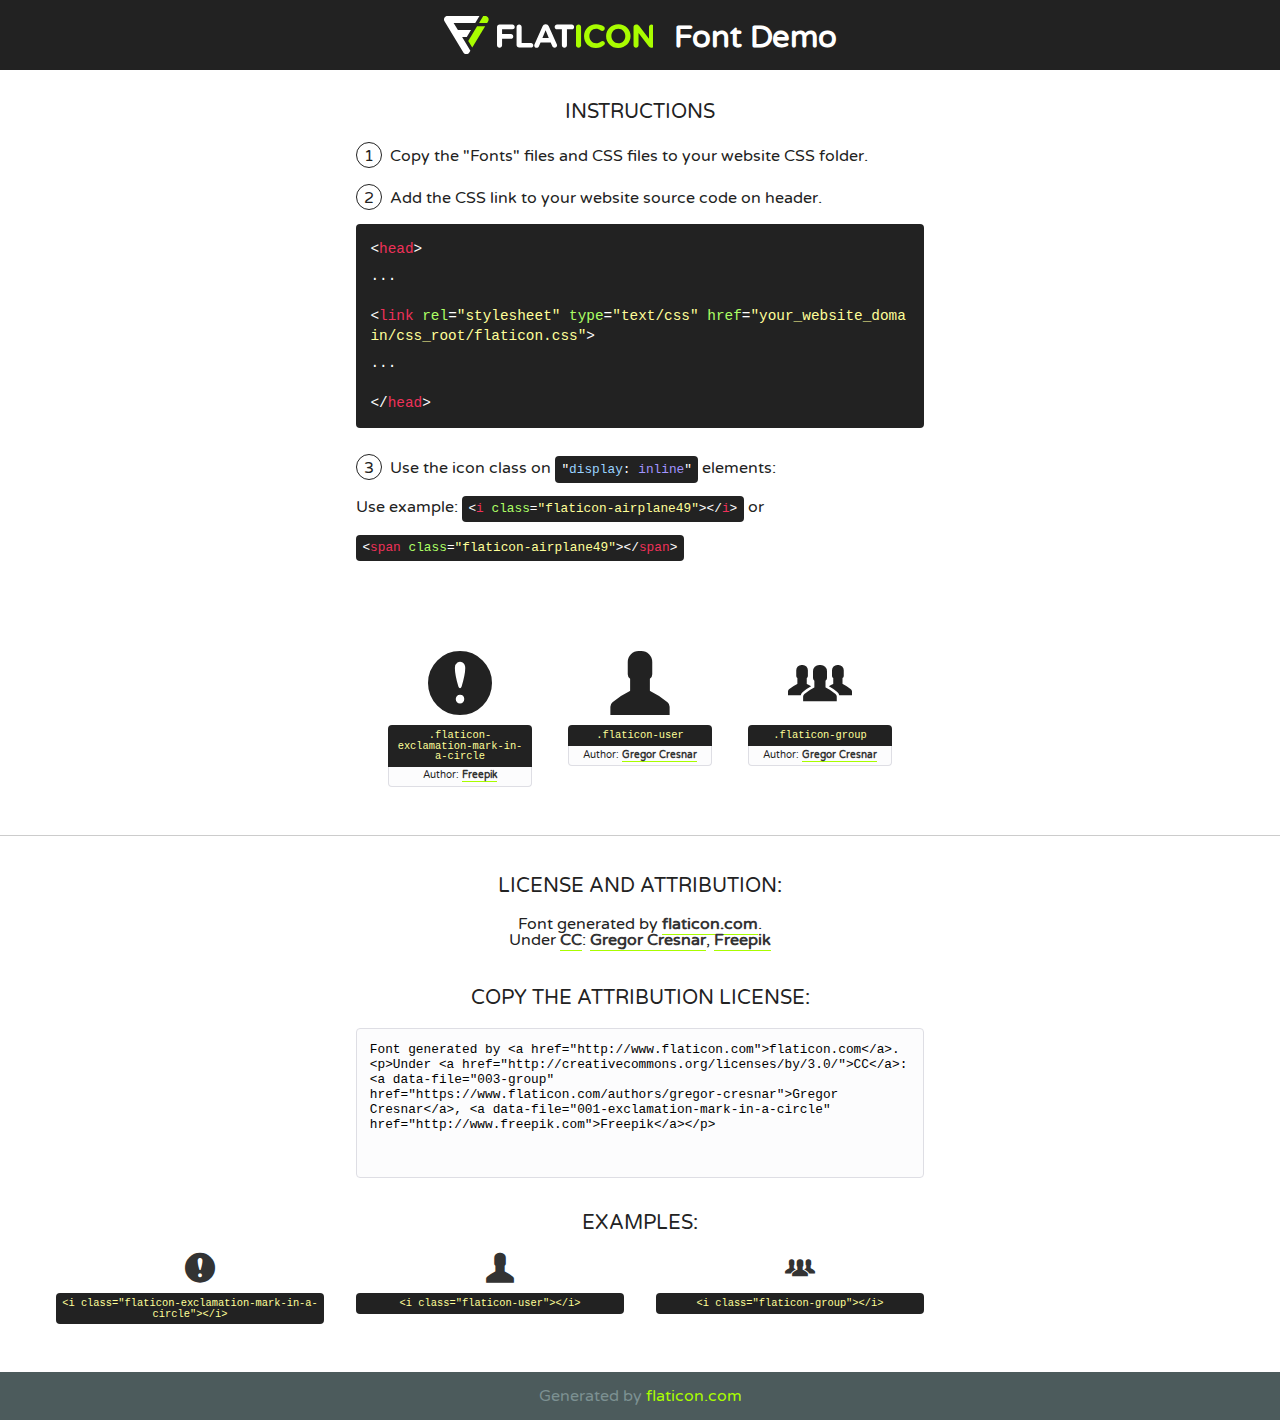
<file: fellowship/icon/flaticon/flaticon.html>
<!DOCTYPE html>
<!--
  Flaticon icon font: Flaticon
  Creation date: 17/12/2017 12:23
-->
<html>
<!DOCTYPE html>
<html>

<head>
    <title>Flaticon WebFont</title>
    <link href="http://fonts.googleapis.com/css?family=Varela+Round" rel="stylesheet" type="text/css" />
    <link rel="stylesheet" type="text/css" href="flaticon.css">
    <meta charset="UTF-8">
    <style>
    html, body, div, span, applet, object, iframe,
    h1, h2, h3, h4, h5, h6, p, blockquote, pre,
    a, abbr, acronym, address, big, cite, code,
    del, dfn, em, img, ins, kbd, q, s, samp,
    small, strike, strong, sub, sup, tt, var,
    b, u, i, center,
    dl, dt, dd, ol, ul, li,
    fieldset, form, label, legend,
    table, caption, tbody, tfoot, thead, tr, th, td,
    article, aside, canvas, details, embed, 
    figure, figcaption, footer, header, hgroup, 
    menu, nav, output, ruby, section, summary,
    time, mark, audio, video {
        margin: 0;
        padding: 0;
        border: 0;
        font-size: 100%;
        font: inherit;
        vertical-align: baseline;
    }
    /* HTML5 display-role reset for older browsers */
    article, aside, details, figcaption, figure, 
    footer, header, hgroup, menu, nav, section {
        display: block;
    }
    body {
        line-height: 1;
    }
    ol, ul {
        list-style: none;
    }
    blockquote, q {
        quotes: none;
    }
    blockquote:before, blockquote:after,
    q:before, q:after {
        content: '';
        content: none;
    }
    table {
        border-collapse: collapse;
        border-spacing: 0;
    }
    body {
        font-family: 'Varela Round', Helvetica, Arial, sans-serif;
        font-size: 16px;
        color: #222;
    }
    a {
        color: #333;
        border-bottom: 1px solid #a9fd00;
        font-weight: bold;
        text-decoration: none;
    }
    * {
        -moz-box-sizing: border-box;
        -webkit-box-sizing: border-box;
        box-sizing: border-box;
        margin: 0;
        padding: 0;
    }
    [class^="flaticon-"]:before, [class*=" flaticon-"]:before, [class^="flaticon-"]:after, [class*=" flaticon-"]:after {
        font-family: Flaticon;
        font-size: 30px;
        font-style: normal;
        margin-left: 20px;
        color: #333;
    }
    .wrapper {
        max-width: 600px;
        margin: auto;
        padding: 0 1em;
    }
    .title {
        font-size: 1.25em;
        text-align: center;
        margin-bottom: 1em;
        text-transform: uppercase;
    }
    header {
        text-align: center;
        background-color: #222;
        color: #fff;
        padding: 1em;
    }
    header .logo {
        width: 210px;
        height: 38px;
        display: inline-block;
        vertical-align: middle;
        margin-right: 1em;
        border: none;
    }
    header strong {
        font-size: 1.95em;
        font-weight: bold;
        vertical-align: middle;
        margin-top: 5px;
        display: inline-block;
    }
    .demo {
        margin: 2em auto;
        line-height: 1.25em;
    }
    .demo ul li {
        margin-bottom: 1em;
    }
    .demo ul li .num {
        color: #222;
        border-radius: 20px;
        display: inline-block;
        width: 26px;
        padding: 3px;
        height: 26px;
        text-align: center;
        margin-right: 0.5em;
        border: 1px solid #222;
    }
    .demo ul li code {
        background-color: #222;
        border-radius: 4px;
        padding: 0.25em 0.5em;
        display: inline-block;
        color: #fff;
        font-family: Consolas,Monaco,Lucida Console,Liberation Mono,DejaVu Sans Mono,Bitstream Vera Sans Mono,Courier New, monospace;
        font-weight: lighter;
        margin-top: 1em;
        font-size: 0.8em;
        word-break: break-all;
    }
    .demo ul li code.big {
        padding: 1em;
        font-size: 0.9em;
    }
    .demo ul li code .red {
        color: #EF3159;
    }
    .demo ul li code .green {
        color: #ACFF65;
    }
    .demo ul li code .yellow {
        color: #FFFF99;
    }
    .demo ul li code .blue {
        color: #99D3FF;
    }
    .demo ul li code .purple {
        color: #A295FF;
    }
    .demo ul li code .dots {
        margin-top: 0.5em;
        display: block;
    }
    #glyphs {
        border-bottom: 1px solid #ccc;
        padding: 2em 0;
        text-align: center;
    }
    .glyph {
        display: inline-block;
        width: 9em;
        margin: 1em;
        text-align: center;
        vertical-align: top;
        background: #FFF;
    }
    .glyph .glyph-icon {
        padding: 10px;
        display: block;
        font-family:"Flaticon";
        font-size: 64px;
        line-height: 1;
    }
    .glyph .glyph-icon:before {
        font-size: 64px;
        color: #222;
        margin-left: 0;
    }
    .class-name {
        font-size: 0.65em;
        background-color: #222;
        color: #fff;
        border-radius: 4px 4px 0 0;
        padding: 0.5em;
        color: #FFFF99;
        font-family: Consolas,Monaco,Lucida Console,Liberation Mono,DejaVu Sans Mono,Bitstream Vera Sans Mono,Courier New, monospace;
    }
    .author-name {
        font-size: 0.6em;
        background-color: #fcfcfd;
        border: 1px solid #DEDEE4;
        border-top: 0;
        border-radius: 0 0 4px 4px;
        padding: 0.5em;
    }
    .class-name:last-child {
        font-size: 10px;
        color:#888;
    }
    .class-name:last-child a {
        font-size: 10px;
        color:#555;
    }
    .class-name:last-child a:hover {
        color:#a9fd00;
    }
    .glyph > input {
        display: block;
        width: 100px;
        margin: 5px auto;
        text-align: center;
        font-size: 12px;
        cursor: text;
    }
    .glyph > input.icon-input {
        font-family:"Flaticon";
        font-size: 16px;
        margin-bottom: 10px;
    }
    .attribution .title {
        margin-top: 2em;
    }
    .attribution textarea {
        background-color: #fcfcfd;
        padding: 1em;
        border: none;
        box-shadow: none;
        border: 1px solid #DEDEE4;
        border-radius: 4px;
        resize: none;
        width: 100%;
        height: 150px;
        font-size: 0.8em;
        font-family: Consolas,Monaco,Lucida Console,Liberation Mono,DejaVu Sans Mono,Bitstream Vera Sans Mono,Courier New, monospace;
        -webkit-appearance: none;
    }
    .iconsuse {
        margin: 2em auto;
        text-align: center;
        max-width: 1200px;
    }
    .iconsuse:after {
        content: '';
        display: table;
        clear: both;
    }
    .iconsuse .image {
        float: left;
        width: 25%;
        padding: 0 1em;
    }
    .iconsuse .image p {
        margin-bottom: 1em;
    }
    .iconsuse .image span {
        display: block;
        font-size: 0.65em;
        background-color: #222;
        color: #fff;
        border-radius: 4px;
        padding: 0.5em;
        color: #FFFF99;
        margin-top: 1em;
        font-family: Consolas,Monaco,Lucida Console,Liberation Mono,DejaVu Sans Mono,Bitstream Vera Sans Mono,Courier New, monospace;
    }
    #footer {
        text-align: center;
        background-color: #4C5B5C;
        color: #7c9192;
        padding: 1em;
    }
    #footer a {
        border: none;
        color: #a9fd00;
        font-weight: normal;
    }
    @media (max-width: 960px) {
        .iconsuse .image {
            width: 50%;
        }
    }
    @media (max-width: 560px) {
        .iconsuse .image {
            width: 100%;
        }
    }
    </style>
</head>

<body class="characters-off">

    <header>
        <a href="http://www.flaticon.com" target="_blank" class="logo">
            <svg version="1.1" xmlns="http://www.w3.org/2000/svg" xmlns:xlink="http://www.w3.org/1999/xlink" xmlns:a="http://ns.adobe.com/AdobeSVGViewerExtensions/3.0/" viewBox="0 0 560.875 102.036" enable-background="new 0 0 560.875 102.036" xml:space="preserve">
                <defs>
                </defs>
                <g>
                    <g class="letters">
                        <path fill="#ffffff" d="M141.596,29.675c0-3.777,2.985-6.767,6.764-6.767h34.438c3.426,0,6.15,2.728,6.15,6.15
                        c0,3.43-2.724,6.149-6.15,6.149h-27.674v13.091h23.719c3.429,0,6.151,2.724,6.151,6.15c0,3.43-2.723,6.149-6.151,6.149h-23.719
                        v17.574c0,3.773-2.986,6.761-6.764,6.761c-3.779,0-6.764-2.989-6.764-6.761V29.675z"></path>
                        <path fill="#ffffff" d="M193.844,29.149c0-3.781,2.985-6.767,6.764-6.767c3.776,0,6.763,2.985,6.763,6.767v42.957h25.039
                        c3.426,0,6.149,2.726,6.149,6.153c0,3.425-2.723,6.15-6.149,6.15h-31.802c-3.779,0-6.764-2.986-6.764-6.768V29.149z"></path>
                        <path fill="#ffffff" d="M241.891,75.71l21.438-48.407c1.492-3.341,4.215-5.357,7.906-5.357h0.792
                        c3.686,0,6.323,2.017,7.815,5.357l21.439,48.407c0.436,0.967,0.701,1.845,0.701,2.723c0,3.602-2.809,6.501-6.414,6.501
                        c-3.161,0-5.269-1.845-6.499-4.655l-4.132-9.661h-27.059l-4.301,10.102c-1.144,2.631-3.426,4.214-6.237,4.214
                        c-3.517,0-6.24-2.81-6.24-6.325C241.1,77.64,241.451,76.677,241.891,75.71z M279.932,58.666l-8.521-20.297l-8.526,20.297H279.932
                        z"></path>
                        <path fill="#ffffff" d="M314.864,35.387H301.86c-3.429,0-6.239-2.813-6.239-6.238c0-3.429,2.811-6.24,6.239-6.24h39.533
                        c3.426,0,6.237,2.811,6.237,6.24c0,3.425-2.811,6.238-6.237,6.238h-13.001v42.785c0,3.773-2.99,6.761-6.764,6.761
                        c-3.779,0-6.764-2.989-6.764-6.761V35.387z"></path>
                        <path fill="#A9FD00" d="M352.615,29.149c0-3.781,2.985-6.767,6.767-6.767c3.774,0,6.761,2.985,6.761,6.767v49.024
                        c0,3.773-2.987,6.761-6.761,6.761c-3.781,0-6.767-2.989-6.767-6.761V29.149z"></path>
                        <path fill="#A9FD00" d="M374.132,53.836v-0.179c0-17.481,13.178-31.801,32.065-31.801c9.22,0,15.459,2.458,20.557,6.238
                        c1.402,1.054,2.637,2.985,2.637,5.357c0,3.692-2.985,6.59-6.681,6.59c-1.845,0-3.071-0.702-4.044-1.319
                        c-3.776-2.813-7.729-4.393-12.562-4.393c-10.364,0-17.831,8.611-17.831,19.154v0.173c0,10.542,7.291,19.329,17.831,19.329
                        c5.715,0,9.492-1.756,13.359-4.834c1.049-0.874,2.458-1.491,4.039-1.491c3.429,0,6.325,2.813,6.325,6.236
                        c0,2.106-1.056,3.78-2.282,4.834c-5.539,4.834-12.036,7.733-21.878,7.733C387.572,85.464,374.132,71.493,374.132,53.836z"></path>
                        <path fill="#A9FD00" d="M433.009,53.836v-0.179c0-17.481,13.79-31.801,32.766-31.801c18.981,0,32.592,14.143,32.592,31.628v0.173
                        c0,17.483-13.785,31.807-32.769,31.807C446.625,85.464,433.009,71.32,433.009,53.836z M484.224,53.836v-0.179
                        c0-10.539-7.725-19.326-18.626-19.326c-10.893,0-18.449,8.611-18.449,19.154v0.173c0,10.542,7.73,19.329,18.626,19.329
                        C476.676,72.986,484.224,64.378,484.224,53.836z"></path>
                        <path fill="#A9FD00" d="M506.233,29.321c0-3.774,2.99-6.763,6.767-6.763h1.401c3.252,0,5.183,1.583,7.029,3.953l26.093,34.265
                        V29.059c0-3.692,2.99-6.677,6.681-6.677c3.683,0,6.671,2.985,6.671,6.677v48.934c0,3.78-2.987,6.765-6.764,6.765h-0.436
                        c-3.257,0-5.188-1.581-7.034-3.953l-27.056-35.492v32.944c0,3.687-2.985,6.676-6.678,6.676c-3.683,0-6.673-2.989-6.673-6.676
                        V29.321z"></path>
                    </g>
                    <g class="insignia">
                        <path fill="#ffffff" d="M48.372,56.137h12.517l11.156-18.537H37.186L25.688,18.539h57.825L94.668,0H9.271
                        C5.925,0,2.842,1.801,1.198,4.716c-1.644,2.907-1.593,6.482,0.134,9.343l50.38,83.501c1.678,2.781,4.689,4.476,7.938,4.476
                        c3.246,0,6.257-1.695,7.935-4.476l2.898-4.804L48.372,56.137z"></path>
                        <g class="i">
                            <path fill="#A9FD00" d="M93.575,18.539h0.031v0.004l21.652,0.004l2.705-4.488c1.727-2.861,1.778-6.436,0.133-9.343
                            C116.454,1.801,113.371,0,110.026,0h-5.294L93.575,18.539z"></path>
                            <polygon fill="#A9FD00" points="88.291,27.356 64.725,66.486 75.519,84.404 109.942,27.356"></polygon>
                        </g>
                    </g>
                </g>
            </svg>
        </a>
        <strong>Font Demo</strong>
    </header>


    <section class="demo wrapper">

        <p class="title">Instructions</p>

        <ul>
            <li>
                <span class="num">1</span>Copy the "Fonts" files and CSS files to your website CSS folder.
            </li>
            <li>
                <span class="num">2</span>Add the CSS link to your website source code on header.
                <code class="big">
                    &lt;<span class="red">head</span>&gt;
                    <br/><span class="dots">...</span>
                    <br/>&lt;<span class="red">link</span> <span class="green">rel</span>=<span class="yellow">"stylesheet"</span> <span class="green">type</span>=<span class="yellow">"text/css"</span> <span class="green">href</span>=<span class="yellow">"your_website_domain/css_root/flaticon.css"</span>&gt;
                    <br/><span class="dots">...</span>
                    <br/>&lt;/<span class="red">head</span>&gt;
                </code>
            </li>

            <li>
                <p>
                    <span class="num">3</span>Use the icon class on <code>"<span class="blue">display</span>:<span class="purple"> inline</span>"</code> elements:
                    <br />
                    Use example: <code>&lt;<span class="red">i</span> <span class="green">class</span>=<span class="yellow">&quot;flaticon-airplane49&quot;</span>&gt;&lt;/<span class="red">i</span>&gt;</code> or <code>&lt;<span class="red">span</span> <span class="green">class</span>=<span class="yellow">&quot;flaticon-airplane49&quot;</span>&gt;&lt;/<span class="red">span</span>&gt;</code>
            </li>
        </ul>

    </section>




   <section id="glyphs">          
    
      
        <div class="glyph"><div class="glyph-icon flaticon-exclamation-mark-in-a-circle"></div>
            <div class="class-name">.flaticon-exclamation-mark-in-a-circle</div>
            <div class="author-name">Author: <a data-file="001-exclamation-mark-in-a-circle" href="http://www.freepik.com">Freepik</a> </div> 
        </div>        
        
        <div class="glyph"><div class="glyph-icon flaticon-user"></div>
            <div class="class-name">.flaticon-user</div>
            <div class="author-name">Author: <a data-file="002-user" href="https://www.flaticon.com/authors/gregor-cresnar">Gregor Cresnar</a> </div> 
        </div>        
        
        <div class="glyph"><div class="glyph-icon flaticon-group"></div>
            <div class="class-name">.flaticon-group</div>
            <div class="author-name">Author: <a data-file="003-group" href="https://www.flaticon.com/authors/gregor-cresnar">Gregor Cresnar</a> </div> 
        </div>        
        

    </section>



    <section class="attribution wrapper"   style="text-align:center;">

      <div class="title">License and attribution:</div><div class="attrDiv">Font generated by <a href="http://www.flaticon.com">flaticon.com</a>. <div><p>Under <a href="http://creativecommons.org/licenses/by/3.0/">CC</a>: <a data-file="003-group" href="https://www.flaticon.com/authors/gregor-cresnar">Gregor Cresnar</a>, <a data-file="001-exclamation-mark-in-a-circle" href="http://www.freepik.com">Freepik</a></p>  </div>
      </div>
      <div class="title">Copy the Attribution License:</div>

    <textarea onclick="this.focus();this.select();">Font generated by &lt;a href=&quot;http://www.flaticon.com&quot;&gt;flaticon.com&lt;/a&gt;. <p>Under <a href="http://creativecommons.org/licenses/by/3.0/">CC</a>: <a data-file="003-group" href="https://www.flaticon.com/authors/gregor-cresnar">Gregor Cresnar</a>, <a data-file="001-exclamation-mark-in-a-circle" href="http://www.freepik.com">Freepik</a></p>  
     </textarea>

    </section>

    <section class="iconsuse">

          <div class="title">Examples:</div>            
             
            <div class="image">
                <p>
                    <i class="glyph-icon flaticon-exclamation-mark-in-a-circle"></i> 
                    <span>&lt;i class=&quot;flaticon-exclamation-mark-in-a-circle&quot;&gt;&lt;/i&gt;</span>
                </p>
            </div>
            
            <div class="image">
                <p>
                    <i class="glyph-icon flaticon-user"></i> 
                    <span>&lt;i class=&quot;flaticon-user&quot;&gt;&lt;/i&gt;</span>
                </p>
            </div>
            
            <div class="image">
                <p>
                    <i class="glyph-icon flaticon-group"></i> 
                    <span>&lt;i class=&quot;flaticon-group&quot;&gt;&lt;/i&gt;</span>
                </p>
            </div>
                       
        </div>
                            
    </section>

<div id="footer">
    <div>Generated by <a href="http://www.flaticon.com">flaticon.com</a>
    </div>
</div>



</body>
</html>
</file>
<file: kung/mobile.css>
@media screen and (max-width: 900px) and (device-max-width: 900px) {
  .main {
    flex-direction: column;
  }

  .player-info,
  .card {
    width: 100%;
  }

  .card {
    width: 100%;
  }

  .player-list {
    order: 2;
  }

  .playing-field {
    order: 1;
  }

  .rules {
    order: 3;
  }

  .player-list,
  .rules {
    max-width: 100%;
  }
}

@media screen and (max-width: 1260px) {
  .main {
    flex-direction: column;
  }
  .player-list {
    order: 2;
  }

  .playing-field {
    order: 1;
  }

  .rules {
    order: 3;
  }
  .player-list,
  .rules {
    max-width: 100%;
  }
}
</file>
<file: fellowship/icon/flaticon/flaticon.css>
/*
  	Flaticon icon font: Flaticon
  	Creation date: 17/12/2017 12:23
  	*/

@font-face {
  font-family: "Flaticon";
  src: url("./Flaticon.eot");
  src: url("./Flaticon.eot?#iefix") format("embedded-opentype"),
       url("./Flaticon.woff") format("woff"),
       url("./Flaticon.ttf") format("truetype"),
       url("./Flaticon.svg#Flaticon") format("svg");
  font-weight: normal;
  font-style: normal;
}

@media screen and (-webkit-min-device-pixel-ratio:0) {
  @font-face {
    font-family: "Flaticon";
    src: url("./Flaticon.svg#Flaticon") format("svg");
  }
}

[class^="flaticon-"]:before, [class*=" flaticon-"]:before,
[class^="flaticon-"]:after, [class*=" flaticon-"]:after {   
  font-family: Flaticon;
        font-size: 20px;
font-style: normal;
margin-left: 20px;
}

.flaticon-exclamation-mark-in-a-circle:before { content: "\f100"; }
.flaticon-user:before { content: "\f101"; }
.flaticon-group:before { content: "\f102"; }
</file>
<file: kung/main.css>
/* http://meyerweb.com/eric/tools/css/reset/ 
   v2.0 | 20110126
   License: none (public domain)
*/

html,
body,
div,
span,
applet,
object,
iframe,
h1,
h2,
h3,
h4,
h5,
h6,
p,
blockquote,
pre,
a,
abbr,
acronym,
address,
big,
cite,
code,
del,
dfn,
em,
img,
ins,
kbd,
q,
s,
samp,
small,
strike,
strong,
sub,
sup,
tt,
var,
b,
u,
i,
center,
dl,
dt,
dd,
ol,
ul,
li,
fieldset,
form,
label,
legend,
table,
caption,
tbody,
tfoot,
thead,
tr,
th,
td,
article,
aside,
canvas,
details,
embed,
figure,
figcaption,
footer,
header,
hgroup,
menu,
nav,
output,
ruby,
section,
summary,
time,
mark,
audio,
video {
  margin: 0;
  padding: 0;
  border: 0;
  font-size: 100%;
  font: inherit;
  vertical-align: baseline;
}
/* HTML5 display-role reset for older browsers */
article,
aside,
details,
figcaption,
figure,
footer,
header,
hgroup,
menu,
nav,
section {
  display: block;
}
body {
  line-height: 1;
}
ol,
ul {
  list-style: none;
}
blockquote,
q {
  quotes: none;
}
blockquote:before,
blockquote:after,
q:before,
q:after {
  content: "";
  content: none;
}
table {
  border-collapse: collapse;
  border-spacing: 0;
}

/* Main CSS*/

html,
body {
  height: 100%;
}

body {
  font-family: "Segoe UI", Tahoma, Geneva, Verdana, sans-serif;
  color: white;
  box-sizing: border-box;
}

input {
  font-family: "Segoe UI", Tahoma, Geneva, Verdana, sans-serif;
  padding: 0.5rem;
  border-radius: 2px;
  border: none;
}

button {
  font-family: "Segoe UI", Tahoma, Geneva, Verdana, sans-serif;
  padding: 0.5rem;
  border: 2px solid transparent;
  border-radius: 2px;
  background-color: white;
  font-weight: bolder;
}

button:hover,
button:active {
  cursor: pointer;
  border-color: #e94560;
}

.main {
  display: flex;
  flex-direction: row;
  min-height: 100%;
  max-width: 100%;
}

.player-list {
  background-color: #16213e;
  flex: 1 0 auto;
  padding: 2rem;
  min-height: 100%;
}

.player-list,
.rules {
  max-width: 320px;
}

.player-list h2,
.playing-field h2,
.rules h2 {
  font-size: 2rem;
  margin-bottom: 3rem;
  color: #e94560;
  font-variant: small-caps;
}

.player {
  font-size: 1.5rem;
  padding: 1rem;
  margin-top: 1rem;
  border: 2px solid #0f3460;
  border-radius: 2px;
  display: flex;
  justify-content: space-between;
}

.player-name {
  color: #e94560;
  padding-right: 1rem;
}

.player-status {
  display: flex;
}

.player-color-0 {
  color: #ff9933;
}

.player-color-1 {
  color: #66ff66;
}

.player-color-2 {
  color: #ffff66;
}

.player-color-3 {
  color: #aaf0d1;
}

.player-color-4 {
  color: #ff6eff;
}

.player-color-5 {
  color: #5946b2;
}

.player-color-6 {
  color: #50bfe6;
}

.player-color-7 {
  color: #ccff00;
}

.player-color-8 {
  color: #ff00cc;
}

.player-color-9 {
  color: #ffcc33;
}

.new-player-input {
  display: flex;
  justify-content: stretch;
  margin-bottom: 2rem;
}

.new-player-input input {
  flex: 1;
  margin-right: 1rem;
}

.delete-button {
  padding: 0 0.25rem;
  border-radius: 50%;
  font-weight: bold;
}

.playing-field {
  padding: 2rem;
  flex: 3 0 auto;
  min-height: 100%;
  background-color: #1a1a2e;
}

.content-center {
  flex-direction: column;
  display: flex;
  align-items: center;
}

.bolder {
  font-weight: bolder;
}

.player-info,
.card {
  margin-bottom: 2rem;
  font-size: 2rem;
  text-align: center;
  min-height: 3.5rem;
  word-break: normal;
}

.card img {
  border: 2px solid transparent;
  border-radius: 16px;
  height: 50vh;
}

.card img:hover,
.card img:active {
  cursor: pointer;
  border-color: #e94560;
}

.rules {
  padding: 2rem;
  flex: 1 0 auto;
  min-height: 100%;
  background-color: #0f3460;
  display: flex;
  flex-direction: column;
}

.rules h3 {
  margin-bottom: 1rem;
}

.rules p {
  margin-bottom: 2rem;
}

.spacing-1 {
  margin-bottom: 1rem;
}

.spacing-2 {
  margin-bottom: 2rem;
}

.visibility-hidden {
  visibility: hidden;
}
</file>
